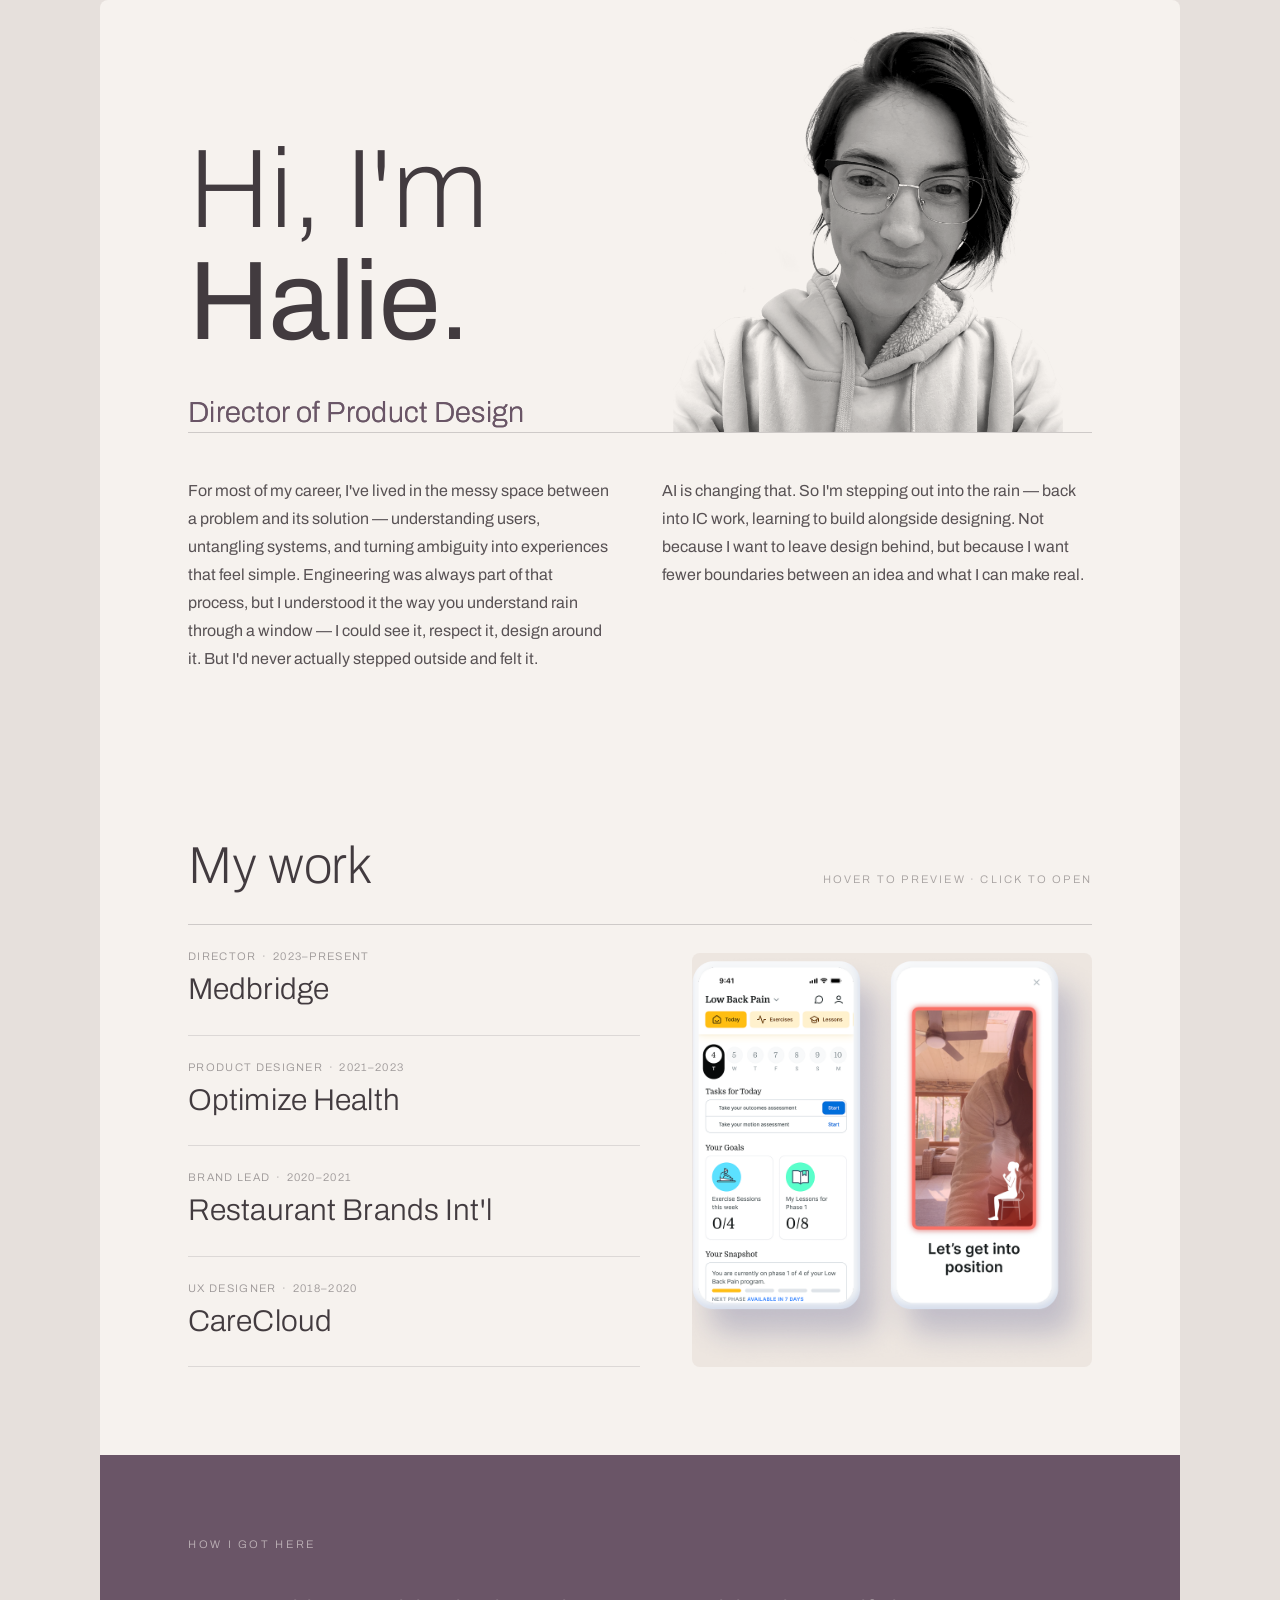
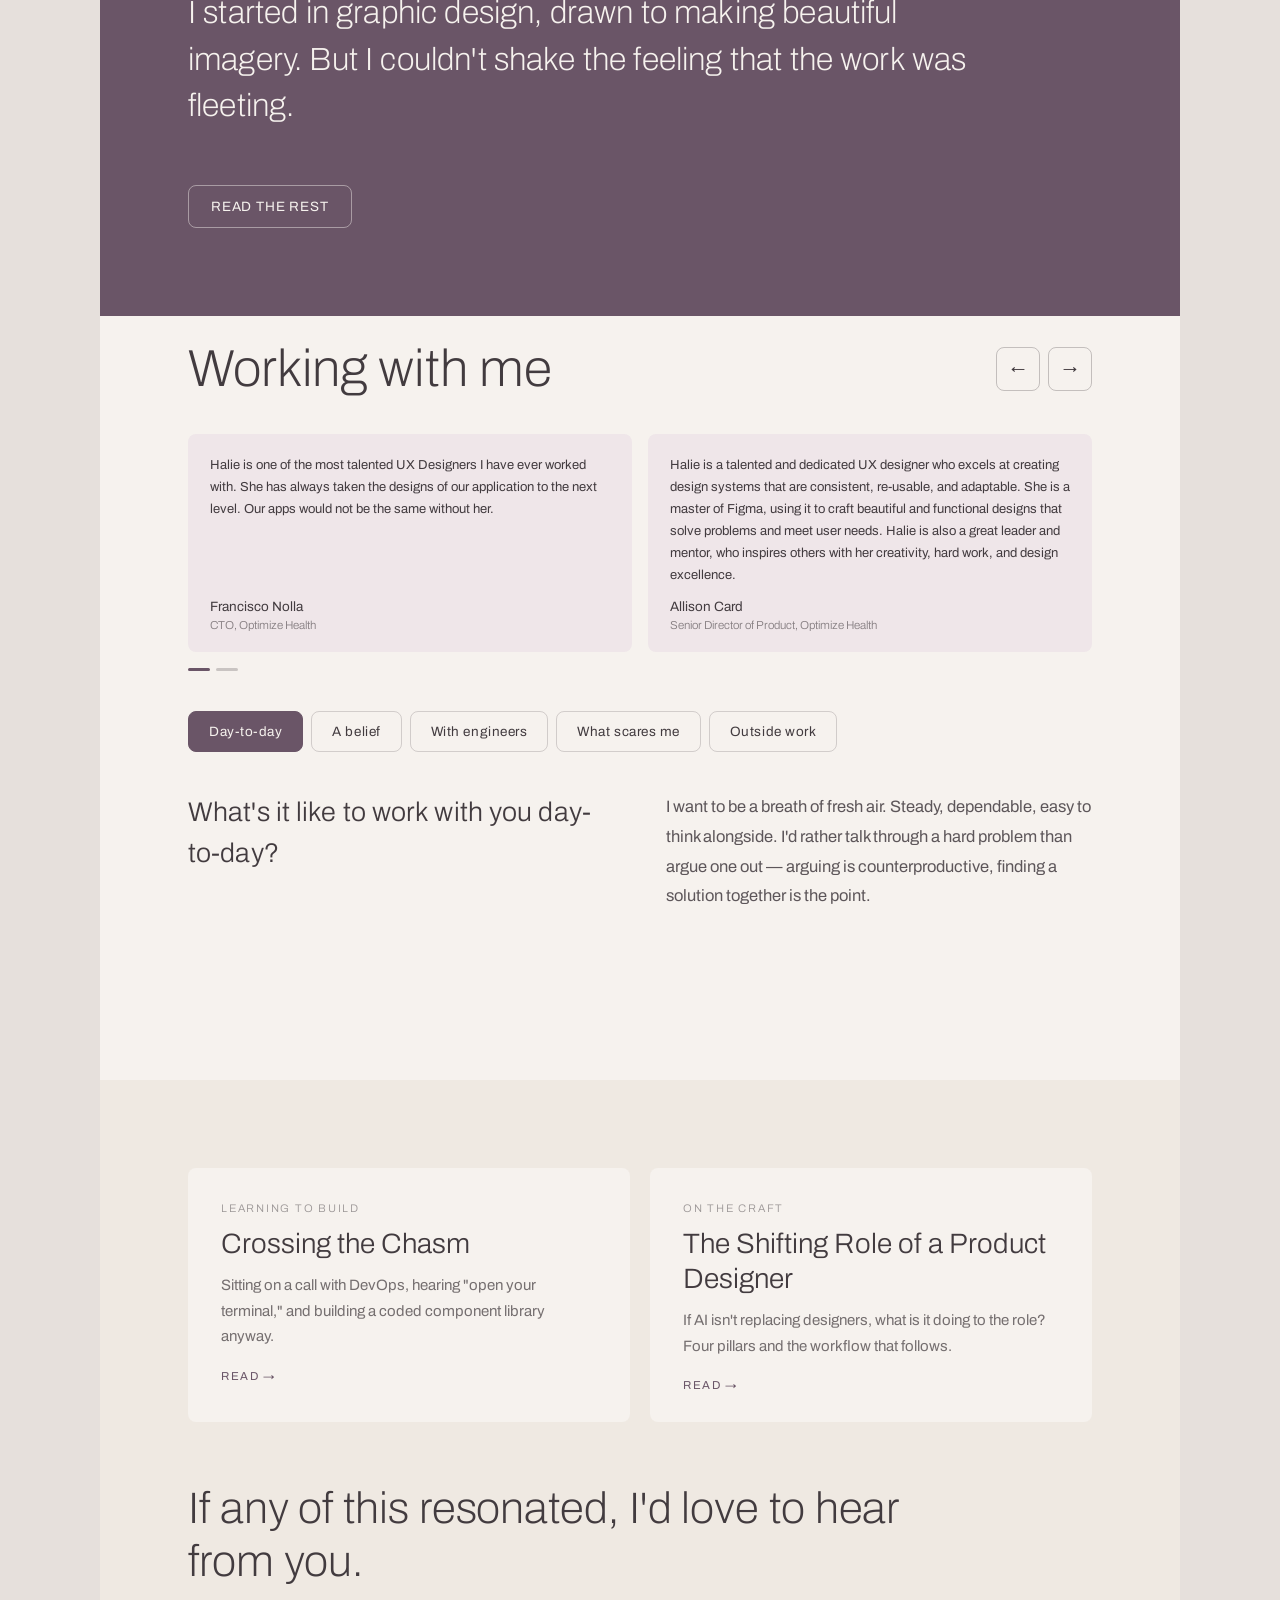
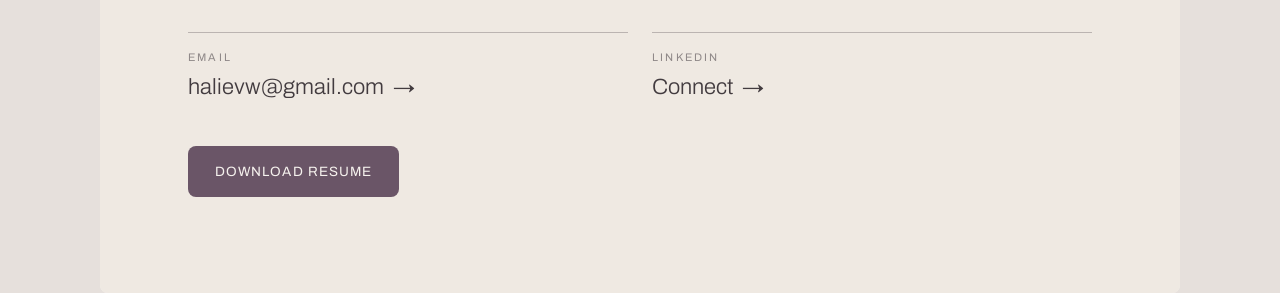
<file: index.html>
<!DOCTYPE html>
<html lang="en">
<head>
<meta charset="utf-8">
<meta name="viewport" content="width=device-width, initial-scale=1">
<title>Halie — Product Designer</title>
<link rel="stylesheet" href="styles.css?v=202609011606">
<style>
@keyframes gSlice{0%{clip-path:inset(0 0 84% 0);transform:translateX(-5px)}20%{clip-path:inset(26% 0 52% 0);transform:translateX(6px)}40%{clip-path:inset(58% 0 20% 0);transform:translateX(-7px)}60%{clip-path:inset(10% 0 72% 0);transform:translateX(4px)}80%{clip-path:inset(76% 0 2% 0);transform:translateX(-3px)}100%{clip-path:inset(0 0 0 0);transform:none}}
@keyframes gGhostA{0%,100%{transform:translate(0,0);clip-path:inset(0 0 0 0)}25%{transform:translate(-4px,-2px);clip-path:inset(0 0 62% 0)}50%{transform:translate(3px,1px);clip-path:inset(44% 0 26% 0)}75%{transform:translate(-2px,2px);clip-path:inset(70% 0 0 0)}}
@keyframes gGhostB{0%,100%{transform:translate(0,0);clip-path:inset(0 0 0 0)}25%{transform:translate(4px,2px);clip-path:inset(56% 0 8% 0)}50%{transform:translate(-3px,-1px);clip-path:inset(6% 0 66% 0)}75%{transform:translate(2px,-2px);clip-path:inset(32% 0 40% 0)}}
@keyframes gFlick{0%,100%{opacity:1}40%{opacity:.45}52%{opacity:1}68%{opacity:.7}}

.glitch { position: relative; display: inline-block; font-size: 29px; line-height: 1.3; letter-spacing: .01em; font-weight: 300; color: var(--plum); }
.glitch .base { position: relative; z-index: 2; display: inline-block; }
.glitch .ghost {
  position: absolute; left: 0; top: 0; z-index: 1;
  pointer-events: none; mix-blend-mode: multiply; opacity: 0;
}
.glitch .ghost-a { color: #c4a7b6; }
.glitch .ghost-b { color: #93a49c; }
.glitch.on .base { animation: gSlice .26s steps(5, end) 3, gFlick .2s steps(3, end) 4; }
.glitch.on .ghost-a { opacity: .95; animation: gGhostA .16s steps(2, end) 5; }
.glitch.on .ghost-b { opacity: .9; animation: gGhostB .19s steps(2, end) 4; }

/* Gradient reveal. The mask is a tall strip: opaque down to (mask height
   − 200px), then feathering to transparent over its last 200px. It starts
   entirely above the box and slides down, so its trailing soft edge sweeps
   through the copy — the first line clears while the last is still dissolving.

   mask-image is never transitioned (it is a discrete property and would snap
   on frame one, collapsing this back to a plain fade). Only mask-position
   animates, in pixels — percentage offsets resolve against
   (box size − mask size), which is negative here and inverts the sweep.

   homepage.js sets mask-size and both mask-position endpoints from the
   measured content height, so max-height lands on the real height and the
   feather clears the last line exactly as the box stops growing. That
   measurement is what keeps this correct on mobile, where the same copy runs
   more than twice as tall. */
.collapse {
  overflow: hidden;
  max-height: 0;
  -webkit-mask-image: linear-gradient(180deg, #000 0px, #000 calc(100% - 200px), transparent 100%);
          mask-image: linear-gradient(180deg, #000 0px, #000 calc(100% - 200px), transparent 100%);
  -webkit-mask-repeat: no-repeat;
          mask-repeat: no-repeat;
  -webkit-mask-size: 100% 700px;
          mask-size: 100% 700px;
  -webkit-mask-position: 0 -700px;
          mask-position: 0 -700px;
  transition: max-height .45s cubic-bezier(.45, 0, .55, 1),
              -webkit-mask-position .45s cubic-bezier(.45, 0, .55, 1),
                      mask-position .45s cubic-bezier(.45, 0, .55, 1);
}
.collapse.open {
  transition: max-height .7s cubic-bezier(.45, 0, .55, 1),
              -webkit-mask-position .7s cubic-bezier(.45, 0, .55, 1),
                      mask-position .7s cubic-bezier(.45, 0, .55, 1);
}
@media (prefers-reduced-motion: reduce) {
  .collapse, .collapse.open { transition-duration: 1ms; }
}

/* ── Hero ──────────────────────────────────────────────────────────────── */
.hero {
  display: grid;
  grid-template-columns: 1fr 430px;
  gap: 40px;
  align-items: end;
  padding: 0 90px 0 var(--gutter);
}
.hero-copy { padding: 72px 0 0; }
.hero-title {
  margin: 0;
  font-size: 112px;
  line-height: 1;
  letter-spacing: -.005em;
  font-weight: 200;
  color: var(--charcoal);
}
.hero-title span { font-weight: 400; }
.hero-sub { margin: 36px 0 0; min-height: 38px; }
.hero-portrait { width: 100%; height: auto; mix-blend-mode: multiply; }

.gutter { padding: 0 var(--gutter); }

.intro-cols {
  display: grid;
  grid-template-columns: 1fr 1fr;
  gap: 48px;
  max-width: 900px;
  padding: 44px 0 84px;
}
.intro-cols p { margin: 0; font-size: 16px; line-height: 1.75; color: rgba(66, 59, 63, .88); }

/* ── Sections ──────────────────────────────────────────────────────────── */
.sect { padding: 80px var(--gutter) 88px; }
.sect--qa { padding: 24px var(--gutter) 88px; }

.panel-plum { background: var(--plum); padding: 84px var(--gutter) 88px; }
.eyebrow-light {
  font: 300 11px/1 Archivo, sans-serif;
  letter-spacing: .24em;
  text-transform: uppercase;
  color: rgba(246, 242, 238, .6);
  margin-bottom: 40px;
}
.panel-lede {
  margin: 0 0 30px; max-width: 25em;
  font-size: 32px; line-height: 1.45; letter-spacing: .005em;
  font-weight: 200; color: var(--oat);
}
.panel-body { margin: 0 0 18px; max-width: 44em; font-size: 16px; line-height: 1.8; color: rgba(246, 242, 238, .8); }
.panel-body:last-child { margin-bottom: 0; }

.btn-outline-light {
  margin-top: 26px; padding: 13px 22px; border-radius: var(--radius);
  background: transparent; border: 1px solid rgba(246, 242, 238, .45);
  color: var(--oat); cursor: pointer; font-family: Archivo, sans-serif;
  font-weight: 400; font-size: 13.5px; letter-spacing: .06em; text-transform: uppercase;
}
.btn-outline-light:hover { background: var(--oat); color: var(--plum); border-color: var(--oat); }

.h2 { margin: 0; font-size: 52px; line-height: 1.1; letter-spacing: -.002em; font-weight: 200; color: var(--charcoal); }
.sect-head { display: flex; align-items: baseline; justify-content: space-between; gap: 16px; margin-bottom: 10px; }
.sect-head--mb36 { margin-bottom: 36px; align-items: center; }
.hint { font: 300 11px/1 Archivo, sans-serif; letter-spacing: .2em; text-transform: uppercase; color: rgba(66, 59, 63, .45); }

/* ── The work ──────────────────────────────────────────────────────────── */
/* minmax(0, …) on both tracks so neither refuses to shrink. With a plain
   1fr the left column floors at its content's minimum and shoves the fixed
   400px preview past the right gutter at tablet widths. */
.work-grid { display: grid; grid-template-columns: minmax(0, 1fr) minmax(0, 400px); gap: 52px; align-items: stretch; }
.work-row {
  display: flex; flex-direction: column; align-items: flex-start; gap: 9px;
  padding: 26px 0; border-bottom: 1px solid rgba(66, 59, 63, .14); text-decoration: none;
  transition: background .18s ease;
}
/* The nudge moves the text, not the box. padding-left relayouts the row,
   which can rewrap a name, change the list height, resize the stretched
   preview panel and re-crop its cover background — so the image appears to
   jump when only the text was meant to slide. transform is painted, not
   laid out, so nothing downstream can move. */
.work-row:hover, .work-row:focus-visible {
  background: var(--rose); border-radius: 8px;
  /* The 14%-opacity hairline vanishes once it is drawn along the bottom of a
     rose-filled, rounded box, so hovering would silently delete a rule and
     break the list's rhythm. Darkened just enough to survive the tint. */
  border-bottom-color: rgba(66, 59, 63, .3);
}
.work-row .meta, .work-row .name { transition: transform .18s ease; }
.work-row:hover .meta, .work-row:hover .name,
.work-row:focus-visible .meta, .work-row:focus-visible .name { transform: translateX(14px); }
.work-row .name { font-size: 30px; line-height: 1.25; letter-spacing: .004em; font-weight: 300; color: var(--charcoal); }
.work-row .meta {
  font: 300 11px/1 Archivo, sans-serif; letter-spacing: .12em; text-transform: uppercase;
  color: rgba(66, 59, 63, .5); white-space: nowrap;
}
/* Drawn rather than typed, so the two halves can be split onto separate lines
   without a stray middot ending up on one of them. */
.work-row .yr::before { content: '·'; padding: 0 .5em; }
/* Each row carries its own thumbnail for mobile, where there is no room for
   a shared hover panel. Desktop keeps the panel and hides these. */
.work-thumb { display: none; }
.work-preview-wrap { margin-top: 28px; display: flex; }
#work-preview { width: 100%; flex: 1 1 auto; border-radius: var(--radius); background: #ede6e0 center/cover no-repeat; }


/* ── Working with me ───────────────────────────────────────────────────── */
.quote-grid { display: grid; grid-template-columns: 1fr 1fr; gap: 16px; align-items: stretch; }
.quote-card {
  margin: 0; background: var(--rose); border-radius: var(--radius);
  padding: 20px 22px 18px; display: flex; flex-direction: column; gap: 12px; min-height: 150px;
}
.quote-card blockquote { margin: 0; flex: 1 1 auto; font-size: 13px; line-height: 1.7; color: var(--charcoal); }
.quote-card .qname { font-size: 13.5px; line-height: 1.4; color: var(--charcoal); }
.quote-card .qrole { font: 300 11.5px/1.5 Archivo, sans-serif; color: rgba(66, 59, 63, .62); }
.dots { display: flex; gap: 6px; margin-top: 16px; }
.dot {
  position: relative;
  width: 22px; height: 3px; border: 0; border-radius: 2px; cursor: pointer; padding: 0;
  background: rgba(66, 59, 63, .25); transition: background .2s ease;
}
.dot[aria-selected="true"] { background: var(--plum); }
/* The dot reads as a 3px pill but has to be tappable, so the hit area is
   expanded to the 44pt minimum without changing what is drawn. */
.dot::after {
  content: ''; position: absolute; left: 0; right: 0;
  top: 50%; transform: translateY(-50%); height: 44px;
}

.pill {
  flex: none; white-space: nowrap;
  padding: 12px 20px; border-radius: var(--radius); cursor: pointer;
  font-family: Archivo, sans-serif; font-weight: 400; font-size: 13.5px; letter-spacing: .04em;
  border: 1px solid rgba(66, 59, 63, .2); background: transparent; color: var(--charcoal);
  transition: all .2s ease;
}
.pill[aria-selected="true"] { border-color: var(--plum); background: var(--plum); color: var(--oat); }
.pill-row { display: flex; flex-wrap: wrap; gap: 8px; margin-bottom: 40px; }

/* min-height holds the section steady as answers of different lengths swap
   in. Without align-content:start the auto rows absorb that slack by
   stretching, which pads a variable amount of empty space under the question
   — the shorter the question, the bigger the gap. Pinning both axes to start
   keeps the headline-to-copy distance at exactly the row gap and lets the
   leftover space collect at the bottom instead. */
.qa-grid {
  display: grid; grid-template-columns: 1fr 1fr; gap: 52px; min-height: 200px;
  align-content: start; align-items: start;
}
.qa-question { margin: 0; font-size: 27px; line-height: 1.5; letter-spacing: .004em; font-weight: 300; color: var(--charcoal); }
.qa-answer { margin: 0; font-size: 16.5px; line-height: 1.8; color: rgba(66, 59, 63, .85); }
.qa-note { margin: 18px 0 0; font: 300 10.5px/1.5 Archivo, sans-serif; letter-spacing: .1em; text-transform: uppercase; color: rgba(66, 59, 63, .4); }

/* Tablet and below: a single quote, full width. Wider cards mean fewer
   lines per quote, so the section keeps less vertical space. */
@media (max-width: 1024px) {
  .quote-grid { grid-template-columns: 1fr; gap: 0; }
  .quote-card--second { display: none; }
  .work-grid { gap: 32px; }
}

/* The band where the two-column layout is still on but the left column has
   run out of room. Measured: the widest meta is a 217px nowrap string, and
   the list column drops to 212px at 820px wide and 132px at 740px — so the
   role and years spill out under the preview panel. The years move to their
   own line, and the preview gives up some width so the names stop being
   squeezed into a ribbon. */
@media (max-width: 900px) {
  .work-grid { grid-template-columns: minmax(0, 1fr) minmax(0, 280px); }
  .work-row .meta { display: flex; flex-direction: column; gap: 5px; }
  .work-row .yr::before { content: none; }
  .work-row .name { font-size: 26px; }
}

/* ── Mobile — 390pt target ─────────────────────────────────────────────── */
@media (max-width: 720px) {
  /* Hero type sits above the portrait and overlaps its top edge. The overlap
     is load-bearing for this layout, not decoration — hence the explicit
     stacking order, without which the positioned portrait would paint over
     the static type. The portrait cancels the gutter so it can run 78% wide
     off the right edge, as the design has it. */
  .hero { display: block; padding: 40px var(--gutter) 0; }
  .hero-copy { padding: 0; position: relative; z-index: 2; pointer-events: none; }
  .hero-title { font-size: 52px; line-height: 1.02; }
  .hero-sub { margin: 20px 0 0; min-height: 26px; }
  .glitch { font-size: 20px; }
  .hero-portrait-wrap {
    position: relative; z-index: 1;
    margin: -56px calc(-1 * var(--gutter)) 0;
  }
  .hero-portrait { width: 78%; margin-left: auto; }

  .intro-cols { display: flex; flex-direction: column; gap: 18px; padding: 28px 0 48px; max-width: none; }
  .intro-cols p { font-size: 15.5px; }

  .sect { padding: 48px var(--gutter) 52px; }
  .sect--qa { padding: 24px var(--gutter) 52px; }

  .panel-plum { padding: 48px var(--gutter) 52px; }
  .eyebrow-light { font-size: 10.5px; margin-bottom: 26px; }
  .panel-lede { font-size: 23px; margin-bottom: 24px; max-width: none; }
  .panel-body { font-size: 15px; margin-bottom: 16px; max-width: none; }
  .btn-outline-light { width: 100%; min-height: 48px; margin-top: 22px; font-size: 13px; }

  .h2 { font-size: 34px; }
  .sect-head { margin-bottom: 24px; align-items: center; }
  .hint { display: none; }

  /* One column, and every row carries its own thumbnail instead of the
     shared hover panel — there is no hover on a phone. */
  .work-grid { display: block; }
  .work-preview-wrap { display: none; }
  .work-row {
    display: block; padding: 20px 0;
    border-top: 1px solid rgba(66, 59, 63, .14); border-bottom: 0;
  }
  .work-row:last-child { border-bottom: 1px solid rgba(66, 59, 63, .14); }
  .work-row:hover, .work-row:focus-visible { border-radius: 0; }
  .work-row:hover .meta, .work-row:hover .name,
  .work-row:focus-visible .meta, .work-row:focus-visible .name { transform: none; }
  /* Full width again here, so the single line fits and is tidier. */
  .work-row .meta { display: block; font-size: 10.5px; letter-spacing: .14em; margin-bottom: 8px; }
  .work-row .yr::before { content: '·'; padding: 0 .5em; }
  .work-row .name { display: block; font-size: 24px; line-height: 1.2; margin-bottom: 14px; }
  .work-thumb { display: block; width: 100%; height: 150px; object-fit: cover; border-radius: var(--radius); }
  .work-thumb--contain { object-fit: contain; background: var(--oat-banner); }

  /* Stacked in the footer; no carousel now that the section header and its
     arrow pair are gone. */

  /* One quote at a time, four dots. */
  .quote-grid { grid-template-columns: 1fr; gap: 0; }
  .quote-card { padding: 22px 22px 20px; min-height: 190px; gap: 14px; }
  .quote-card blockquote { font-size: 13.5px; line-height: 1.75; }
  .quote-card .qname { font-size: 14px; }
  .quote-card .qrole { font-size: 12px; }
  .dots { margin-top: 14px; margin-bottom: 34px; }
  .dot { width: 20px; }

  /* Pills scroll horizontally rather than wrapping. */
  .pill-row {
    flex-wrap: nowrap; overflow-x: auto; padding-bottom: 4px; margin-bottom: 28px;
    scrollbar-width: none; -ms-overflow-style: none;
  }
  .pill-row::-webkit-scrollbar { display: none; }
  .pill { min-height: 44px; padding: 12px 18px; font-size: 13px; }

  .qa-grid { grid-template-columns: 1fr; gap: 18px; min-height: 280px; }
  .qa-question { font-size: 21px; line-height: 1.4; }
  .qa-answer { font-size: 15.5px; }
}
</style>
</head>
<body>

<main class="page">

  <header class="hero">
    <div class="hero-copy">
      <h1 class="hero-title">Hi, I'm<br><span>Halie.</span></h1>
      <div class="hero-sub">
        <span class="glitch" id="glitch">
          <span class="base">Director of Product Design</span>
          <span class="ghost ghost-a" aria-hidden="true">Director of Product Design</span>
          <span class="ghost ghost-b" aria-hidden="true">Director of Product Design</span>
        </span>
      </div>
    </div>
    <div class="hero-portrait-wrap">
      <img class="hero-portrait" src="assets/halie-portrait.png" alt="Halie">
    </div>
  </header>

  <div class="gutter">
    <hr class="rule" style="background:rgba(66,59,63,.22)">
    <div class="intro-cols">
      <p>For most of my career, I've lived in the messy space between a problem and its solution — understanding users, untangling systems, and turning ambiguity into experiences that feel simple. Engineering was always part of that process, but I understood it the way you understand rain through a window — I could see it, respect it, design around it. But I'd never actually stepped outside and felt it.</p>
      <p>AI is changing that. So I'm stepping out into the rain — back into IC work, learning to build alongside designing. Not because I want to leave design behind, but because I want fewer boundaries between an idea and what I can make real.</p>
    </div>
  </div>


  <section class="sect">
    <div class="sect-head">
      <h2 class="h2">My work</h2>
      <span class="hint">hover to preview · click to open</span>
    </div>
    <hr class="rule" style="background:rgba(66,59,63,.22);margin:30px 0 0">
    <div class="work-grid">
      <!-- Reverse chronological — newest first — at every width. -->
      <div id="work-list">
        <a href="medbridge.html" class="work-row" data-work="3">
          <span class="meta"><span class="role">Director</span><span class="yr">2023–Present</span></span>
          <span class="name">Medbridge</span>
          <img class="work-thumb work-thumb--contain" src="uploads/assets-1787975245904-t1i7.png" alt="Medbridge Pathways mobile screens">
        </a>
        <a href="optimize-health.html" class="work-row" data-work="2">
          <span class="meta"><span class="role">Product Designer</span><span class="yr">2021–2023</span></span>
          <span class="name">Optimize Health</span>
          <img class="work-thumb" src="uploads/assets-1787975017498-jzsn.webp" alt="Optimize Health patient list on a laptop">
        </a>
        <a href="rbi.html" class="work-row" data-work="1">
          <span class="meta"><span class="role">Brand Lead</span><span class="yr">2020–2021</span></span>
          <span class="name">Restaurant Brands Int'l</span>
          <img class="work-thumb" src="uploads/assets-1787974993322-50lf.avif" alt="RBI brand app screens">
        </a>
        <a href="carecloud.html" class="work-row" data-work="0">
          <span class="meta"><span class="role">UX Designer</span><span class="yr">2018–2020</span></span>
          <span class="name">CareCloud</span>
          <img class="work-thumb" src="uploads/assets-1787974982619-ut64.webp" alt="CareCloud analytics dashboard on a tablet">
        </a>
      </div>
      <div class="work-preview-wrap">
        <div id="work-preview" role="img" aria-label="Selected work preview"></div>
      </div>
    </div>
  </section>

  <section class="panel-plum">
    <div class="eyebrow-light">How I got here</div>
    <p class="panel-lede">I started in graphic design, drawn to making beautiful imagery. But I couldn't shake the feeling that the work was fleeting.</p>
    <div class="collapse" id="bio-more">
      <p class="panel-body">Once it was seen, it was done. Beauty and trends came and went, and each piece served its purpose once and disappeared.</p>
      <p class="panel-body">Then I was hired as a UX designer at CareCloud, and I had no idea what I was doing. I'd been thrown into the deep end of something far more complex than I'd ever touched. Turns out, I was a good swimmer. Healthcare product design didn't feel fleeting — it felt like something I could actually build on, and I fell for it fast.</p>
      <p class="panel-body">From there: RBI, Optimize Health, and eventually Medbridge, where I stepped into management — not because I sought it out, but because someone believed I was ready before I did. Three and a half years later, I've got a small, mighty team. And for the last nine months, we've been figuring out what "design engineer" even means — building our own component library, shipping front-end code alongside engineering, closing the gap handoff usually creates.</p>
      <p class="panel-body">Which is what brought me back here. Ready to be an IC again, right as this shift is happening.</p>
    </div>
    <button id="bio-toggle" class="btn-outline-light" aria-expanded="false" aria-controls="bio-more">Read the rest</button>
  </section>


  <section class="sect--qa">
    <div class="sect-head sect-head--mb36">
      <h2 class="h2">Working with me</h2>
      <div style="display:flex;gap:8px;flex:none">
        <button class="arrow-btn" id="quote-prev" aria-label="Previous quote">&larr;</button>
        <button class="arrow-btn" id="quote-next" aria-label="Next quote">&rarr;</button>
      </div>
    </div>

    <div style="margin:0 0 40px">
      <div class="quote-grid">
        <figure class="quote-card">
          <blockquote data-quote-text="0"></blockquote>
          <figcaption>
            <div class="qname" data-quote-name="0"></div>
            <div class="qrole" data-quote-role="0"></div>
          </figcaption>
        </figure>
        <figure class="quote-card quote-card--second">
          <blockquote data-quote-text="1"></blockquote>
          <figcaption>
            <div class="qname" data-quote-name="1"></div>
            <div class="qrole" data-quote-role="1"></div>
          </figcaption>
        </figure>
      </div>
      <div class="dots" id="quote-dots"></div>
    </div>

    <div class="pill-row" id="qa-tabs" role="tablist">
      <button class="pill" role="tab" data-tab="0">Day-to-day</button>
      <button class="pill" role="tab" data-tab="1">A belief</button>
      <button class="pill" role="tab" data-tab="2">With engineers</button>
      <button class="pill" role="tab" data-tab="3">What scares me</button>
      <button class="pill" role="tab" data-tab="4">Outside work</button>
    </div>
    <div class="qa-grid">
      <p class="qa-question" id="qa-question"></p>
      <div>
        <p class="qa-answer" id="qa-answer"></p>
        <p class="qa-note" id="qa-note"></p>
      </div>
    </div>
  </section>

  <section class="contact">
    <div class="writing-grid">
      <a href="crossing-the-chasm.html" class="writing-card">
        <span class="kicker">Learning to build</span>
        <span class="title">Crossing the Chasm</span>
        <span class="summary">Sitting on a call with DevOps, hearing "open your terminal," and building a coded component library anyway.</span>
        <span class="more">Read &rarr;</span>
      </a>
      <a href="shifting-role.html" class="writing-card">
        <span class="kicker">On the craft</span>
        <span class="title">The Shifting Role of a Product Designer</span>
        <span class="summary">If AI isn't replacing designers, what is it doing to the role? Four pillars and the workflow that follows.</span>
        <span class="more">Read &rarr;</span>
      </a>
    </div>

    <h2>If any of this resonated, I'd love to hear from you.</h2>
    <div class="contact-grid">
      <a href="mailto:halievw@gmail.com?subject=Let%E2%80%99s%20Connect" class="contact-item">
        <span class="label">Email</span>
        <span class="value">halievw@gmail.com</span>
      </a>
      <a href="https://www.linkedin.com/in/haliestrike/" class="contact-item" target="_blank" rel="noopener noreferrer">
        <span class="label">LinkedIn</span>
        <span class="value">Connect</span>
      </a>
    </div>
    <div class="contact-actions">
      <a href="HalieStrike_Resume.pdf" class="btn btn-primary" download>Download resume</a>
    </div>
  </section>

</main>

<script src="homepage.js?v=202609011606"></script>
</body>
</html>
</file>
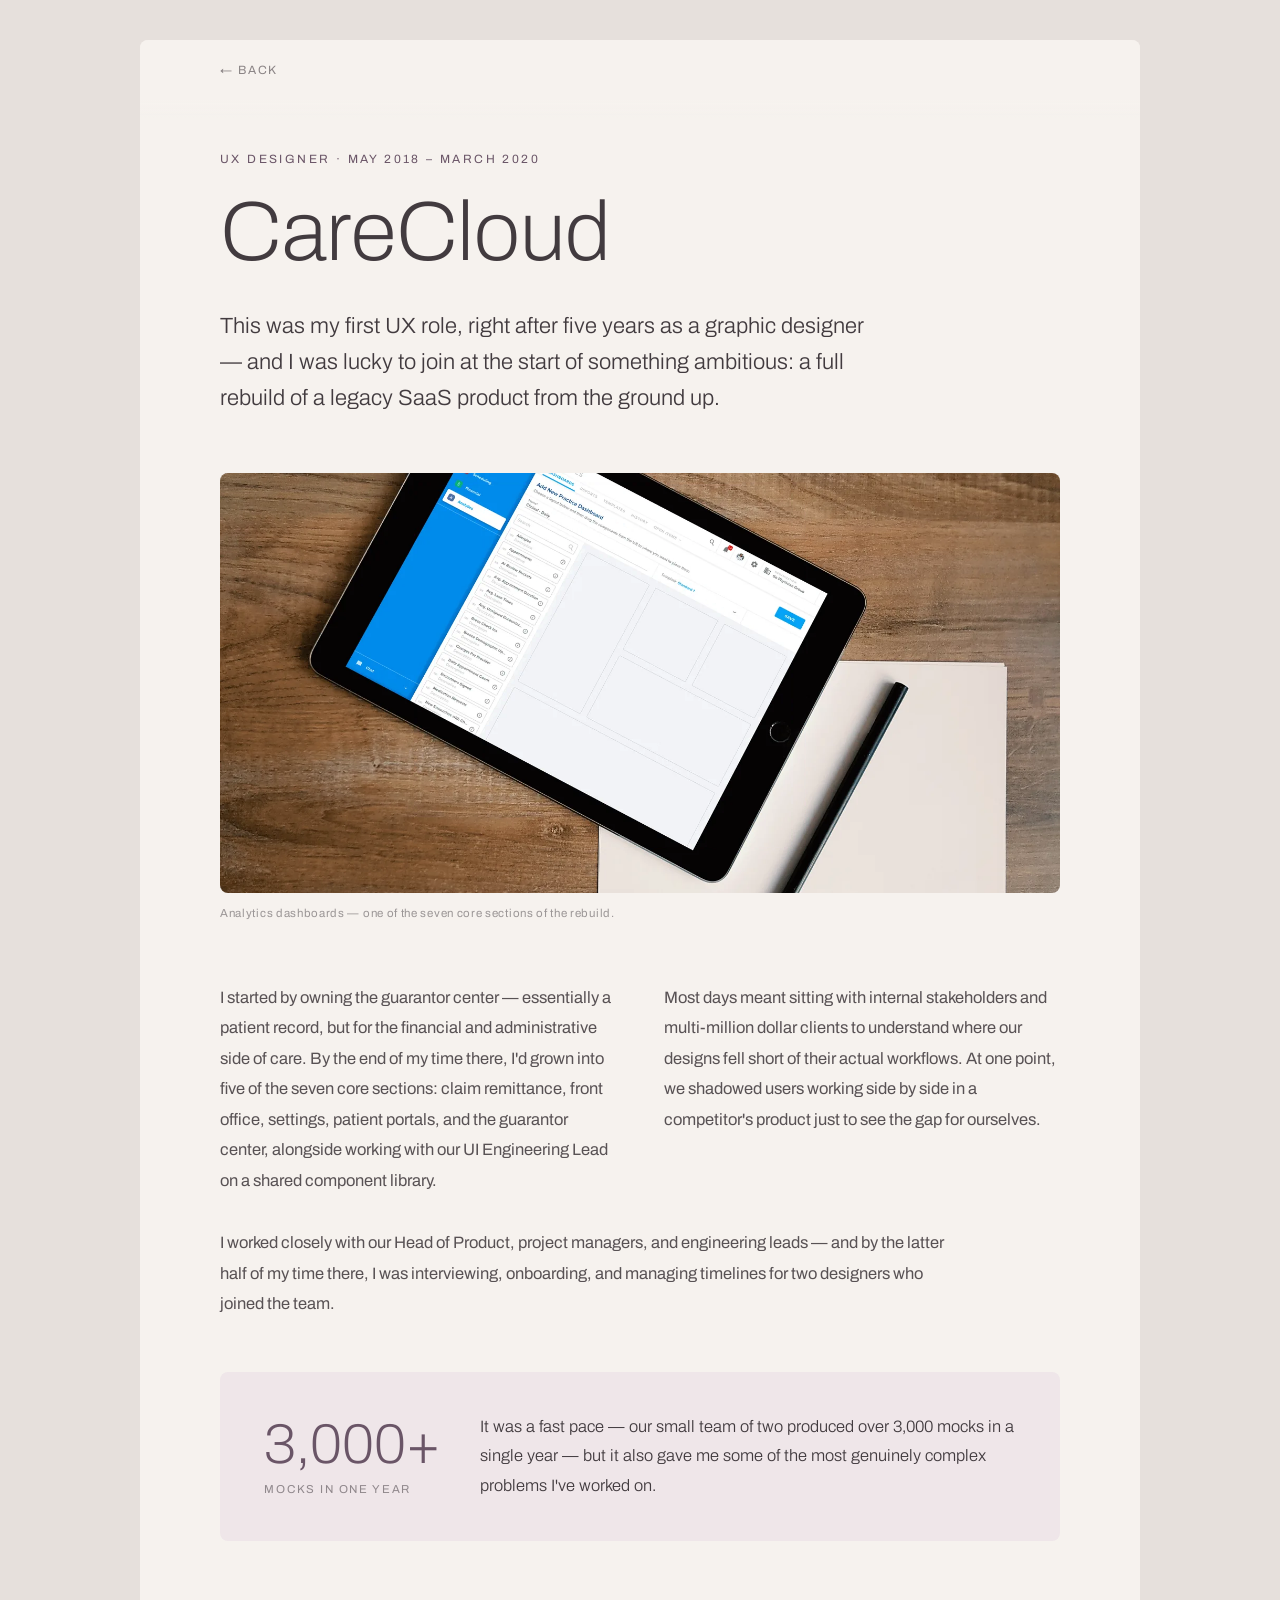
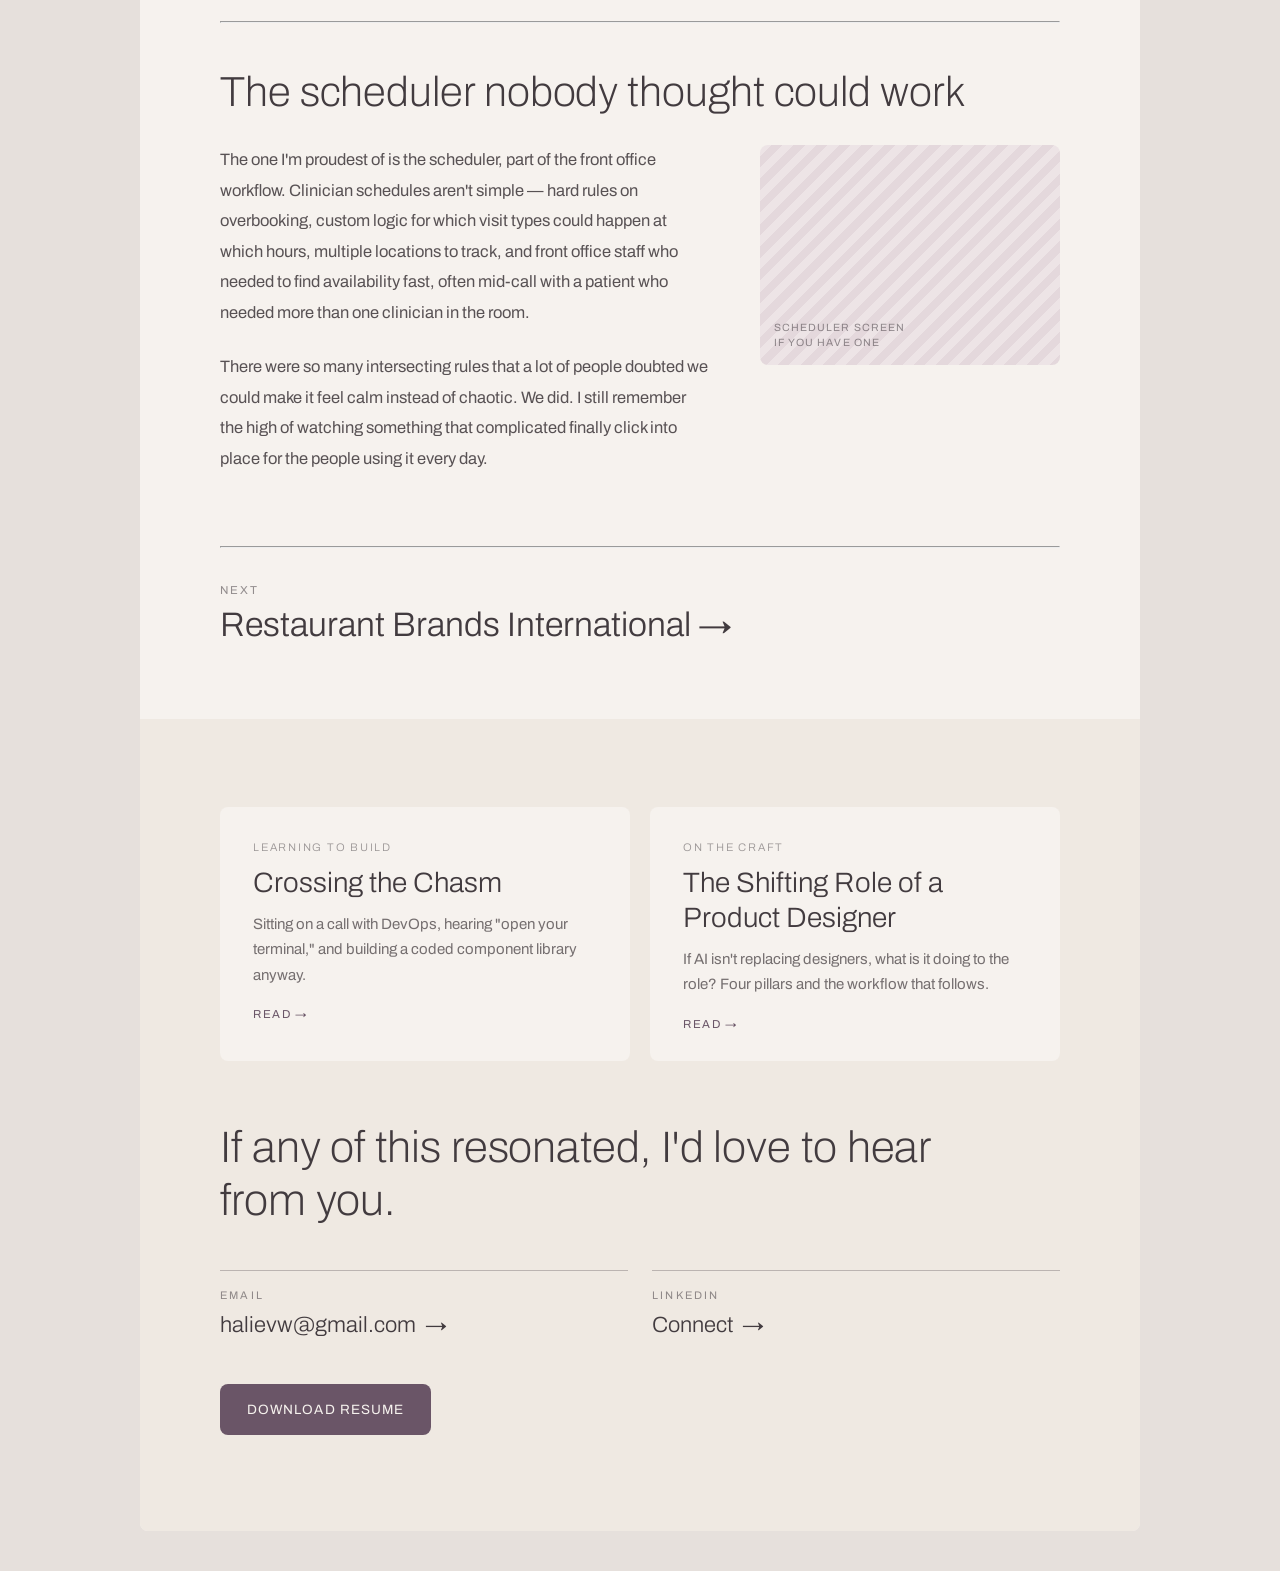
<file: carecloud.html>
<!DOCTYPE html>
<html lang="en">
<head>
<meta charset="utf-8">
<meta name="viewport" content="width=device-width, initial-scale=1">
<title>CareCloud — Halie</title>
<link rel="stylesheet" href="styles.css?v=202609011606">
<style>
.pill {
  padding: 12px 20px; border-radius: 8px; cursor: pointer;
  font-family: Archivo, sans-serif; font-weight: 400; font-size: 13.5px; letter-spacing: .04em;
  border: 1px solid rgba(66,59,63,.2); background: transparent; color: var(--charcoal);
  transition: all .2s ease;
}
.pill[aria-selected="true"] { border-color: var(--plum); background: var(--plum); color: var(--oat); }

.nav-btn {
  width: 34px; height: 34px; border-radius: 8px; border: 1px solid rgba(66,59,63,.28);
  background: transparent; color: var(--charcoal); cursor: pointer;
  font-family: Archivo, sans-serif; font-size: 14px; line-height: 1;
}
.nav-btn:hover { background: var(--plum); color: var(--oat); border-color: var(--plum); }

.role-line {
  font: 400 12px Archivo, sans-serif; letter-spacing: .2em; text-transform: uppercase;
  color: var(--plum); margin-bottom: 24px;
}
.lede { margin: 0; max-width: 30em; font-size: 22px; line-height: 1.65; font-weight: 300; color: var(--charcoal); }
.body-copy { margin: 0; font-size: 16.5px; line-height: 1.85; color: rgba(66,59,63,.88); }
.caption { margin: 14px 0 0; font: 400 11.5px Archivo, sans-serif; letter-spacing: .06em; color: rgba(66,59,63,.5); }
.section-h2 { margin: 0 0 28px; max-width: 22em; font-size: 42px; line-height: 1.2; letter-spacing: -.002em; font-weight: 200; color: var(--charcoal); }
.chapter-label { font: 400 11.5px Archivo, sans-serif; letter-spacing: .2em; text-transform: uppercase; color: rgba(66,59,63,.5); margin-bottom: 18px; }

.cs-title { margin: 0 0 32px; font-size: 84px; line-height: 1.02; letter-spacing: -.004em; font-weight: 200; color: var(--charcoal); }
.two-col { display: grid; grid-template-columns: 1fr 1fr; gap: 48px; }
.copy-aside { display: grid; grid-template-columns: 1fr 300px; gap: 52px; align-items: start; }
.facts-3 { display: grid; grid-template-columns: 1fr 1fr 1fr; gap: 20px; }
.pair-grid { display: grid; grid-template-columns: 1fr 1fr; gap: 20px; }
.pair-grid--wide { gap: 40px; }
.ws-grid { display: grid; grid-template-columns: 1fr 340px; gap: 52px; align-items: start; min-height: 360px; }
.stat-callout { background: var(--rose); border-radius: var(--radius); padding: 40px 44px; display: grid; grid-template-columns: auto 1fr; gap: 40px; align-items: center; }
.pill-row { display: flex; flex-wrap: wrap; gap: 8px; margin-bottom: 36px; }
.plum-body { margin: 0 0 22px; max-width: 44em; font-size: 17px; line-height: 1.85; color: rgba(246,242,238,.84); }
.plum-body--last { margin-bottom: 0; }

/* ── Mobile — 390pt target ─────────────────────────────────────────────── */
@media (max-width: 720px) {
  .two-col, .copy-aside, .facts-3, .pair-grid, .ws-grid { grid-template-columns: 1fr; gap: 20px; }
  .ws-grid { min-height: 0; gap: 20px; }
  .stat-callout { grid-template-columns: 1fr; gap: 18px; padding: 28px 24px; }

  /* Tabs scroll rather than wrap; the last one is otherwise clipped. */
  .pill-row {
    flex-wrap: nowrap; overflow-x: auto; padding-bottom: 4px; margin-bottom: 26px;
    scrollbar-width: none; -ms-overflow-style: none;
  }
  .pill-row::-webkit-scrollbar { display: none; }
  .pill { flex: none; white-space: nowrap; min-height: 44px; padding: 12px 16px; font-size: 13px; }

  .cs-title { font-size: 44px; line-height: 1.04; margin-bottom: 22px; }
  .role-line { font-size: 11px; letter-spacing: .2em; margin-bottom: 16px; }
  /* The lede matches the body weight on mobile — deliberate in the spec. */
  .lede { font-size: 18px; line-height: 1.6; font-weight: 400; max-width: none; }
  .body-copy { font-size: 15.5px; line-height: 1.8; max-width: none !important; }
  .plum-body { font-size: 15.5px; line-height: 1.8; font-weight: 300; margin-bottom: 18px; max-width: none; }
  .section-h2 { font-size: 32px; line-height: 1.15; margin-bottom: 20px; max-width: none; }
  .chapter-label { font-size: 11px; margin-bottom: 14px; }
  .caption { font-size: 11px; }
  .nav-btn { width: 44px; height: 44px; }
}
</style>
</head>
<body>

<main class="page page--narrow" style="margin:40px auto">
<article id="carecloud">
  <div class="back-bar">
    <a href="index.html" class="back-link">← Back</a>
  </div>

  <div style="padding:52px var(--gutter) 0">
    <div class="role-line">UX Designer · May 2018 – March 2020</div>
    <h1 class="cs-title">CareCloud</h1>
    <p class="lede">This was my first UX role, right after five years as a graphic designer — and I was lucky to join at the start of something ambitious: a full rebuild of a legacy SaaS product from the ground up.</p>
  </div>

  <div style="padding:56px var(--gutter) 0">
    <img src="uploads/assets-1787974982619-ut64.webp" alt="CareCloud analytics dashboard on a tablet" style="width:100%;height:420px;object-fit:cover;border-radius:8px">
    <p class="caption">Analytics dashboards — one of the seven core sections of the rebuild.</p>
  </div>

  <div style="padding:64px var(--gutter) 0">
    <div class="two-col">
      <p class="body-copy">I started by owning the guarantor center — essentially a patient record, but for the financial and administrative side of care. By the end of my time there, I'd grown into five of the seven core sections: claim remittance, front office, settings, patient portals, and the guarantor center, alongside working with our UI Engineering Lead on a shared component library.</p>
      <p class="body-copy">Most days meant sitting with internal stakeholders and multi-million dollar clients to understand where our designs fell short of their actual workflows. At one point, we shadowed users working side by side in a competitor's product just to see the gap for ourselves.</p>
    </div>
    <p class="body-copy" style="margin-top:32px;max-width:44em">I worked closely with our Head of Product, project managers, and engineering leads — and by the latter half of my time there, I was interviewing, onboarding, and managing timelines for two designers who joined the team.</p>
  </div>

  <div style="padding:52px var(--gutter) 0">
    <div class="stat-callout">
      <div>
        <div style="font-size:56px;line-height:1;font-weight:200;color:#6a5567">3,000+</div>
        <div style="font:400 11.5px Archivo;letter-spacing:.16em;text-transform:uppercase;color:rgba(66,59,63,.55);margin-top:10px">mocks in one year</div>
      </div>
      <p style="margin:0;font-size:16.5px;line-height:1.8;font-weight:300;color:#423b3f">It was a fast pace — our small team of two produced over 3,000 mocks in a single year — but it also gave me some of the most genuinely complex problems I've worked on.</p>
    </div>
  </div>

  <div style="padding:72px var(--gutter) 0">
    <hr class="rule--strong" style="margin-bottom:44px">
    <h2 class="section-h2">The scheduler nobody thought could work</h2>
    <div class="copy-aside">
      <div>
        <p class="body-copy" style="margin-bottom:24px">The one I'm proudest of is the scheduler, part of the front office workflow. Clinician schedules aren't simple — hard rules on overbooking, custom logic for which visit types could happen at which hours, multiple locations to track, and front office staff who needed to find availability fast, often mid-call with a patient who needed more than one clinician in the room.</p>
        <p class="body-copy">There were so many intersecting rules that a lot of people doubted we could make it feel calm instead of chaotic. We did. I still remember the high of watching something that complicated finally click into place for the people using it every day.</p>
      </div>
      <div class="imgph" style="height:220px"><span>scheduler screen<br>if you have one</span></div>
    </div>
  </div>

  <div style="padding:64px var(--gutter) 72px">
    <hr class="rule--strong" style="margin-bottom:36px">
    <a href="rbi.html" class="next-link" style="margin-bottom:-20px">
      <span class="eyebrow">Next</span>
      <span class="title" style="font-size:34px">Restaurant Brands International →</span>
    </a>
  </div>

  <section class="contact">
    <div class="writing-grid">
      <a href="crossing-the-chasm.html" class="writing-card">
        <span class="kicker">Learning to build</span>
        <span class="title">Crossing the Chasm</span>
        <span class="summary">Sitting on a call with DevOps, hearing "open your terminal," and building a coded component library anyway.</span>
        <span class="more">Read &rarr;</span>
      </a>
      <a href="shifting-role.html" class="writing-card">
        <span class="kicker">On the craft</span>
        <span class="title">The Shifting Role of a Product Designer</span>
        <span class="summary">If AI isn't replacing designers, what is it doing to the role? Four pillars and the workflow that follows.</span>
        <span class="more">Read &rarr;</span>
      </a>
    </div>

    <h2>If any of this resonated, I'd love to hear from you.</h2>
    <div class="contact-grid">
      <a href="mailto:halievw@gmail.com?subject=Let%E2%80%99s%20Connect" class="contact-item">
        <span class="label">Email</span>
        <span class="value">halievw@gmail.com</span>
      </a>
      <a href="https://www.linkedin.com/in/haliestrike/" class="contact-item" target="_blank" rel="noopener noreferrer">
        <span class="label">LinkedIn</span>
        <span class="value">Connect</span>
      </a>
    </div>
    <div class="contact-actions">
      <a href="HalieStrike_Resume.pdf" class="btn btn-primary" download>Download resume</a>
    </div>
  </section>
</article>

</main>
<script src="lightbox.js?v=202609011606"></script>
</body>
</html>
</file>
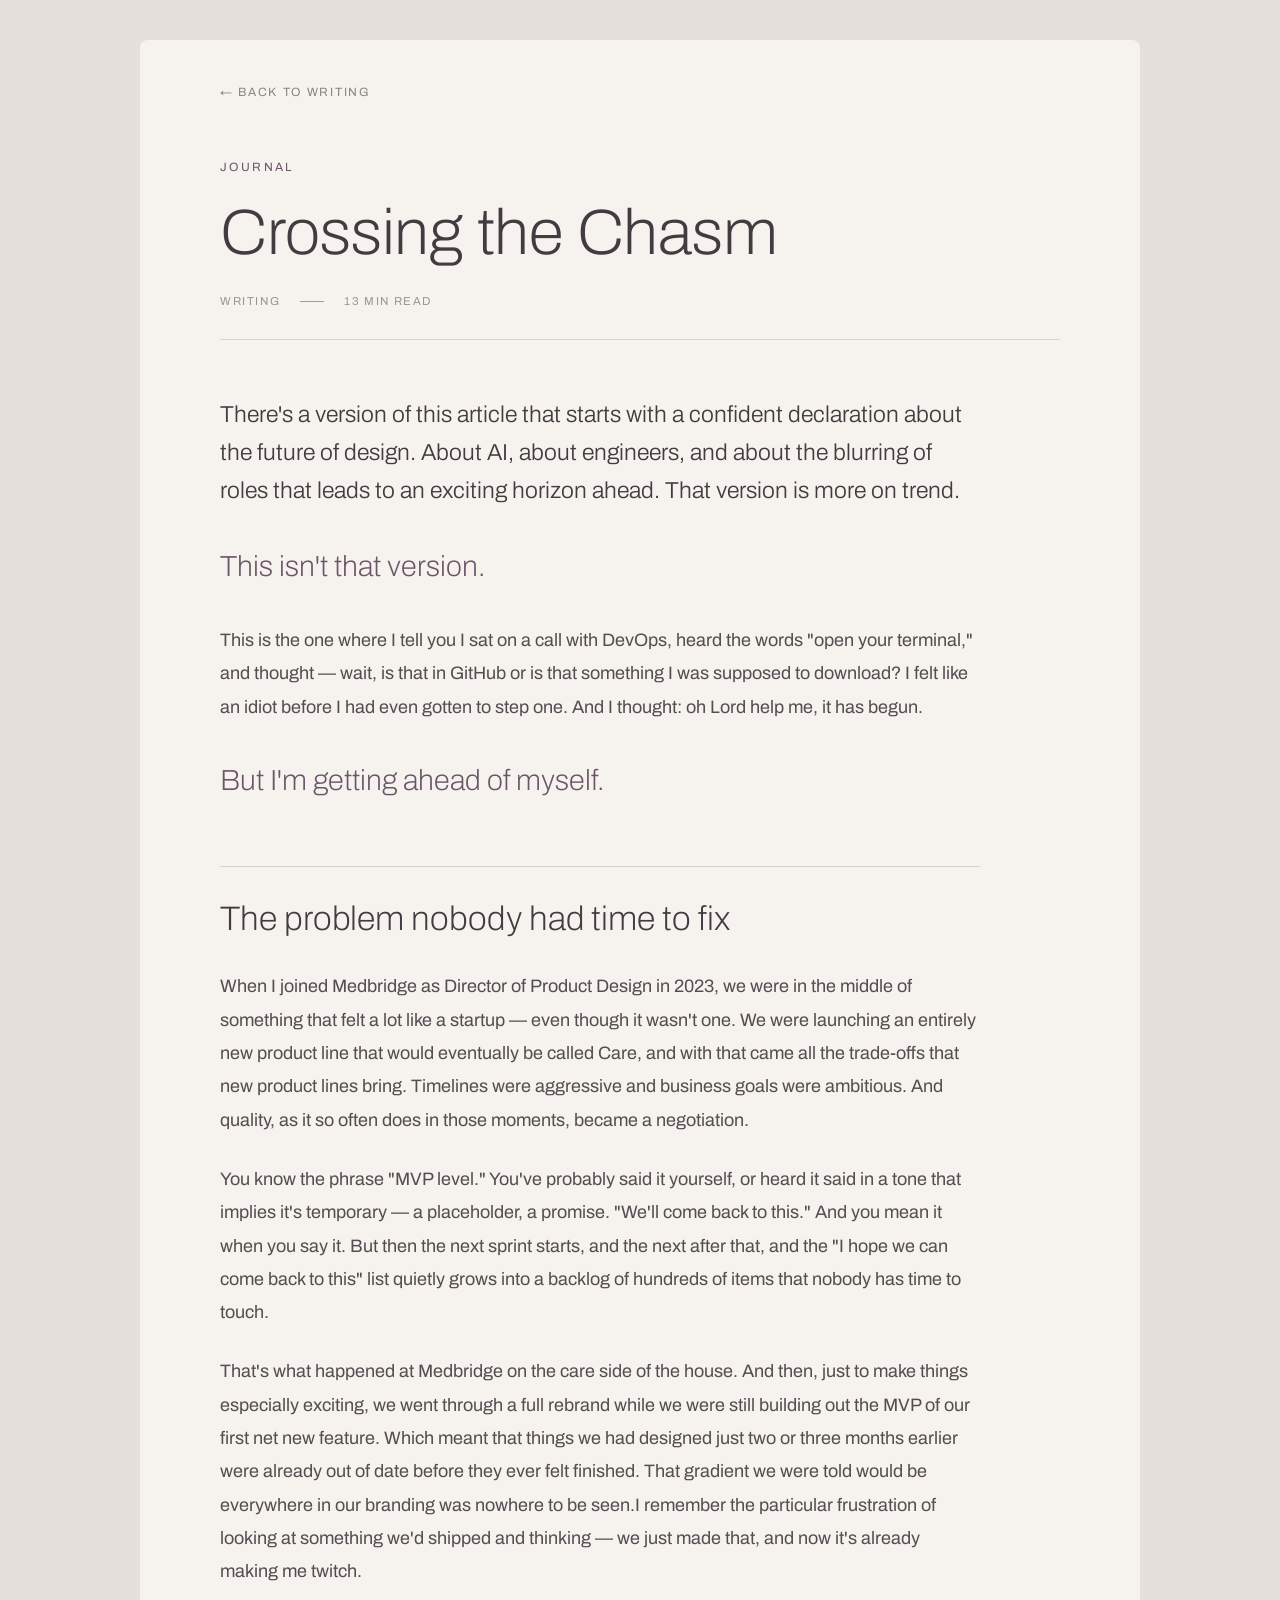
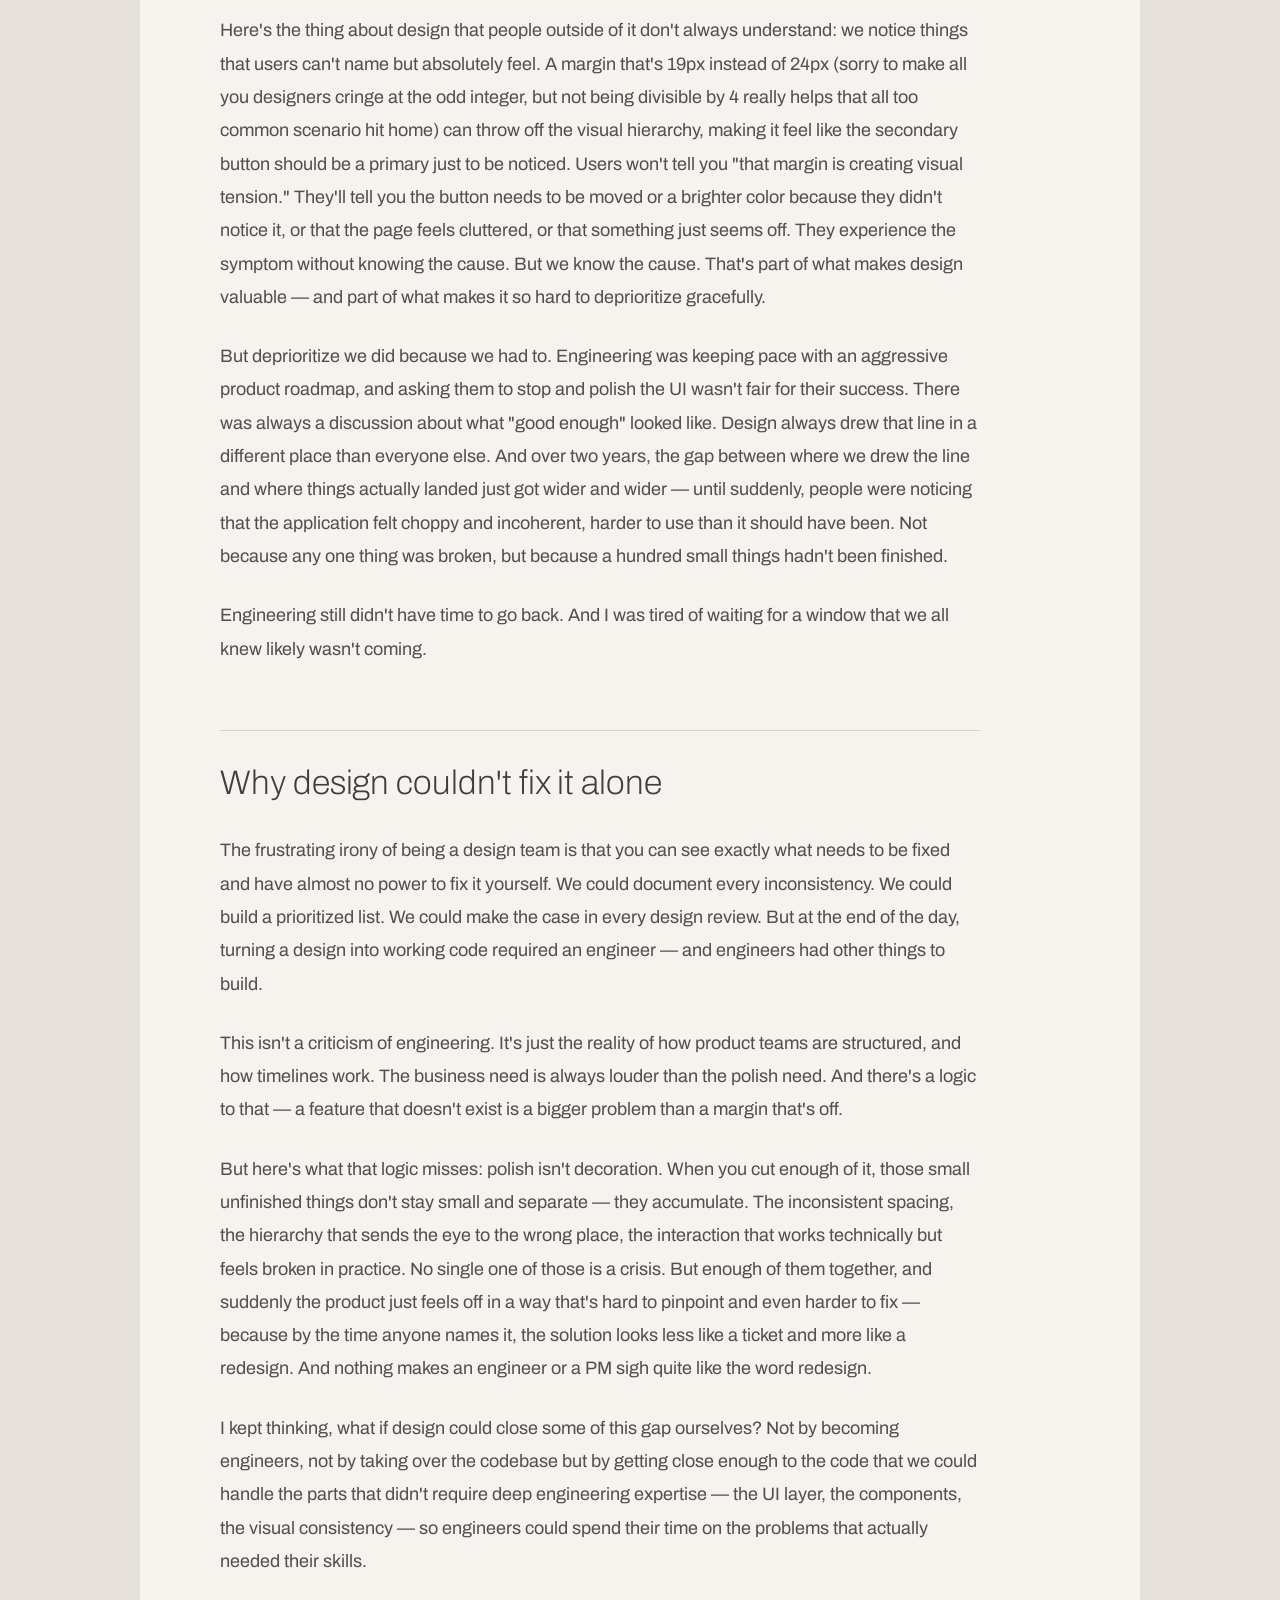
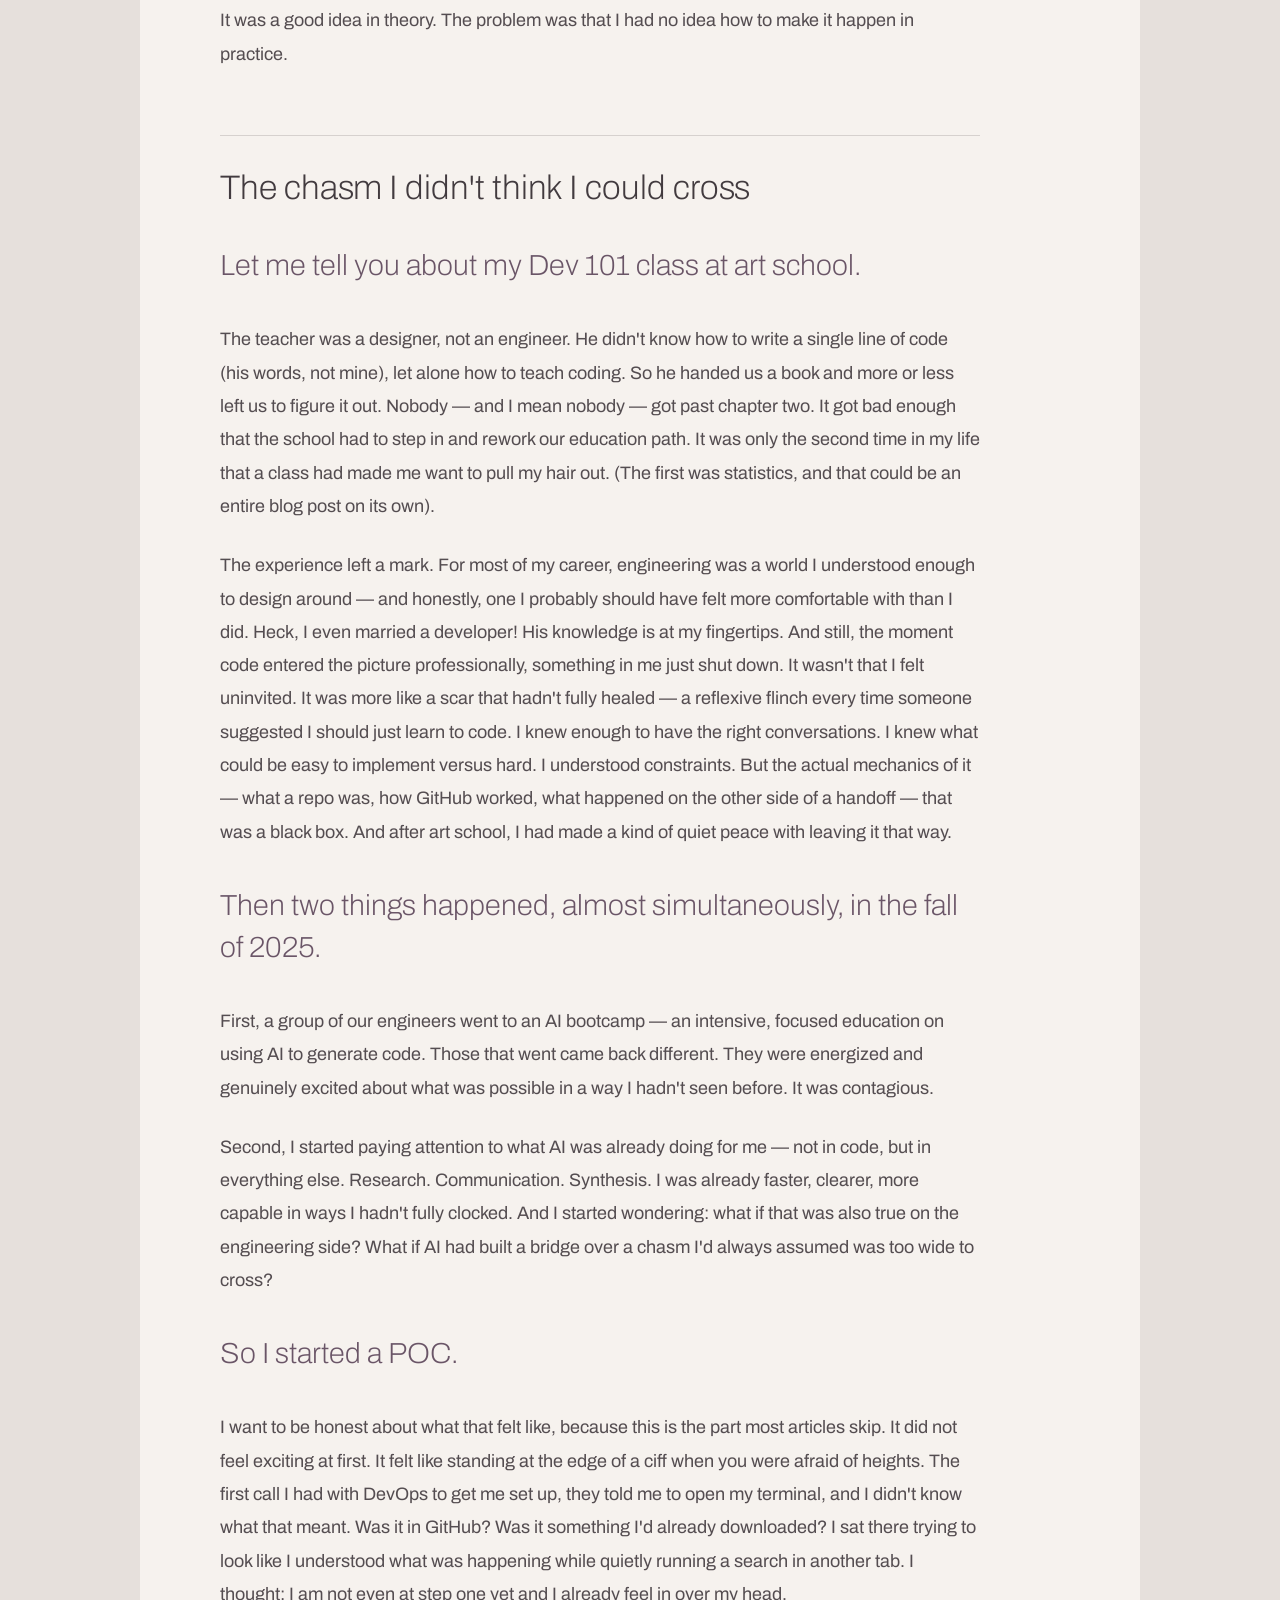
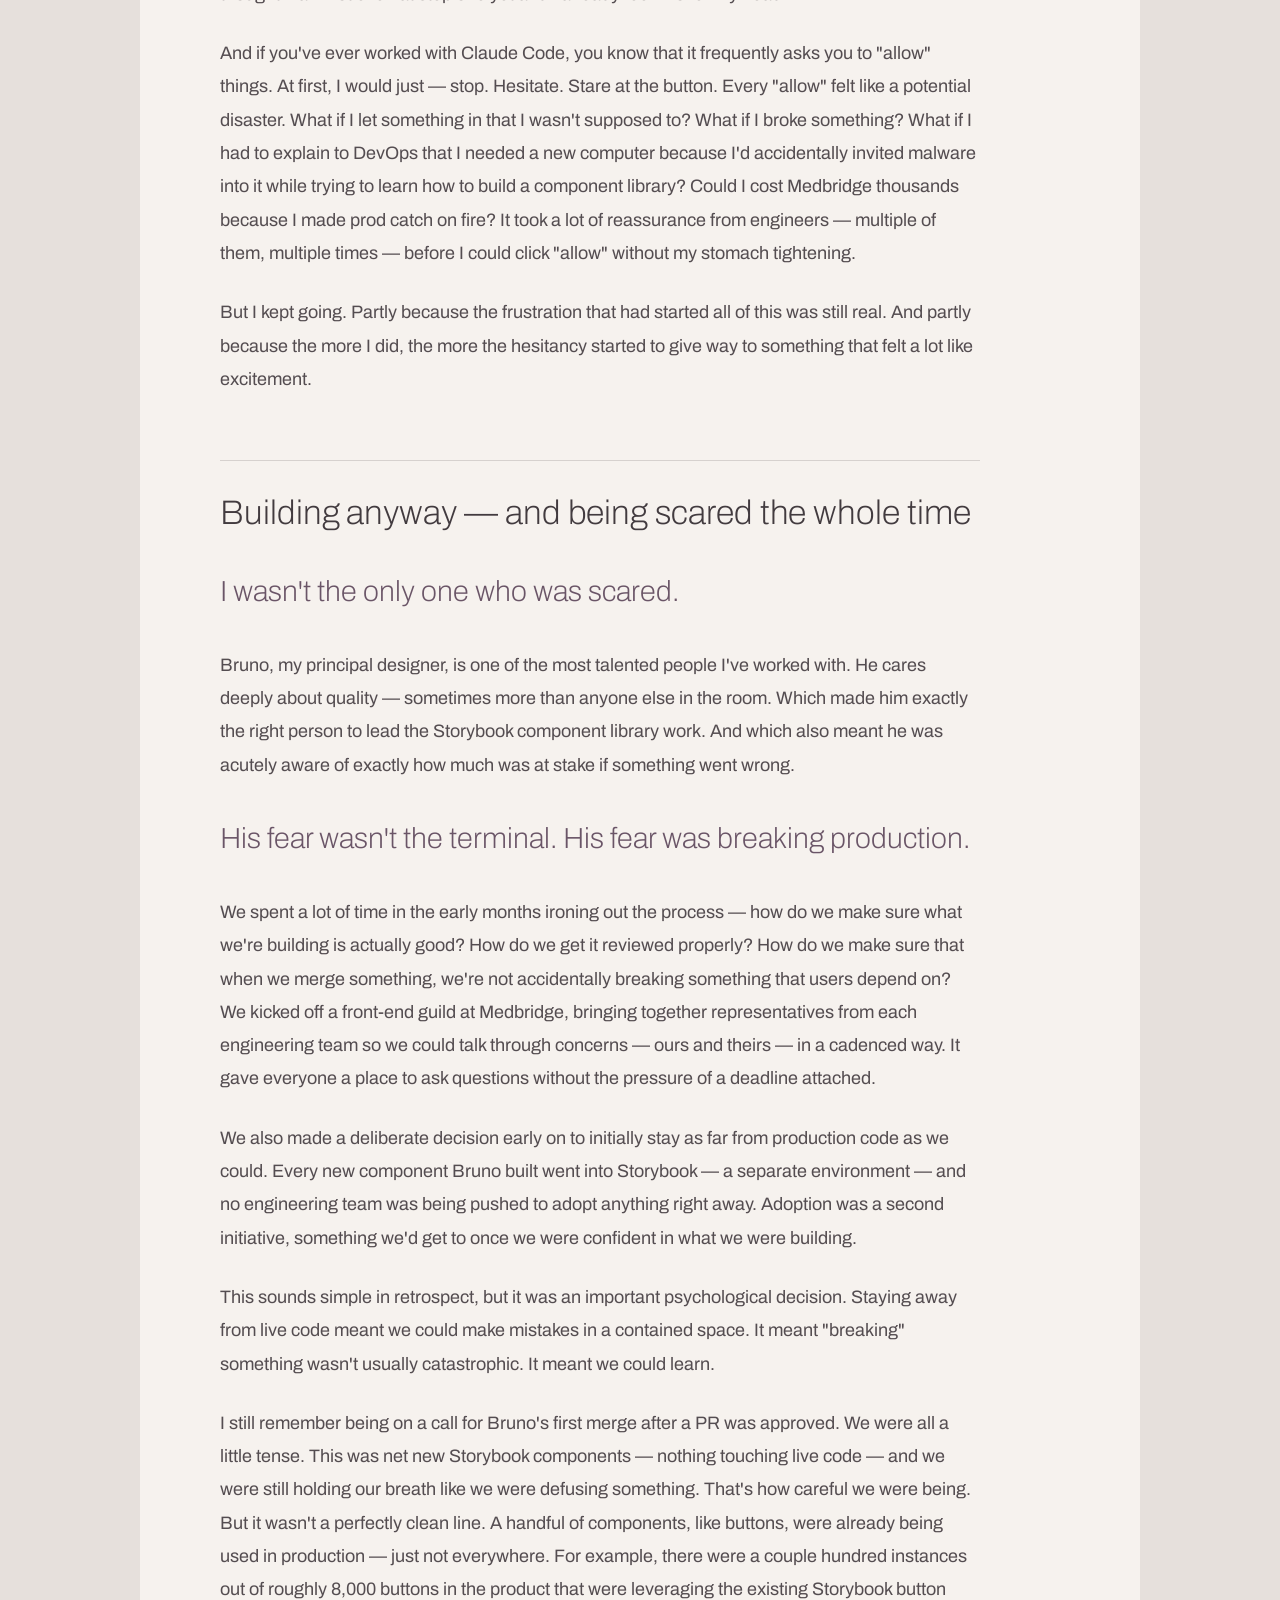
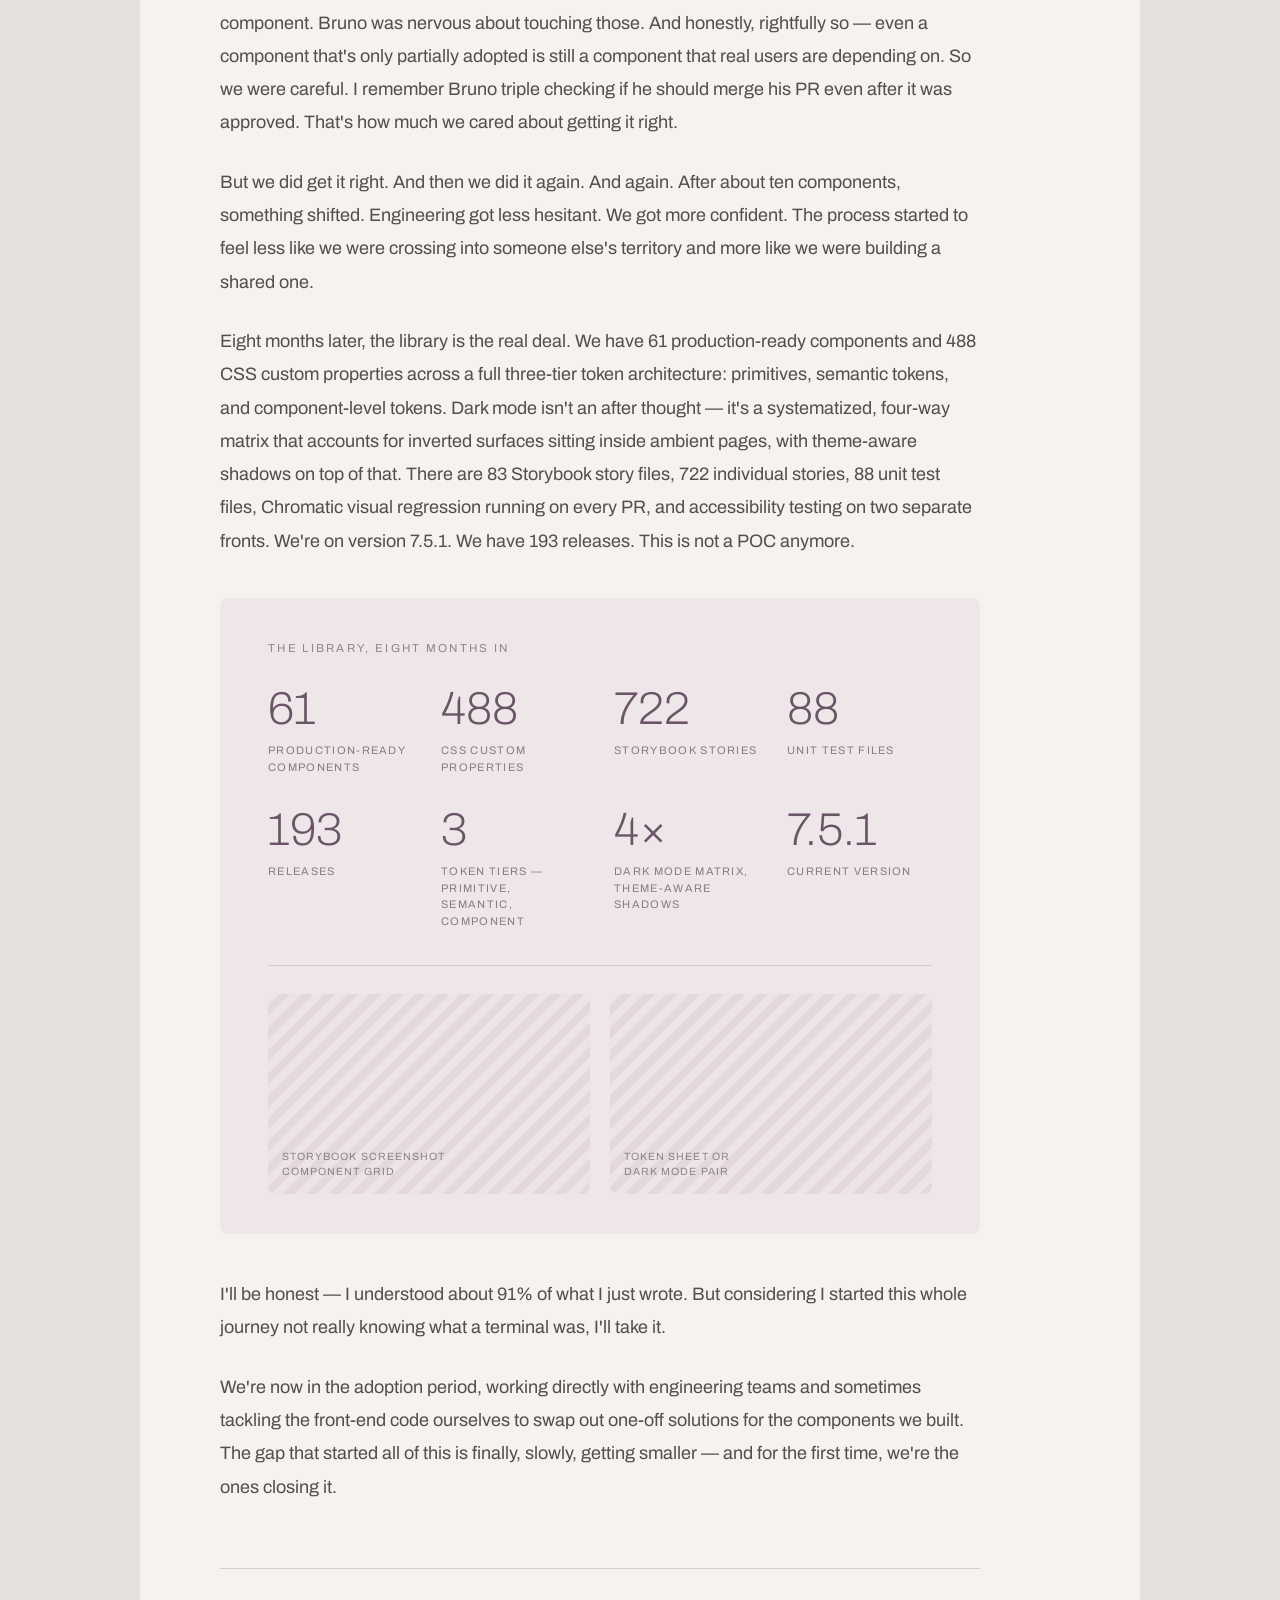
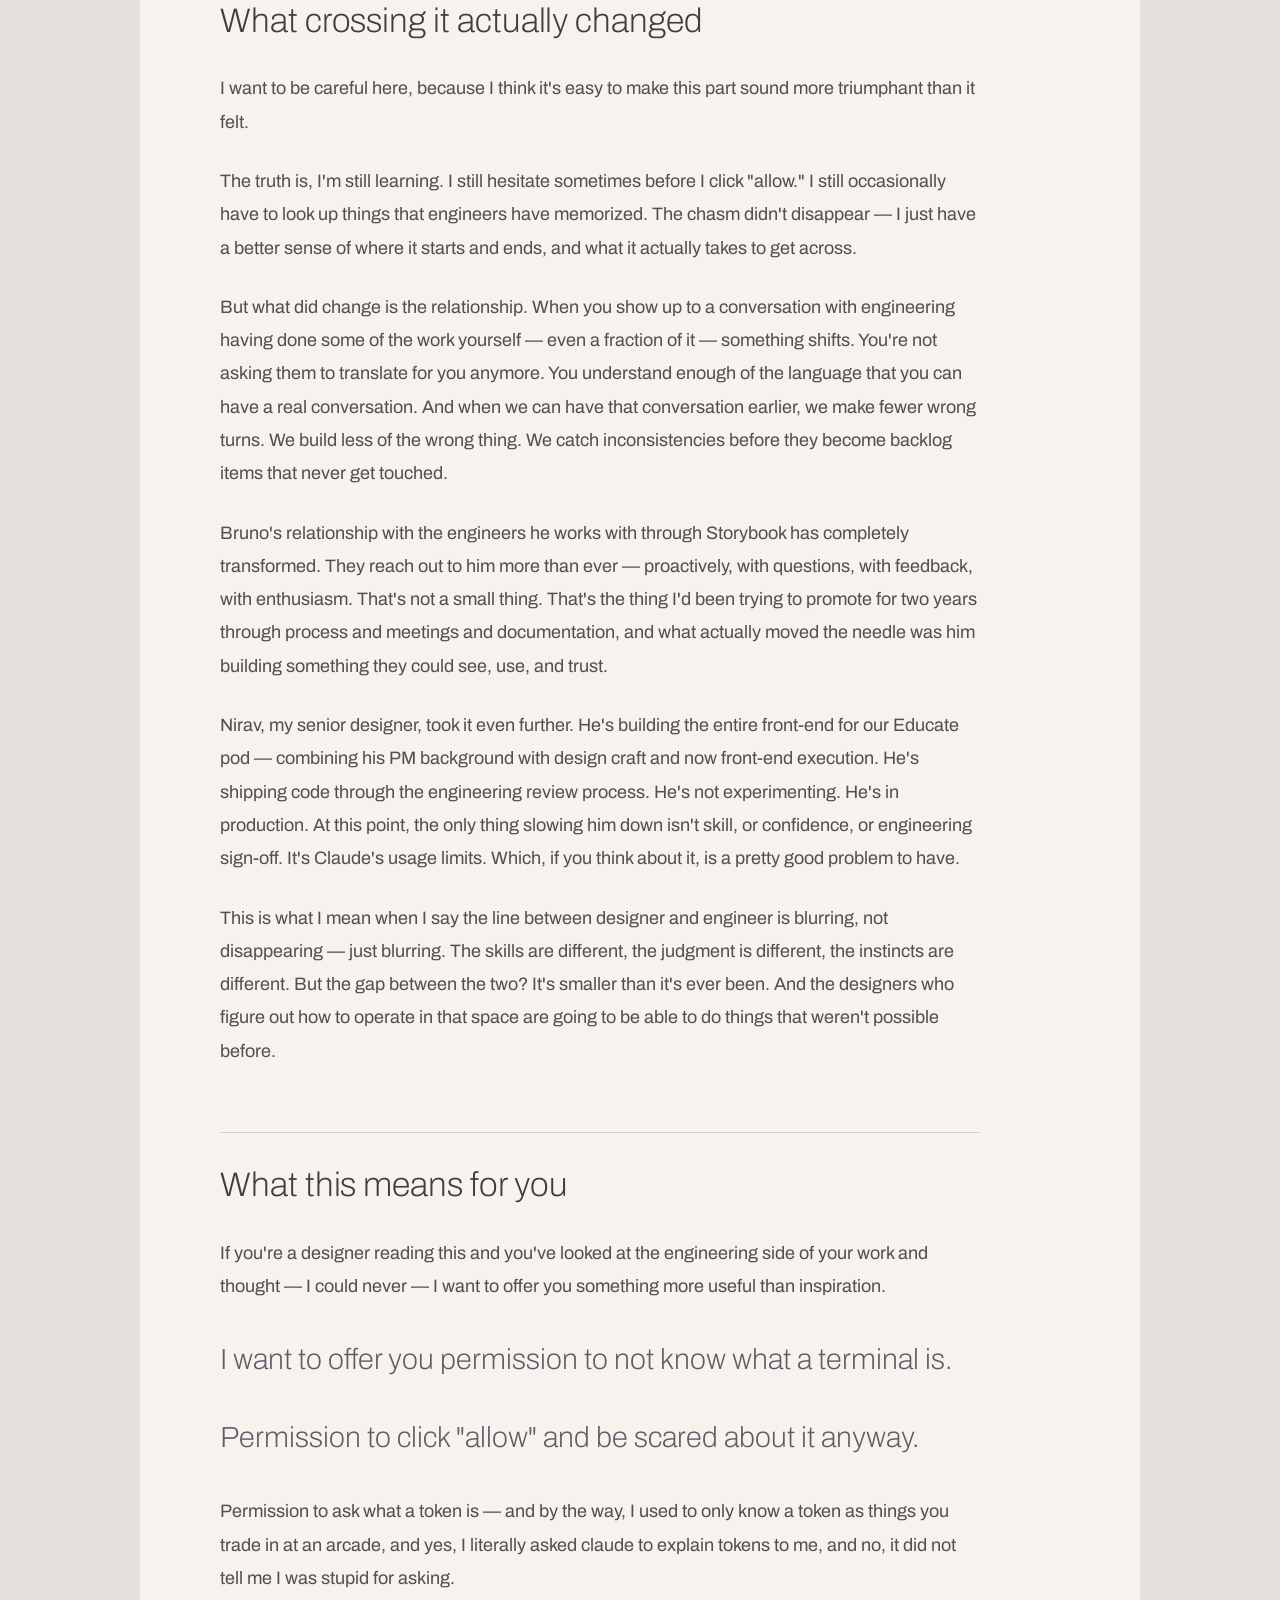
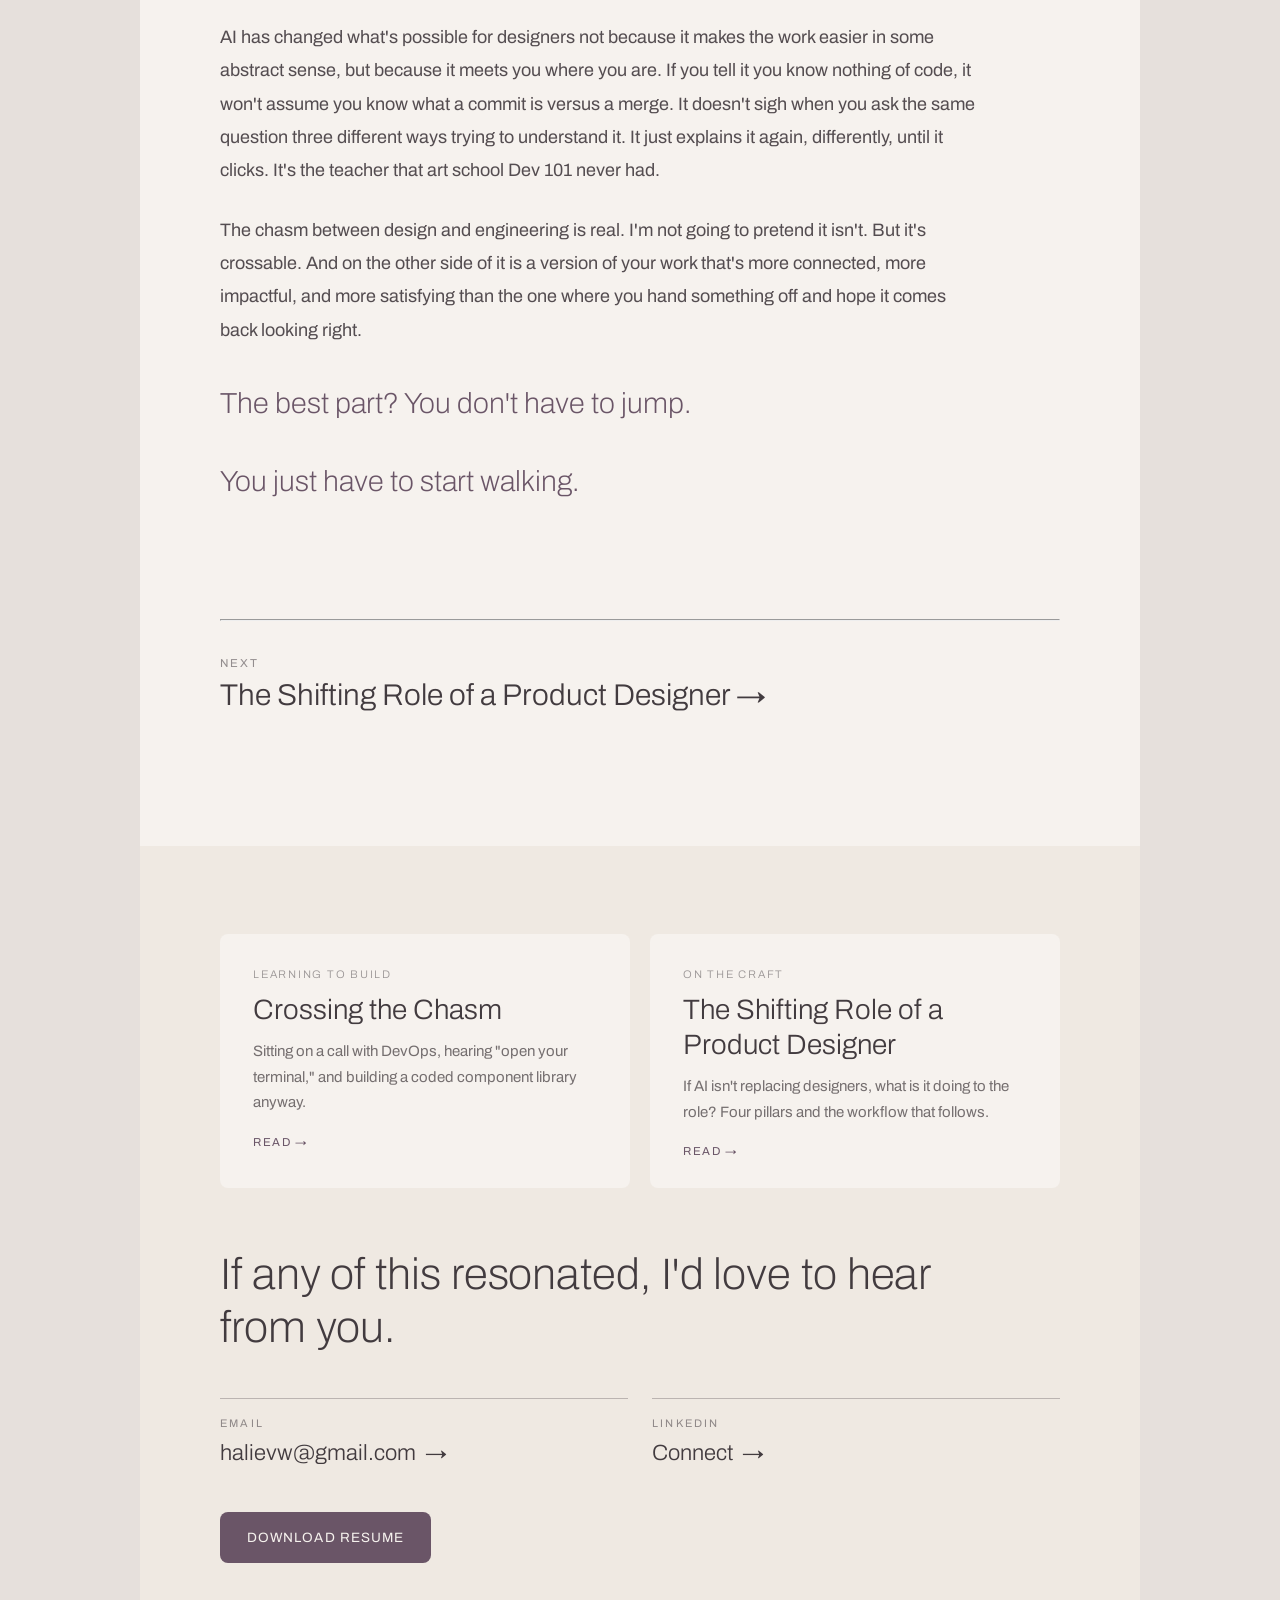
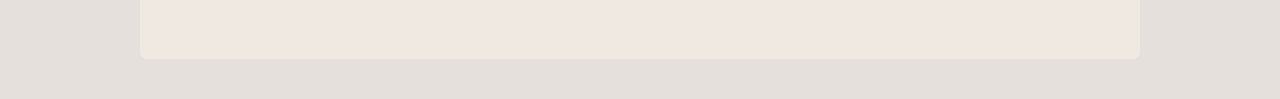
<file: crossing-the-chasm.html>
<!DOCTYPE html>
<html lang="en">
<head>
<meta charset="utf-8">
<meta name="viewport" content="width=device-width, initial-scale=1">
<title>Crossing the Chasm — Halie</title>
<link rel="stylesheet" href="styles.css?v=202609011606">
<style>
.jtitle { margin: 24px 0 28px; max-width: 19em; font-size: 64px; line-height: 1.08; letter-spacing: -.004em; font-weight: 200; color: var(--charcoal); }
.jh2 { margin: 0 0 30px; max-width: 24em; font-size: 34px; line-height: 1.28; letter-spacing: -.002em; font-weight: 200; color: var(--charcoal); }
.jbody { margin: 0 0 26px; font-size: 18px; line-height: 1.85; color: rgba(66,59,63,.9); }
.pull { margin: 36px 0; font-size: 29px; line-height: 1.45; font-weight: 200; color: var(--plum); }
.standfirst { margin: 0 0 30px; font-size: 23px; line-height: 1.65; font-weight: 300; color: var(--charcoal); }
.stat-grid { display: grid; grid-template-columns: repeat(4, 1fr); gap: 32px 28px; }
.stat-shots { display: grid; grid-template-columns: 1fr 1fr; gap: 20px; margin-top: 36px; padding-top: 28px; border-top: 1px solid rgba(66,59,63,.16); }
.pillars { margin: 8px 0 44px; display: grid; grid-template-columns: 1fr 1fr; gap: 2px; background: rgba(66,59,63,.18); border-radius: var(--radius); overflow: hidden; }
.loop-grid { display: grid; grid-template-columns: 1fr 24px 1fr 24px 1fr 24px 1fr; align-items: start; gap: 0; }

/* -- Mobile - 390pt target -- */
@media (max-width: 720px) {
  .jtitle { font-size: 40px; line-height: 1.08; max-width: none; margin: 18px 0 20px; }
  .jh2 { font-size: 28px; line-height: 1.2; max-width: none; margin-bottom: 22px; }
  .jbody { font-size: 16px; line-height: 1.85; margin-bottom: 22px; }
  .pull { font-size: 21px; line-height: 1.5; margin: 28px 0; }
  .standfirst { font-size: 18px; line-height: 1.6; margin-bottom: 24px; }

  /* Six stats read as two columns at this width, not four. */
  .stat-grid { grid-template-columns: 1fr 1fr; gap: 24px 20px; }
  .stat-grid .statnum { font-size: 36px !important; }
  .stat-shots { grid-template-columns: 1fr; gap: 14px; margin-top: 26px; padding-top: 22px; }

  .pillars { grid-template-columns: 1fr; }

  /* The four-stage loop stacks; the arrows between stages turn to point down. */
  .loop-grid { grid-template-columns: 1fr; gap: 4px; }
  .loop-grid > .loop-arrow { text-align: left !important; padding: 4px 0 !important; transform: rotate(90deg); transform-origin: left center; }
}
</style>
</head>
<body>

<main class="page page--narrow" style="margin:40px auto">
<article id="crossing-the-chasm">

  <div style="padding:36px var(--gutter) 0">
    <a href="index.html" class="back-link">← Back to writing</a>
  </div>

  <div style="padding:52px var(--gutter) 0;max-width:920px">
    <div style="font:400 12px Archivo;letter-spacing:.2em;text-transform:uppercase;color:#6a5567">Journal</div>
    <h1 class="jtitle">Crossing the Chasm</h1>
    <div style="display:flex;gap:20px;align-items:center;font:400 11.5px Archivo;letter-spacing:.14em;text-transform:uppercase;color:rgba(66,59,63,.5)">
      <span>Writing</span><span style="width:24px;height:1px;background:#93a49c"></span><span>13 min read</span>
    </div>
  </div>

  <div style="padding:32px var(--gutter) 0">
    <hr class="rule">
  </div>

  <div style="padding:56px var(--gutter) 0;max-width:920px">
    <p class="standfirst">There's a version of this article that starts with a confident declaration about the future of design. About AI, about engineers, and about the blurring of roles that leads to an exciting horizon ahead. That version is more on trend.</p>
    <p class="pull">This isn't that version.</p>
    <p class="jbody">This is the one where I tell you I sat on a call with DevOps, heard the words "open your terminal," and thought — wait, is that in GitHub or is that something I was supposed to download? I felt like an idiot before I had even gotten to step one. And I thought: oh Lord help me, it has begun.</p>
    <p class="pull">But I'm getting ahead of myself.</p>
    <hr class="rule" style="margin:64px 0 30px">
    <h2 class="jh2">The problem nobody had time to fix</h2>
    <p class="jbody">When I joined Medbridge as Director of Product Design in 2023, we were in the middle of something that felt a lot like a startup — even though it wasn't one. We were launching an entirely new product line that would eventually be called Care, and with that came all the trade-offs that new product lines bring. Timelines were aggressive and business goals were ambitious. And quality, as it so often does in those moments, became a negotiation.</p>
    <p class="jbody">You know the phrase "MVP level." You've probably said it yourself, or heard it said in a tone that implies it's temporary — a placeholder, a promise. "We'll come back to this." And you mean it when you say it. But then the next sprint starts, and the next after that, and the "I hope we can come back to this" list quietly grows into a backlog of hundreds of items that nobody has time to touch.</p>
    <p class="jbody">That's what happened at Medbridge on the care side of the house. And then, just to make things especially exciting, we went through a full rebrand while we were still building out the MVP of our first net new feature. Which meant that things we had designed just two or three months earlier were already out of date before they ever felt finished. That gradient we were told would be everywhere in our branding was nowhere to be seen.I remember the particular frustration of looking at something we'd shipped and thinking — we just made that, and now it's already making me twitch.</p>
    <p class="jbody">Here's the thing about design that people outside of it don't always understand: we notice things that users can't name but absolutely feel. A margin that's 19px instead of 24px (sorry to make all you designers cringe at the odd integer, but not being divisible by 4 really helps that all too common scenario hit home) can throw off the visual hierarchy, making it feel like the secondary button should be a primary just to be noticed. Users won't tell you "that margin is creating visual tension." They'll tell you the button needs to be moved or a brighter color because they didn't notice it, or that the page feels cluttered, or that something just seems off. They experience the symptom without knowing the cause. But we know the cause. That's part of what makes design valuable — and part of what makes it so hard to deprioritize gracefully.</p>
    <p class="jbody">But deprioritize we did because we had to. Engineering was keeping pace with an aggressive product roadmap, and asking them to stop and polish the UI wasn't fair for their success. There was always a discussion about what "good enough" looked like. Design always drew that line in a different place than everyone else. And over two years, the gap between where we drew the line and where things actually landed just got wider and wider — until suddenly, people were noticing that the application felt choppy and incoherent, harder to use than it should have been. Not because any one thing was broken, but because a hundred small things hadn't been finished.</p>
    <p class="jbody">Engineering still didn't have time to go back. And I was tired of waiting for a window that we all knew likely wasn't coming.</p>
    <hr class="rule" style="margin:64px 0 30px">
    <h2 class="jh2">Why design couldn't fix it alone</h2>
    <p class="jbody">The frustrating irony of being a design team is that you can see exactly what needs to be fixed and have almost no power to fix it yourself. We could document every inconsistency. We could build a prioritized list. We could make the case in every design review. But at the end of the day, turning a design into working code required an engineer — and engineers had other things to build.</p>
    <p class="jbody">This isn't a criticism of engineering. It's just the reality of how product teams are structured, and how timelines work. The business need is always louder than the polish need. And there's a logic to that — a feature that doesn't exist is a bigger problem than a margin that's off.</p>
    <p class="jbody">But here's what that logic misses: polish isn't decoration. When you cut enough of it, those small unfinished things don't stay small and separate — they accumulate. The inconsistent spacing, the hierarchy that sends the eye to the wrong place, the interaction that works technically but feels broken in practice. No single one of those is a crisis. But enough of them together, and suddenly the product just feels off in a way that's hard to pinpoint and even harder to fix — because by the time anyone names it, the solution looks less like a ticket and more like a redesign. And nothing makes an engineer or a PM sigh quite like the word redesign.</p>
    <p class="jbody">I kept thinking, what if design could close some of this gap ourselves? Not by becoming engineers, not by taking over the codebase but by getting close enough to the code that we could handle the parts that didn't require deep engineering expertise — the UI layer, the components, the visual consistency — so engineers could spend their time on the problems that actually needed their skills.</p>
    <p class="jbody">It was a good idea in theory. The problem was that I had no idea how to make it happen in practice.</p>
    <hr class="rule" style="margin:64px 0 30px">
    <h2 class="jh2">The chasm I didn't think I could cross</h2>
    <p class="pull">Let me tell you about my Dev 101 class at art school.</p>
    <p class="jbody">The teacher was a designer, not an engineer. He didn't know how to write a single line of code (his words, not mine), let alone how to teach coding. So he handed us a book and more or less left us to figure it out. Nobody — and I mean nobody — got past chapter two. It got bad enough that the school had to step in and rework our education path. It was only the second time in my life that a class had made me want to pull my hair out. (The first was statistics, and that could be an entire blog post on its own).</p>
    <p class="jbody">The experience left a mark. For most of my career, engineering was a world I understood enough to design around — and honestly, one I probably should have felt more comfortable with than I did. Heck, I even married a developer! His knowledge is at my fingertips. And still, the moment code entered the picture professionally, something in me just shut down. It wasn't that I felt uninvited. It was more like a scar that hadn't fully healed — a reflexive flinch every time someone suggested I should just learn to code. I knew enough to have the right conversations. I knew what could be easy to implement versus hard. I understood constraints. But the actual mechanics of it — what a repo was, how GitHub worked, what happened on the other side of a handoff — that was a black box. And after art school, I had made a kind of quiet peace with leaving it that way.</p>
    <p class="pull">Then two things happened, almost simultaneously, in the fall of 2025.</p>
    <p class="jbody">First, a group of our engineers went to an AI bootcamp — an intensive, focused education on using AI to generate code. Those that went came back different. They were energized and genuinely excited about what was possible in a way I hadn't seen before. It was contagious.</p>
    <p class="jbody">Second, I started paying attention to what AI was already doing for me — not in code, but in everything else. Research. Communication. Synthesis. I was already faster, clearer, more capable in ways I hadn't fully clocked. And I started wondering: what if that was also true on the engineering side? What if AI had built a bridge over a chasm I'd always assumed was too wide to cross?</p>
    <p class="pull">So I started a POC.</p>
    <p class="jbody">I want to be honest about what that felt like, because this is the part most articles skip. It did not feel exciting at first. It felt like standing at the edge of a ciff when you were afraid of heights. The first call I had with DevOps to get me set up, they told me to open my terminal, and I didn't know what that meant. Was it in GitHub? Was it something I'd already downloaded? I sat there trying to look like I understood what was happening while quietly running a search in another tab. I thought: I am not even at step one yet and I already feel in over my head.</p>
    <p class="jbody">And if you've ever worked with Claude Code, you know that it frequently asks you to "allow" things. At first, I would just — stop. Hesitate. Stare at the button. Every "allow" felt like a potential disaster. What if I let something in that I wasn't supposed to? What if I broke something? What if I had to explain to DevOps that I needed a new computer because I'd accidentally invited malware into it while trying to learn how to build a component library? Could I cost Medbridge thousands because I made prod catch on fire? It took a lot of reassurance from engineers — multiple of them, multiple times — before I could click "allow" without my stomach tightening.</p>
    <p class="jbody">But I kept going. Partly because the frustration that had started all of this was still real. And partly because the more I did, the more the hesitancy started to give way to something that felt a lot like excitement.</p>
    <hr class="rule" style="margin:64px 0 30px">
    <h2 class="jh2">Building anyway — and being scared the whole time</h2>
    <p class="pull">I wasn't the only one who was scared.</p>
    <p class="jbody">Bruno, my principal designer, is one of the most talented people I've worked with. He cares deeply about quality — sometimes more than anyone else in the room. Which made him exactly the right person to lead the Storybook component library work. And which also meant he was acutely aware of exactly how much was at stake if something went wrong.</p>
    <p class="pull">His fear wasn't the terminal. His fear was breaking production.</p>
    <p class="jbody">We spent a lot of time in the early months ironing out the process — how do we make sure what we're building is actually good? How do we get it reviewed properly? How do we make sure that when we merge something, we're not accidentally breaking something that users depend on? We kicked off a front-end guild at Medbridge, bringing together representatives from each engineering team so we could talk through concerns — ours and theirs — in a cadenced way. It gave everyone a place to ask questions without the pressure of a deadline attached.</p>
    <p class="jbody">We also made a deliberate decision early on to initially stay as far from production code as we could. Every new component Bruno built went into Storybook — a separate environment — and no engineering team was being pushed to adopt anything right away. Adoption was a second initiative, something we'd get to once we were confident in what we were building.</p>
    <p class="jbody">This sounds simple in retrospect, but it was an important psychological decision. Staying away from live code meant we could make mistakes in a contained space. It meant "breaking" something wasn't usually catastrophic. It meant we could learn.</p>
    <p class="jbody">I still remember being on a call for Bruno's first merge after a PR was approved. We were all a little tense. This was net new Storybook components — nothing touching live code — and we were still holding our breath like we were defusing something. That's how careful we were being. But it wasn't a perfectly clean line. A handful of components, like buttons, were already being used in production — just not everywhere. For example, there were a couple hundred instances out of roughly 8,000 buttons in the product that were leveraging the existing Storybook button component. Bruno was nervous about touching those. And honestly, rightfully so — even a component that's only partially adopted is still a component that real users are depending on. So we were careful. I remember Bruno triple checking if he should merge his PR even after it was approved. That's how much we cared about getting it right.</p>
    <p class="jbody">But we did get it right. And then we did it again. And again. After about ten components, something shifted. Engineering got less hesitant. We got more confident. The process started to feel less like we were crossing into someone else's territory and more like we were building a shared one.</p>
    <p class="jbody">Eight months later, the library is the real deal. We have 61 production-ready components and 488 CSS custom properties across a full three-tier token architecture: primitives, semantic tokens, and component-level tokens. Dark mode isn't an after thought — it's a systematized, four-way matrix that accounts for inverted surfaces sitting inside ambient pages, with theme-aware shadows on top of that. There are 83 Storybook story files, 722 individual stories, 88 unit test files, Chromatic visual regression running on every PR, and accessibility testing on two separate fronts. We're on version 7.5.1. We have 193 releases. This is not a POC anymore.</p>
    <figure style="margin:40px 0 44px;background:#efe6e9;border-radius:8px;padding:44px 48px 40px">
      <div style="font:400 11.5px Archivo;letter-spacing:.2em;text-transform:uppercase;color:rgba(66,59,63,.55);margin-bottom:32px">The library, eight months in</div>
      <div class="stat-grid">
        <div><div class="statnum" style="font-size:46px;line-height:1;font-weight:200;color:#6a5567">61</div><div style="font:400 11px/1.5 Archivo;letter-spacing:.12em;text-transform:uppercase;color:rgba(66,59,63,.6);margin-top:10px">production-ready components</div></div>
        <div><div class="statnum" style="font-size:46px;line-height:1;font-weight:200;color:#6a5567">488</div><div style="font:400 11px/1.5 Archivo;letter-spacing:.12em;text-transform:uppercase;color:rgba(66,59,63,.6);margin-top:10px">CSS custom properties</div></div>
        <div><div class="statnum" style="font-size:46px;line-height:1;font-weight:200;color:#6a5567">722</div><div style="font:400 11px/1.5 Archivo;letter-spacing:.12em;text-transform:uppercase;color:rgba(66,59,63,.6);margin-top:10px">Storybook stories</div></div>
        <div><div class="statnum" style="font-size:46px;line-height:1;font-weight:200;color:#6a5567">88</div><div style="font:400 11px/1.5 Archivo;letter-spacing:.12em;text-transform:uppercase;color:rgba(66,59,63,.6);margin-top:10px">unit test files</div></div>
        <div><div class="statnum" style="font-size:46px;line-height:1;font-weight:200;color:#6a5567">193</div><div style="font:400 11px/1.5 Archivo;letter-spacing:.12em;text-transform:uppercase;color:rgba(66,59,63,.6);margin-top:10px">releases</div></div>
        <div><div class="statnum" style="font-size:46px;line-height:1;font-weight:200;color:#6a5567">3</div><div style="font:400 11px/1.5 Archivo;letter-spacing:.12em;text-transform:uppercase;color:rgba(66,59,63,.6);margin-top:10px">token tiers — primitive, semantic, component</div></div>
        <div><div class="statnum" style="font-size:46px;line-height:1;font-weight:200;color:#6a5567">4×</div><div style="font:400 11px/1.5 Archivo;letter-spacing:.12em;text-transform:uppercase;color:rgba(66,59,63,.6);margin-top:10px">dark mode matrix, theme-aware shadows</div></div>
        <div><div class="statnum" style="font-size:46px;line-height:1;font-weight:200;color:#6a5567">7.5.1</div><div style="font:400 11px/1.5 Archivo;letter-spacing:.12em;text-transform:uppercase;color:rgba(66,59,63,.6);margin-top:10px">current version</div></div>
      </div>
      <div class="stat-shots">
        <div class="imgph" style="height:200px"><span>storybook screenshot<br>component grid</span></div>
        <div class="imgph" style="height:200px"><span>token sheet or<br>dark mode pair</span></div>
      </div>
    </figure>
    <p class="jbody">I'll be honest — I understood about 91% of what I just wrote. But considering I started this whole journey not really knowing what a terminal was, I'll take it.</p>
    <p class="jbody">We're now in the adoption period, working directly with engineering teams and sometimes tackling the front-end code ourselves to swap out one-off solutions for the components we built. The gap that started all of this is finally, slowly, getting smaller — and for the first time, we're the ones closing it.</p>
    <hr class="rule" style="margin:64px 0 30px">
    <h2 class="jh2">What crossing it actually changed</h2>
    <p class="jbody">I want to be careful here, because I think it's easy to make this part sound more triumphant than it felt.</p>
    <p class="jbody">The truth is, I'm still learning. I still hesitate sometimes before I click "allow." I still occasionally have to look up things that engineers have memorized. The chasm didn't disappear — I just have a better sense of where it starts and ends, and what it actually takes to get across.</p>
    <p class="jbody">But what did change is the relationship. When you show up to a conversation with engineering having done some of the work yourself — even a fraction of it — something shifts. You're not asking them to translate for you anymore. You understand enough of the language that you can have a real conversation. And when we can have that conversation earlier, we make fewer wrong turns. We build less of the wrong thing. We catch inconsistencies before they become backlog items that never get touched.</p>
    <p class="jbody">Bruno's relationship with the engineers he works with through Storybook has completely transformed. They reach out to him more than ever — proactively, with questions, with feedback, with enthusiasm. That's not a small thing. That's the thing I'd been trying to promote for two years through process and meetings and documentation, and what actually moved the needle was him building something they could see, use, and trust.</p>
    <p class="jbody">Nirav, my senior designer, took it even further. He's building the entire front-end for our Educate pod — combining his PM background with design craft and now front-end execution. He's shipping code through the engineering review process. He's not experimenting. He's in production. At this point, the only thing slowing him down isn't skill, or confidence, or engineering sign-off. It's Claude's usage limits. Which, if you think about it, is a pretty good problem to have.</p>
    <p class="jbody">This is what I mean when I say the line between designer and engineer is blurring, not disappearing — just blurring. The skills are different, the judgment is different, the instincts are different. But the gap between the two? It's smaller than it's ever been. And the designers who figure out how to operate in that space are going to be able to do things that weren't possible before.</p>
    <hr class="rule" style="margin:64px 0 30px">
    <h2 class="jh2">What this means for you</h2>
    <p class="jbody">If you're a designer reading this and you've looked at the engineering side of your work and thought — I could never — I want to offer you something more useful than inspiration.</p>
    <p class="pull">I want to offer you permission to not know what a terminal is.</p>
    <p class="pull">Permission to click "allow" and be scared about it anyway.</p>
    <p class="jbody">Permission to ask what a token is — and by the way, I used to only know a token as things you trade in at an arcade, and yes, I literally asked claude to explain tokens to me, and no, it did not tell me I was stupid for asking.</p>
    <p class="jbody">AI has changed what's possible for designers not because it makes the work easier in some abstract sense, but because it meets you where you are. If you tell it you know nothing of code, it won't assume you know what a commit is versus a merge. It doesn't sigh when you ask the same question three different ways trying to understand it. It just explains it again, differently, until it clicks. It's the teacher that art school Dev 101 never had.</p>
    <p class="jbody">The chasm between design and engineering is real. I'm not going to pretend it isn't. But it's crossable. And on the other side of it is a version of your work that's more connected, more impactful, and more satisfying than the one where you hand something off and hope it comes back looking right.</p>
    <p class="pull">The best part? You don't have to jump.</p>
    <p class="pull">You just have to start walking.</p>
  </div>

  <div style="padding:72px var(--gutter) 80px">
    <hr class="rule--strong" style="margin-bottom:36px">
    <a href="shifting-role.html" class="next-link">
      <span class="eyebrow">Next</span>
      <span class="title">The Shifting Role of a Product Designer →</span>
    </a>

  </div>

  <section class="contact">
    <div class="writing-grid">
      <a href="crossing-the-chasm.html" class="writing-card">
        <span class="kicker">Learning to build</span>
        <span class="title">Crossing the Chasm</span>
        <span class="summary">Sitting on a call with DevOps, hearing "open your terminal," and building a coded component library anyway.</span>
        <span class="more">Read &rarr;</span>
      </a>
      <a href="shifting-role.html" class="writing-card">
        <span class="kicker">On the craft</span>
        <span class="title">The Shifting Role of a Product Designer</span>
        <span class="summary">If AI isn't replacing designers, what is it doing to the role? Four pillars and the workflow that follows.</span>
        <span class="more">Read &rarr;</span>
      </a>
    </div>

    <h2>If any of this resonated, I'd love to hear from you.</h2>
    <div class="contact-grid">
      <a href="mailto:halievw@gmail.com?subject=Let%E2%80%99s%20Connect" class="contact-item">
        <span class="label">Email</span>
        <span class="value">halievw@gmail.com</span>
      </a>
      <a href="https://www.linkedin.com/in/haliestrike/" class="contact-item" target="_blank" rel="noopener noreferrer">
        <span class="label">LinkedIn</span>
        <span class="value">Connect</span>
      </a>
    </div>
    <div class="contact-actions">
      <a href="HalieStrike_Resume.pdf" class="btn btn-primary" download>Download resume</a>
    </div>
  </section>
</article>

</main>
</body>
</html>
</file>
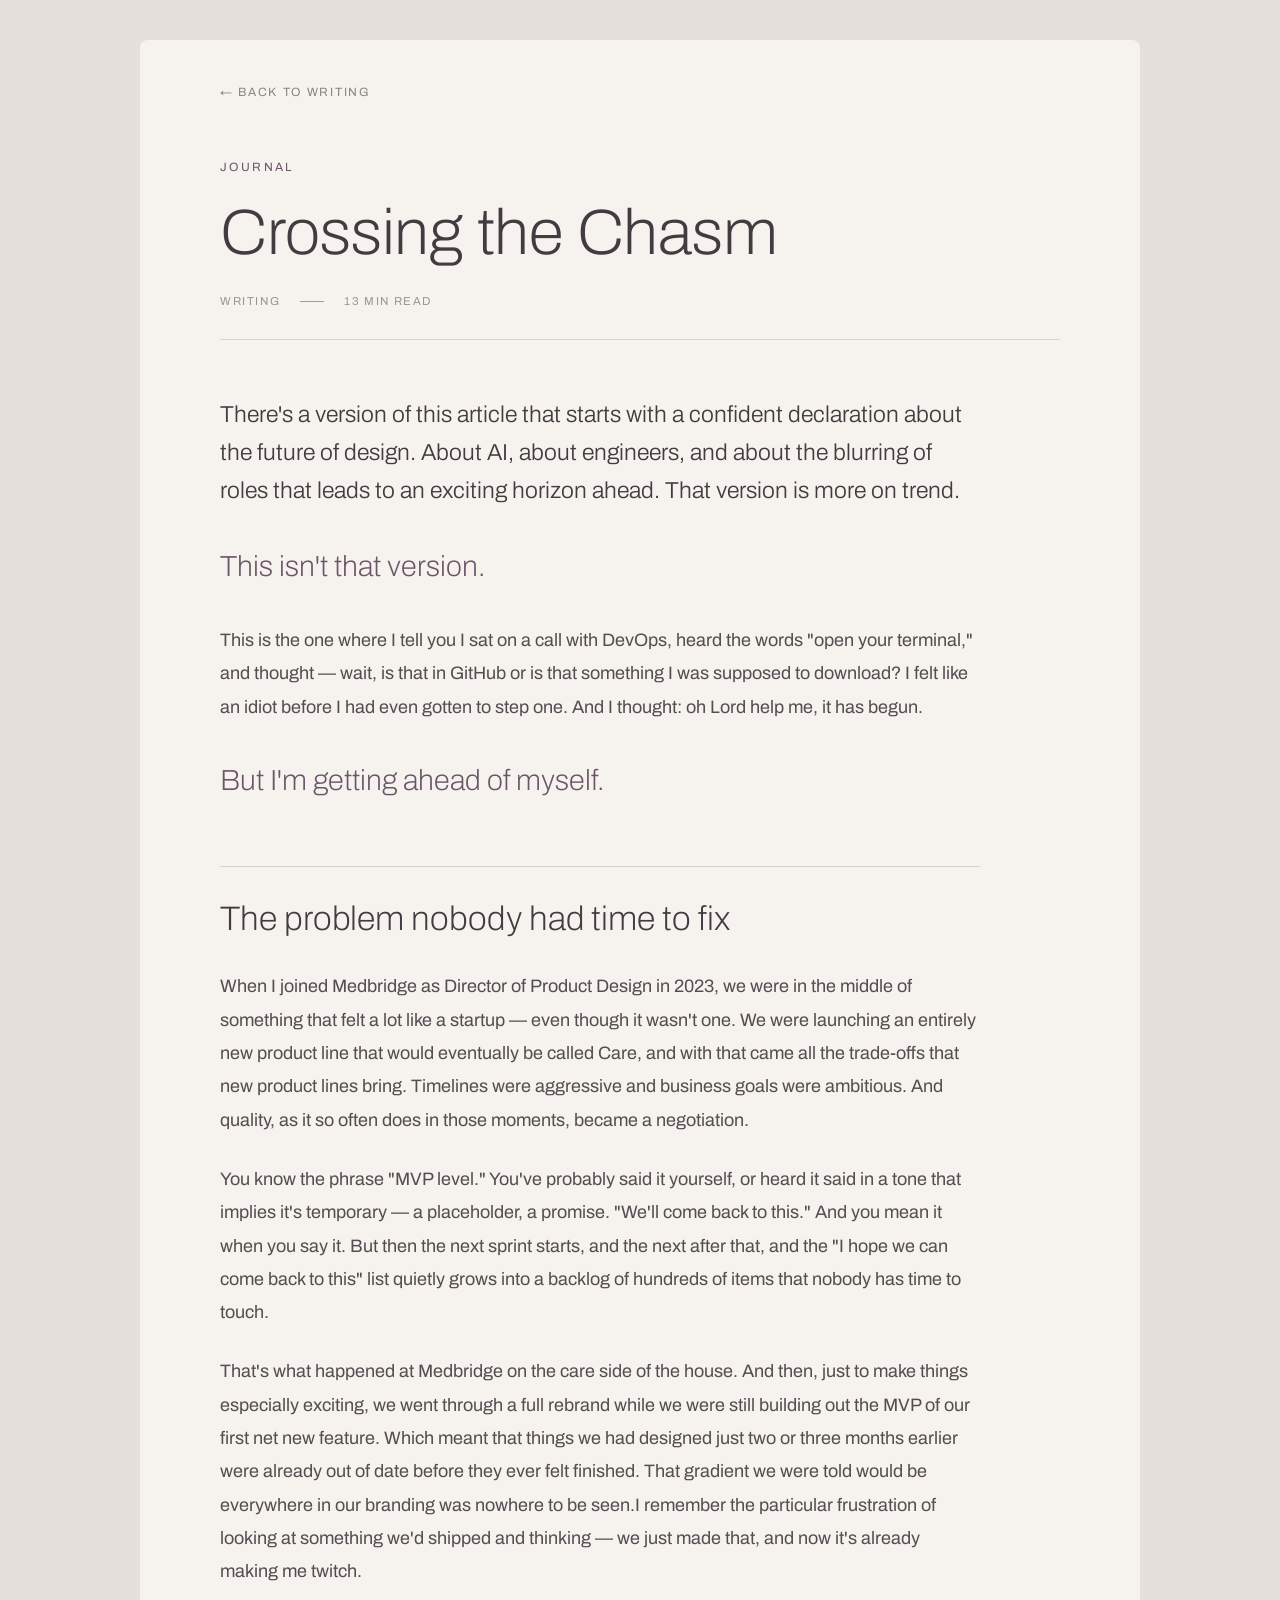
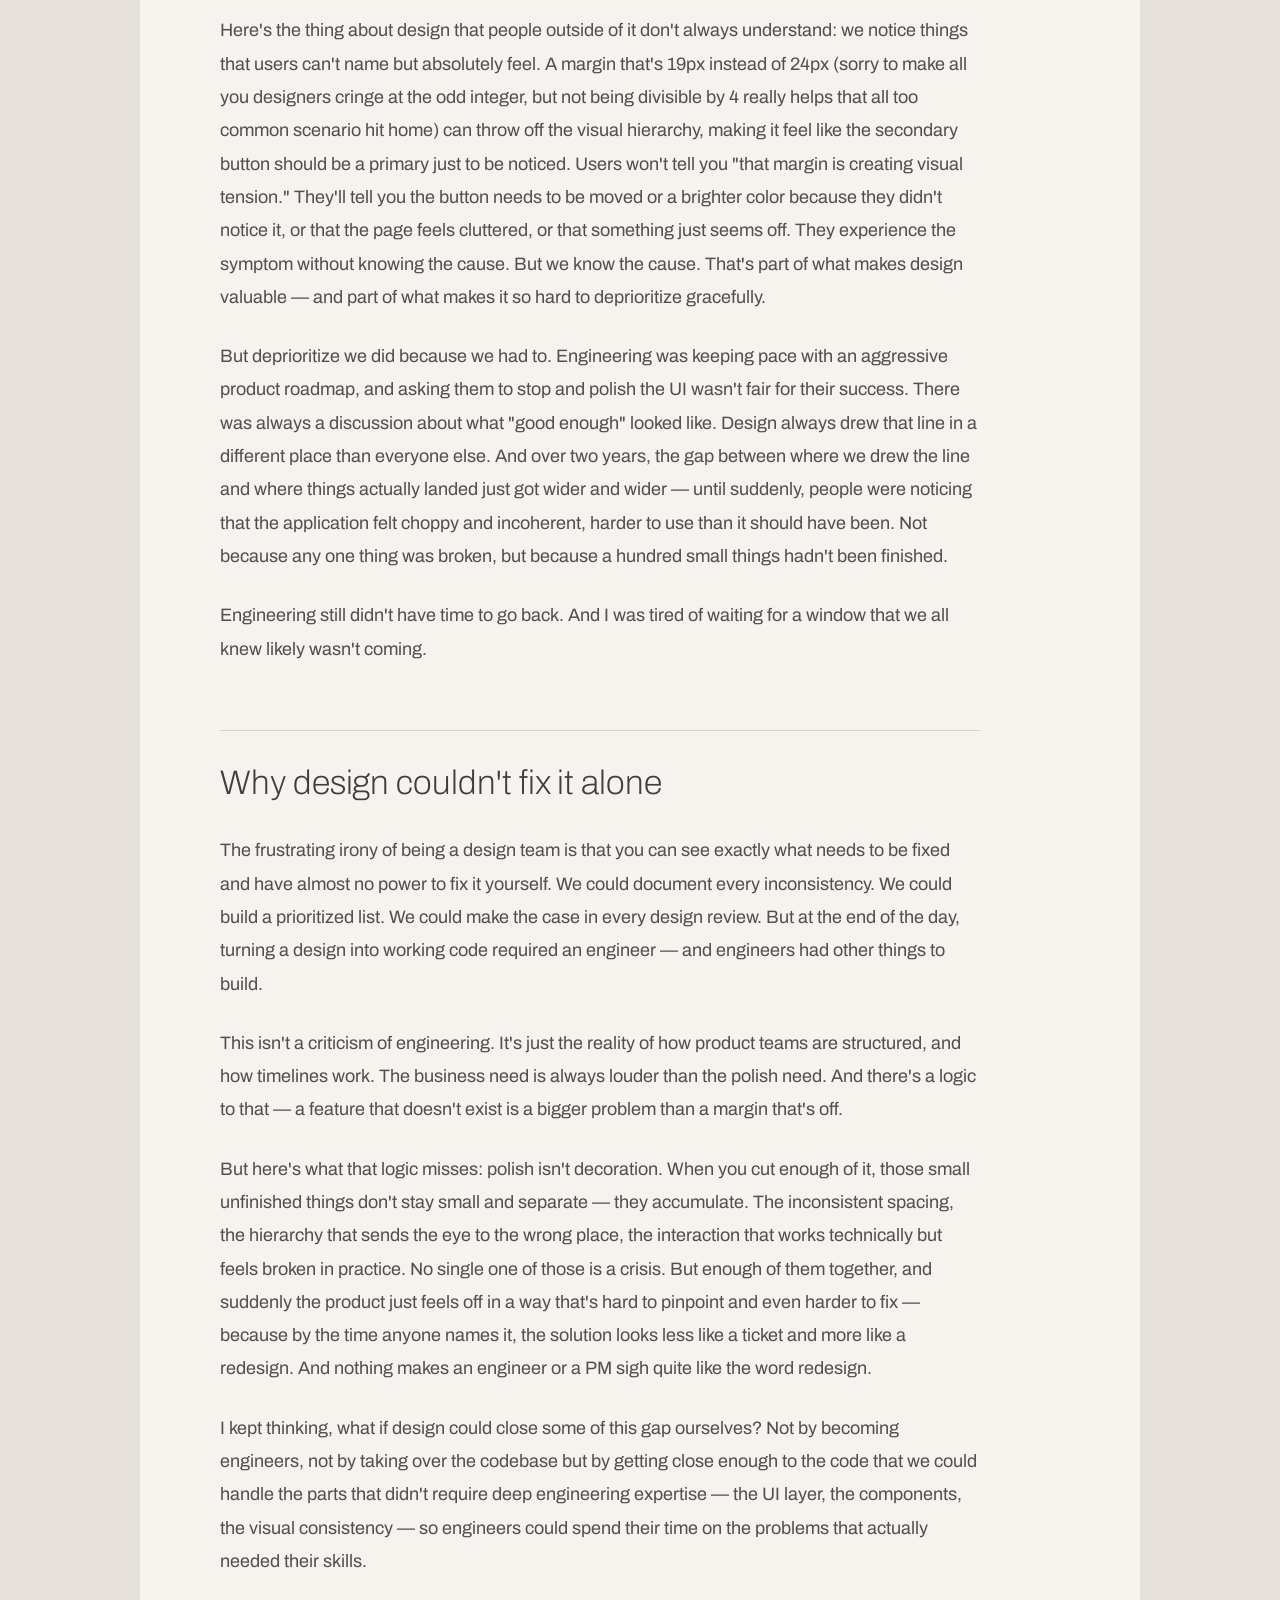
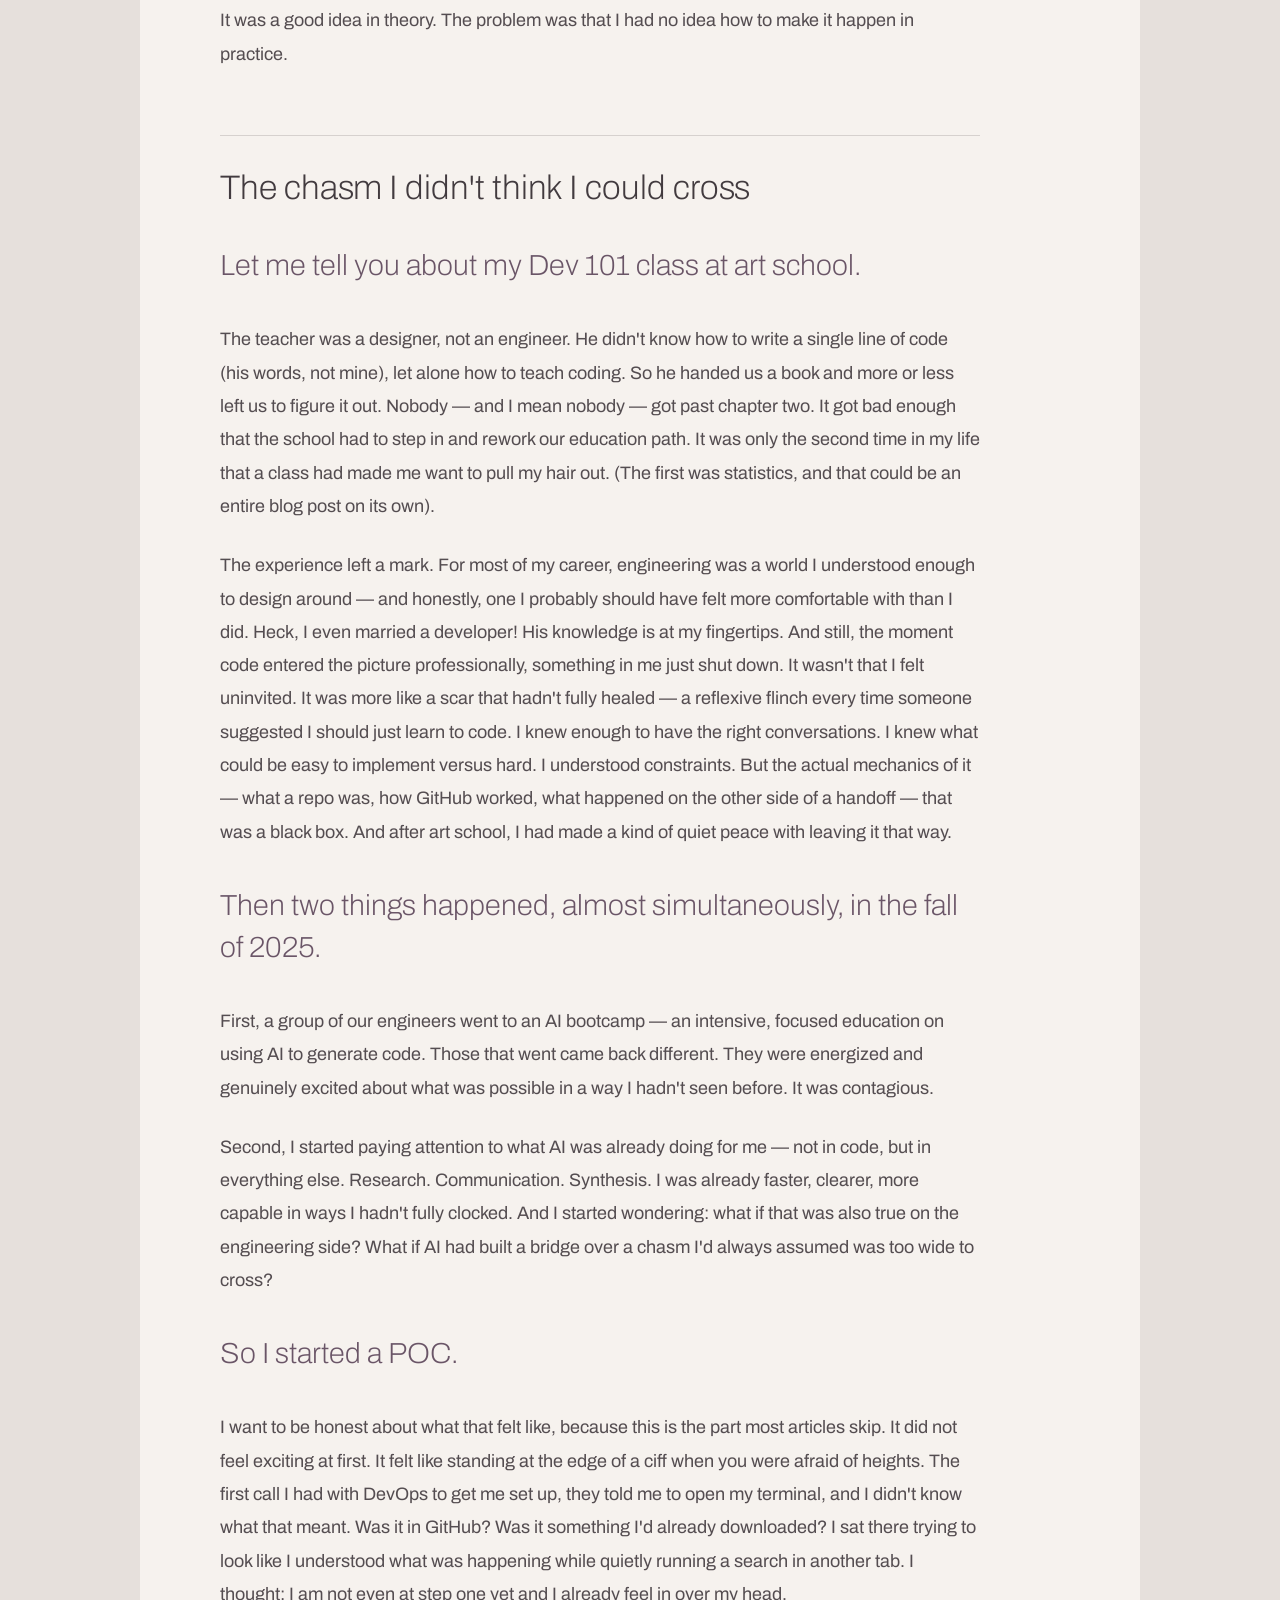
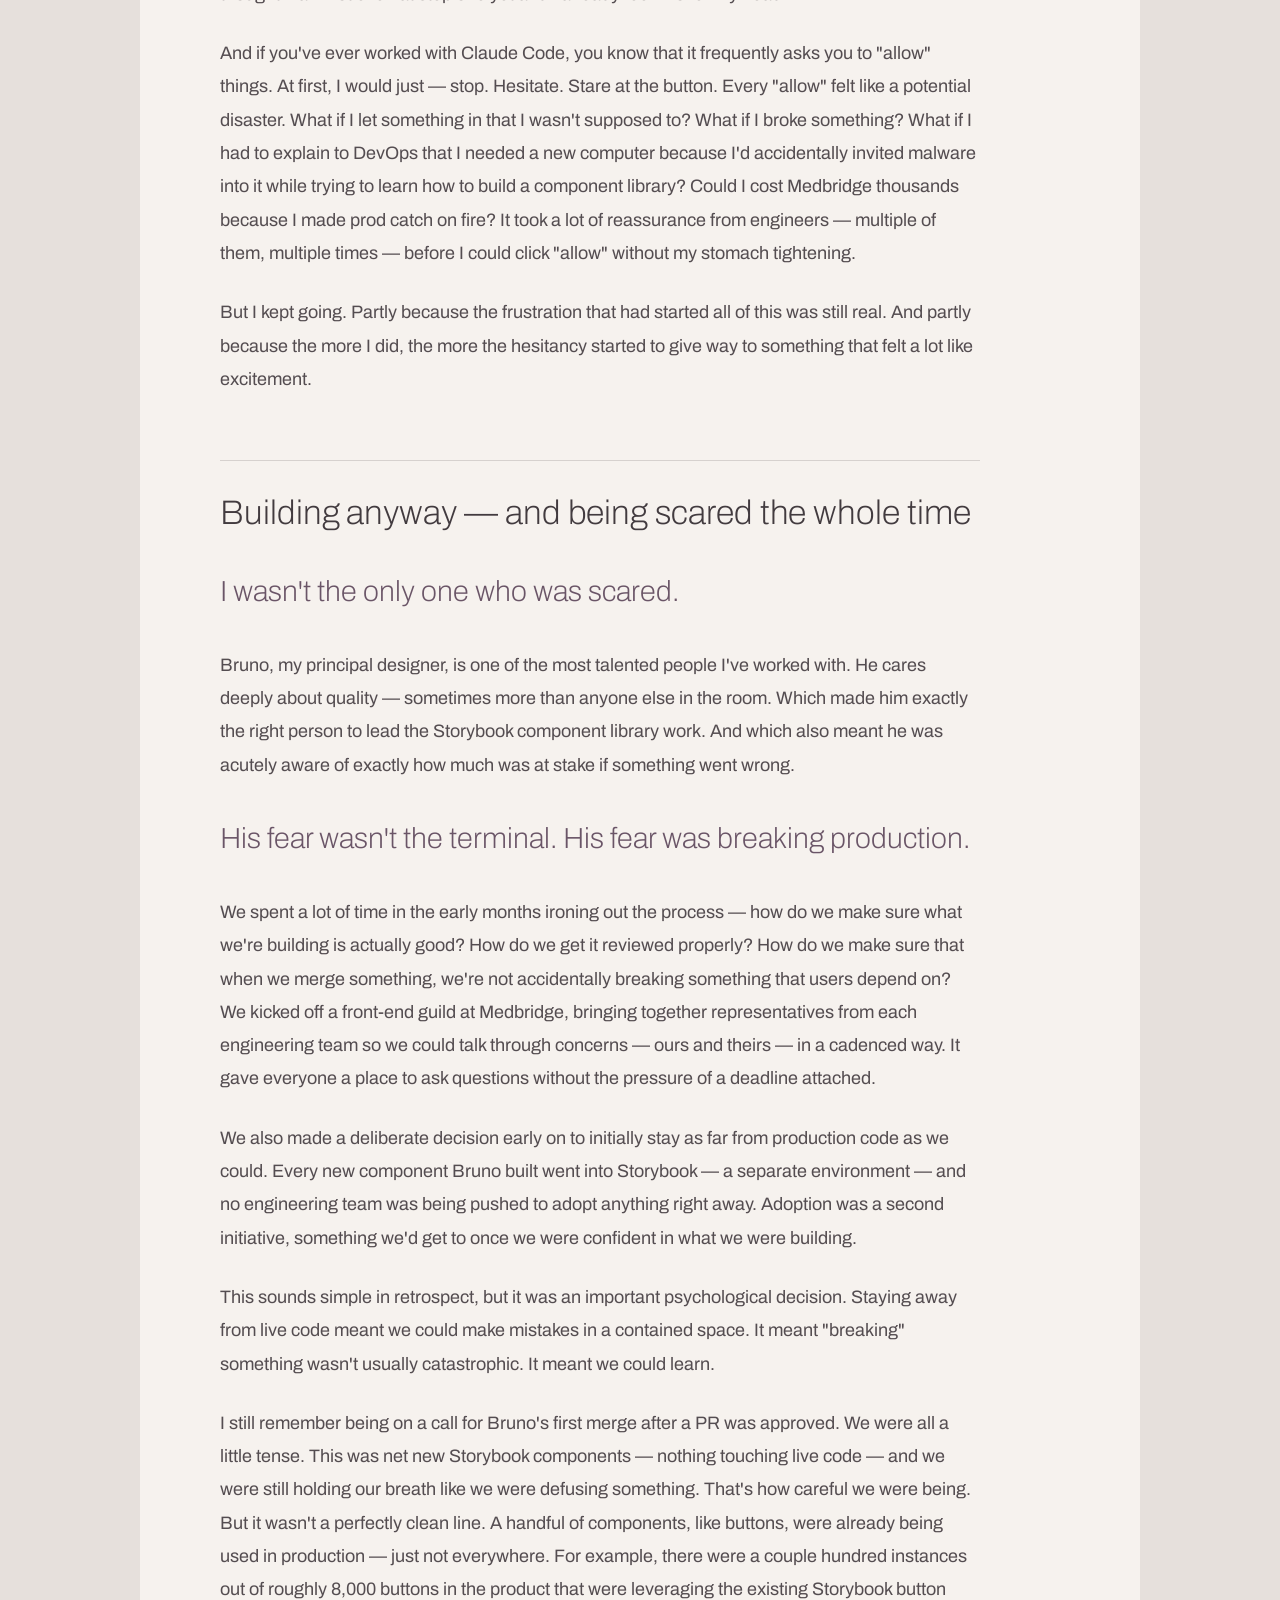
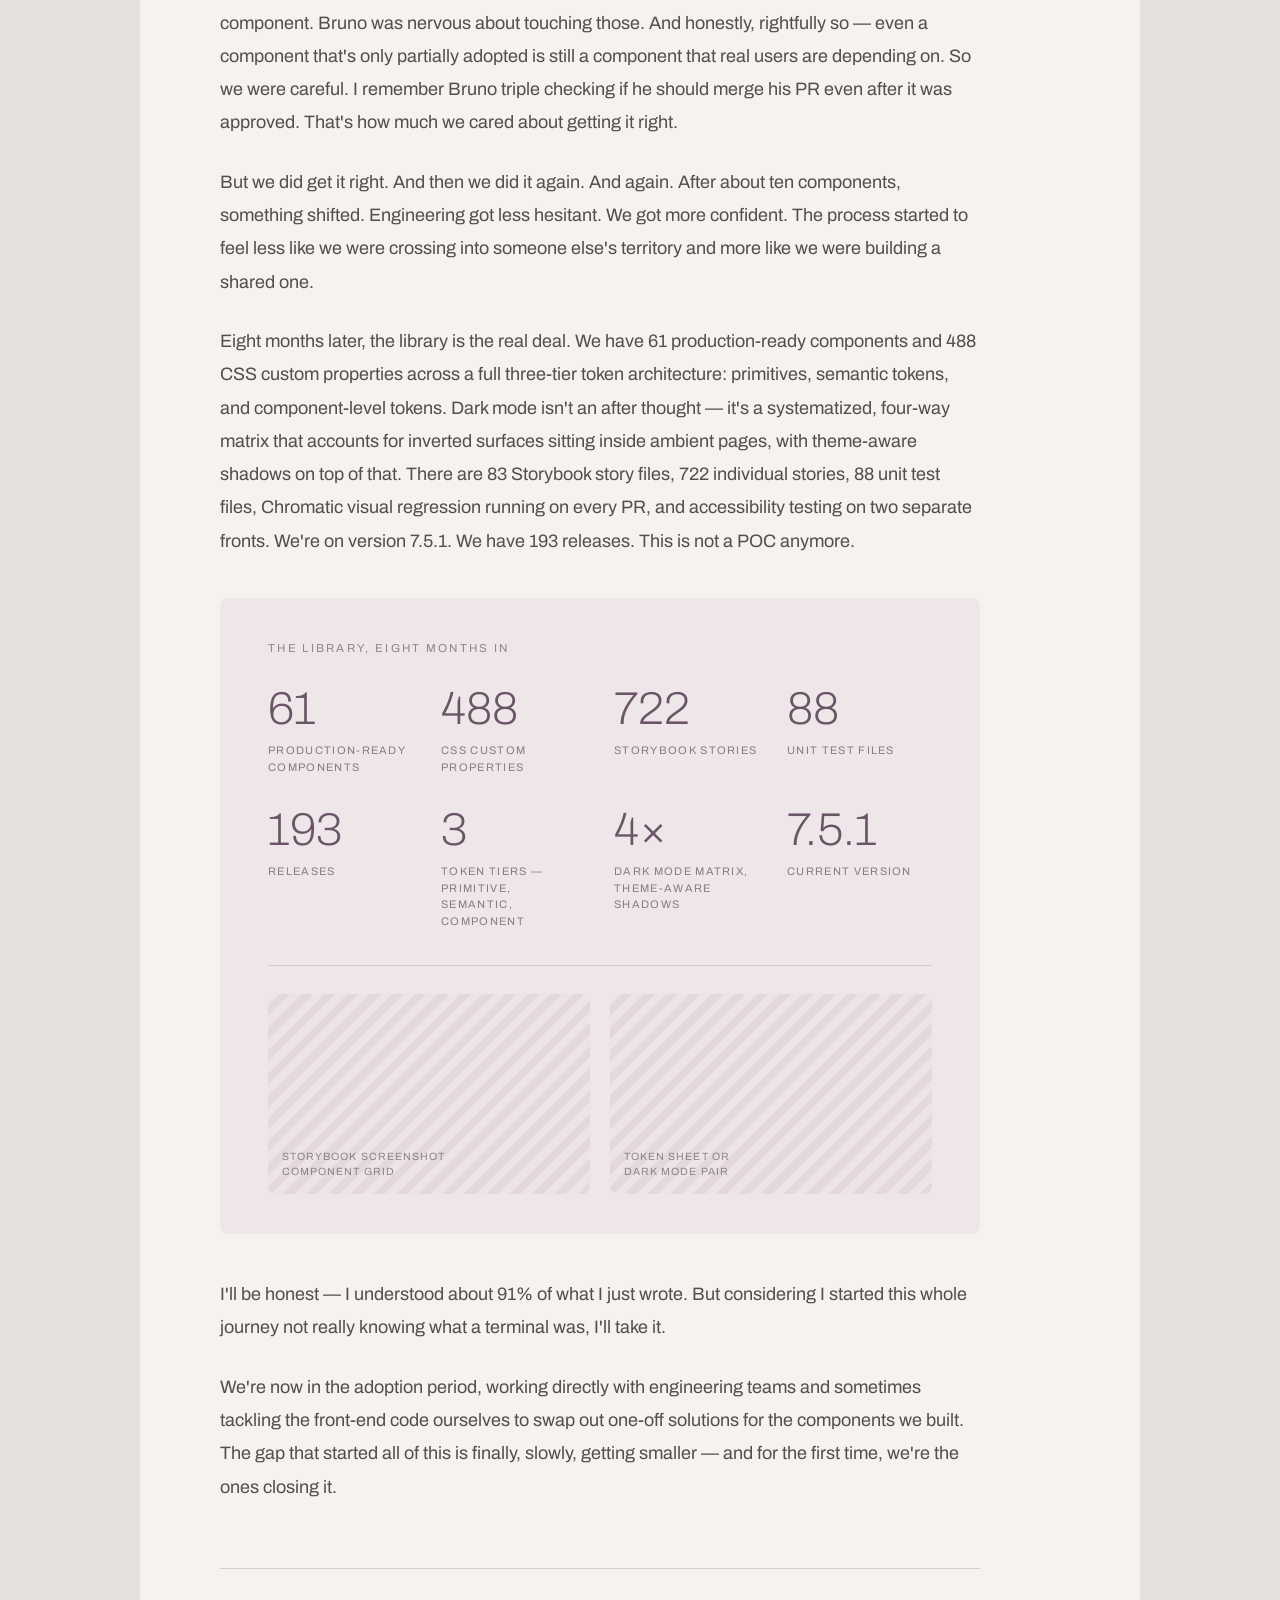
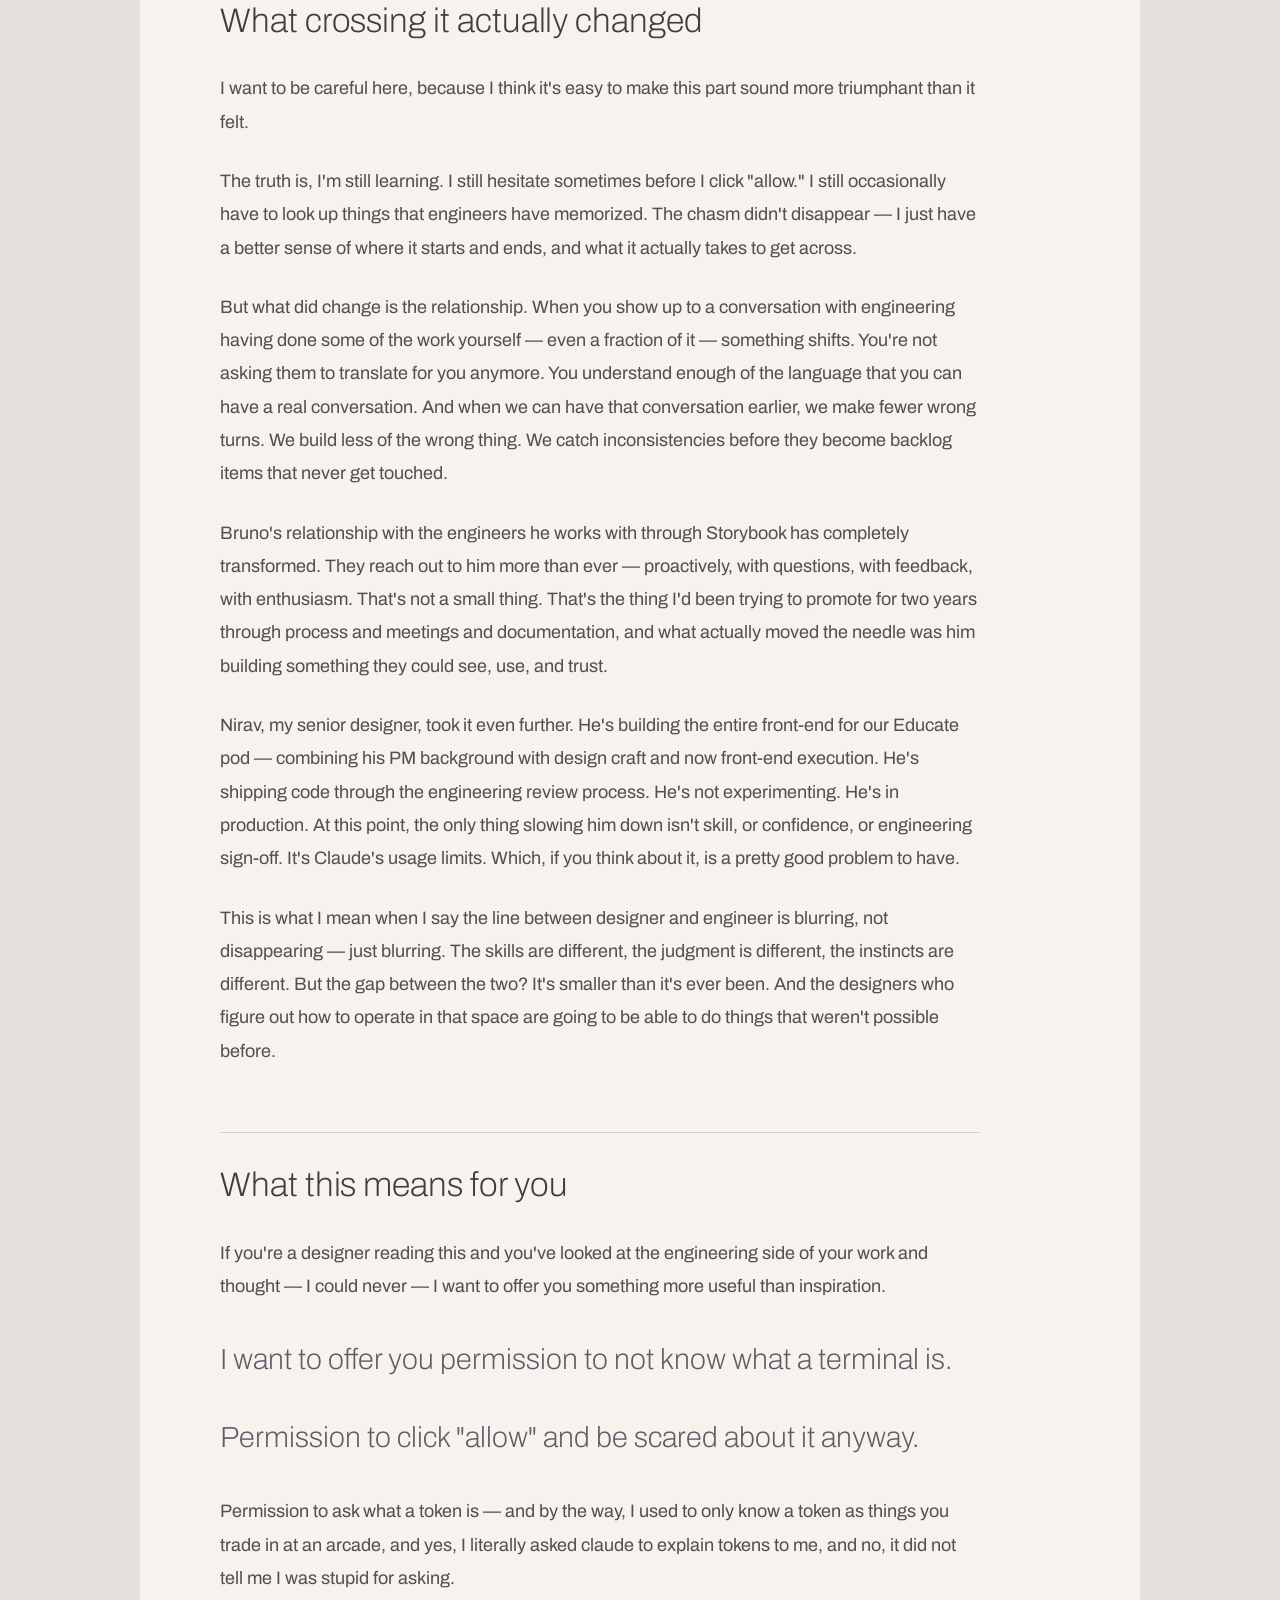
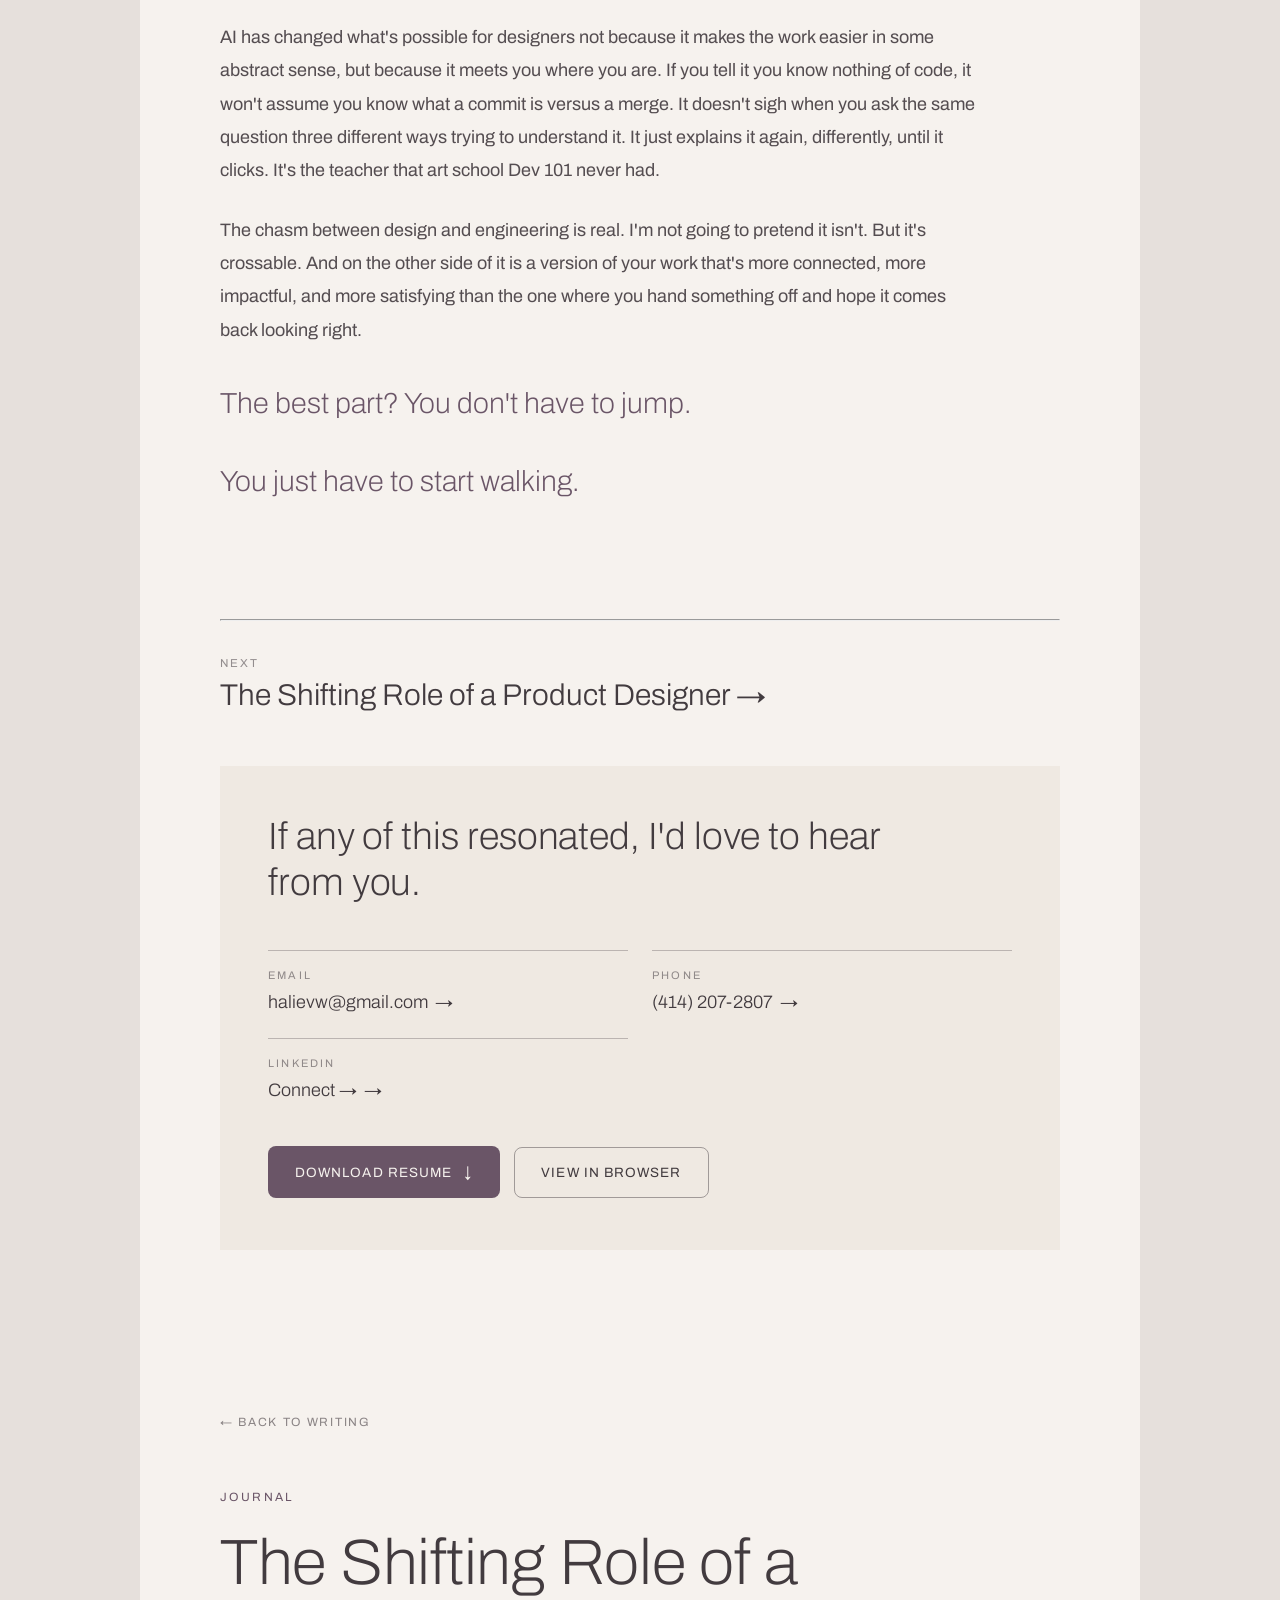
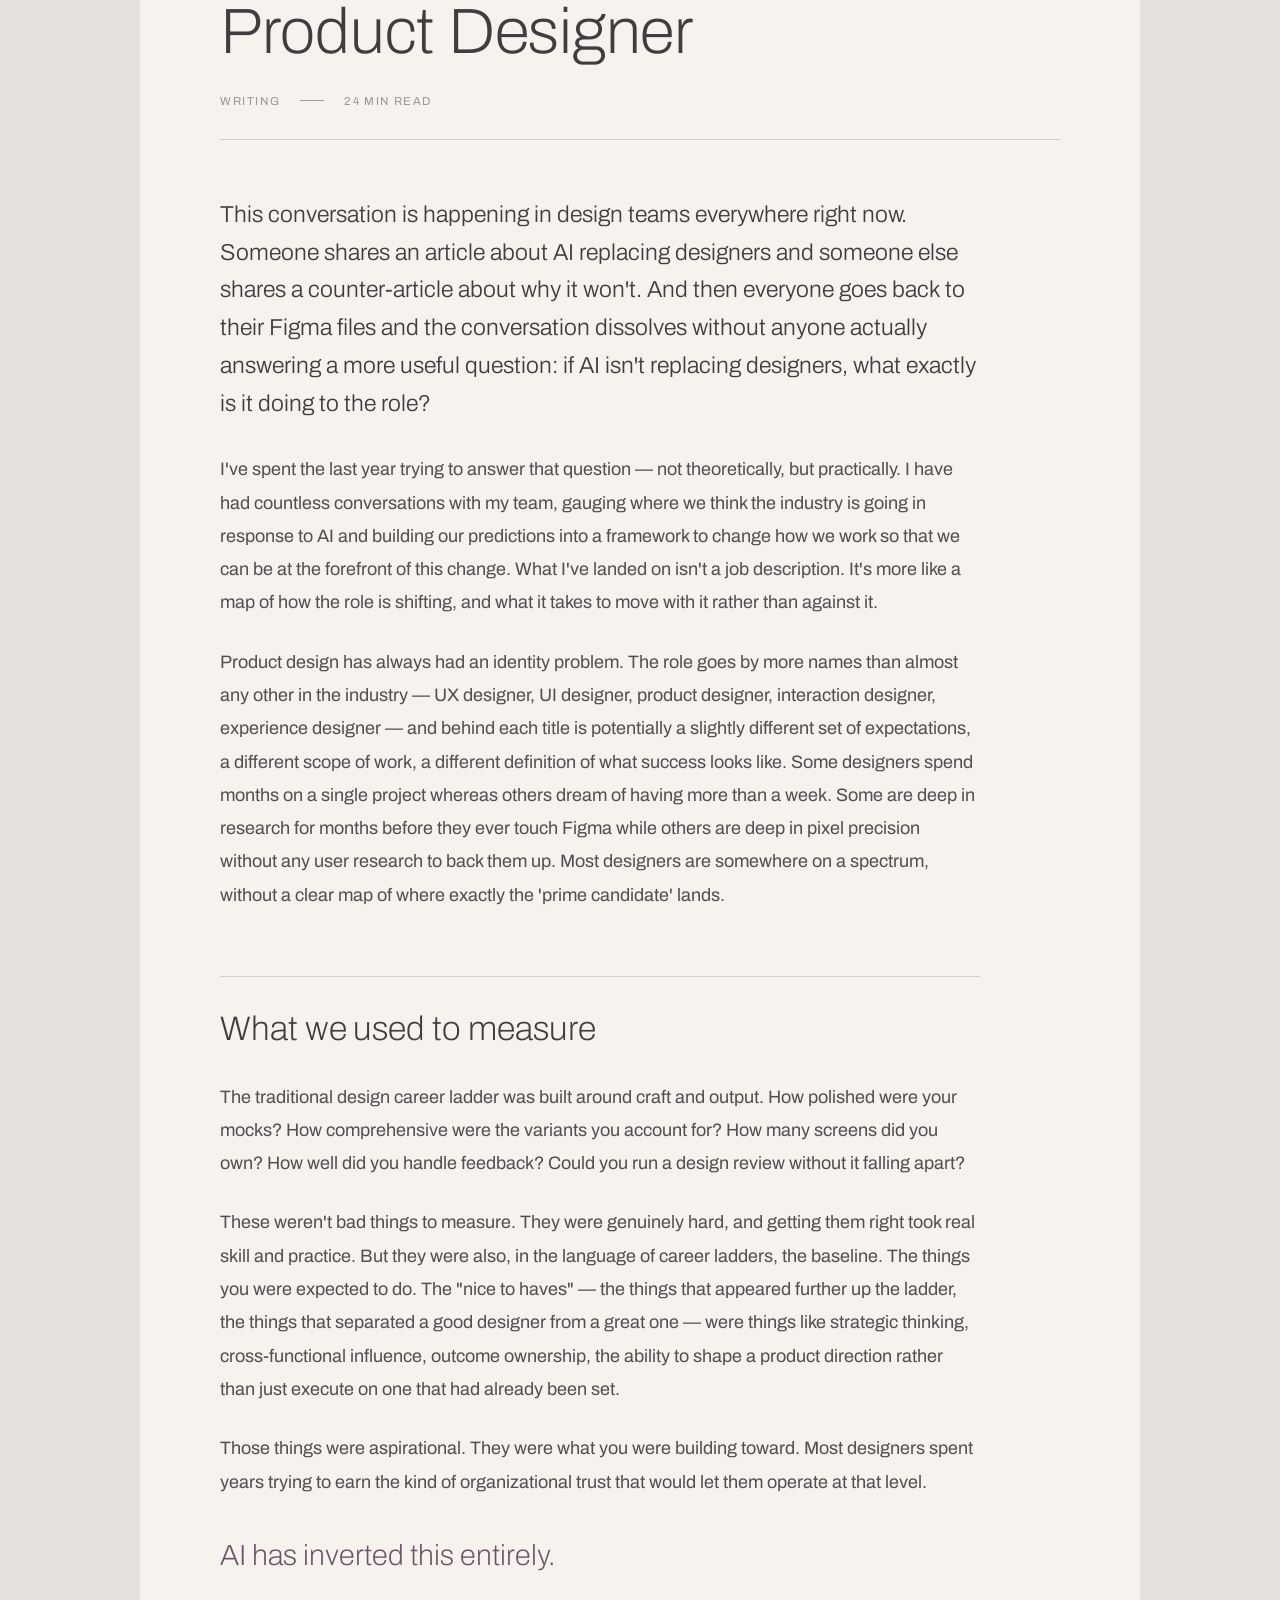
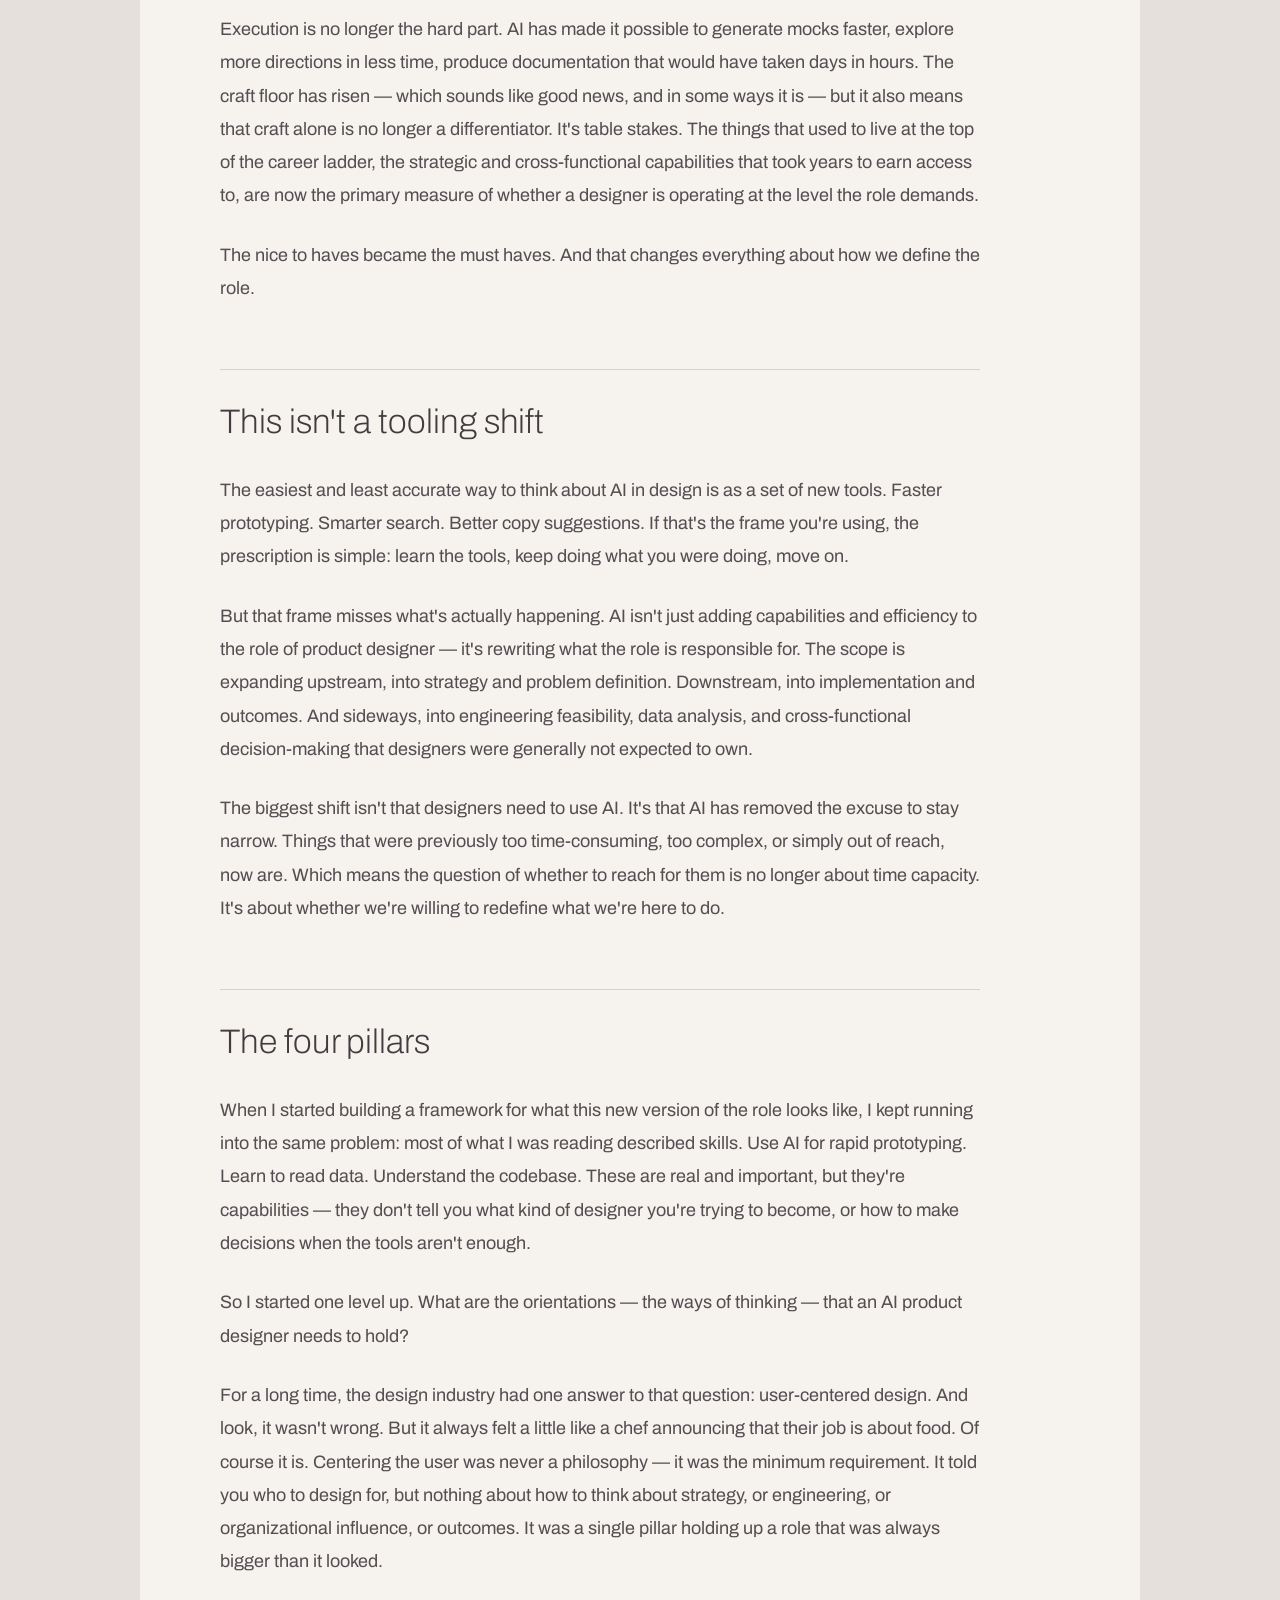
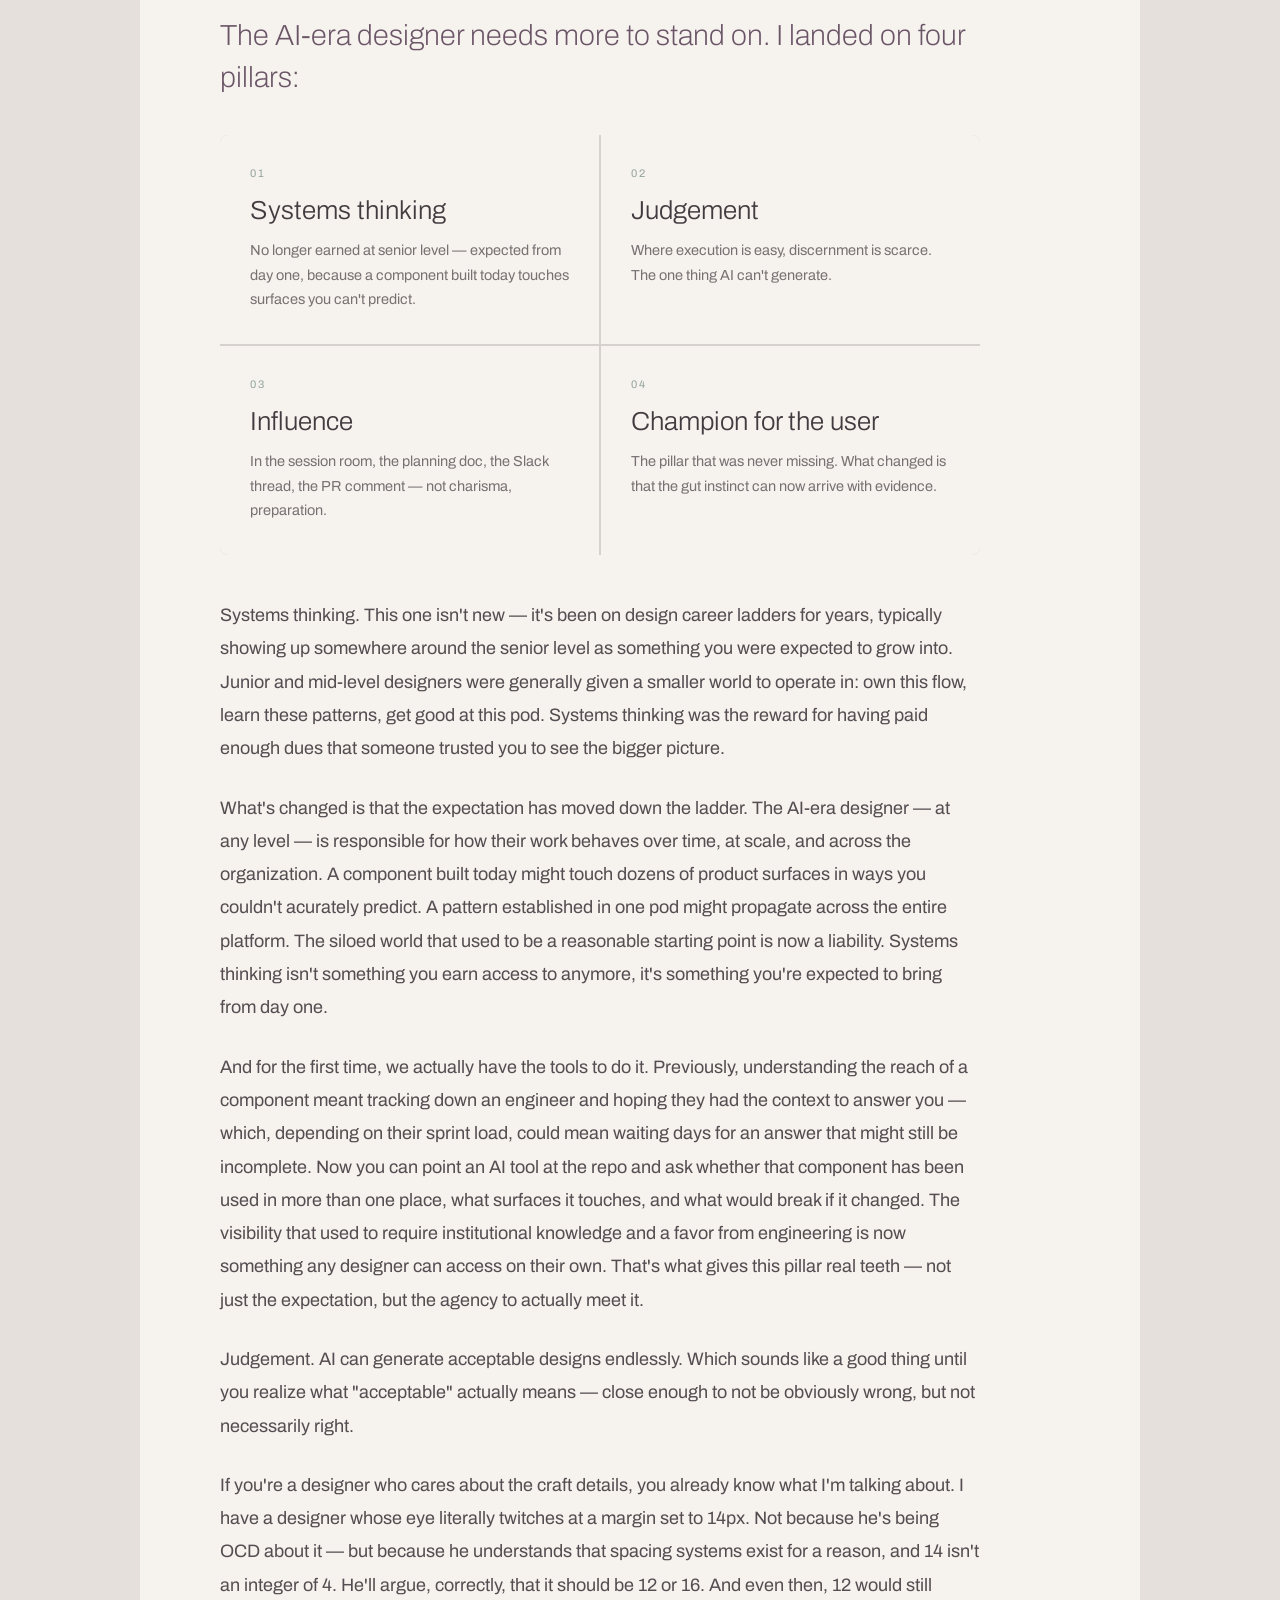
<file: journal.html>
<!DOCTYPE html>
<html lang="en">
<head>
<meta charset="utf-8">
<meta name="viewport" content="width=device-width, initial-scale=1">
<title>Journal — Halie</title>
<link rel="stylesheet" href="styles.css">
</head>
<body>

<main class="page page--narrow" style="margin:40px auto">

<article id="crossing-the-chasm">

  <div style="padding:36px 80px 0">
    <a href="index.html" class="back-link">← Back to writing</a>
  </div>

  <div style="padding:52px 80px 0;max-width:920px">
    <div style="font:400 12px Archivo;letter-spacing:.2em;text-transform:uppercase;color:#6a5567">Journal</div>
    <h1 style="margin:24px 0 28px;max-width:19em;font-size:64px;line-height:1.08;letter-spacing:-.004em;font-weight:200;color:#423b3f">Crossing the Chasm</h1>
    <div style="display:flex;gap:20px;align-items:center;font:400 11.5px Archivo;letter-spacing:.14em;text-transform:uppercase;color:rgba(66,59,63,.5)">
      <span>Writing</span><span style="width:24px;height:1px;background:#93a49c"></span><span>13 min read</span>
    </div>
  </div>

  <div style="padding:32px 80px 0">
    <hr class="rule">
  </div>

  <div style="padding:56px 80px 0;max-width:920px">
    <p style="margin:0 0 30px;font-size:23px;line-height:1.65;font-weight:300;color:#423b3f">There's a version of this article that starts with a confident declaration about the future of design. About AI, about engineers, and about the blurring of roles that leads to an exciting horizon ahead. That version is more on trend.</p>
    <p style="margin:36px 0;font-size:29px;line-height:1.45;font-weight:200;color:#6a5567">This isn't that version.</p>
    <p style="margin:0 0 26px;font-size:18px;line-height:1.85;color:rgba(66,59,63,.9)">This is the one where I tell you I sat on a call with DevOps, heard the words "open your terminal," and thought — wait, is that in GitHub or is that something I was supposed to download? I felt like an idiot before I had even gotten to step one. And I thought: oh Lord help me, it has begun.</p>
    <p style="margin:36px 0;font-size:29px;line-height:1.45;font-weight:200;color:#6a5567">But I'm getting ahead of myself.</p>
    <hr class="rule" style="margin:64px 0 30px">
    <h2 style="margin:0 0 30px;max-width:24em;font-size:34px;line-height:1.28;letter-spacing:-.002em;font-weight:200;color:#423b3f">The problem nobody had time to fix</h2>
    <p style="margin:0 0 26px;font-size:18px;line-height:1.85;color:rgba(66,59,63,.9)">When I joined Medbridge as Director of Product Design in 2023, we were in the middle of something that felt a lot like a startup — even though it wasn't one. We were launching an entirely new product line that would eventually be called Care, and with that came all the trade-offs that new product lines bring. Timelines were aggressive and business goals were ambitious. And quality, as it so often does in those moments, became a negotiation.</p>
    <p style="margin:0 0 26px;font-size:18px;line-height:1.85;color:rgba(66,59,63,.9)">You know the phrase "MVP level." You've probably said it yourself, or heard it said in a tone that implies it's temporary — a placeholder, a promise. "We'll come back to this." And you mean it when you say it. But then the next sprint starts, and the next after that, and the "I hope we can come back to this" list quietly grows into a backlog of hundreds of items that nobody has time to touch.</p>
    <p style="margin:0 0 26px;font-size:18px;line-height:1.85;color:rgba(66,59,63,.9)">That's what happened at Medbridge on the care side of the house. And then, just to make things especially exciting, we went through a full rebrand while we were still building out the MVP of our first net new feature. Which meant that things we had designed just two or three months earlier were already out of date before they ever felt finished. That gradient we were told would be everywhere in our branding was nowhere to be seen.I remember the particular frustration of looking at something we'd shipped and thinking — we just made that, and now it's already making me twitch.</p>
    <p style="margin:0 0 26px;font-size:18px;line-height:1.85;color:rgba(66,59,63,.9)">Here's the thing about design that people outside of it don't always understand: we notice things that users can't name but absolutely feel. A margin that's 19px instead of 24px (sorry to make all you designers cringe at the odd integer, but not being divisible by 4 really helps that all too common scenario hit home) can throw off the visual hierarchy, making it feel like the secondary button should be a primary just to be noticed. Users won't tell you "that margin is creating visual tension." They'll tell you the button needs to be moved or a brighter color because they didn't notice it, or that the page feels cluttered, or that something just seems off. They experience the symptom without knowing the cause. But we know the cause. That's part of what makes design valuable — and part of what makes it so hard to deprioritize gracefully.</p>
    <p style="margin:0 0 26px;font-size:18px;line-height:1.85;color:rgba(66,59,63,.9)">But deprioritize we did because we had to. Engineering was keeping pace with an aggressive product roadmap, and asking them to stop and polish the UI wasn't fair for their success. There was always a discussion about what "good enough" looked like. Design always drew that line in a different place than everyone else. And over two years, the gap between where we drew the line and where things actually landed just got wider and wider — until suddenly, people were noticing that the application felt choppy and incoherent, harder to use than it should have been. Not because any one thing was broken, but because a hundred small things hadn't been finished.</p>
    <p style="margin:0 0 26px;font-size:18px;line-height:1.85;color:rgba(66,59,63,.9)">Engineering still didn't have time to go back. And I was tired of waiting for a window that we all knew likely wasn't coming.</p>
    <hr class="rule" style="margin:64px 0 30px">
    <h2 style="margin:0 0 30px;max-width:24em;font-size:34px;line-height:1.28;letter-spacing:-.002em;font-weight:200;color:#423b3f">Why design couldn't fix it alone</h2>
    <p style="margin:0 0 26px;font-size:18px;line-height:1.85;color:rgba(66,59,63,.9)">The frustrating irony of being a design team is that you can see exactly what needs to be fixed and have almost no power to fix it yourself. We could document every inconsistency. We could build a prioritized list. We could make the case in every design review. But at the end of the day, turning a design into working code required an engineer — and engineers had other things to build.</p>
    <p style="margin:0 0 26px;font-size:18px;line-height:1.85;color:rgba(66,59,63,.9)">This isn't a criticism of engineering. It's just the reality of how product teams are structured, and how timelines work. The business need is always louder than the polish need. And there's a logic to that — a feature that doesn't exist is a bigger problem than a margin that's off.</p>
    <p style="margin:0 0 26px;font-size:18px;line-height:1.85;color:rgba(66,59,63,.9)">But here's what that logic misses: polish isn't decoration. When you cut enough of it, those small unfinished things don't stay small and separate — they accumulate. The inconsistent spacing, the hierarchy that sends the eye to the wrong place, the interaction that works technically but feels broken in practice. No single one of those is a crisis. But enough of them together, and suddenly the product just feels off in a way that's hard to pinpoint and even harder to fix — because by the time anyone names it, the solution looks less like a ticket and more like a redesign. And nothing makes an engineer or a PM sigh quite like the word redesign.</p>
    <p style="margin:0 0 26px;font-size:18px;line-height:1.85;color:rgba(66,59,63,.9)">I kept thinking, what if design could close some of this gap ourselves? Not by becoming engineers, not by taking over the codebase but by getting close enough to the code that we could handle the parts that didn't require deep engineering expertise — the UI layer, the components, the visual consistency — so engineers could spend their time on the problems that actually needed their skills.</p>
    <p style="margin:0 0 26px;font-size:18px;line-height:1.85;color:rgba(66,59,63,.9)">It was a good idea in theory. The problem was that I had no idea how to make it happen in practice.</p>
    <hr class="rule" style="margin:64px 0 30px">
    <h2 style="margin:0 0 30px;max-width:24em;font-size:34px;line-height:1.28;letter-spacing:-.002em;font-weight:200;color:#423b3f">The chasm I didn't think I could cross</h2>
    <p style="margin:36px 0;font-size:29px;line-height:1.45;font-weight:200;color:#6a5567">Let me tell you about my Dev 101 class at art school.</p>
    <p style="margin:0 0 26px;font-size:18px;line-height:1.85;color:rgba(66,59,63,.9)">The teacher was a designer, not an engineer. He didn't know how to write a single line of code (his words, not mine), let alone how to teach coding. So he handed us a book and more or less left us to figure it out. Nobody — and I mean nobody — got past chapter two. It got bad enough that the school had to step in and rework our education path. It was only the second time in my life that a class had made me want to pull my hair out. (The first was statistics, and that could be an entire blog post on its own).</p>
    <p style="margin:0 0 26px;font-size:18px;line-height:1.85;color:rgba(66,59,63,.9)">The experience left a mark. For most of my career, engineering was a world I understood enough to design around — and honestly, one I probably should have felt more comfortable with than I did. Heck, I even married a developer! His knowledge is at my fingertips. And still, the moment code entered the picture professionally, something in me just shut down. It wasn't that I felt uninvited. It was more like a scar that hadn't fully healed — a reflexive flinch every time someone suggested I should just learn to code. I knew enough to have the right conversations. I knew what could be easy to implement versus hard. I understood constraints. But the actual mechanics of it — what a repo was, how GitHub worked, what happened on the other side of a handoff — that was a black box. And after art school, I had made a kind of quiet peace with leaving it that way.</p>
    <p style="margin:36px 0;font-size:29px;line-height:1.45;font-weight:200;color:#6a5567">Then two things happened, almost simultaneously, in the fall of 2025.</p>
    <p style="margin:0 0 26px;font-size:18px;line-height:1.85;color:rgba(66,59,63,.9)">First, a group of our engineers went to an AI bootcamp — an intensive, focused education on using AI to generate code. Those that went came back different. They were energized and genuinely excited about what was possible in a way I hadn't seen before. It was contagious.</p>
    <p style="margin:0 0 26px;font-size:18px;line-height:1.85;color:rgba(66,59,63,.9)">Second, I started paying attention to what AI was already doing for me — not in code, but in everything else. Research. Communication. Synthesis. I was already faster, clearer, more capable in ways I hadn't fully clocked. And I started wondering: what if that was also true on the engineering side? What if AI had built a bridge over a chasm I'd always assumed was too wide to cross?</p>
    <p style="margin:36px 0;font-size:29px;line-height:1.45;font-weight:200;color:#6a5567">So I started a POC.</p>
    <p style="margin:0 0 26px;font-size:18px;line-height:1.85;color:rgba(66,59,63,.9)">I want to be honest about what that felt like, because this is the part most articles skip. It did not feel exciting at first. It felt like standing at the edge of a ciff when you were afraid of heights. The first call I had with DevOps to get me set up, they told me to open my terminal, and I didn't know what that meant. Was it in GitHub? Was it something I'd already downloaded? I sat there trying to look like I understood what was happening while quietly running a search in another tab. I thought: I am not even at step one yet and I already feel in over my head.</p>
    <p style="margin:0 0 26px;font-size:18px;line-height:1.85;color:rgba(66,59,63,.9)">And if you've ever worked with Claude Code, you know that it frequently asks you to "allow" things. At first, I would just — stop. Hesitate. Stare at the button. Every "allow" felt like a potential disaster. What if I let something in that I wasn't supposed to? What if I broke something? What if I had to explain to DevOps that I needed a new computer because I'd accidentally invited malware into it while trying to learn how to build a component library? Could I cost Medbridge thousands because I made prod catch on fire? It took a lot of reassurance from engineers — multiple of them, multiple times — before I could click "allow" without my stomach tightening.</p>
    <p style="margin:0 0 26px;font-size:18px;line-height:1.85;color:rgba(66,59,63,.9)">But I kept going. Partly because the frustration that had started all of this was still real. And partly because the more I did, the more the hesitancy started to give way to something that felt a lot like excitement.</p>
    <hr class="rule" style="margin:64px 0 30px">
    <h2 style="margin:0 0 30px;max-width:24em;font-size:34px;line-height:1.28;letter-spacing:-.002em;font-weight:200;color:#423b3f">Building anyway — and being scared the whole time</h2>
    <p style="margin:36px 0;font-size:29px;line-height:1.45;font-weight:200;color:#6a5567">I wasn't the only one who was scared.</p>
    <p style="margin:0 0 26px;font-size:18px;line-height:1.85;color:rgba(66,59,63,.9)">Bruno, my principal designer, is one of the most talented people I've worked with. He cares deeply about quality — sometimes more than anyone else in the room. Which made him exactly the right person to lead the Storybook component library work. And which also meant he was acutely aware of exactly how much was at stake if something went wrong.</p>
    <p style="margin:36px 0;font-size:29px;line-height:1.45;font-weight:200;color:#6a5567">His fear wasn't the terminal. His fear was breaking production.</p>
    <p style="margin:0 0 26px;font-size:18px;line-height:1.85;color:rgba(66,59,63,.9)">We spent a lot of time in the early months ironing out the process — how do we make sure what we're building is actually good? How do we get it reviewed properly? How do we make sure that when we merge something, we're not accidentally breaking something that users depend on? We kicked off a front-end guild at Medbridge, bringing together representatives from each engineering team so we could talk through concerns — ours and theirs — in a cadenced way. It gave everyone a place to ask questions without the pressure of a deadline attached.</p>
    <p style="margin:0 0 26px;font-size:18px;line-height:1.85;color:rgba(66,59,63,.9)">We also made a deliberate decision early on to initially stay as far from production code as we could. Every new component Bruno built went into Storybook — a separate environment — and no engineering team was being pushed to adopt anything right away. Adoption was a second initiative, something we'd get to once we were confident in what we were building.</p>
    <p style="margin:0 0 26px;font-size:18px;line-height:1.85;color:rgba(66,59,63,.9)">This sounds simple in retrospect, but it was an important psychological decision. Staying away from live code meant we could make mistakes in a contained space. It meant "breaking" something wasn't usually catastrophic. It meant we could learn.</p>
    <p style="margin:0 0 26px;font-size:18px;line-height:1.85;color:rgba(66,59,63,.9)">I still remember being on a call for Bruno's first merge after a PR was approved. We were all a little tense. This was net new Storybook components — nothing touching live code — and we were still holding our breath like we were defusing something. That's how careful we were being. But it wasn't a perfectly clean line. A handful of components, like buttons, were already being used in production — just not everywhere. For example, there were a couple hundred instances out of roughly 8,000 buttons in the product that were leveraging the existing Storybook button component. Bruno was nervous about touching those. And honestly, rightfully so — even a component that's only partially adopted is still a component that real users are depending on. So we were careful. I remember Bruno triple checking if he should merge his PR even after it was approved. That's how much we cared about getting it right.</p>
    <p style="margin:0 0 26px;font-size:18px;line-height:1.85;color:rgba(66,59,63,.9)">But we did get it right. And then we did it again. And again. After about ten components, something shifted. Engineering got less hesitant. We got more confident. The process started to feel less like we were crossing into someone else's territory and more like we were building a shared one.</p>
    <p style="margin:0 0 26px;font-size:18px;line-height:1.85;color:rgba(66,59,63,.9)">Eight months later, the library is the real deal. We have 61 production-ready components and 488 CSS custom properties across a full three-tier token architecture: primitives, semantic tokens, and component-level tokens. Dark mode isn't an after thought — it's a systematized, four-way matrix that accounts for inverted surfaces sitting inside ambient pages, with theme-aware shadows on top of that. There are 83 Storybook story files, 722 individual stories, 88 unit test files, Chromatic visual regression running on every PR, and accessibility testing on two separate fronts. We're on version 7.5.1. We have 193 releases. This is not a POC anymore.</p>
    <figure style="margin:40px 0 44px;background:#efe6e9;border-radius:8px;padding:44px 48px 40px">
      <div style="font:400 11.5px Archivo;letter-spacing:.2em;text-transform:uppercase;color:rgba(66,59,63,.55);margin-bottom:32px">The library, eight months in</div>
      <div style="display:grid;grid-template-columns:repeat(4,1fr);gap:32px 28px">
        <div><div style="font-size:46px;line-height:1;font-weight:200;color:#6a5567">61</div><div style="font:400 11px/1.5 Archivo;letter-spacing:.12em;text-transform:uppercase;color:rgba(66,59,63,.6);margin-top:10px">production-ready components</div></div>
        <div><div style="font-size:46px;line-height:1;font-weight:200;color:#6a5567">488</div><div style="font:400 11px/1.5 Archivo;letter-spacing:.12em;text-transform:uppercase;color:rgba(66,59,63,.6);margin-top:10px">CSS custom properties</div></div>
        <div><div style="font-size:46px;line-height:1;font-weight:200;color:#6a5567">722</div><div style="font:400 11px/1.5 Archivo;letter-spacing:.12em;text-transform:uppercase;color:rgba(66,59,63,.6);margin-top:10px">Storybook stories</div></div>
        <div><div style="font-size:46px;line-height:1;font-weight:200;color:#6a5567">88</div><div style="font:400 11px/1.5 Archivo;letter-spacing:.12em;text-transform:uppercase;color:rgba(66,59,63,.6);margin-top:10px">unit test files</div></div>
        <div><div style="font-size:46px;line-height:1;font-weight:200;color:#6a5567">193</div><div style="font:400 11px/1.5 Archivo;letter-spacing:.12em;text-transform:uppercase;color:rgba(66,59,63,.6);margin-top:10px">releases</div></div>
        <div><div style="font-size:46px;line-height:1;font-weight:200;color:#6a5567">3</div><div style="font:400 11px/1.5 Archivo;letter-spacing:.12em;text-transform:uppercase;color:rgba(66,59,63,.6);margin-top:10px">token tiers — primitive, semantic, component</div></div>
        <div><div style="font-size:46px;line-height:1;font-weight:200;color:#6a5567">4×</div><div style="font:400 11px/1.5 Archivo;letter-spacing:.12em;text-transform:uppercase;color:rgba(66,59,63,.6);margin-top:10px">dark mode matrix, theme-aware shadows</div></div>
        <div><div style="font-size:46px;line-height:1;font-weight:200;color:#6a5567">7.5.1</div><div style="font:400 11px/1.5 Archivo;letter-spacing:.12em;text-transform:uppercase;color:rgba(66,59,63,.6);margin-top:10px">current version</div></div>
      </div>
      <div style="display:grid;grid-template-columns:1fr 1fr;gap:20px;margin-top:36px;padding-top:28px;border-top:1px solid rgba(66,59,63,.16)">
        <div class="imgph" style="height:200px"><span>storybook screenshot<br>component grid</span></div>
        <div class="imgph" style="height:200px"><span>token sheet or<br>dark mode pair</span></div>
      </div>
    </figure>
    <p style="margin:0 0 26px;font-size:18px;line-height:1.85;color:rgba(66,59,63,.9)">I'll be honest — I understood about 91% of what I just wrote. But considering I started this whole journey not really knowing what a terminal was, I'll take it.</p>
    <p style="margin:0 0 26px;font-size:18px;line-height:1.85;color:rgba(66,59,63,.9)">We're now in the adoption period, working directly with engineering teams and sometimes tackling the front-end code ourselves to swap out one-off solutions for the components we built. The gap that started all of this is finally, slowly, getting smaller — and for the first time, we're the ones closing it.</p>
    <hr class="rule" style="margin:64px 0 30px">
    <h2 style="margin:0 0 30px;max-width:24em;font-size:34px;line-height:1.28;letter-spacing:-.002em;font-weight:200;color:#423b3f">What crossing it actually changed</h2>
    <p style="margin:0 0 26px;font-size:18px;line-height:1.85;color:rgba(66,59,63,.9)">I want to be careful here, because I think it's easy to make this part sound more triumphant than it felt.</p>
    <p style="margin:0 0 26px;font-size:18px;line-height:1.85;color:rgba(66,59,63,.9)">The truth is, I'm still learning. I still hesitate sometimes before I click "allow." I still occasionally have to look up things that engineers have memorized. The chasm didn't disappear — I just have a better sense of where it starts and ends, and what it actually takes to get across.</p>
    <p style="margin:0 0 26px;font-size:18px;line-height:1.85;color:rgba(66,59,63,.9)">But what did change is the relationship. When you show up to a conversation with engineering having done some of the work yourself — even a fraction of it — something shifts. You're not asking them to translate for you anymore. You understand enough of the language that you can have a real conversation. And when we can have that conversation earlier, we make fewer wrong turns. We build less of the wrong thing. We catch inconsistencies before they become backlog items that never get touched.</p>
    <p style="margin:0 0 26px;font-size:18px;line-height:1.85;color:rgba(66,59,63,.9)">Bruno's relationship with the engineers he works with through Storybook has completely transformed. They reach out to him more than ever — proactively, with questions, with feedback, with enthusiasm. That's not a small thing. That's the thing I'd been trying to promote for two years through process and meetings and documentation, and what actually moved the needle was him building something they could see, use, and trust.</p>
    <p style="margin:0 0 26px;font-size:18px;line-height:1.85;color:rgba(66,59,63,.9)">Nirav, my senior designer, took it even further. He's building the entire front-end for our Educate pod — combining his PM background with design craft and now front-end execution. He's shipping code through the engineering review process. He's not experimenting. He's in production. At this point, the only thing slowing him down isn't skill, or confidence, or engineering sign-off. It's Claude's usage limits. Which, if you think about it, is a pretty good problem to have.</p>
    <p style="margin:0 0 26px;font-size:18px;line-height:1.85;color:rgba(66,59,63,.9)">This is what I mean when I say the line between designer and engineer is blurring, not disappearing — just blurring. The skills are different, the judgment is different, the instincts are different. But the gap between the two? It's smaller than it's ever been. And the designers who figure out how to operate in that space are going to be able to do things that weren't possible before.</p>
    <hr class="rule" style="margin:64px 0 30px">
    <h2 style="margin:0 0 30px;max-width:24em;font-size:34px;line-height:1.28;letter-spacing:-.002em;font-weight:200;color:#423b3f">What this means for you</h2>
    <p style="margin:0 0 26px;font-size:18px;line-height:1.85;color:rgba(66,59,63,.9)">If you're a designer reading this and you've looked at the engineering side of your work and thought — I could never — I want to offer you something more useful than inspiration.</p>
    <p style="margin:36px 0;font-size:29px;line-height:1.45;font-weight:200;color:#6a5567">I want to offer you permission to not know what a terminal is.</p>
    <p style="margin:36px 0;font-size:29px;line-height:1.45;font-weight:200;color:#6a5567">Permission to click "allow" and be scared about it anyway.</p>
    <p style="margin:0 0 26px;font-size:18px;line-height:1.85;color:rgba(66,59,63,.9)">Permission to ask what a token is — and by the way, I used to only know a token as things you trade in at an arcade, and yes, I literally asked claude to explain tokens to me, and no, it did not tell me I was stupid for asking.</p>
    <p style="margin:0 0 26px;font-size:18px;line-height:1.85;color:rgba(66,59,63,.9)">AI has changed what's possible for designers not because it makes the work easier in some abstract sense, but because it meets you where you are. If you tell it you know nothing of code, it won't assume you know what a commit is versus a merge. It doesn't sigh when you ask the same question three different ways trying to understand it. It just explains it again, differently, until it clicks. It's the teacher that art school Dev 101 never had.</p>
    <p style="margin:0 0 26px;font-size:18px;line-height:1.85;color:rgba(66,59,63,.9)">The chasm between design and engineering is real. I'm not going to pretend it isn't. But it's crossable. And on the other side of it is a version of your work that's more connected, more impactful, and more satisfying than the one where you hand something off and hope it comes back looking right.</p>
    <p style="margin:36px 0;font-size:29px;line-height:1.45;font-weight:200;color:#6a5567">The best part? You don't have to jump.</p>
    <p style="margin:36px 0;font-size:29px;line-height:1.45;font-weight:200;color:#6a5567">You just have to start walking.</p>
  </div>

  <div style="padding:72px 80px 80px">
    <hr class="rule--strong" style="margin-bottom:36px">
    <a href="#shifting-role" class="next-link">
      <span class="eyebrow">Next</span>
      <span class="title">The Shifting Role of a Product Designer →</span>
    </a>

    <div class="contact" style="padding:48px 48px 52px">
      <h2 style="font-size:38px">If any of this resonated, I'd love to hear from you.</h2>
      <div class="contact-grid">
        <a href="mailto:halievw@gmail.com" class="contact-item">
          <span class="label">Email</span>
          <span class="value" style="font-size:18px">halievw@gmail.com</span>
        </a>
        <a href="tel:+14142072807" class="contact-item">
          <span class="label">Phone</span>
          <span class="value" style="font-size:18px">(414) 207-2807</span>
        </a>
        <a href="#" class="contact-item">
          <span class="label">LinkedIn</span>
          <span class="value" style="font-size:18px">Connect &rarr;</span>
        </a>
      </div>
      <div class="contact-actions">
        <a href="#" class="btn btn-primary">Download resume <span style="font-size:15px">&darr;</span></a>
        <a href="#" class="btn btn-secondary">View in browser</a>
      </div>
    </div>
  </div>
</article>

<article id="shifting-role" style="margin-top:40px">

  <div style="padding:36px 80px 0">
    <a href="index.html" class="back-link">← Back to writing</a>
  </div>

  <div style="padding:52px 80px 0;max-width:920px">
    <div style="font:400 12px Archivo;letter-spacing:.2em;text-transform:uppercase;color:#6a5567">Journal</div>
    <h1 style="margin:24px 0 28px;max-width:19em;font-size:64px;line-height:1.08;letter-spacing:-.004em;font-weight:200;color:#423b3f">The Shifting Role of a Product Designer</h1>
    <div style="display:flex;gap:20px;align-items:center;font:400 11.5px Archivo;letter-spacing:.14em;text-transform:uppercase;color:rgba(66,59,63,.5)">
      <span>Writing</span><span style="width:24px;height:1px;background:#93a49c"></span><span>24 min read</span>
    </div>
  </div>

  <div style="padding:32px 80px 0">
    <hr class="rule">
  </div>

  <div style="padding:56px 80px 0;max-width:920px">
    <p style="margin:0 0 30px;font-size:23px;line-height:1.65;font-weight:300;color:#423b3f">This conversation is happening in design teams everywhere right now. Someone shares an article about AI replacing designers and someone else shares a counter-article about why it won't. And then everyone goes back to their Figma files and the conversation dissolves without anyone actually answering a more useful question: if AI isn't replacing designers, what exactly is it doing to the role?</p>
    <p style="margin:0 0 26px;font-size:18px;line-height:1.85;color:rgba(66,59,63,.9)">I've spent the last year trying to answer that question — not theoretically, but practically. I have had countless conversations with my team, gauging where we think the industry is going in response to AI and building our predictions into a framework to change how we work so that we can be at the forefront of this change. What I've landed on isn't a job description. It's more like a map of how the role is shifting, and what it takes to move with it rather than against it.</p>
    <p style="margin:0 0 26px;font-size:18px;line-height:1.85;color:rgba(66,59,63,.9)">Product design has always had an identity problem. The role goes by more names than almost any other in the industry — UX designer, UI designer, product designer, interaction designer, experience designer — and behind each title is potentially a slightly different set of expectations, a different scope of work, a different definition of what success looks like. Some designers spend months on a single project whereas others dream of having more than a week. Some are deep in research for months before they ever touch Figma while others are deep in pixel precision without any user research to back them up. Most designers are somewhere on a spectrum, without a clear map of where exactly the 'prime candidate' lands.</p>
    <hr class="rule" style="margin:64px 0 30px">
    <h2 style="margin:0 0 30px;max-width:24em;font-size:34px;line-height:1.28;letter-spacing:-.002em;font-weight:200;color:#423b3f">What we used to measure</h2>
    <p style="margin:0 0 26px;font-size:18px;line-height:1.85;color:rgba(66,59,63,.9)">The traditional design career ladder was built around craft and output. How polished were your mocks? How comprehensive were the variants you account for? How many screens did you own? How well did you handle feedback? Could you run a design review without it falling apart?</p>
    <p style="margin:0 0 26px;font-size:18px;line-height:1.85;color:rgba(66,59,63,.9)">These weren't bad things to measure. They were genuinely hard, and getting them right took real skill and practice. But they were also, in the language of career ladders, the baseline. The things you were expected to do. The "nice to haves" — the things that appeared further up the ladder, the things that separated a good designer from a great one — were things like strategic thinking, cross-functional influence, outcome ownership, the ability to shape a product direction rather than just execute on one that had already been set.</p>
    <p style="margin:0 0 26px;font-size:18px;line-height:1.85;color:rgba(66,59,63,.9)">Those things were aspirational. They were what you were building toward. Most designers spent years trying to earn the kind of organizational trust that would let them operate at that level.</p>
    <p style="margin:36px 0;font-size:29px;line-height:1.45;font-weight:200;color:#6a5567">AI has inverted this entirely.</p>
    <p style="margin:0 0 26px;font-size:18px;line-height:1.85;color:rgba(66,59,63,.9)">Execution is no longer the hard part. AI has made it possible to generate mocks faster, explore more directions in less time, produce documentation that would have taken days in hours. The craft floor has risen — which sounds like good news, and in some ways it is — but it also means that craft alone is no longer a differentiator. It's table stakes. The things that used to live at the top of the career ladder, the strategic and cross-functional capabilities that took years to earn access to, are now the primary measure of whether a designer is operating at the level the role demands.</p>
    <p style="margin:0 0 26px;font-size:18px;line-height:1.85;color:rgba(66,59,63,.9)">The nice to haves became the must haves. And that changes everything about how we define the role.</p>
    <hr class="rule" style="margin:64px 0 30px">
    <h2 style="margin:0 0 30px;max-width:24em;font-size:34px;line-height:1.28;letter-spacing:-.002em;font-weight:200;color:#423b3f">This isn't a tooling shift</h2>
    <p style="margin:0 0 26px;font-size:18px;line-height:1.85;color:rgba(66,59,63,.9)">The easiest and least accurate way to think about AI in design is as a set of new tools. Faster prototyping. Smarter search. Better copy suggestions. If that's the frame you're using, the prescription is simple: learn the tools, keep doing what you were doing, move on.</p>
    <p style="margin:0 0 26px;font-size:18px;line-height:1.85;color:rgba(66,59,63,.9)">But that frame misses what's actually happening. AI isn't just adding capabilities and efficiency to the role of product designer — it's rewriting what the role is responsible for. The scope is expanding upstream, into strategy and problem definition. Downstream, into implementation and outcomes. And sideways, into engineering feasibility, data analysis, and cross-functional decision-making that designers were generally not expected to own.</p>
    <p style="margin:0 0 26px;font-size:18px;line-height:1.85;color:rgba(66,59,63,.9)">The biggest shift isn't that designers need to use AI. It's that AI has removed the excuse to stay narrow. Things that were previously too time-consuming, too complex, or simply out of reach, now are. Which means the question of whether to reach for them is no longer about time capacity. It's about whether we're willing to redefine what we're here to do.</p>
    <hr class="rule" style="margin:64px 0 30px">
    <h2 style="margin:0 0 30px;max-width:24em;font-size:34px;line-height:1.28;letter-spacing:-.002em;font-weight:200;color:#423b3f">The four pillars</h2>
    <p style="margin:0 0 26px;font-size:18px;line-height:1.85;color:rgba(66,59,63,.9)">When I started building a framework for what this new version of the role looks like, I kept running into the same problem: most of what I was reading described skills. Use AI for rapid prototyping. Learn to read data. Understand the codebase. These are real and important, but they're capabilities — they don't tell you what kind of designer you're trying to become, or how to make decisions when the tools aren't enough.</p>
    <p style="margin:0 0 26px;font-size:18px;line-height:1.85;color:rgba(66,59,63,.9)">So I started one level up. What are the orientations — the ways of thinking — that an AI product designer needs to hold?</p>
    <p style="margin:0 0 26px;font-size:18px;line-height:1.85;color:rgba(66,59,63,.9)">For a long time, the design industry had one answer to that question: user-centered design. And look, it wasn't wrong. But it always felt a little like a chef announcing that their job is about food. Of course it is. Centering the user was never a philosophy — it was the minimum requirement. It told you who to design for, but nothing about how to think about strategy, or engineering, or organizational influence, or outcomes. It was a single pillar holding up a role that was always bigger than it looked.</p>
    <p style="margin:36px 0;font-size:29px;line-height:1.45;font-weight:200;color:#6a5567">The AI-era designer needs more to stand on. I landed on four pillars:</p>
    <figure style="margin:8px 0 44px;display:grid;grid-template-columns:1fr 1fr;gap:2px;background:rgba(66,59,63,.18);border-radius:8px;overflow:hidden">
      <div style="background:#f6f2ee;padding:32px 30px">
        <div style="font:400 11px Archivo;letter-spacing:.2em;color:#93a49c;margin-bottom:16px">01</div>
        <div style="font-size:26px;line-height:1.2;font-weight:300;color:#423b3f;margin-bottom:12px">Systems thinking</div>
        <p style="margin:0;font-size:14.5px;line-height:1.7;color:rgba(66,59,63,.7)">No longer earned at senior level — expected from day one, because a component built today touches surfaces you can't predict.</p>
      </div>
      <div style="background:#f6f2ee;padding:32px 30px">
        <div style="font:400 11px Archivo;letter-spacing:.2em;color:#93a49c;margin-bottom:16px">02</div>
        <div style="font-size:26px;line-height:1.2;font-weight:300;color:#423b3f;margin-bottom:12px">Judgement</div>
        <p style="margin:0;font-size:14.5px;line-height:1.7;color:rgba(66,59,63,.7)">Where execution is easy, discernment is scarce. The one thing AI can't generate.</p>
      </div>
      <div style="background:#f6f2ee;padding:32px 30px">
        <div style="font:400 11px Archivo;letter-spacing:.2em;color:#93a49c;margin-bottom:16px">03</div>
        <div style="font-size:26px;line-height:1.2;font-weight:300;color:#423b3f;margin-bottom:12px">Influence</div>
        <p style="margin:0;font-size:14.5px;line-height:1.7;color:rgba(66,59,63,.7)">In the session room, the planning doc, the Slack thread, the PR comment — not charisma, preparation.</p>
      </div>
      <div style="background:#f6f2ee;padding:32px 30px">
        <div style="font:400 11px Archivo;letter-spacing:.2em;color:#93a49c;margin-bottom:16px">04</div>
        <div style="font-size:26px;line-height:1.2;font-weight:300;color:#423b3f;margin-bottom:12px">Champion for the user</div>
        <p style="margin:0;font-size:14.5px;line-height:1.7;color:rgba(66,59,63,.7)">The pillar that was never missing. What changed is that the gut instinct can now arrive with evidence.</p>
      </div>
    </figure>
    <p style="margin:0 0 26px;font-size:18px;line-height:1.85;color:rgba(66,59,63,.9)">Systems thinking. This one isn't new — it's been on design career ladders for years, typically showing up somewhere around the senior level as something you were expected to grow into. Junior and mid-level designers were generally given a smaller world to operate in: own this flow, learn these patterns, get good at this pod. Systems thinking was the reward for having paid enough dues that someone trusted you to see the bigger picture.</p>
    <p style="margin:0 0 26px;font-size:18px;line-height:1.85;color:rgba(66,59,63,.9)">What's changed is that the expectation has moved down the ladder. The AI-era designer — at any level — is responsible for how their work behaves over time, at scale, and across the organization. A component built today might touch dozens of product surfaces in ways you couldn't acurately predict. A pattern established in one pod might propagate across the entire platform. The siloed world that used to be a reasonable starting point is now a liability. Systems thinking isn't something you earn access to anymore, it's something you're expected to bring from day one.</p>
    <p style="margin:0 0 26px;font-size:18px;line-height:1.85;color:rgba(66,59,63,.9)">And for the first time, we actually have the tools to do it. Previously, understanding the reach of a component meant tracking down an engineer and hoping they had the context to answer you — which, depending on their sprint load, could mean waiting days for an answer that might still be incomplete. Now you can point an AI tool at the repo and ask whether that component has been used in more than one place, what surfaces it touches, and what would break if it changed. The visibility that used to require institutional knowledge and a favor from engineering is now something any designer can access on their own. That's what gives this pillar real teeth — not just the expectation, but the agency to actually meet it.</p>
    <p style="margin:0 0 26px;font-size:18px;line-height:1.85;color:rgba(66,59,63,.9)">Judgement. AI can generate acceptable designs endlessly. Which sounds like a good thing until you realize what "acceptable" actually means — close enough to not be obviously wrong, but not necessarily right.</p>
    <p style="margin:0 0 26px;font-size:18px;line-height:1.85;color:rgba(66,59,63,.9)">If you're a designer who cares about the craft details, you already know what I'm talking about. I have a designer whose eye literally twitches at a margin set to 14px. Not because he's being OCD about it — but because he understands that spacing systems exist for a reason, and 14 isn't an integer of 4. He'll argue, correctly, that it should be 12 or 16. And even then, 12 would still bother him, because the universally accepted pattern is 4, 8, 16, 24, 32 and so on. You can write all of that into your documentation, feed it into your prompts, establish every rule you can think of — and the tool will still miss things sometimes. Just like people do.</p>
    <p style="margin:0 0 26px;font-size:18px;line-height:1.85;color:rgba(66,59,63,.9)">But judgement in the AI era isn't just about catching spacing errors. It's about evaluating things like whether the tool made the right hierarchy decisions, whether the primary action is actually primary or whether the information architecture it chose serves the user or just looks plausible. A professor I had in design school said something I've never forgotten: your first idea is almost never your best. I've found that to be just as true of AI-generated designs as it is of human ones. They're useful — genuinely useful — for rapid prototyping, for getting buy-in on a concept, for exploring directions quickly. But I have never seen one come out the other end with every T crossed and every I dotted, ready to hand to engineering without a designer's eye on it first.</p>
    <p style="margin:0 0 26px;font-size:18px;line-height:1.85;color:rgba(66,59,63,.9)">That's the new center of designer value — not the ability to produce, but the ability to discern. In an environment where execution is easy, judgement is the thing that's actually scarce. And it turns out that judgement is exactly the thing AI can't generate.</p>
    <p style="margin:0 0 26px;font-size:18px;line-height:1.85;color:rgba(66,59,63,.9)">Influence. For a long time, the design team's main stage of influence was in a stakeholder session where they walked people through a prototype and hoped the right questions came up. And if you've run enough of those sessions, you know exactly how they go. If you're lucky enough to not get crickets, you have two or three vocal people in the room — the ones who always have questions, who generate conversation, who make the session feel alive. I still remember those people by name, even a decade later. They made having influence easy.</p>
    <p style="margin:0 0 26px;font-size:18px;line-height:1.85;color:rgba(66,59,63,.9)">But they were never the whole room. The rest of the stakeholders — the ones who listened more than they spoke, who nodded along and left without saying much — those people were just as important, and much harder to reach. What I've learned is that the way to reach them is to come prepared with narrative, not just mocks. To walk in already thinking about the questions the implementation team might have during a specific flow. To say out loud: "We've noticed lately that customers are flagging how difficult the date dropdown is for older users, so we made this call intentionally." That kind of preparation draws out the people who would have otherwise stayed silent, and it signals to everyone in the room that design is listening and has done their due diligence and that our judgement can be trusted.</p>
    <p style="margin:0 0 26px;font-size:18px;line-height:1.85;color:rgba(66,59,63,.9)">And for most designers, that was the extent of it. The primary place of influence were stakeholder sessions. But influence goes beyond the review session. It is shaping roadmaps, reframing problems with PMs, making the case to engineering for why a decision mattered — that was, again, senior territory.</p>
    <p style="margin:0 0 26px;font-size:18px;line-height:1.85;color:rgba(66,59,63,.9)">With AI influencing every aspect of the role, stakeholder sessions now just become a single avenue that designers can leverage. Designers can now synthesizes user feedback into a problem statement that reshapes what a PM thought the solution needed to be. They can show up in roadmap conversations and make a compelling case for why a particular problem needs to move up the priority list — or pick up a UI bug fix ticket themselves rather than waiting for engineering to get to it. It shows up in engineering relationships, when a designer can articulate not just what they designed but why — connecting a decision back to the systems thinking and user insight behind it in a way that makes the engineering team feel like collaborators rather than implementers.</p>
    <p style="margin:0 0 26px;font-size:18px;line-height:1.85;color:rgba(66,59,63,.9)">We are no longer a mock-making factory. The AI-era designer has to be able to articulate why a considered design decision is worth more than a cheaper alternative or an AI-generated shortcut — in the session room, in the planning doc, in the Slack thread, and in the PR comment. That's influence as a core function of the role. And the designers who are best at it aren't the ones with the most charisma. They're the ones who show up most prepared.</p>
    <p style="margin:0 0 26px;font-size:18px;line-height:1.85;color:rgba(66,59,63,.9)">Champion for the user. This is the one pillar that was never missing from the role — it's the user-centered design principle that's been at the foundation of everything we do since before most of us entered the field. And it isn't going anywhere. In the same way ingredients will never stop being central to what a chef does, advocating for the user will never stop being central to what a designer does.</p>
    <p style="margin:0 0 26px;font-size:18px;line-height:1.85;color:rgba(66,59,63,.9)">What's changed is how equipped we are to do it. For most of design's history, championing the user meant synthesizing what you'd observed in research sessions and translating it into a recommendation that was, if we're honest, at least partially subjective. You'd watched twenty user interviews, you'd formed a point of view, and you'd present it with as much conviction as you could muster and hope the room trusted your read. That process worked — designers with good instincts still made good calls — but it was easy to dismiss. Someone could always say "that's just your opinion" and the conversation would stall.</p>
    <p style="margin:0 0 26px;font-size:18px;line-height:1.85;color:rgba(66,59,63,.9)">The designers who could push past that were the ones with years of accumulated domain knowledge — the kind of deep, pattern-recognized intuition that comes from having seen the same problem surface in fifteen different products across a decade of work. That gut instinct was real and it was founded, but it was almost impossible to use as proof. It was also, not coincidentally, one of the things that made seniority and industry background matter so much in a job interview. Experience was the closest thing designers had to evidence.</p>
    <p style="margin:0 0 26px;font-size:18px;line-height:1.85;color:rgba(66,59,63,.9)">AI changes the equation significantly. Feeding twenty research sessions through an AI tool and having it surface patterns — by demographics, by phrasing, by frequency — used to take the better part of a week. Now it takes hours. The qualitative becomes quantifiable. The subjective gets backed by signal. All done quickly and efficiently to top it off! And suddenly the designer isn't just advocating for the user — they're arriving with evidence. The gut instinct that used to live only in the heads of the most experienced people in the room can now be validated, challenged, or confirmed in real time, even for those start up companies that have more ideas and dreams that the work week can fit.</p>
    <p style="margin:0 0 26px;font-size:18px;line-height:1.85;color:rgba(66,59,63,.9)">This is the pillar that gives the others their backbone. It's what makes judgement credible, influence persuasive, and systems thinking purposeful. It's also the one that opens doors that don't always point back to monetary ROI — the decisions that are harder to justify on a spreadsheet but matter enormously to the people using the product every day. AI doesn't make those decisions for us. But it gives us the ammunition to make them stick.</p>
    <p style="margin:0 0 26px;font-size:18px;line-height:1.85;color:rgba(66,59,63,.9)">These four pillars aren't a checklist. They're an orientation. They describe how an AI product designer thinks, not just what they do. Everything else — the tools, the workflows, the specific skills — sits in service of these.</p>
    <hr class="rule" style="margin:64px 0 30px">
    <h2 style="margin:0 0 30px;max-width:24em;font-size:34px;line-height:1.28;letter-spacing:-.002em;font-weight:200;color:#423b3f">The skills that put the pillars into practice</h2>
    <p style="margin:0 0 26px;font-size:18px;line-height:1.85;color:rgba(66,59,63,.9)">If the pillars describe the mindset, the skills describe the capabilities. And to be clear: these aren't the only things an AI designer does. They're the foundational buckets that everything else maps back to.</p>
    <p style="margin:0 0 26px;font-size:18px;line-height:1.85;color:rgba(66,59,63,.9)">Technical fluency means understanding the system you're designing within — not just the interface, but the codebase, the components, the constraints. What's easy to implement versus hard, and the technical why behind it.</p>
    <p style="margin:0 0 26px;font-size:18px;line-height:1.85;color:rgba(66,59,63,.9)">None of that is entirely new. Good designers have always tried to understand the technical context they were working in — it made for better decisions, fewer impossible handoffs, and more credible conversations with engineering. But understanding it used to require either years of accumulated knowledge or the willingness to ask someone else to explain it to you. Which meant adding to someone's already full plate, waiting for a window in their schedule, and hoping the answer you got was complete enough to actually move forward with. The knowledge existed. The access to it was the bottleneck.</p>
    <p style="margin:0 0 26px;font-size:18px;line-height:1.85;color:rgba(66,59,63,.9)">That bottleneck is largely gone. A designer can now point an AI tool at a codebase and ask whether a component exists, how widely it's used, what it would take to adjust it, or what the likely implementation complexity of a new pattern might be — and get a meaningful answer without pulling an engineer away from their work. The agency to find those answers yourself, on your own timeline, changes the texture of the role in ways that are hard to overstate. Designers are no longer waiting to be informed. We're expected to be informed — and now we actually can be.</p>
    <p style="margin:0 0 26px;font-size:18px;line-height:1.85;color:rgba(66,59,63,.9)">Data interpretation is less a skill and more a perspective shift — and it's one that requires being intentional in a way that the old design process rarely demanded.</p>
    <p style="margin:0 0 26px;font-size:18px;line-height:1.85;color:rgba(66,59,63,.9)">In the linear model, design's job was largely finished by the time something shipped. You handed off the work, engineering built it, and whatever happened next was someone else's problem to measure. And for most of design's history, that someone else was the PM. Tracking engagement, interpreting behavior data, defining what success looked like in measurable terms — that lived on their shoulders, not ours. Designers got looped back in when something was clearly broken, when user complaints reached a threshold that warranted a revisit, or when a new project kicked off and the old work became context. We were user experience designers who, more often than not, never actually looked at how users experienced what we shipped. Which, when you say it out loud, sounds a little absurd.</p>
    <p style="margin:0 0 26px;font-size:18px;line-height:1.85;color:rgba(66,59,63,.9)">The AI-era designer has to define success differently, and earlier. Before the design work starts, not after it ships. What does good actually look like for this feature — in numbers, in behavior, in something that Pendo or a data tool can surface six weeks after launch? What are the signals that would tell you it worked, and what would tell you it didn't? That intentionality changes how you design, because you're no longer just solving for a state — you're solving for an outcome you've committed to measuring.</p>
    <p style="margin:0 0 26px;font-size:18px;line-height:1.85;color:rgba(66,59,63,.9)">It also changes what you're reading once the work is live. Not just "did users engage with it" but why, and where, and what they did instead when they didn't. What users actually do versus what they say they do. Where they drop off, what they ignore, what pulls their attention somewhere you didn't intend. The designer who can read those signals and translate them into the next decision is far more valuable than one who can only respond to signals someone else has already interpreted and packaged for them. This is where the role bleeds into territory it should have always occupied — and AI makes it possible to actually stay there.</p>
    <p style="margin:0 0 26px;font-size:18px;line-height:1.85;color:rgba(66,59,63,.9)">Assisted coding is the one that changes the most about how design and engineering relate to each other. AI has made it possible for designers to generate real UI code, build functional prototypes that aren't just static mocks, and contribute directly to implementation. The line between design and engineering is blurring — and designers who are comfortable operating closer to that line are able to have fundamentally different conversations with the engineers they work with. The telephone game that used to define the handoff starts to disappear when the designer is already in the code.</p>
    <p style="margin:0 0 26px;font-size:18px;line-height:1.85;color:rgba(66,59,63,.9)">Rapid prototype exploration used to be constrained by time. How many directions could you explore before the deadline? AI has largely dissolved that constraint. Dozens of UX directions in minutes. Instant variations of flows, copy, and layouts. The cost of exploring ideas has collapsed — which shifts the value from generating ideas to evaluating them. The best AI-era designers aren't the ones who produce the most. They're the ones who can filter, refine, and recognize what actually works.</p>
    <p style="margin:0 0 26px;font-size:18px;line-height:1.85;color:rgba(66,59,63,.9)">But there's a tension here that's worth naming honestly. Rapid prototyping isn't exclusive to designers anymore. PMs, engineers, and stakeholders are spinning up AI-generated concepts and mockups on their own — and some of them are walking into rooms for multi-million dollar deals with those prototypes design has never seen and treating them as finished thinking. It has happened. A direction gets momentum before design has ever seen it, and suddenly you're not shaping the solution, you're reacting to one that's already half-decided.</p>
    <p style="margin:0 0 26px;font-size:18px;line-height:1.85;color:rgba(66,59,63,.9)">This is where influence and rapid prototype exploration intersect. The answer isn't to slow everyone else down or to gatekeep the tools. It's to make sure design has enough presence in the process that we're in the room — or at least in the loop — before something gains traction it shouldn't. That means having the relationships, the processes, and the visibility to jump in where we see fit. Not as a checkpoint, but as a collaborator who gets there early enough to actually shape the direction. Designers who have built that kind of influence don't worry about being bypassed by a PM with Claude. They're already part of the conversation.</p>
    <p style="margin:0 0 26px;font-size:18px;line-height:1.85;color:rgba(66,59,63,.9)">Facilitation ill needs to guide the room toward the right decision — and for a long time, that someone was rarely the designer.</p>
    <p style="margin:0 0 26px;font-size:18px;line-height:1.85;color:rgba(66,59,63,.9)">We've all been in a stakeholder session when a difficult question lands and the instinct is to deflect. "Uh — [PM name], do you want to take that one?" That moment — and most of us have lived it — is a signal that the designer in the room isn't yet operating as a facilitator. They're operating as a presenter. And there's a meaningful difference.</p>
    <p style="margin:0 0 26px;font-size:18px;line-height:1.85;color:rgba(66,59,63,.9)">Good facilitation comes from intimate knowledge of all the working pieces, and from understanding what information is most valuable to who you're speaking with. If you're in front of the CEO, the filter is the business — how does this decision affect growth, risk, or competitive position? If you're talking to someone on the sales team, the same information needs to be translated into how this shapes the conversation they're having with their customers. The content doesn't change. The frame does. And knowing how to shift that frame — in real time, without a script — is what separates a designer who presents from a designer who facilitates.</p>
    <p style="margin:0 0 26px;font-size:18px;line-height:1.85;color:rgba(66,59,63,.9)">It's also about knowing enough to ask the right questions before anyone else does. Walking into a session having already anticipated what the engineering lead is going to push back on, or what the PM is going to need reassurance about, or what the executive is going to need translated into business terms — that preparation is what makes facilitation look effortless from the outside. AI can help with this too: using it live in working sessions to pull up data, generate options on the fly, or pressure-test a direction in real time changes what's possible in the room. Designers are not just makers. They're facilitators of decision-making. And facilitation, at its best, looks a lot like leadership.</p>
    <p style="margin:0 0 26px;font-size:18px;line-height:1.85;color:rgba(66,59,63,.9)">Stewardship is where everything else comes together. It's the skill that only works if the others are already in place — you can't measure success if you haven't defined it upfront with data interpretation, can't understand what broke if you don't have technical fluency. Stewardship is the combination and extension of all of it, applied to the question that design has historically been hard pressed (at least in the start-up worlds that I have lived in) to answer: did this actually work?</p>
    <p style="margin:0 0 26px;font-size:18px;line-height:1.85;color:rgba(66,59,63,.9)">For some, that question wasn't really ours to answer. By the time something shipped, we had moved on. The design had happened weeks or months ago, success was measured in someone else's dashboard, and tracing impact back to a design decision was more archaeology than accountability. We were too far removed from the outcome to own it.</p>
    <p style="margin:0 0 26px;font-size:18px;line-height:1.85;color:rgba(66,59,63,.9)">That distance is closing. And with it comes something that feels genuinely new — agency. We are no longer operating in a bubble, handing work over a wall and hoping it lands. The AI-era designer can stay close to the outcome, track how real users interact with what was built, and make the case for what to do next based on actual evidence rather than intuition or proximity to the loudest voice in the room. All while being efficient with your time.</p>
    <p style="margin:0 0 26px;font-size:18px;line-height:1.85;color:rgba(66,59,63,.9)">What that agency makes possible is exciting. It means designers can build the tools and systems to make their own impact legible — not just to themselves, but to the business. An internal tool that grades the health of your primary workflows. A way to connect design decisions to engagement metrics, to retention, to the numbers that leadership actually cares about. The kind of visibility that lets a design team walk into a conversation with the CEO and show, not just vaguely say, what their work has moved. That's not a nice-to-have. That's what it looks like when design stops being a service function and starts being a strategic one.</p>
    <hr class="rule" style="margin:64px 0 30px">
    <h2 style="margin:0 0 30px;max-width:24em;font-size:34px;line-height:1.28;letter-spacing:-.002em;font-weight:200;color:#423b3f">The workflow that reflects all of this</h2>
    <p style="margin:0 0 26px;font-size:18px;line-height:1.85;color:rgba(66,59,63,.9)">The traditional design process was linear by design. Product defined the problem. Design discovered the solution. Engineering built it. Someone checked if it worked (usually too late to do much about it in order to meet deadlines). Each phase had a clear owner and a clear handoff point. In a slower product environment, that structure made sense.</p>
    <p style="margin:36px 0;font-size:29px;line-height:1.45;font-weight:200;color:#6a5567">It doesn't anymore.</p>
    <p style="margin:0 0 26px;font-size:18px;line-height:1.85;color:rgba(66,59,63,.9)">The process I've watched emerge — on my own team and in the broader industry — doesn't look like a pipeline. It looks more like a loop with four stages that overlap, feed into each other, and don't always happen in order.</p>
    <figure style="margin:40px 0 44px;border:1px solid rgba(66,59,63,.18);border-radius:8px;padding:40px 36px 32px">
      <div style="font:400 11.5px Archivo;letter-spacing:.2em;text-transform:uppercase;color:rgba(66,59,63,.55);margin-bottom:32px">A loop, not a pipeline</div>
      <div style="display:grid;grid-template-columns:1fr 24px 1fr 24px 1fr 24px 1fr;align-items:start;gap:0">
        <div>
          <div style="height:2px;background:#6a5567;margin-bottom:16px"></div>
          <div style="font-size:22px;line-height:1.2;font-weight:300;color:#423b3f;margin-bottom:10px">Understand</div>
          <p style="margin:0;font-size:13.5px;line-height:1.65;color:rgba(66,59,63,.65)">Behavioral data, synthesis, and what success will mean — before a frame exists.</p>
        </div>
        <div style="text-align:center;padding-top:14px;font-size:16px;color:#93a49c">→</div>
        <div>
          <div style="height:2px;background:#6a5567;margin-bottom:16px"></div>
          <div style="font-size:22px;line-height:1.2;font-weight:300;color:#423b3f;margin-bottom:10px">Explore</div>
          <p style="margin:0;font-size:13.5px;line-height:1.65;color:rgba(66,59,63,.65)">The cost of ideas collapses. The bottleneck moves to choosing between them.</p>
        </div>
        <div style="text-align:center;padding-top:14px;font-size:16px;color:#93a49c">→</div>
        <div>
          <div style="height:2px;background:#6a5567;margin-bottom:16px"></div>
          <div style="font-size:22px;line-height:1.2;font-weight:300;color:#423b3f;margin-bottom:10px">Build</div>
          <p style="margin:0;font-size:13.5px;line-height:1.65;color:rgba(66,59,63,.65)">Handoffs that include pull requests, not just files.</p>
        </div>
        <div style="text-align:center;padding-top:14px;font-size:16px;color:#93a49c">→</div>
        <div>
          <div style="height:2px;background:#6a5567;margin-bottom:16px"></div>
          <div style="font-size:22px;line-height:1.2;font-weight:300;color:#423b3f;margin-bottom:10px">Measure</div>
          <p style="margin:0;font-size:13.5px;line-height:1.65;color:rgba(66,59,63,.65)">"Did it work?" stops being rhetorical and starts being answerable.</p>
        </div>
      </div>
      <div style="display:flex;align-items:center;gap:14px;margin-top:32px;padding-top:22px;border-top:1px solid rgba(66,59,63,.14)">
        <span style="font-size:16px;color:#93a49c">←</span>
        <span style="font:400 11px Archivo;letter-spacing:.16em;text-transform:uppercase;color:rgba(66,59,63,.55)">findings feed back into Understand, so the next cycle starts with more signal</span>
      </div>
    </figure>
    <p style="margin:0 0 26px;font-size:18px;line-height:1.85;color:rgba(66,59,63,.9)">Understanding is about getting close to the problem before touching a frame. Gathering behavioral data. Synthesizing user feedback. Defining what success actually looks like before anyone has started designing. AI compresses this phase significantly — research that used to take days can happen in hours — but it doesn't replace the judgment required to know which signals matter.</p>
    <p style="margin:0 0 26px;font-size:18px;line-height:1.85;color:rgba(66,59,63,.9)">Explore is where the cost collapse of AI does its most visible work. Rapid concepts. Instant variations. Pressure-testing directions before committing to any of them. The key shift here is that exploration is no longer constrained by execution time — which means the bottleneck moves from "how many ideas can we generate" to "how do we choose between them."</p>
    <p style="margin:0 0 26px;font-size:18px;line-height:1.85;color:rgba(66,59,63,.9)">Build is where the designer's relationship with engineering changes most visibly. Figma designs alongside front-end code. Components built and merged before an engineering sprint starts. Handoffs that include pull requests, not just files. The designer who shows up to Build with something already constructed — not just imagined — changes the nature of the collaboration. And the translation problem that plagued the old handoff model starts to solve itself.</p>
    <p style="margin:0 0 26px;font-size:18px;line-height:1.85;color:rgba(66,59,63,.9)">Measure is the stage that closes the loop. Real user behavior post-launch. AI-assisted data analysis. Findings fed directly back into Understand, so the next cycle starts with more signal than the last one. This is where stewardship becomes concrete — where "did it work?" stops being a rhetorical question and starts being an answerable one.</p>
    <p style="margin:0 0 26px;font-size:18px;line-height:1.85;color:rgba(66,59,63,.9)">What this process makes possible that the old one didn't is flexibility. The process fits the problem, not the other way around. Some things take hours. Some take weeks. A designer can enter at any stage, push something forward, and hand it off — or carry it through to the end.</p>
    <p style="margin:0 0 26px;font-size:18px;line-height:1.85;color:rgba(66,59,63,.9)">But here's what's worth sitting with: the four stages themselves aren't that different from what product teams have always done. Understand the problem, explore solutions, build something, measure whether it worked — that's not a new idea. What's actually changing is who does what, and when.</p>
    <p style="margin:0 0 26px;font-size:18px;line-height:1.85;color:rgba(66,59,63,.9)">Any of these four stages can now be meaningfully executed by a designer, a PM, or an engineer — depending on the problem, the team, and what's already been set up to support them. A PM who has strong user research skills might lead Understanding. An engineer who's been given the right component library and documentation might handle significant portions of Build without waiting for design to hand something over. A designer might carry a feature all the way from Explore through to the first round of Measure data. The rigidity isn't just in the sequence — it's in the assumption that each stage belongs to a specific role. That assumption is dissolving.</p>
    <p style="margin:0 0 26px;font-size:18px;line-height:1.85;color:rgba(66,59,63,.9)">What makes this work at scale is intentionality. When an organization invests in the right skills, documentation, and AI-assisted tooling, the gaps that used to require a handoff can be filled without one. Teams can move more autonomously, more fluidly, and with more consistency — because the system has been set up to carry the knowledge that used to live only in a person's head. The process becomes less about who owns which stage and more about who is best positioned to move it forward right now.</p>
    <hr class="rule" style="margin:64px 0 30px">
    <h2 style="margin:0 0 30px;max-width:24em;font-size:34px;line-height:1.28;letter-spacing:-.002em;font-weight:200;color:#423b3f">Where this is heading</h2>
    <p style="margin:0 0 26px;font-size:18px;line-height:1.85;color:rgba(66,59,63,.9)">The title that seems to sit at the intersection of all three is something along the lines of a Full Stack Product Engineer — someone whose scope genuinely spans the full lifecycle of a product decision, from understanding the problem through to design, building and measuring whether the solution actually worked. It's a compelling idea. But let's be honest about what it actually requires.</p>
    <p style="margin:0 0 26px;font-size:18px;line-height:1.85;color:rgba(66,59,63,.9)">Think about the best PM you've ever worked with. There was a level of critical thinking, organization, and stakeholder management that you genuinely admired — the way they could hold a roadmap together while fielding competing priorities from every direction. Now think about the engineers you've wished you could take with you when you changed jobs. The ones with deep technical knowledge and a creative approach to problem solving that made collaboration feel like a genuine partnership rather than a handoff. And think about the designers you've aspired to be — the ones with a visual sensibility and an almost frustrating ability to turn messy, ugly problems into something elegant. Finding one person who is truly exceptional at all three of those things isn't just rare. It's a needle-in-a-haystack situation.</p>
    <p style="margin:0 0 26px;font-size:18px;line-height:1.85;color:rgba(66,59,63,.9)">The more realistic near-term picture isn't a world full of Product Engineer unicorns. It's a world where converging two of the three starts to become the expectation. PMs who design. Engineers who design.</p>
    <p style="margin:0 0 26px;font-size:18px;line-height:1.85;color:rgba(66,59,63,.9)">But designers — I'd argue — are actually the most naturally positioned to reach for all three.</p>
    <p style="margin:0 0 26px;font-size:18px;line-height:1.85;color:rgba(66,59,63,.9)">Here's why. The PM work is already so ingrained in how designers think that most of us are more familiar with it than we give ourselves credit for. Understanding the problem, advocating for the user, shaping direction, making the case for prioritization — we've been doing that work for years, just at a smaller scope than a PM. It's a muscle we've already been using, it is just a muscle that needs strengthening. Even a world-class sprinter gets winded running four miles if they've never done it before. That doesn't mean they can't do it. It means they need to train differently.</p>
    <p style="margin:0 0 26px;font-size:18px;line-height:1.85;color:rgba(66,59,63,.9)">The coding side is newer territory, but AI has already changed what's possible there. Designers are shipping front-end code. Component libraries are being built and maintained by design teams. That muscle is being worked in real time, on real products. It takes time and it takes discipline. Even though AI coding is getting better and more reliable every day, you can't just accept whatever AI outputs without developing the judgement to evaluate it — but the path is clearer than it's ever been.</p>
    <p style="margin:0 0 26px;font-size:18px;line-height:1.85;color:rgba(66,59,63,.9)">The hardest part for designers reaching toward becoming a Product Engineer unicorn isn't the PM work or even the front-end code. It's the backend — the deep domain knowledge, the systems architecture, the parts of engineering that aren't learned by reading a codebase with an AI tool. That part will take longer, and it's worth being honest that not every designer will get there.</p>
    <p style="margin:36px 0;font-size:29px;line-height:1.45;font-weight:200;color:#6a5567">But the potential ahead of us is real and that future is exciting.</p>
    <p style="margin:0 0 26px;font-size:18px;line-height:1.85;color:rgba(66,59,63,.9)">So will you start the shift yourself? If you do, I think you are setting yourself up for a successful career in a world where others are concerned that our place in the world is dissolving.</p>
  </div>

  <div style="padding:72px 80px 80px">
    <hr class="rule--strong" style="margin-bottom:36px">
    <a href="#crossing-the-chasm" class="next-link">
      <span class="eyebrow">Next</span>
      <span class="title">Crossing the Chasm →</span>
    </a>

    <div class="contact" style="padding:48px 48px 52px">
      <h2 style="font-size:38px">If any of this resonated, I'd love to hear from you.</h2>
      <div class="contact-grid">
        <a href="mailto:halievw@gmail.com" class="contact-item">
          <span class="label">Email</span>
          <span class="value" style="font-size:18px">halievw@gmail.com</span>
        </a>
        <a href="tel:+14142072807" class="contact-item">
          <span class="label">Phone</span>
          <span class="value" style="font-size:18px">(414) 207-2807</span>
        </a>
        <a href="#" class="contact-item">
          <span class="label">LinkedIn</span>
          <span class="value" style="font-size:18px">Connect &rarr;</span>
        </a>
      </div>
      <div class="contact-actions">
        <a href="#" class="btn btn-primary">Download resume <span style="font-size:15px">&darr;</span></a>
        <a href="#" class="btn btn-secondary">View in browser</a>
      </div>
    </div>
  </div>
</article>

</main>
</body>
</html>
</file>
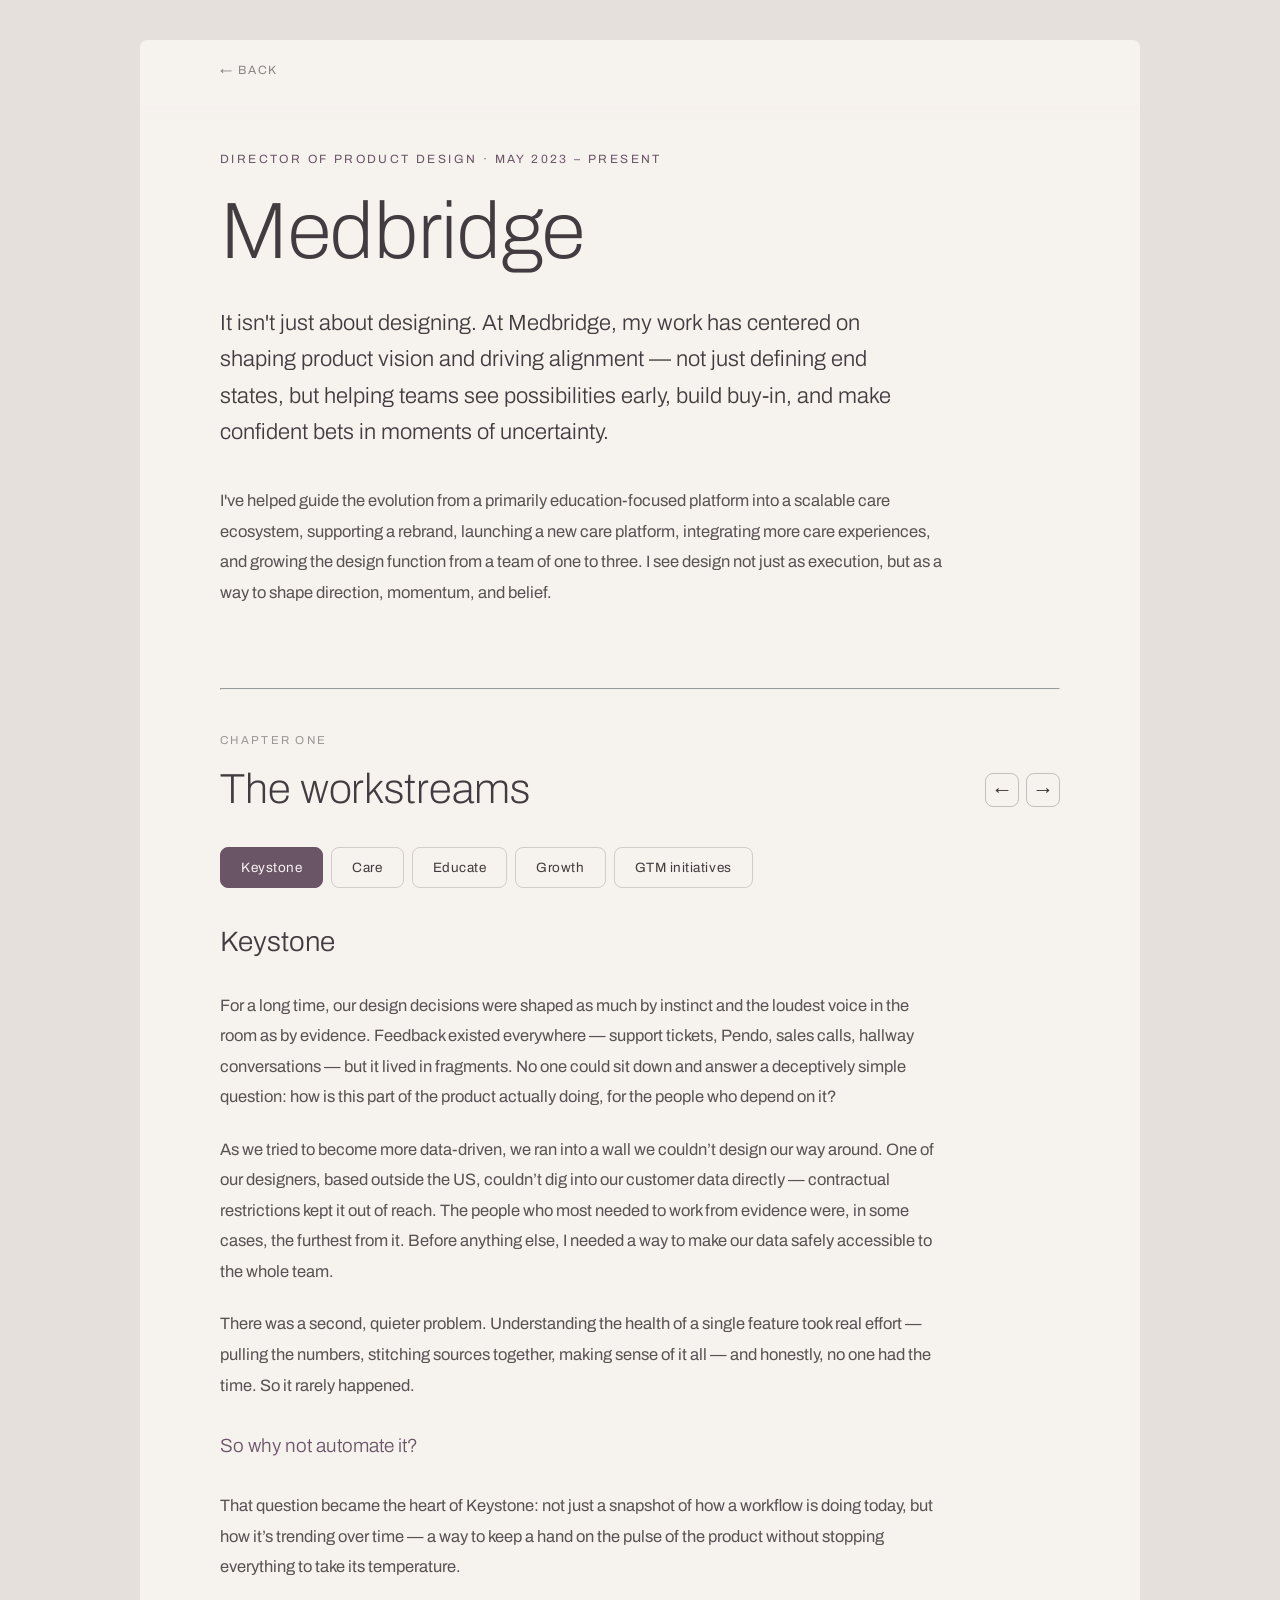
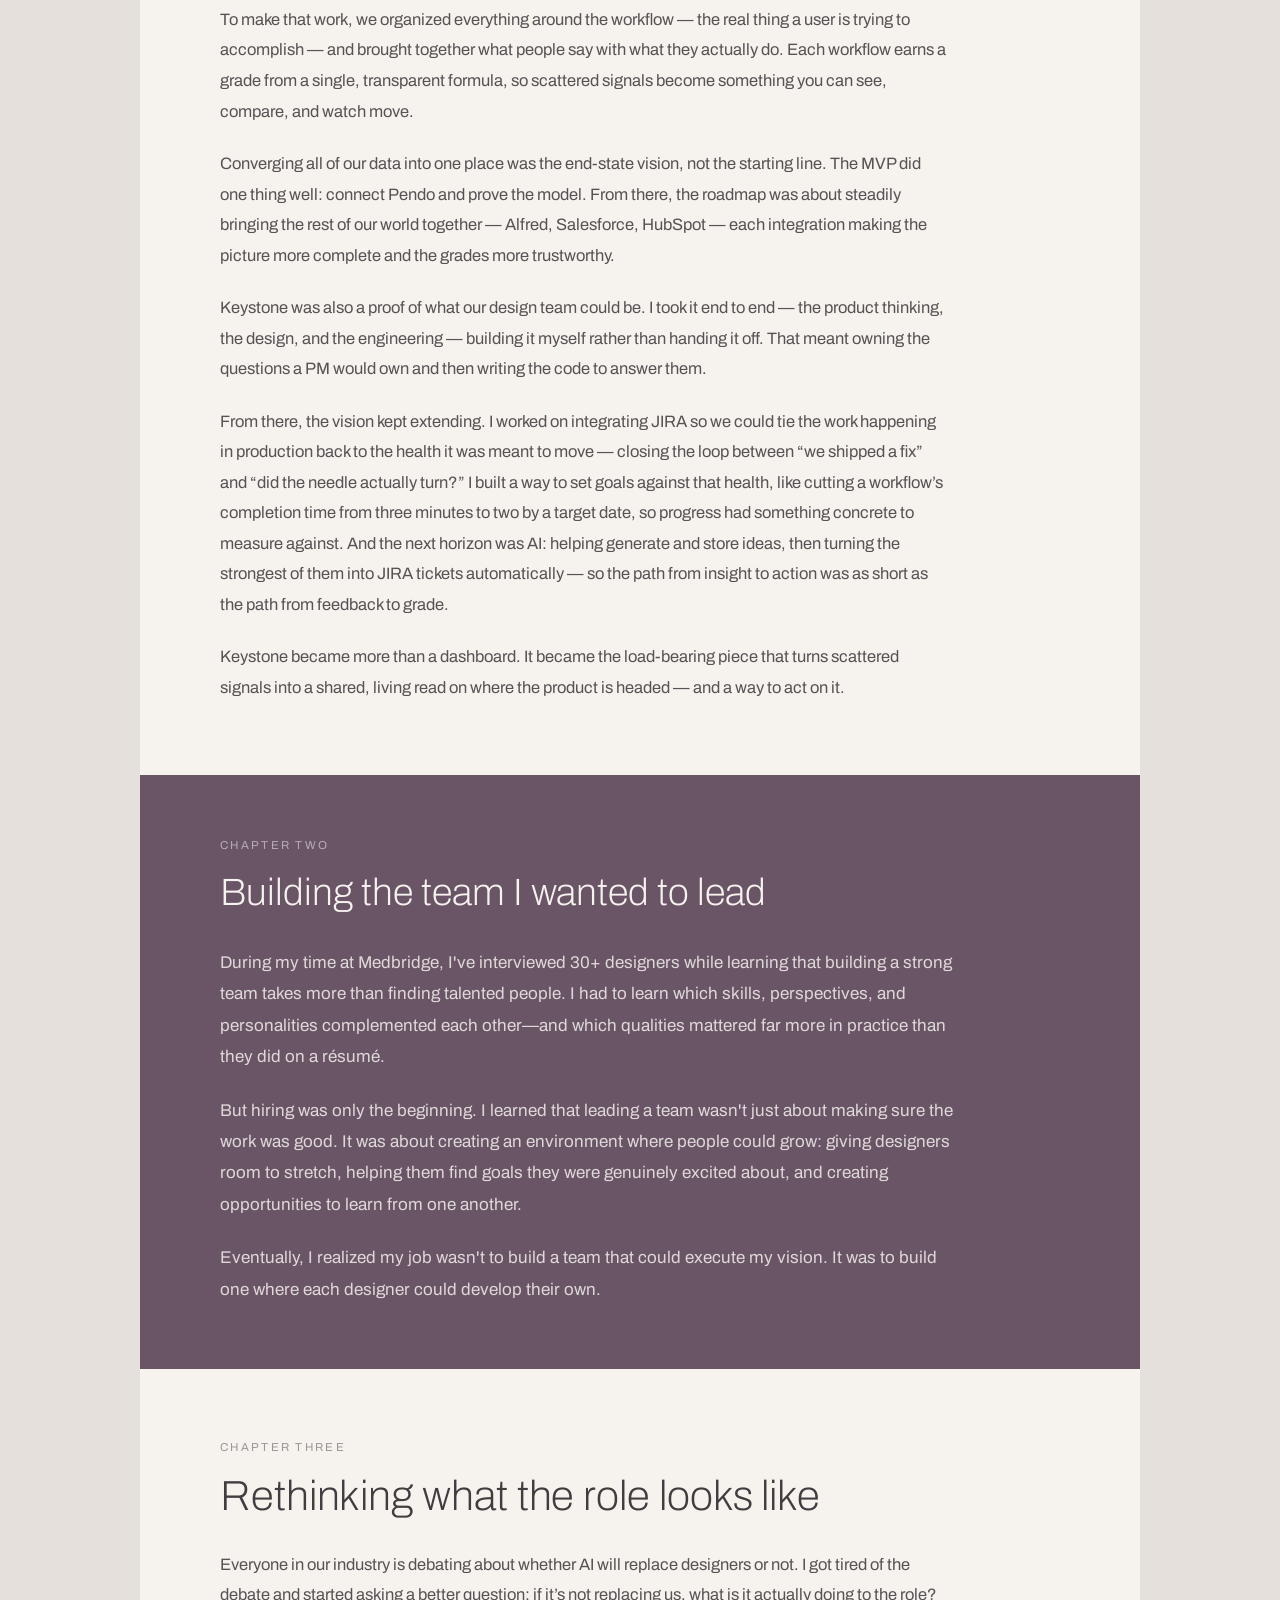
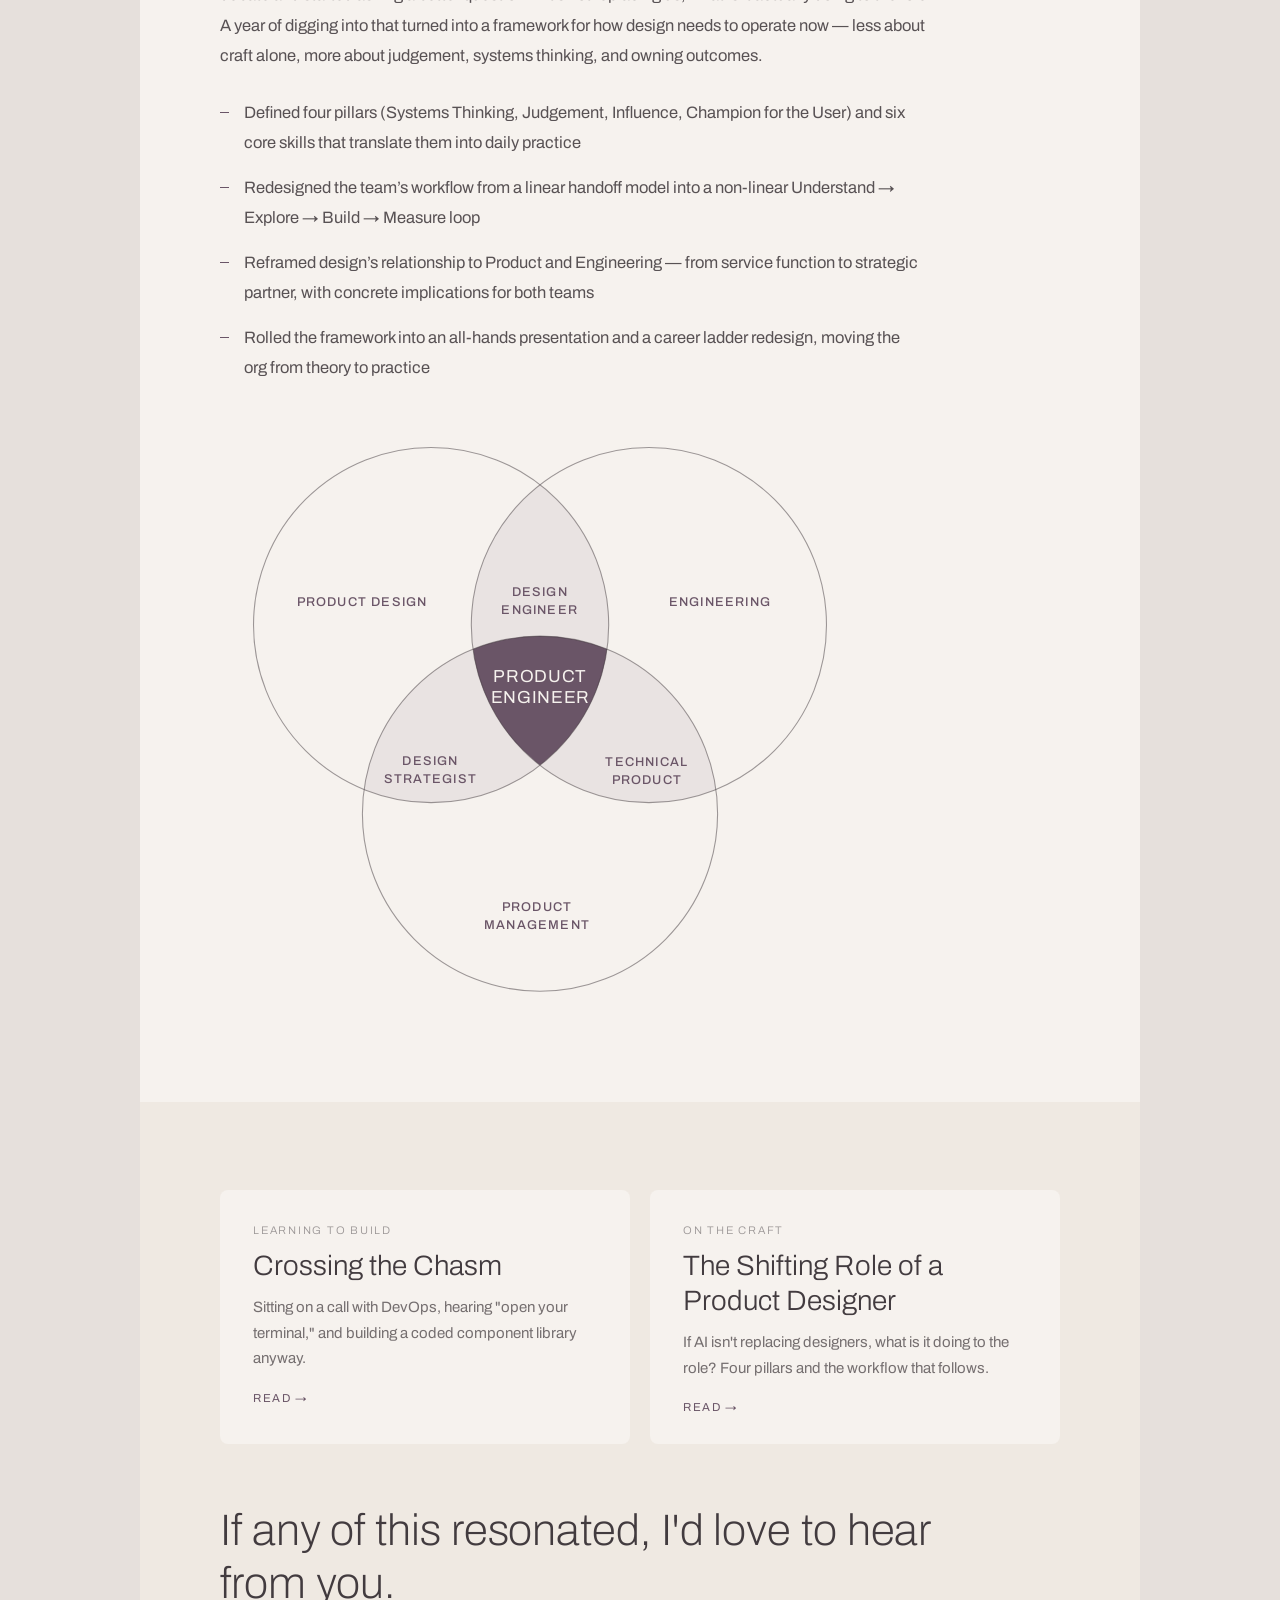
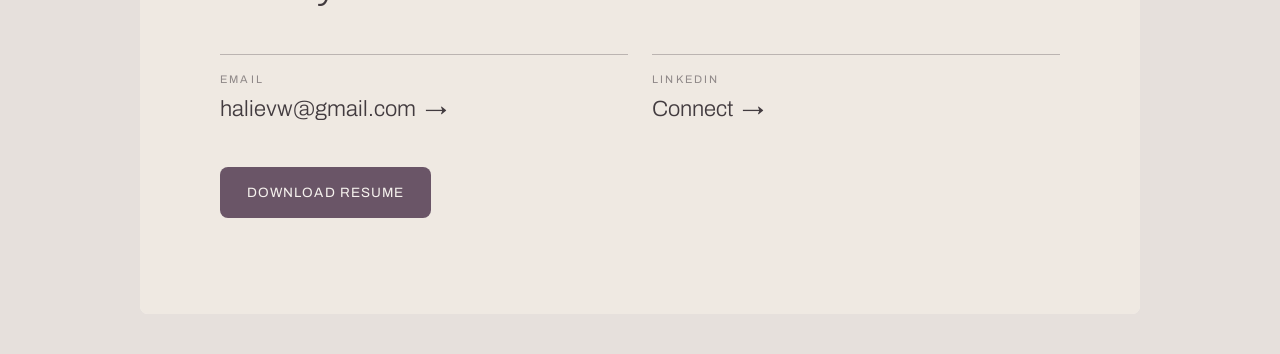
<file: medbridge.html>
<!DOCTYPE html>
<html lang="en">
<head>
<meta charset="utf-8">
<meta name="viewport" content="width=device-width, initial-scale=1">
<title>Medbridge — Halie</title>
<link rel="stylesheet" href="styles.css?v=202609011606">
<style>
.pill {
  padding: 12px 20px; border-radius: 8px; cursor: pointer;
  font-family: Archivo, sans-serif; font-weight: 400; font-size: 13.5px; letter-spacing: .04em;
  border: 1px solid rgba(66,59,63,.2); background: transparent; color: var(--charcoal);
  transition: all .2s ease;
}
.pill[aria-selected="true"] { border-color: var(--plum); background: var(--plum); color: var(--oat); }

.nav-btn {
  width: 34px; height: 34px; border-radius: 8px; border: 1px solid rgba(66,59,63,.28);
  background: transparent; color: var(--charcoal); cursor: pointer;
  font-family: Archivo, sans-serif; font-size: 14px; line-height: 1;
}
.nav-btn:hover { background: var(--plum); color: var(--oat); border-color: var(--plum); }

.role-line {
  font: 400 12px Archivo, sans-serif; letter-spacing: .2em; text-transform: uppercase;
  color: var(--plum); margin-bottom: 24px;
}
.lede { margin: 0; max-width: 30em; font-size: 22px; line-height: 1.65; font-weight: 300; color: var(--charcoal); }
.body-copy { margin: 0; font-size: 16.5px; line-height: 1.85; color: rgba(66,59,63,.88); }
.caption { margin: 14px 0 0; font: 400 11.5px Archivo, sans-serif; letter-spacing: .06em; color: rgba(66,59,63,.5); }
.section-h2 { margin: 0 0 28px; max-width: 22em; font-size: 42px; line-height: 1.2; letter-spacing: -.002em; font-weight: 200; color: var(--charcoal); }
.chapter-label { font: 400 11.5px Archivo, sans-serif; letter-spacing: .2em; text-transform: uppercase; color: rgba(66,59,63,.5); margin-bottom: 18px; }

.cs-title { margin: 0 0 32px; font-size: 80px; line-height: 1.04; letter-spacing: -.004em; font-weight: 200; color: var(--charcoal); }
.two-col { display: grid; grid-template-columns: 1fr 1fr; gap: 48px; }
.copy-aside { display: grid; grid-template-columns: 1fr 300px; gap: 52px; align-items: start; }
.facts-3 { display: grid; grid-template-columns: 1fr 1fr 1fr; gap: 20px; }
.pair-grid { display: grid; grid-template-columns: 1fr 1fr; gap: 20px; }
.pair-grid--wide { gap: 40px; }
.ws-title { margin: 0 0 32px; font-size: 28px; line-height: 1.25; font-weight: 300; color: var(--charcoal); }
/* Copy and image alternate sides down the workstream: first block reads
   copy-left, the next flips. Source order is always copy then image, so the
   stacked mobile view never leads with a picture. */
.ws-block { display: grid; grid-template-columns: 1fr 1fr; gap: 52px; align-items: start; }
.ws-block + .ws-block { margin-top: 64px; }
.ws-block:nth-of-type(even) .ws-figure { order: -1; }
.ws-figure { margin: 0; }
.ws-figure img { width: 100%; height: auto; border-radius: var(--radius); }
.ws-copy p { margin: 0 0 22px; }
.ws-copy p:last-child { margin-bottom: 0; }
/* Copy that runs under both columns rather than beside the image. Capped at
   44em, the same measure the rest of this page uses for full-width body
   copy — the column itself is only a little wider. */
.ws-full { grid-column: 1 / -1; margin-top: 40px; }
/* A block with no image has nothing above the run, so it needs no gap. */
.ws-full--only { margin-top: 0; }
.ws-full p { margin: 0 0 22px; max-width: 44em; }
.ws-full p:last-child { margin-bottom: 0; }
/* The line a workstream pivots on. Set apart by colour and space rather than
   by size — at heading scale it read as a section break, which it isn't; it's
   an aside inside the run. Two classes beat the `.ws-full p` type selector
   above without needing !important. */
.ws-full .ws-turn, .ws-copy .ws-turn {
  margin: 30px 0; max-width: 26em;
  font-size: 19px; line-height: 1.6; font-weight: 300; color: var(--plum);
}
/* A gallery inside a workstream. Deliberately shorter than the Optimize Health
   carousel — these sit within a chapter rather than being the point of the
   section — so the frame is a fixed height and each shot is contained inside
   it rather than filling the width. That also lets tall phone screens and wide
   desktop montages share one carousel without the frame jumping between
   slides. */
.ws-gallery { grid-column: 1 / -1; margin-top: 40px; }
.ws-gallery .carousel-slide {
  display: flex;
  align-items: center;
  justify-content: center;
  padding: 20px;
  background: var(--oat-banner);
}
.ws-gallery .carousel-slide img {
  height: 340px;
  width: auto;
  max-width: 100%;
  object-fit: contain;
  border: 0;
  border-radius: 4px;
}
/* A dash rather than a disc — the page has no other bullets, and a plum
   hairline sits in the palette where a filled dot would not. */
.bullets {
  margin: 26px 0 0; padding: 0; list-style: none; max-width: 44em;
  display: flex; flex-direction: column; gap: 14px;
}
.bullets li { position: relative; padding-left: 24px; font-size: 16.5px; line-height: 1.85; color: rgba(66,59,63,.88); }
.bullets li::before { content: ''; position: absolute; left: 0; top: .88em; width: 9px; height: 1px; background: var(--plum); }

/* The framework diagram. Vector, so it stays sharp at any size and does not
   need the lightbox — capped a little wider than the text column so its
   labels stay legible without the diagram dominating the chapter. */
.framework-figure { margin: 40px 0 0; }
.framework-figure .venn { display: block; width: 100%; max-width: 640px; height: auto; }

.stat-callout { background: var(--rose); border-radius: var(--radius); padding: 40px 44px; display: grid; grid-template-columns: auto 1fr; gap: 40px; align-items: center; }
/* The tabs pin under the back bar and stay put for as long as the workstream
   section is on screen — their containing block is that section's wrapper, so
   they release on their own at the end of it, no script needed. The negative
   side margins let the oat ground run to the page edges while the pills stay
   on the text column, so copy scrolls underneath rather than beside. */
.pill-row {
  position: sticky;
  top: var(--back-bar);
  z-index: 4;
  display: flex; flex-wrap: wrap; gap: 8px;
  margin: 0 calc(var(--gutter) * -1) 22px;
  padding: 14px var(--gutter);
  background: var(--oat);
}
.ws-nav { display: flex; gap: 7px; flex: none; }
.plum-body { margin: 0 0 22px; max-width: 44em; font-size: 17px; line-height: 1.85; color: rgba(246,242,238,.84); }
.plum-body--last { margin-bottom: 0; }

/* ── Mobile — 390pt target ─────────────────────────────────────────────── */
@media (max-width: 720px) {
  .two-col, .copy-aside, .facts-3, .pair-grid { grid-template-columns: 1fr; gap: 20px; }
  /* Stacked, and always copy before its image. */
  .ws-block { grid-template-columns: 1fr; gap: 20px; }
  .ws-block + .ws-block { margin-top: 40px; }
  .ws-block:nth-of-type(even) .ws-figure { order: 0; }
  .ws-title { font-size: 23px; margin-bottom: 24px; }
  .ws-full { margin-top: 20px; }
  .ws-full p { max-width: none; }
  .stat-callout { grid-template-columns: 1fr; gap: 18px; padding: 28px 24px; }

  /* Tabs scroll rather than wrap; the last one is otherwise clipped. */
  .pill-row {
    flex-wrap: nowrap; overflow-x: auto;
    padding-top: 12px; padding-bottom: 12px; margin-bottom: 14px;
    scrollbar-width: none; -ms-overflow-style: none;
  }
  .pill-row::-webkit-scrollbar { display: none; }
  .pill { flex: none; white-space: nowrap; min-height: 44px; padding: 12px 16px; font-size: 13px; }

  .cs-title { font-size: 44px; line-height: 1.04; margin-bottom: 22px; }
  .role-line { font-size: 11px; letter-spacing: .2em; margin-bottom: 16px; }
  /* The lede matches the body weight on mobile — deliberate in the spec. */
  .lede { font-size: 18px; line-height: 1.6; font-weight: 400; max-width: none; }
  .body-copy { font-size: 15.5px; line-height: 1.8; max-width: none !important; }
  .plum-body { font-size: 15.5px; line-height: 1.8; font-weight: 300; margin-bottom: 18px; max-width: none; }
  .section-h2 { font-size: 32px; line-height: 1.15; margin-bottom: 20px; max-width: none; }
  .chapter-label { font-size: 11px; margin-bottom: 14px; }
  .caption { font-size: 11px; }
  .nav-btn { width: 44px; height: 44px; }

  .bullets { margin-top: 20px; gap: 12px; }
  .bullets li { font-size: 15.5px; line-height: 1.8; padding-left: 20px; }
  .framework-figure { margin-top: 26px; }
  .ws-gallery { margin-top: 20px; }
  .ws-gallery .carousel-slide { padding: 12px; }
  .ws-gallery .carousel-slide img { height: 260px; }
  .ws-full .ws-turn, .ws-copy .ws-turn { font-size: 17.5px; line-height: 1.55; margin: 24px 0; max-width: none; }
  /* Pills scroll by touch here, so the arrows are redundant — and a 32px
     heading plus two 44px controls will not fit 390px. */
  .ws-nav { display: none; }
}
</style>
</head>
<body>

<main class="page page--narrow" style="margin:40px auto">
<article id="medbridge">
  <div class="back-bar">
    <a href="index.html" class="back-link">← Back</a>
  </div>

  <div style="padding:52px var(--gutter) 0">
    <div class="role-line">Director of Product Design · May 2023 – Present</div>
    <h1 class="cs-title">Medbridge</h1>
    <p class="lede" style="max-width:32em">It isn't just about designing. At Medbridge, my work has centered on shaping product vision and driving alignment — not just defining end states, but helping teams see possibilities early, build buy-in, and make confident bets in moments of uncertainty.</p>
  </div>

  <div style="padding:36px var(--gutter) 0">
    <p class="body-copy" style="max-width:44em">I've helped guide the evolution from a primarily education-focused platform into a scalable care ecosystem, supporting a rebrand, launching a new care platform, integrating more care experiences, and growing the design function from a team of one to three. I see design not just as execution, but as a way to shape direction, momentum, and belief.</p>
  </div>

  <div style="padding:72px var(--gutter) 0">
    <hr class="rule--strong" style="margin-bottom:44px">
    <div class="chapter-label">Chapter one</div>
    <div style="display:flex;align-items:center;justify-content:space-between;gap:24px;margin-bottom:18px">
      <h2 style="margin:0;font-size:42px;line-height:1.2;letter-spacing:-.002em;font-weight:200;color:#423b3f">The workstreams</h2>
      <div class="ws-nav">
        <button class="nav-btn" id="ws-prev" aria-label="Previous workstream">&larr;</button>
        <button class="nav-btn" id="ws-next" aria-label="Next workstream">&rarr;</button>
      </div>
    </div>
    <div class="pill-row" id="ws-tabs" role="tablist">
      <button class="pill" role="tab" data-ws="0">Keystone</button>
      <button class="pill" role="tab" data-ws="1">Care</button>
      <button class="pill" role="tab" data-ws="2">Educate</button>
      <button class="pill" role="tab" data-ws="3">Growth</button>
      <button class="pill" role="tab" data-ws="4">GTM initiatives</button>
    </div>
    <h3 class="ws-title" id="ws-title"></h3>
    <div id="ws-blocks"></div>
    <p class="caption" id="ws-note"></p>
  </div>

  <div style="background:#6a5567;margin-top:72px;padding:64px var(--gutter)">
    <div style="font:400 11.5px Archivo;letter-spacing:.2em;text-transform:uppercase;color:rgba(246,242,238,.55);margin-bottom:18px">Chapter two</div>
    <h2 style="margin:0 0 30px;max-width:22em;font-size:38px;line-height:1.25;font-weight:200;color:#f6f2ee">Building the team I wanted to lead</h2>
    <p class="plum-body">During my time at Medbridge, I've interviewed 30+ designers while learning that building a strong team takes more than finding talented people. I had to learn which skills, perspectives, and personalities complemented each other—and which qualities mattered far more in practice than they did on a résumé.</p>
    <p class="plum-body">But hiring was only the beginning. I learned that leading a team wasn't just about making sure the work was good. It was about creating an environment where people could grow: giving designers room to stretch, helping them find goals they were genuinely excited about, and creating opportunities to learn from one another.</p>
    <p class="plum-body plum-body--last">Eventually, I realized my job wasn't to build a team that could execute my vision. It was to build one where each designer could develop their own.</p>
  </div>

  <div style="padding:72px var(--gutter) 88px">
    <div class="chapter-label">Chapter three</div>
    <h2 style="margin:0 0 28px;font-size:42px;line-height:1.2;letter-spacing:-.002em;font-weight:200;color:#423b3f">Rethinking what the role looks like</h2>
    <p class="body-copy" style="max-width:44em">Everyone in our industry is debating about whether AI will replace designers or not. I got tired of the debate and started asking a better question: if it’s not replacing us, what is it actually doing to the role? A year of digging into that turned into a framework for how design needs to operate now — less about craft alone, more about judgement, systems thinking, and owning outcomes.</p>

    <ul class="bullets">
      <li>Defined four pillars (Systems Thinking, Judgement, Influence, Champion for the User) and six core skills that translate them into daily practice</li>
      <li>Redesigned the team’s workflow from a linear handoff model into a non-linear Understand → Explore → Build → Measure loop</li>
      <li>Reframed design’s relationship to Product and Engineering — from service function to strategic partner, with concrete implications for both teams</li>
      <li>Rolled the framework into an all-hands presentation and a career ladder redesign, moving the org from theory to practice</li>
    </ul>

    <figure class="framework-figure">
      <svg class="venn" viewBox="0 0 955 881" role="img" aria-labelledby="venn-title venn-desc">
        <title id="venn-title">The product engineer</title>
        <desc id="venn-desc">Three overlapping circles: product design, engineering, and product management. Their pairs overlap as design engineer, design strategist, and technical product. Where all three meet is the product engineer.</desc>

        <defs>
          <clipPath id="venn-b"><circle cx="640" cy="300" r="265"/></clipPath>
          <clipPath id="venn-c"><circle cx="477.5" cy="581.5" r="265"/></clipPath>
        </defs>

        <!-- Each pair drawn as one circle clipped by another. Where all three
             meet the tint stacks three deep, then the solid wedge covers it. -->
        <g fill="#6a5567" fill-opacity=".09">
          <g clip-path="url(#venn-b)"><circle cx="315" cy="300" r="265"/></g>
          <g clip-path="url(#venn-c)"><circle cx="315" cy="300" r="265"/></g>
          <g clip-path="url(#venn-c)"><circle cx="640" cy="300" r="265"/></g>
        </g>

        <g clip-path="url(#venn-b)">
          <g clip-path="url(#venn-c)">
            <circle cx="315" cy="300" r="265" fill="#6a5567"/>
          </g>
        </g>

        <g fill="none" stroke="#423b3f" stroke-opacity=".5" stroke-width="1.6">
          <circle cx="315" cy="300" r="265"/>
          <circle cx="640" cy="300" r="265"/>
          <circle cx="477.5" cy="581.5" r="265"/>
        </g>

        <g font-family="Archivo, system-ui, sans-serif" text-anchor="middle" dominant-baseline="middle">
          <g font-size="19" font-weight="500" letter-spacing="1.8" fill="#6a5567">
            <text x="212" y="266">PRODUCT DESIGN</text>
            <text x="746" y="266">ENGINEERING</text>
            <text x="477" y="252">DESIGN</text>
            <text x="477" y="279">ENGINEER</text>
            <text x="314" y="504">DESIGN</text>
            <text x="314" y="531">STRATEGIST</text>
            <text x="637" y="505">TECHNICAL</text>
            <text x="637" y="532">PRODUCT</text>
            <text x="473" y="721">PRODUCT</text>
            <text x="473" y="748">MANAGEMENT</text>
          </g>
          <g font-size="26" font-weight="400" letter-spacing="1" fill="#f6f2ee">
            <text x="478" y="378">PRODUCT</text>
            <text x="478" y="410">ENGINEER</text>
          </g>
        </g>
      </svg>
    </figure>
  </div>

  <section class="contact">
    <div class="writing-grid">
      <a href="crossing-the-chasm.html" class="writing-card">
        <span class="kicker">Learning to build</span>
        <span class="title">Crossing the Chasm</span>
        <span class="summary">Sitting on a call with DevOps, hearing "open your terminal," and building a coded component library anyway.</span>
        <span class="more">Read &rarr;</span>
      </a>
      <a href="shifting-role.html" class="writing-card">
        <span class="kicker">On the craft</span>
        <span class="title">The Shifting Role of a Product Designer</span>
        <span class="summary">If AI isn't replacing designers, what is it doing to the role? Four pillars and the workflow that follows.</span>
        <span class="more">Read &rarr;</span>
      </a>
    </div>

    <h2>If any of this resonated, I'd love to hear from you.</h2>
    <div class="contact-grid">
      <a href="mailto:halievw@gmail.com?subject=Let%E2%80%99s%20Connect" class="contact-item">
        <span class="label">Email</span>
        <span class="value">halievw@gmail.com</span>
      </a>
      <a href="https://www.linkedin.com/in/haliestrike/" class="contact-item" target="_blank" rel="noopener noreferrer">
        <span class="label">LinkedIn</span>
        <span class="value">Connect</span>
      </a>
    </div>
    <div class="contact-actions">
      <a href="HalieStrike_Resume.pdf" class="btn btn-primary" download>Download resume</a>
    </div>
  </section>
</article>

</main>
<script src="carousel.js?v=202609011606"></script>
<script src="case-studies.js?v=202609011606"></script>
<script src="lightbox.js?v=202609011606"></script>
</body>
</html>
</file>
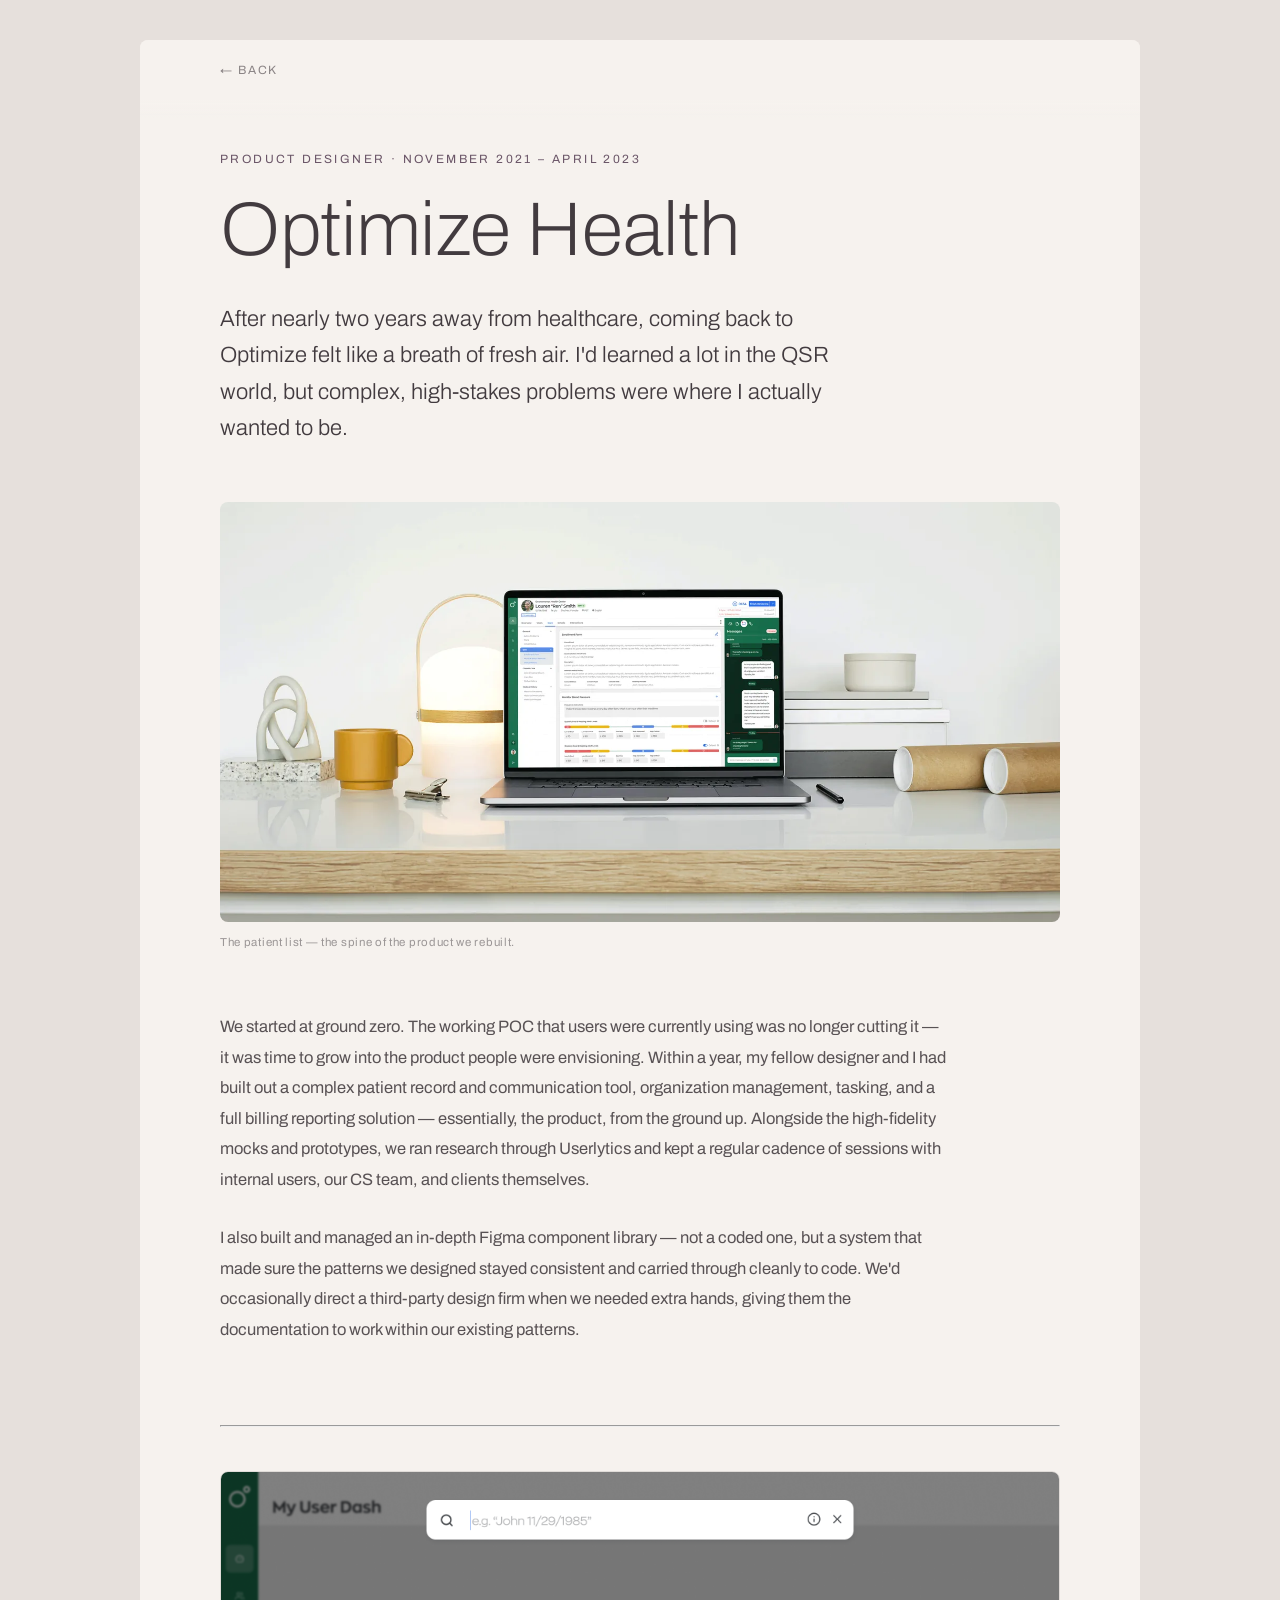
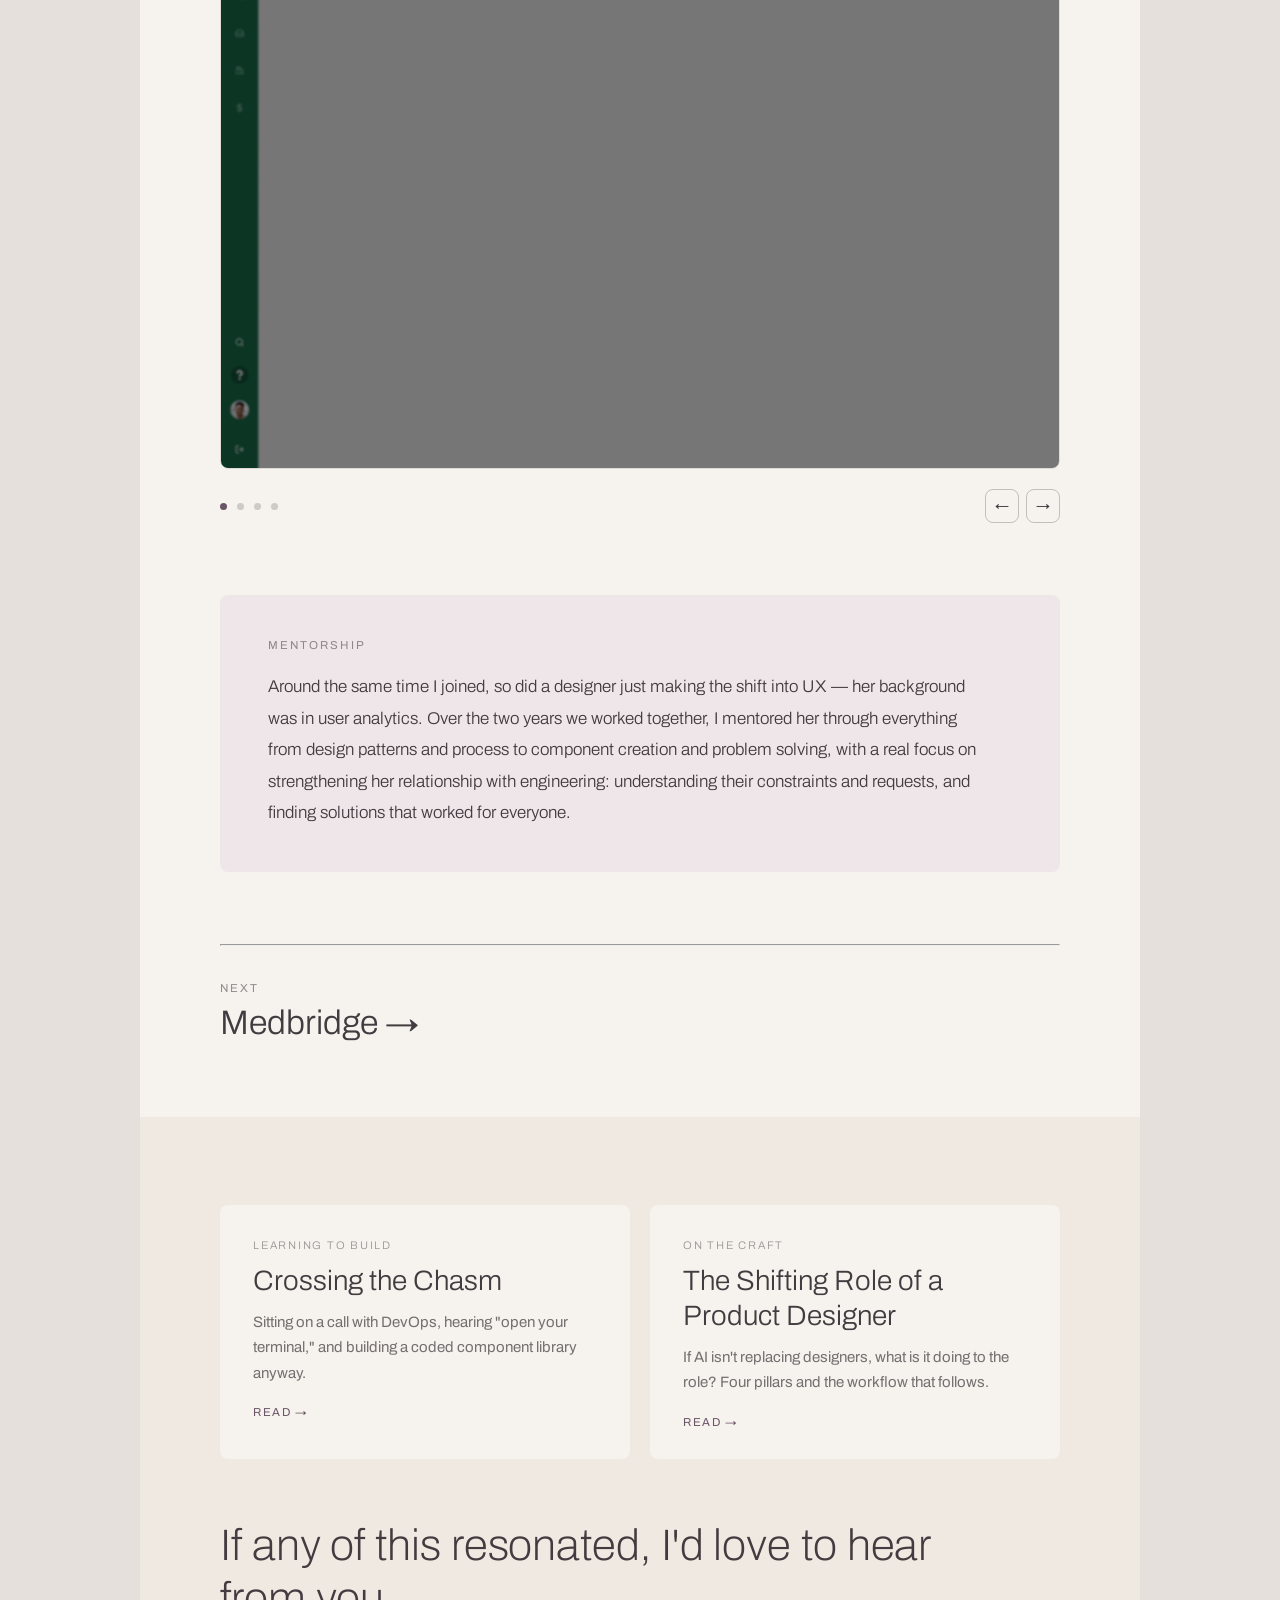
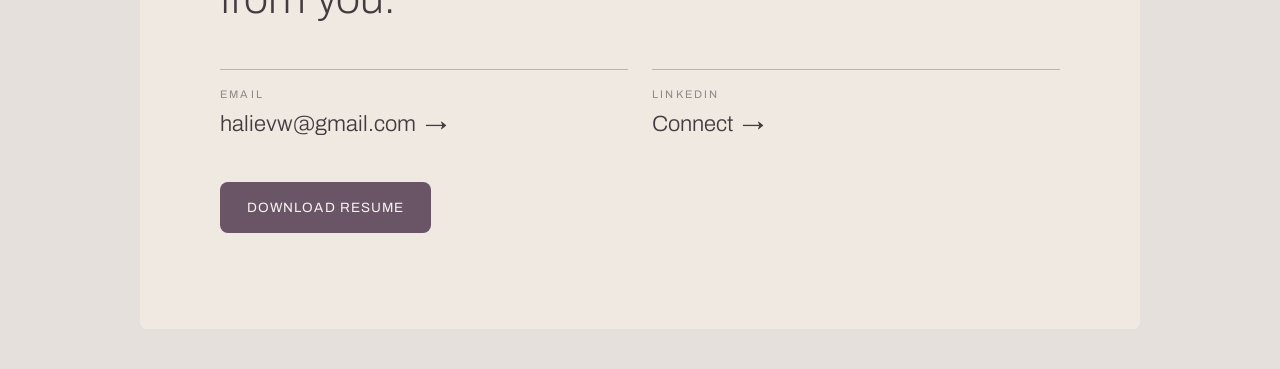
<file: optimize-health.html>
<!DOCTYPE html>
<html lang="en">
<head>
<meta charset="utf-8">
<meta name="viewport" content="width=device-width, initial-scale=1">
<title>Optimize Health — Halie</title>
<link rel="stylesheet" href="styles.css?v=202609011606">
<style>
.pill {
  padding: 12px 20px; border-radius: 8px; cursor: pointer;
  font-family: Archivo, sans-serif; font-weight: 400; font-size: 13.5px; letter-spacing: .04em;
  border: 1px solid rgba(66,59,63,.2); background: transparent; color: var(--charcoal);
  transition: all .2s ease;
}
.pill[aria-selected="true"] { border-color: var(--plum); background: var(--plum); color: var(--oat); }

.nav-btn {
  width: 34px; height: 34px; border-radius: 8px; border: 1px solid rgba(66,59,63,.28);
  background: transparent; color: var(--charcoal); cursor: pointer;
  font-family: Archivo, sans-serif; font-size: 14px; line-height: 1;
}
.nav-btn:hover { background: var(--plum); color: var(--oat); border-color: var(--plum); }

.role-line {
  font: 400 12px Archivo, sans-serif; letter-spacing: .2em; text-transform: uppercase;
  color: var(--plum); margin-bottom: 24px;
}
.lede { margin: 0; max-width: 30em; font-size: 22px; line-height: 1.65; font-weight: 300; color: var(--charcoal); }
.body-copy { margin: 0; font-size: 16.5px; line-height: 1.85; color: rgba(66,59,63,.88); }
.caption { margin: 14px 0 0; font: 400 11.5px Archivo, sans-serif; letter-spacing: .06em; color: rgba(66,59,63,.5); }
.section-h2 { margin: 0 0 28px; max-width: 22em; font-size: 42px; line-height: 1.2; letter-spacing: -.002em; font-weight: 200; color: var(--charcoal); }
.chapter-label { font: 400 11.5px Archivo, sans-serif; letter-spacing: .2em; text-transform: uppercase; color: rgba(66,59,63,.5); margin-bottom: 18px; }

.cs-title { margin: 0 0 32px; font-size: 76px; line-height: 1.04; letter-spacing: -.004em; font-weight: 200; color: var(--charcoal); }
.two-col { display: grid; grid-template-columns: 1fr 1fr; gap: 48px; }
.copy-aside { display: grid; grid-template-columns: 1fr 300px; gap: 52px; align-items: start; }
.facts-3 { display: grid; grid-template-columns: 1fr 1fr 1fr; gap: 20px; }
.pair-grid { display: grid; grid-template-columns: 1fr 1fr; gap: 20px; }
.pair-grid--wide { gap: 40px; }
.ws-grid { display: grid; grid-template-columns: 1fr 340px; gap: 52px; align-items: start; min-height: 360px; }
.stat-callout { background: var(--rose); border-radius: var(--radius); padding: 40px 44px; display: grid; grid-template-columns: auto 1fr; gap: 40px; align-items: center; }
.pill-row { display: flex; flex-wrap: wrap; gap: 8px; margin-bottom: 36px; }
.plum-body { margin: 0 0 22px; max-width: 44em; font-size: 17px; line-height: 1.85; color: rgba(246,242,238,.84); }
.plum-body--last { margin-bottom: 0; }

/* ── Mobile — 390pt target ─────────────────────────────────────────────── */
@media (max-width: 720px) {
  .two-col, .copy-aside, .facts-3, .pair-grid, .ws-grid { grid-template-columns: 1fr; gap: 20px; }
  .ws-grid { min-height: 0; gap: 20px; }
  .stat-callout { grid-template-columns: 1fr; gap: 18px; padding: 28px 24px; }

  /* Tabs scroll rather than wrap; the last one is otherwise clipped. */
  .pill-row {
    flex-wrap: nowrap; overflow-x: auto; padding-bottom: 4px; margin-bottom: 26px;
    scrollbar-width: none; -ms-overflow-style: none;
  }
  .pill-row::-webkit-scrollbar { display: none; }
  .pill { flex: none; white-space: nowrap; min-height: 44px; padding: 12px 16px; font-size: 13px; }

  .cs-title { font-size: 44px; line-height: 1.04; margin-bottom: 22px; }
  .role-line { font-size: 11px; letter-spacing: .2em; margin-bottom: 16px; }
  /* The lede matches the body weight on mobile — deliberate in the spec. */
  .lede { font-size: 18px; line-height: 1.6; font-weight: 400; max-width: none; }
  .body-copy { font-size: 15.5px; line-height: 1.8; max-width: none !important; }
  .plum-body { font-size: 15.5px; line-height: 1.8; font-weight: 300; margin-bottom: 18px; max-width: none; }
  .section-h2 { font-size: 32px; line-height: 1.15; margin-bottom: 20px; max-width: none; }
  .chapter-label { font-size: 11px; margin-bottom: 14px; }
  .caption { font-size: 11px; }
  .nav-btn { width: 44px; height: 44px; }
}
</style>
</head>
<body>

<main class="page page--narrow" style="margin:40px auto">
<article id="optimize-health">
  <div class="back-bar">
    <a href="index.html" class="back-link">← Back</a>
  </div>

  <div style="padding:52px var(--gutter) 0">
    <div class="role-line">Product Designer · November 2021 – April 2023</div>
    <h1 class="cs-title">Optimize Health</h1>
    <p class="lede">After nearly two years away from healthcare, coming back to Optimize felt like a breath of fresh air. I'd learned a lot in the QSR world, but complex, high-stakes problems were where I actually wanted to be.</p>
  </div>

  <div style="padding:56px var(--gutter) 0">
    <img src="uploads/assets-1787975017498-jzsn.webp" alt="Optimize Health patient list on a laptop" style="width:100%;height:420px;object-fit:cover;border-radius:8px">
    <p class="caption">The patient list — the spine of the product we rebuilt.</p>
  </div>

  <div style="padding:64px var(--gutter) 0">
    <p class="body-copy" style="margin-bottom:28px;max-width:44em">We started at ground zero. The working POC that users were currently using was no longer cutting it — it was time to grow into the product people were envisioning. Within a year, my fellow designer and I had built out a complex patient record and communication tool, organization management, tasking, and a full billing reporting solution — essentially, the product, from the ground up. Alongside the high-fidelity mocks and prototypes, we ran research through Userlytics and kept a regular cadence of sessions with internal users, our CS team, and clients themselves.</p>
    <p class="body-copy" style="max-width:44em">I also built and managed an in-depth Figma component library — not a coded one, but a system that made sure the patterns we designed stayed consistent and carried through cleanly to code. We'd occasionally direct a third-party design firm when we needed extra hands, giving them the documentation to work within our existing patterns.</p>
  </div>

  <div style="padding:72px var(--gutter) 0">
    <hr class="rule--strong" style="margin-bottom:44px">
    <!-- Captions stay in the markup but out of sight: the lightbox reads them
         when a shot is opened, and screen readers still get them. -->
    <div data-carousel>
      <div class="carousel-track">
        <figure class="carousel-slide">
          <img src="uploads/assets-1787975017293-uqed.png" alt="Search overlay, empty state">
          <figcaption class="sr-only">Search appears</figcaption>
        </figure>
        <figure class="carousel-slide">
          <img src="uploads/assets-1787975017316-jwc1.png" alt="Search results, single match" loading="lazy">
          <figcaption class="sr-only">Results only</figcaption>
        </figure>
        <figure class="carousel-slide">
          <img src="uploads/assets-1787975017305-9i1c.png" alt="Search results, too many matches" loading="lazy">
          <figcaption class="sr-only">Too many results</figcaption>
        </figure>
        <figure class="carousel-slide">
          <img src="uploads/assets-1787975017332-ygls.png" alt="Search results, no matches" loading="lazy">
          <figcaption class="sr-only">No results</figcaption>
        </figure>
      </div>
      <div class="carousel-controls">
        <div class="carousel-dots" aria-label="Patient search states"></div>
        <div class="carousel-nav">
          <button class="nav-btn" type="button" data-carousel-prev aria-label="Previous image">&larr;</button>
          <button class="nav-btn" type="button" data-carousel-next aria-label="Next image">&rarr;</button>
        </div>
      </div>
    </div>
  </div>

  <div style="padding:72px var(--gutter) 0">
    <div style="background:#efe6e9;border-radius:8px;padding:44px 48px">
      <div style="font:400 11.5px Archivo;letter-spacing:.18em;text-transform:uppercase;color:rgba(66,59,63,.55);margin-bottom:20px">Mentorship</div>
      <p style="margin:0;max-width:42em;font-size:17px;line-height:1.85;font-weight:300;color:#423b3f">Around the same time I joined, so did a designer just making the shift into UX — her background was in user analytics. Over the two years we worked together, I mentored her through everything from design patterns and process to component creation and problem solving, with a real focus on strengthening her relationship with engineering: understanding their constraints and requests, and finding solutions that worked for everyone.</p>
    </div>
  </div>

  <div style="padding:64px var(--gutter) 72px">
    <hr class="rule--strong" style="margin-bottom:36px">
    <a href="medbridge.html" class="next-link" style="margin-bottom:-20px">
      <span class="eyebrow">Next</span>
      <span class="title" style="font-size:34px">Medbridge →</span>
    </a>
  </div>

  <section class="contact">
    <div class="writing-grid">
      <a href="crossing-the-chasm.html" class="writing-card">
        <span class="kicker">Learning to build</span>
        <span class="title">Crossing the Chasm</span>
        <span class="summary">Sitting on a call with DevOps, hearing "open your terminal," and building a coded component library anyway.</span>
        <span class="more">Read &rarr;</span>
      </a>
      <a href="shifting-role.html" class="writing-card">
        <span class="kicker">On the craft</span>
        <span class="title">The Shifting Role of a Product Designer</span>
        <span class="summary">If AI isn't replacing designers, what is it doing to the role? Four pillars and the workflow that follows.</span>
        <span class="more">Read &rarr;</span>
      </a>
    </div>

    <h2>If any of this resonated, I'd love to hear from you.</h2>
    <div class="contact-grid">
      <a href="mailto:halievw@gmail.com?subject=Let%E2%80%99s%20Connect" class="contact-item">
        <span class="label">Email</span>
        <span class="value">halievw@gmail.com</span>
      </a>
      <a href="https://www.linkedin.com/in/haliestrike/" class="contact-item" target="_blank" rel="noopener noreferrer">
        <span class="label">LinkedIn</span>
        <span class="value">Connect</span>
      </a>
    </div>
    <div class="contact-actions">
      <a href="HalieStrike_Resume.pdf" class="btn btn-primary" download>Download resume</a>
    </div>
  </section>
</article>

</main>
<script src="carousel.js?v=202609011606"></script>
<script src="lightbox.js?v=202609011606"></script>
</body>
</html>
</file>
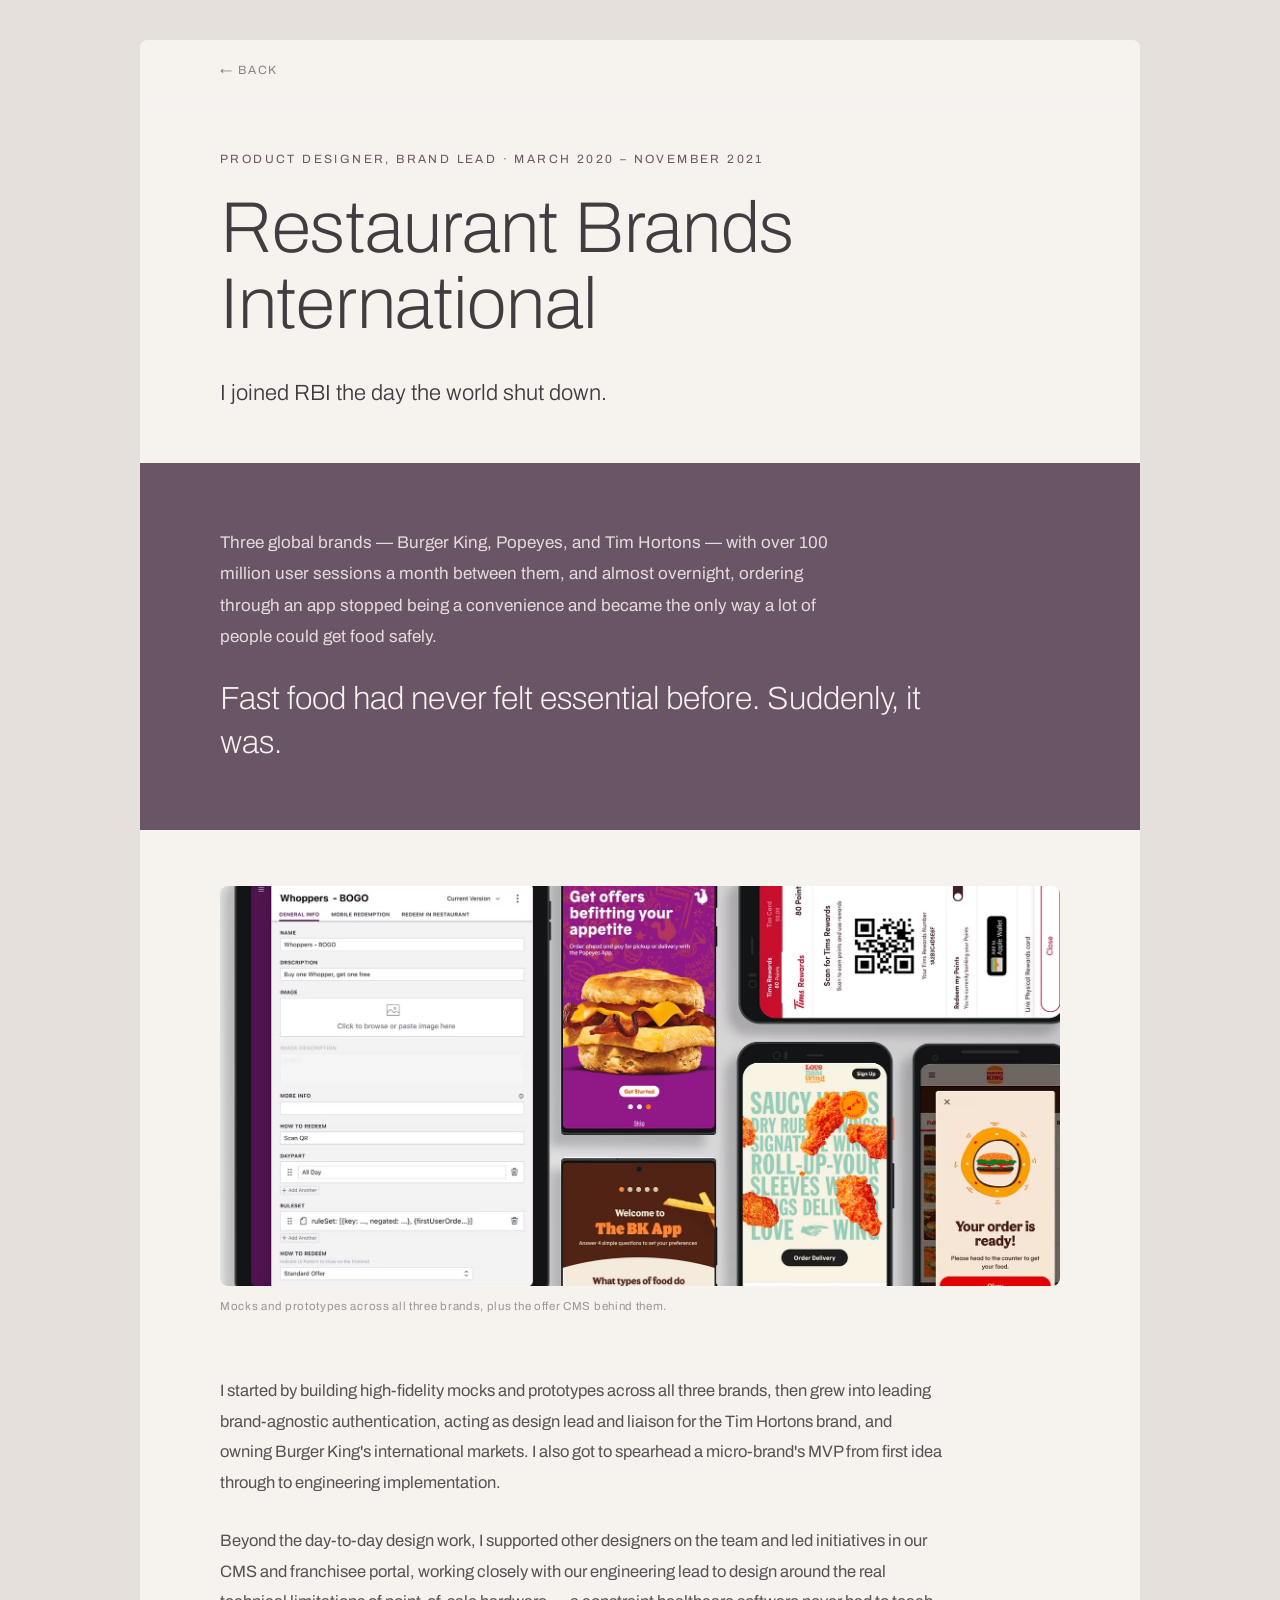
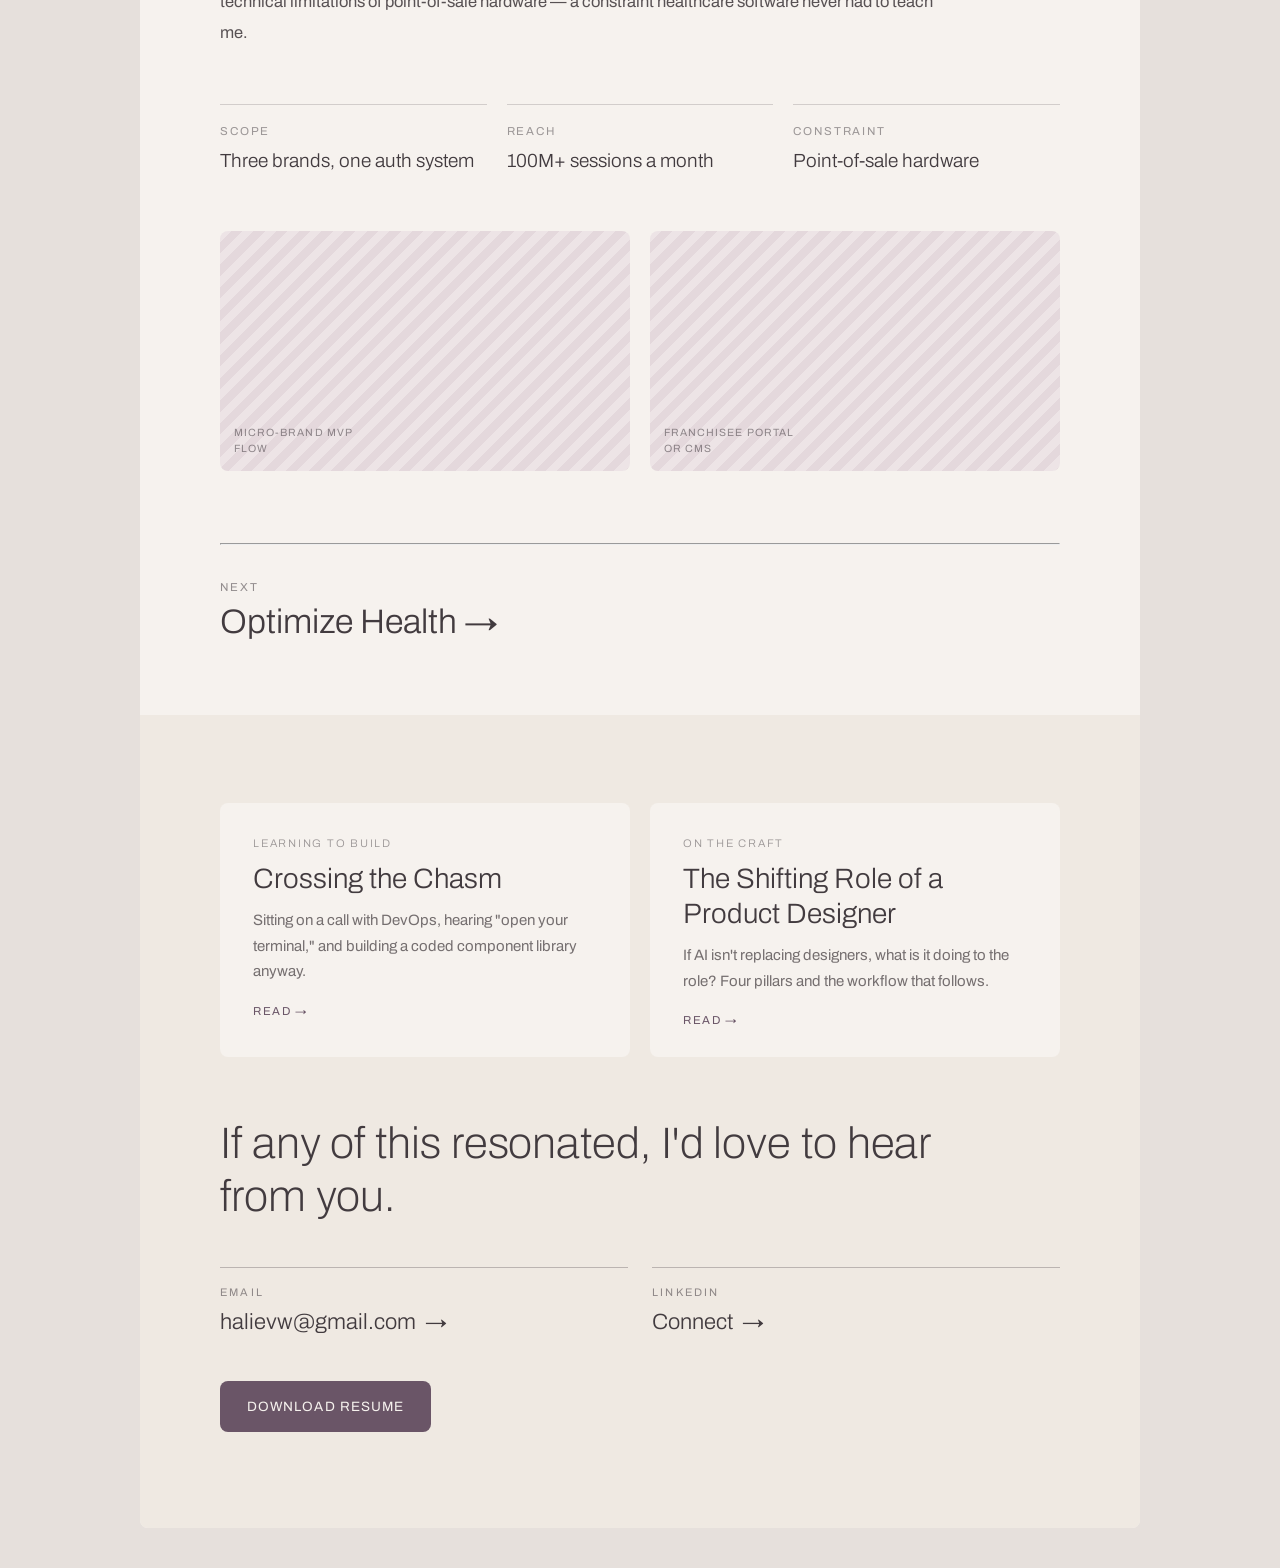
<file: rbi.html>
<!DOCTYPE html>
<html lang="en">
<head>
<meta charset="utf-8">
<meta name="viewport" content="width=device-width, initial-scale=1">
<title>Restaurant Brands International — Halie</title>
<link rel="stylesheet" href="styles.css?v=202609011606">
<style>
.pill {
  padding: 12px 20px; border-radius: 8px; cursor: pointer;
  font-family: Archivo, sans-serif; font-weight: 400; font-size: 13.5px; letter-spacing: .04em;
  border: 1px solid rgba(66,59,63,.2); background: transparent; color: var(--charcoal);
  transition: all .2s ease;
}
.pill[aria-selected="true"] { border-color: var(--plum); background: var(--plum); color: var(--oat); }

.nav-btn {
  width: 34px; height: 34px; border-radius: 8px; border: 1px solid rgba(66,59,63,.28);
  background: transparent; color: var(--charcoal); cursor: pointer;
  font-family: Archivo, sans-serif; font-size: 14px; line-height: 1;
}
.nav-btn:hover { background: var(--plum); color: var(--oat); border-color: var(--plum); }

.role-line {
  font: 400 12px Archivo, sans-serif; letter-spacing: .2em; text-transform: uppercase;
  color: var(--plum); margin-bottom: 24px;
}
.lede { margin: 0; max-width: 30em; font-size: 22px; line-height: 1.65; font-weight: 300; color: var(--charcoal); }
.body-copy { margin: 0; font-size: 16.5px; line-height: 1.85; color: rgba(66,59,63,.88); }
.caption { margin: 14px 0 0; font: 400 11.5px Archivo, sans-serif; letter-spacing: .06em; color: rgba(66,59,63,.5); }
.section-h2 { margin: 0 0 28px; max-width: 22em; font-size: 42px; line-height: 1.2; letter-spacing: -.002em; font-weight: 200; color: var(--charcoal); }
.chapter-label { font: 400 11.5px Archivo, sans-serif; letter-spacing: .2em; text-transform: uppercase; color: rgba(66,59,63,.5); margin-bottom: 18px; }

.cs-title { margin: 0 0 32px; font-size: 72px; line-height: 1.06; letter-spacing: -.004em; font-weight: 200; color: var(--charcoal); }
.two-col { display: grid; grid-template-columns: 1fr 1fr; gap: 48px; }
.copy-aside { display: grid; grid-template-columns: 1fr 300px; gap: 52px; align-items: start; }
.facts-3 { display: grid; grid-template-columns: 1fr 1fr 1fr; gap: 20px; }
.pair-grid { display: grid; grid-template-columns: 1fr 1fr; gap: 20px; }
.pair-grid--wide { gap: 40px; }
.ws-grid { display: grid; grid-template-columns: 1fr 340px; gap: 52px; align-items: start; min-height: 360px; }
.stat-callout { background: var(--rose); border-radius: var(--radius); padding: 40px 44px; display: grid; grid-template-columns: auto 1fr; gap: 40px; align-items: center; }
.pill-row { display: flex; flex-wrap: wrap; gap: 8px; margin-bottom: 36px; }
.plum-body { margin: 0 0 22px; max-width: 44em; font-size: 17px; line-height: 1.85; color: rgba(246,242,238,.84); }
.plum-body--last { margin-bottom: 0; }

/* ── Mobile — 390pt target ─────────────────────────────────────────────── */
@media (max-width: 720px) {
  .two-col, .copy-aside, .facts-3, .pair-grid, .ws-grid { grid-template-columns: 1fr; gap: 20px; }
  .ws-grid { min-height: 0; gap: 20px; }
  .stat-callout { grid-template-columns: 1fr; gap: 18px; padding: 28px 24px; }

  /* Tabs scroll rather than wrap; the last one is otherwise clipped. */
  .pill-row {
    flex-wrap: nowrap; overflow-x: auto; padding-bottom: 4px; margin-bottom: 26px;
    scrollbar-width: none; -ms-overflow-style: none;
  }
  .pill-row::-webkit-scrollbar { display: none; }
  .pill { flex: none; white-space: nowrap; min-height: 44px; padding: 12px 16px; font-size: 13px; }

  .cs-title { font-size: 44px; line-height: 1.04; margin-bottom: 22px; }
  .role-line { font-size: 11px; letter-spacing: .2em; margin-bottom: 16px; }
  /* The lede matches the body weight on mobile — deliberate in the spec. */
  .lede { font-size: 18px; line-height: 1.6; font-weight: 400; max-width: none; }
  .body-copy { font-size: 15.5px; line-height: 1.8; max-width: none !important; }
  .plum-body { font-size: 15.5px; line-height: 1.8; font-weight: 300; margin-bottom: 18px; max-width: none; }
  .section-h2 { font-size: 32px; line-height: 1.15; margin-bottom: 20px; max-width: none; }
  .chapter-label { font-size: 11px; margin-bottom: 14px; }
  .caption { font-size: 11px; }
  .nav-btn { width: 44px; height: 44px; }
}
</style>
</head>
<body>

<main class="page page--narrow" style="margin:40px auto">
<article id="rbi">
  <div class="back-bar">
    <a href="index.html" class="back-link">← Back</a>
  </div>

  <div style="padding:52px var(--gutter) 0">
    <div class="role-line">Product Designer, Brand Lead · March 2020 – November 2021</div>
    <h1 class="cs-title">Restaurant Brands<br>International</h1>
    <p class="lede">I joined RBI the day the world shut down.</p>
  </div>

  <div style="background:#6a5567;margin-top:52px;padding:64px var(--gutter)">
    <p style="margin:0 0 24px;max-width:36em;font-size:17px;line-height:1.85;color:rgba(246,242,238,.86)">Three global brands — Burger King, Popeyes, and Tim Hortons — with over 100 million user sessions a month between them, and almost overnight, ordering through an app stopped being a convenience and became the only way a lot of people could get food safely.</p>
    <p style="margin:0;max-width:24em;font-size:32px;line-height:1.4;font-weight:200;color:#f6f2ee">Fast food had never felt essential before. Suddenly, it was.</p>
  </div>

  <div style="padding:56px var(--gutter) 0">
    <img src="uploads/assets-1787974993322-50lf.avif" alt="Brand app screens and the offer CMS across three brands" style="width:100%;height:400px;object-fit:cover;border-radius:8px">
    <p class="caption">Mocks and prototypes across all three brands, plus the offer CMS behind them.</p>
  </div>

  <div style="padding:64px var(--gutter) 0">
    <p class="body-copy" style="margin-bottom:28px;max-width:44em">I started by building high-fidelity mocks and prototypes across all three brands, then grew into leading brand-agnostic authentication, acting as design lead and liaison for the Tim Hortons brand, and owning Burger King's international markets. I also got to spearhead a micro-brand's MVP from first idea through to engineering implementation.</p>
    <p class="body-copy" style="max-width:44em">Beyond the day-to-day design work, I supported other designers on the team and led initiatives in our CMS and franchisee portal, working closely with our engineering lead to design around the real technical limitations of point-of-sale hardware — a constraint healthcare software never had to teach me.</p>
  </div>

  <div style="padding:56px var(--gutter) 0">
    <div class="facts-3">
      <div style="border-top:1px solid rgba(66,59,63,.2);padding-top:20px">
        <div style="font:400 11.5px Archivo;letter-spacing:.16em;text-transform:uppercase;color:rgba(66,59,63,.5);margin-bottom:10px">Scope</div>
        <div style="font-size:19px;line-height:1.45;font-weight:300;color:#423b3f">Three brands, one auth system</div>
      </div>
      <div style="border-top:1px solid rgba(66,59,63,.2);padding-top:20px">
        <div style="font:400 11.5px Archivo;letter-spacing:.16em;text-transform:uppercase;color:rgba(66,59,63,.5);margin-bottom:10px">Reach</div>
        <div style="font-size:19px;line-height:1.45;font-weight:300;color:#423b3f">100M+ sessions a month</div>
      </div>
      <div style="border-top:1px solid rgba(66,59,63,.2);padding-top:20px">
        <div style="font:400 11.5px Archivo;letter-spacing:.16em;text-transform:uppercase;color:rgba(66,59,63,.5);margin-bottom:10px">Constraint</div>
        <div style="font-size:19px;line-height:1.45;font-weight:300;color:#423b3f">Point-of-sale hardware</div>
      </div>
    </div>
  </div>

  <div style="padding:56px var(--gutter) 0">
    <div class="pair-grid">
      <div class="imgph" style="height:240px"><span>micro-brand MVP<br>flow</span></div>
      <div class="imgph" style="height:240px"><span>franchisee portal<br>or CMS</span></div>
    </div>
  </div>

  <div style="padding:64px var(--gutter) 72px">
    <hr class="rule--strong" style="margin-bottom:36px">
    <a href="optimize-health.html" class="next-link" style="margin-bottom:-20px">
      <span class="eyebrow">Next</span>
      <span class="title" style="font-size:34px">Optimize Health →</span>
    </a>
  </div>

  <section class="contact">
    <div class="writing-grid">
      <a href="crossing-the-chasm.html" class="writing-card">
        <span class="kicker">Learning to build</span>
        <span class="title">Crossing the Chasm</span>
        <span class="summary">Sitting on a call with DevOps, hearing "open your terminal," and building a coded component library anyway.</span>
        <span class="more">Read &rarr;</span>
      </a>
      <a href="shifting-role.html" class="writing-card">
        <span class="kicker">On the craft</span>
        <span class="title">The Shifting Role of a Product Designer</span>
        <span class="summary">If AI isn't replacing designers, what is it doing to the role? Four pillars and the workflow that follows.</span>
        <span class="more">Read &rarr;</span>
      </a>
    </div>

    <h2>If any of this resonated, I'd love to hear from you.</h2>
    <div class="contact-grid">
      <a href="mailto:halievw@gmail.com?subject=Let%E2%80%99s%20Connect" class="contact-item">
        <span class="label">Email</span>
        <span class="value">halievw@gmail.com</span>
      </a>
      <a href="https://www.linkedin.com/in/haliestrike/" class="contact-item" target="_blank" rel="noopener noreferrer">
        <span class="label">LinkedIn</span>
        <span class="value">Connect</span>
      </a>
    </div>
    <div class="contact-actions">
      <a href="HalieStrike_Resume.pdf" class="btn btn-primary" download>Download resume</a>
    </div>
  </section>
</article>

</main>
<script src="lightbox.js?v=202609011606"></script>
</body>
</html>
</file>
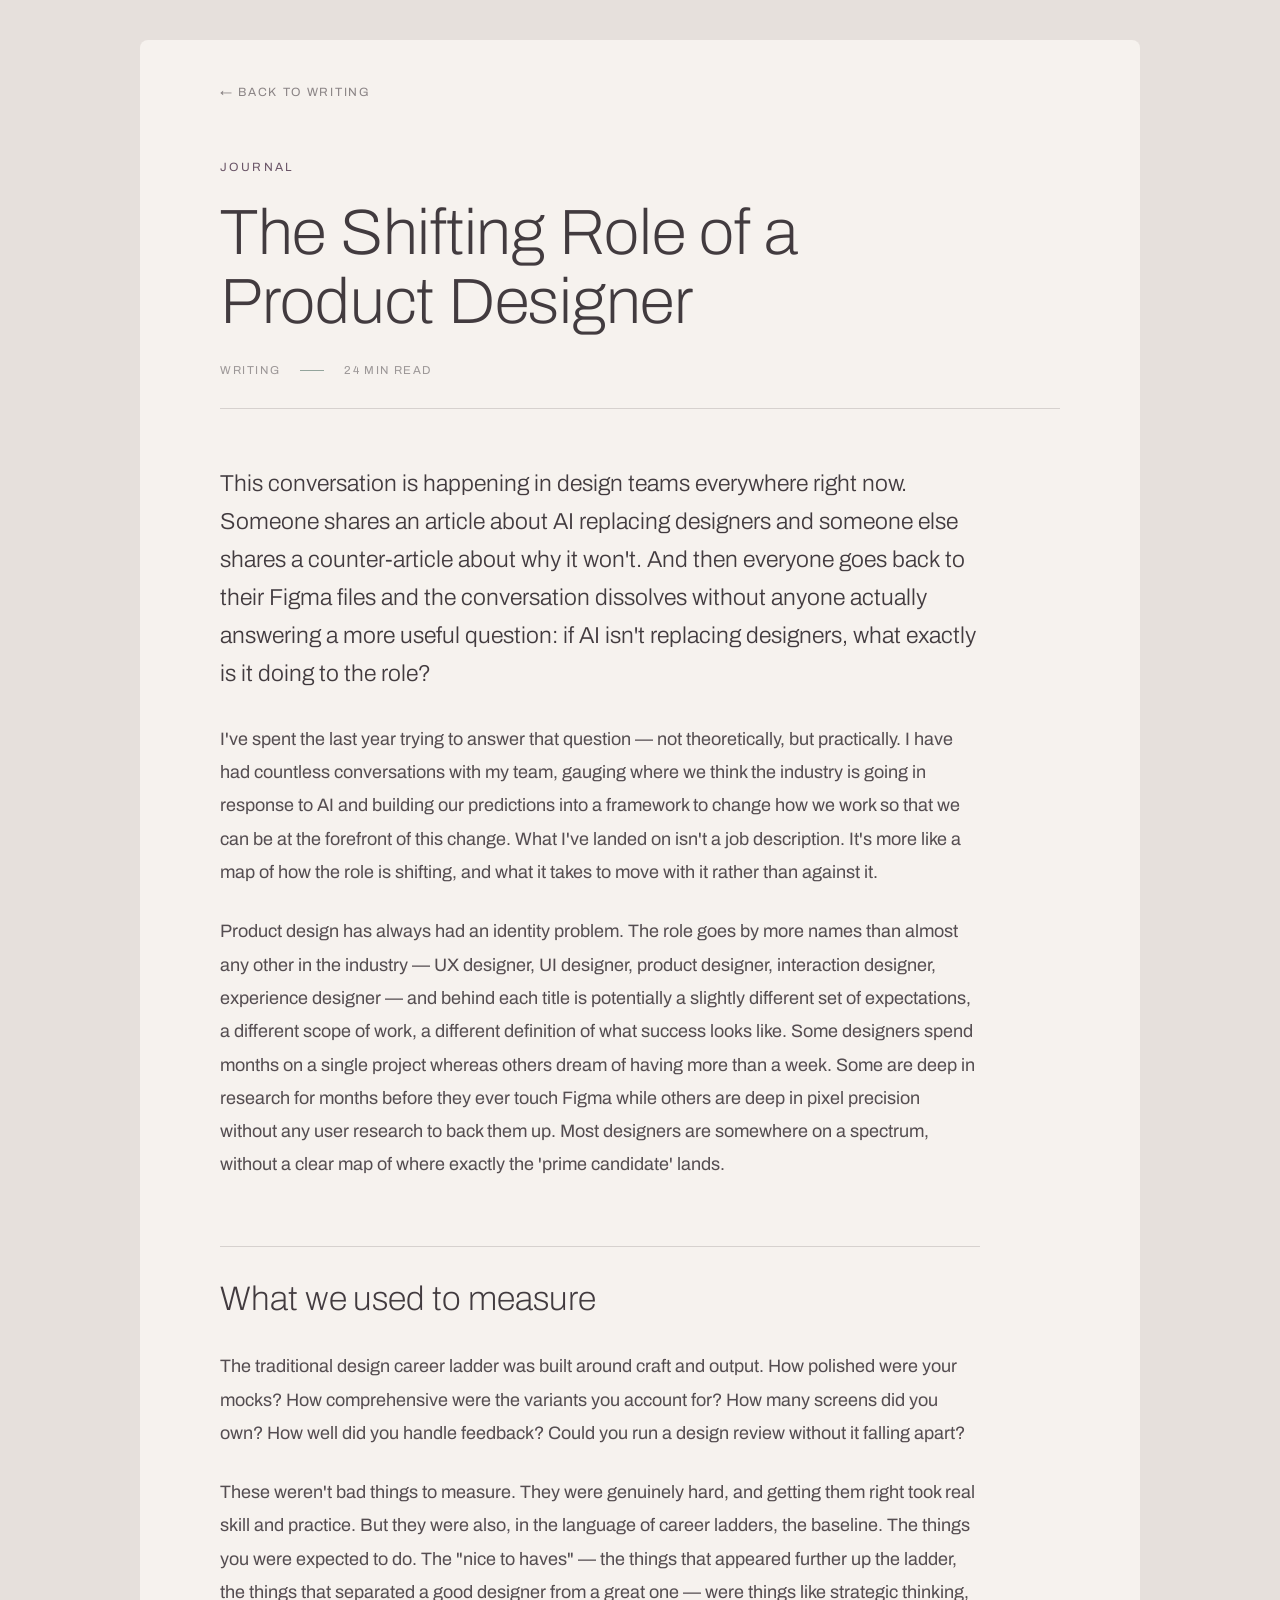
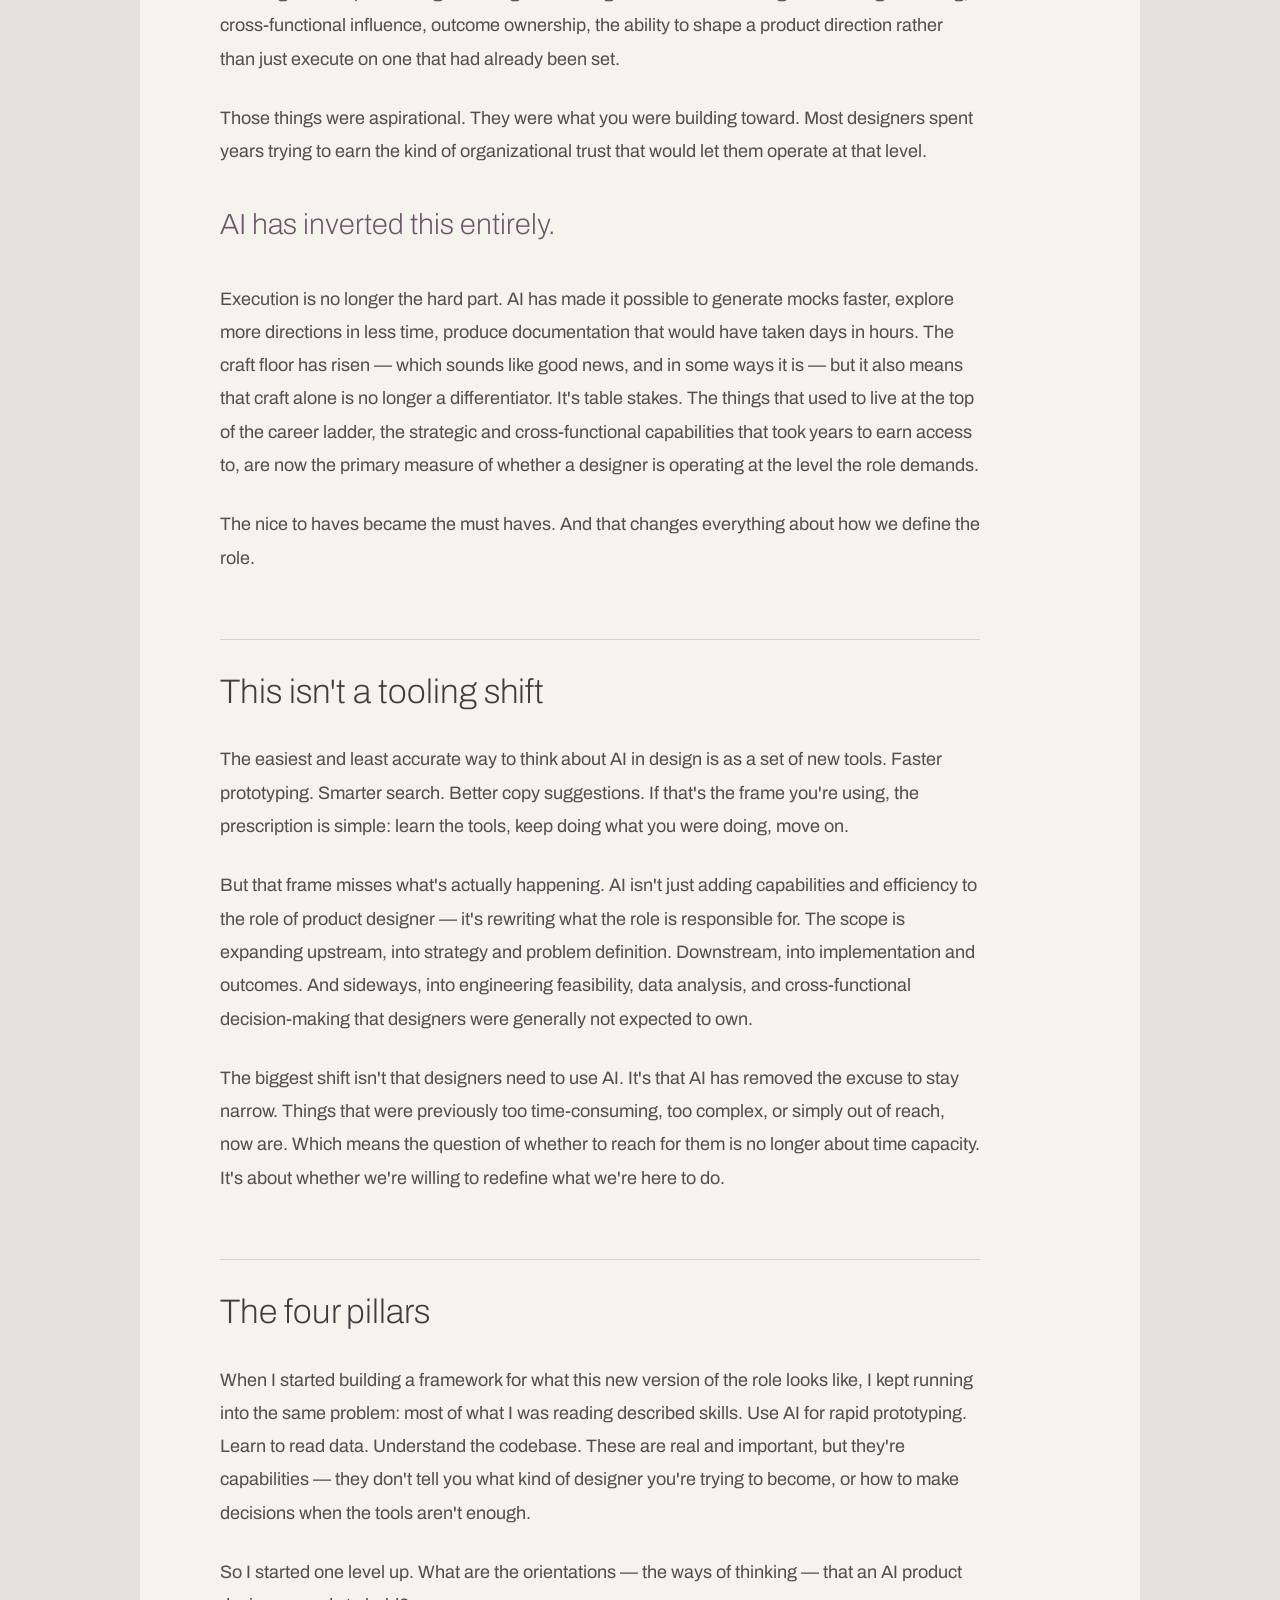
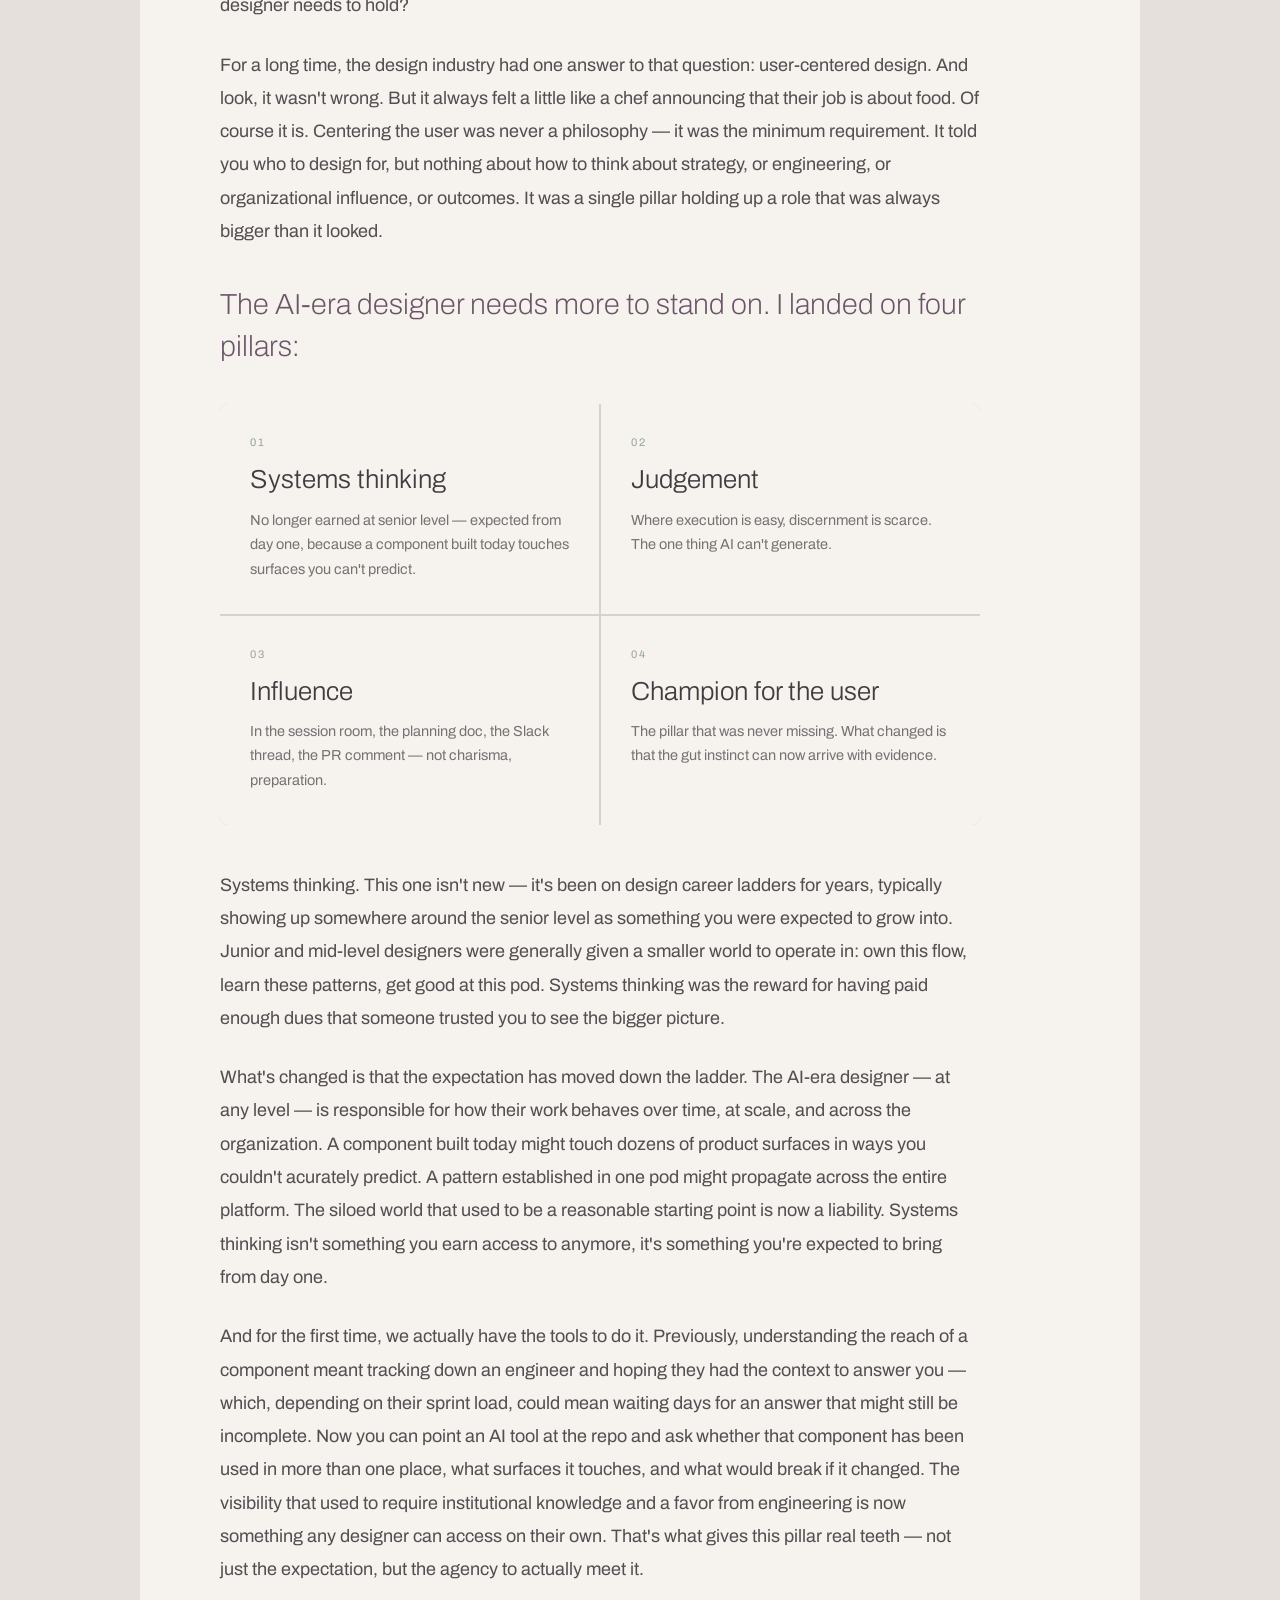
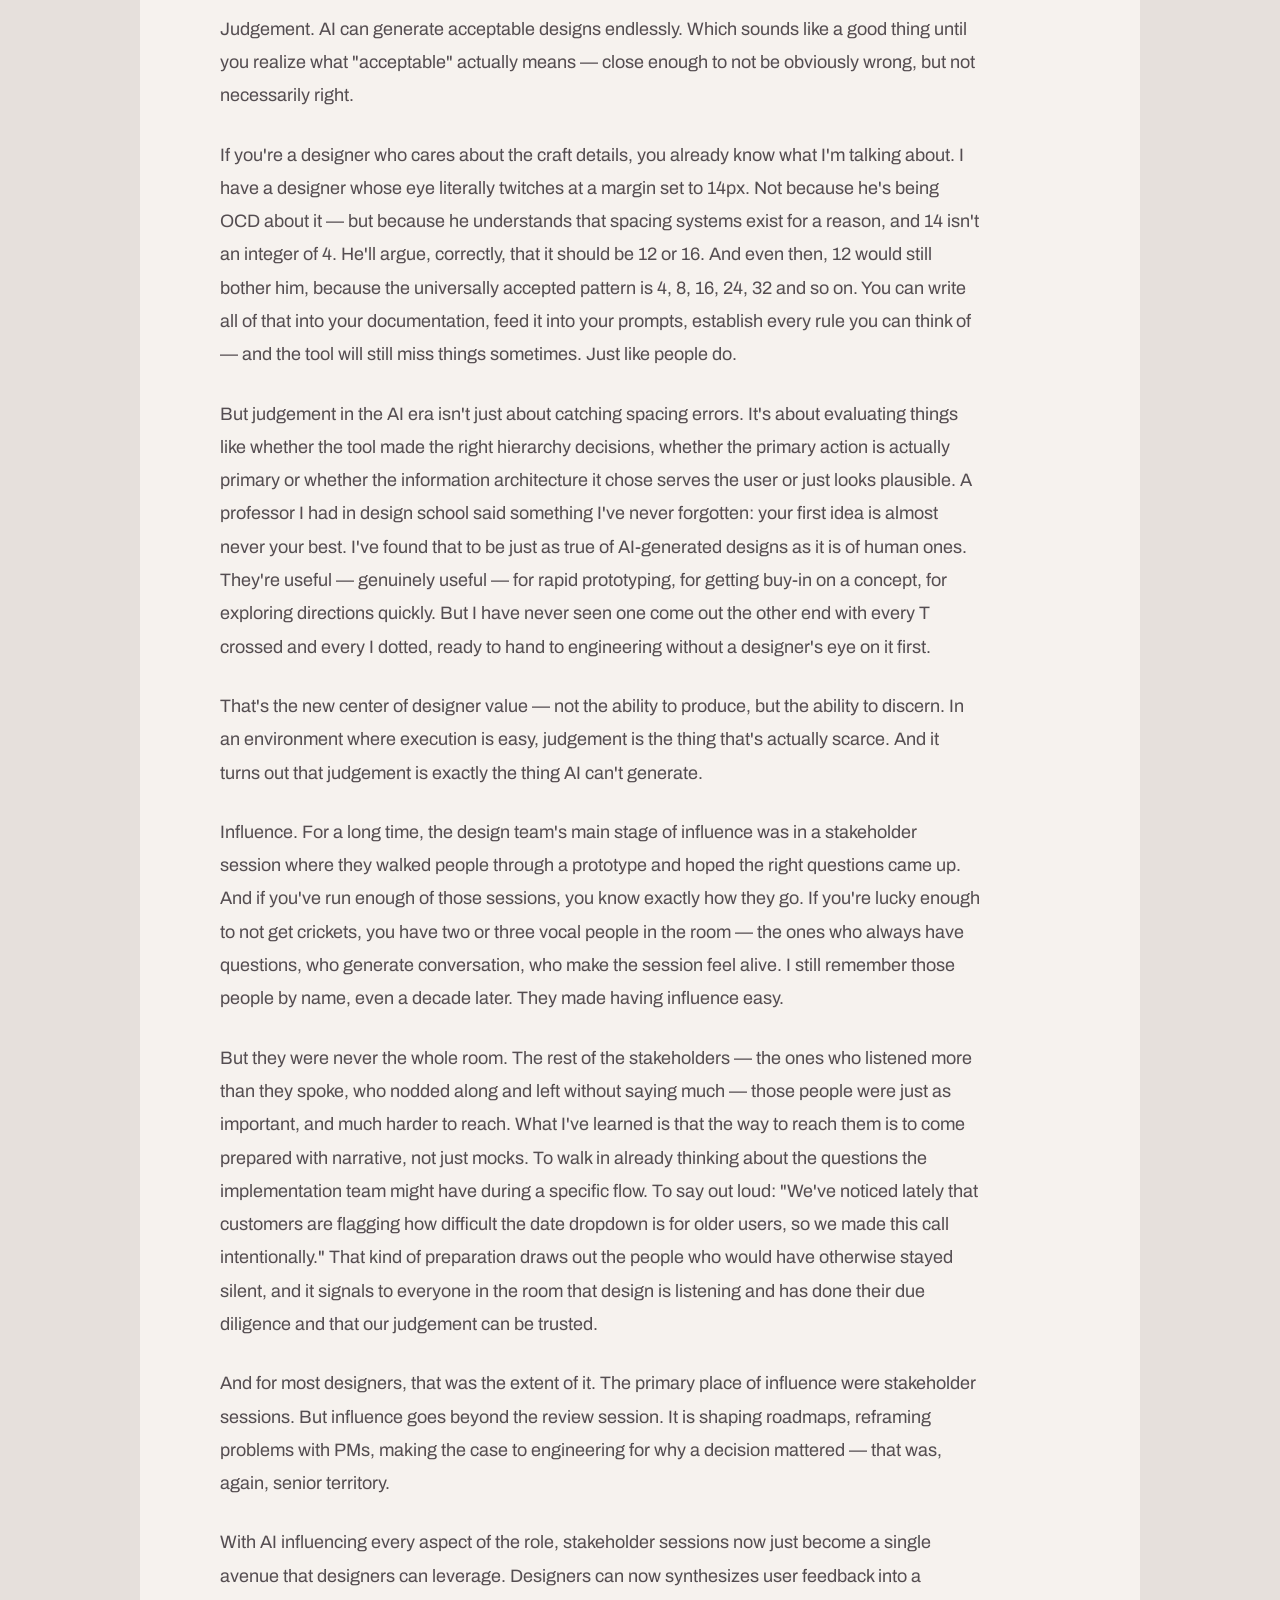
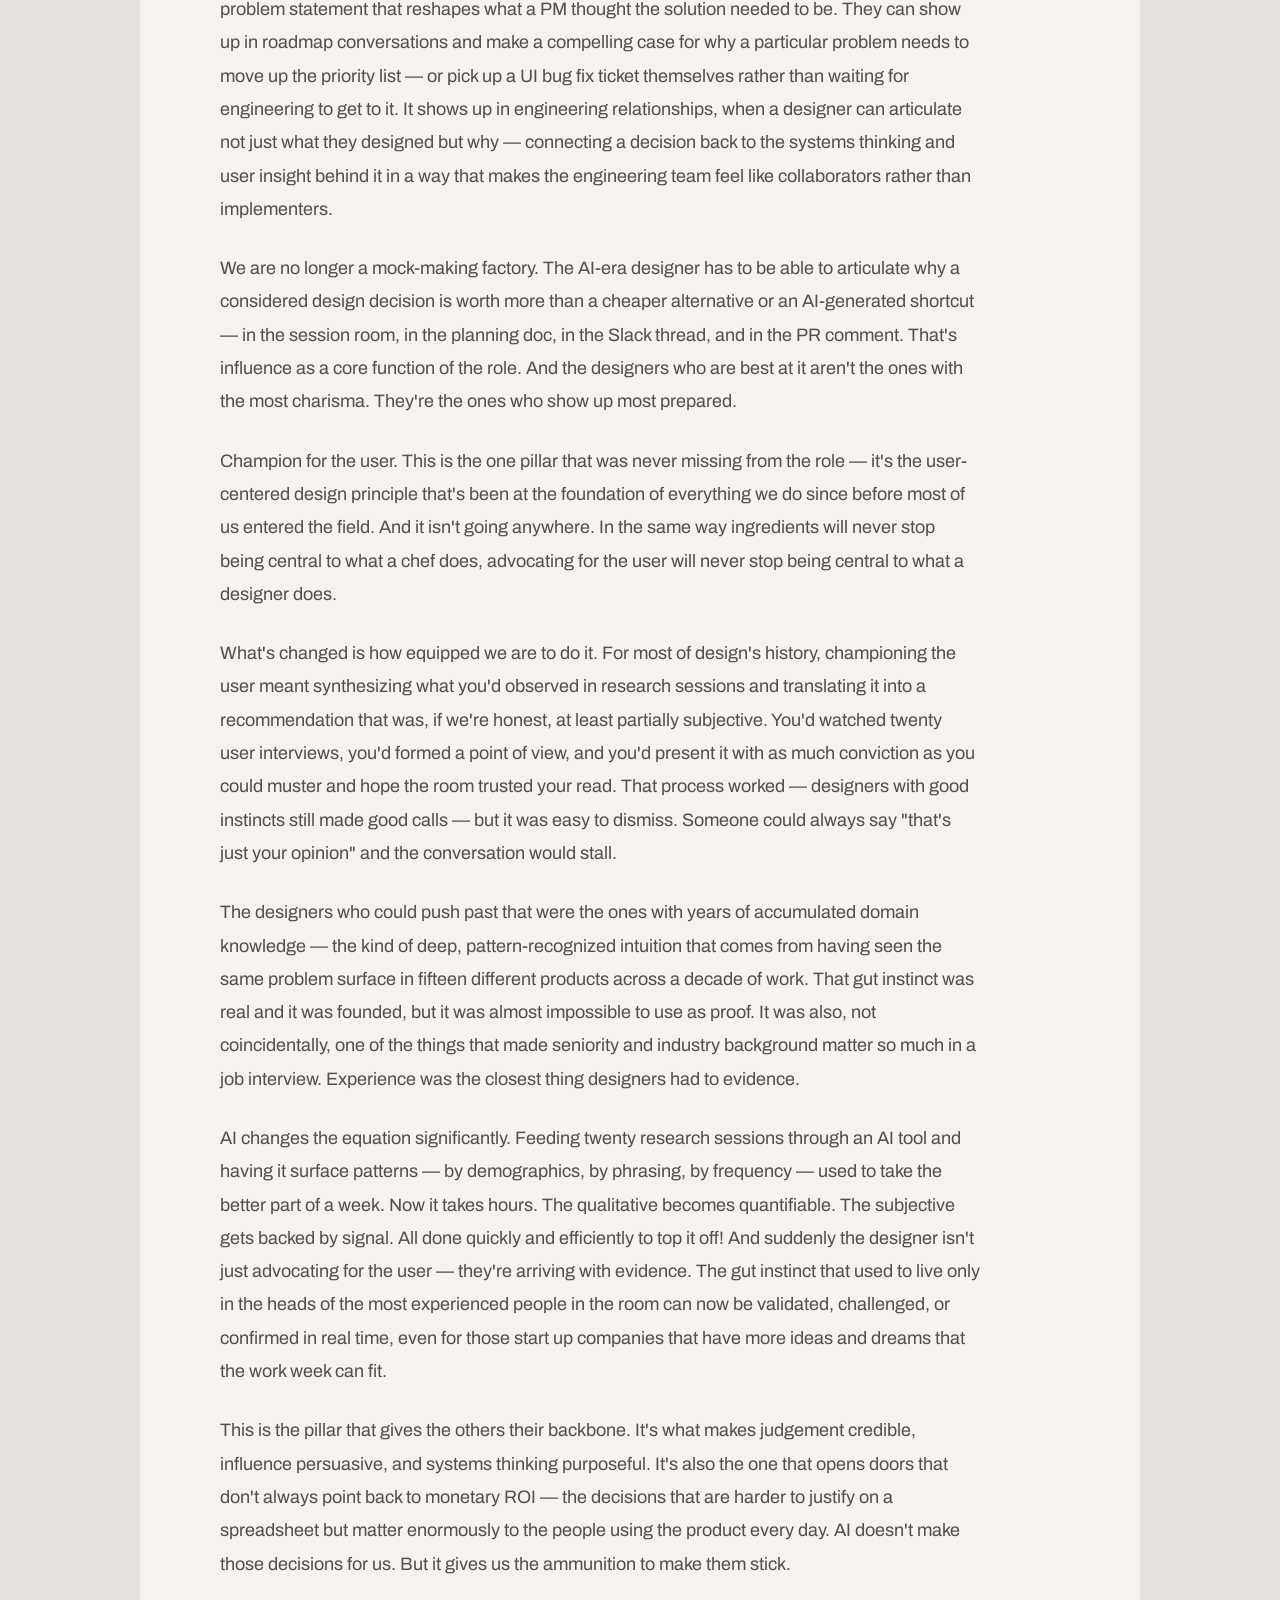
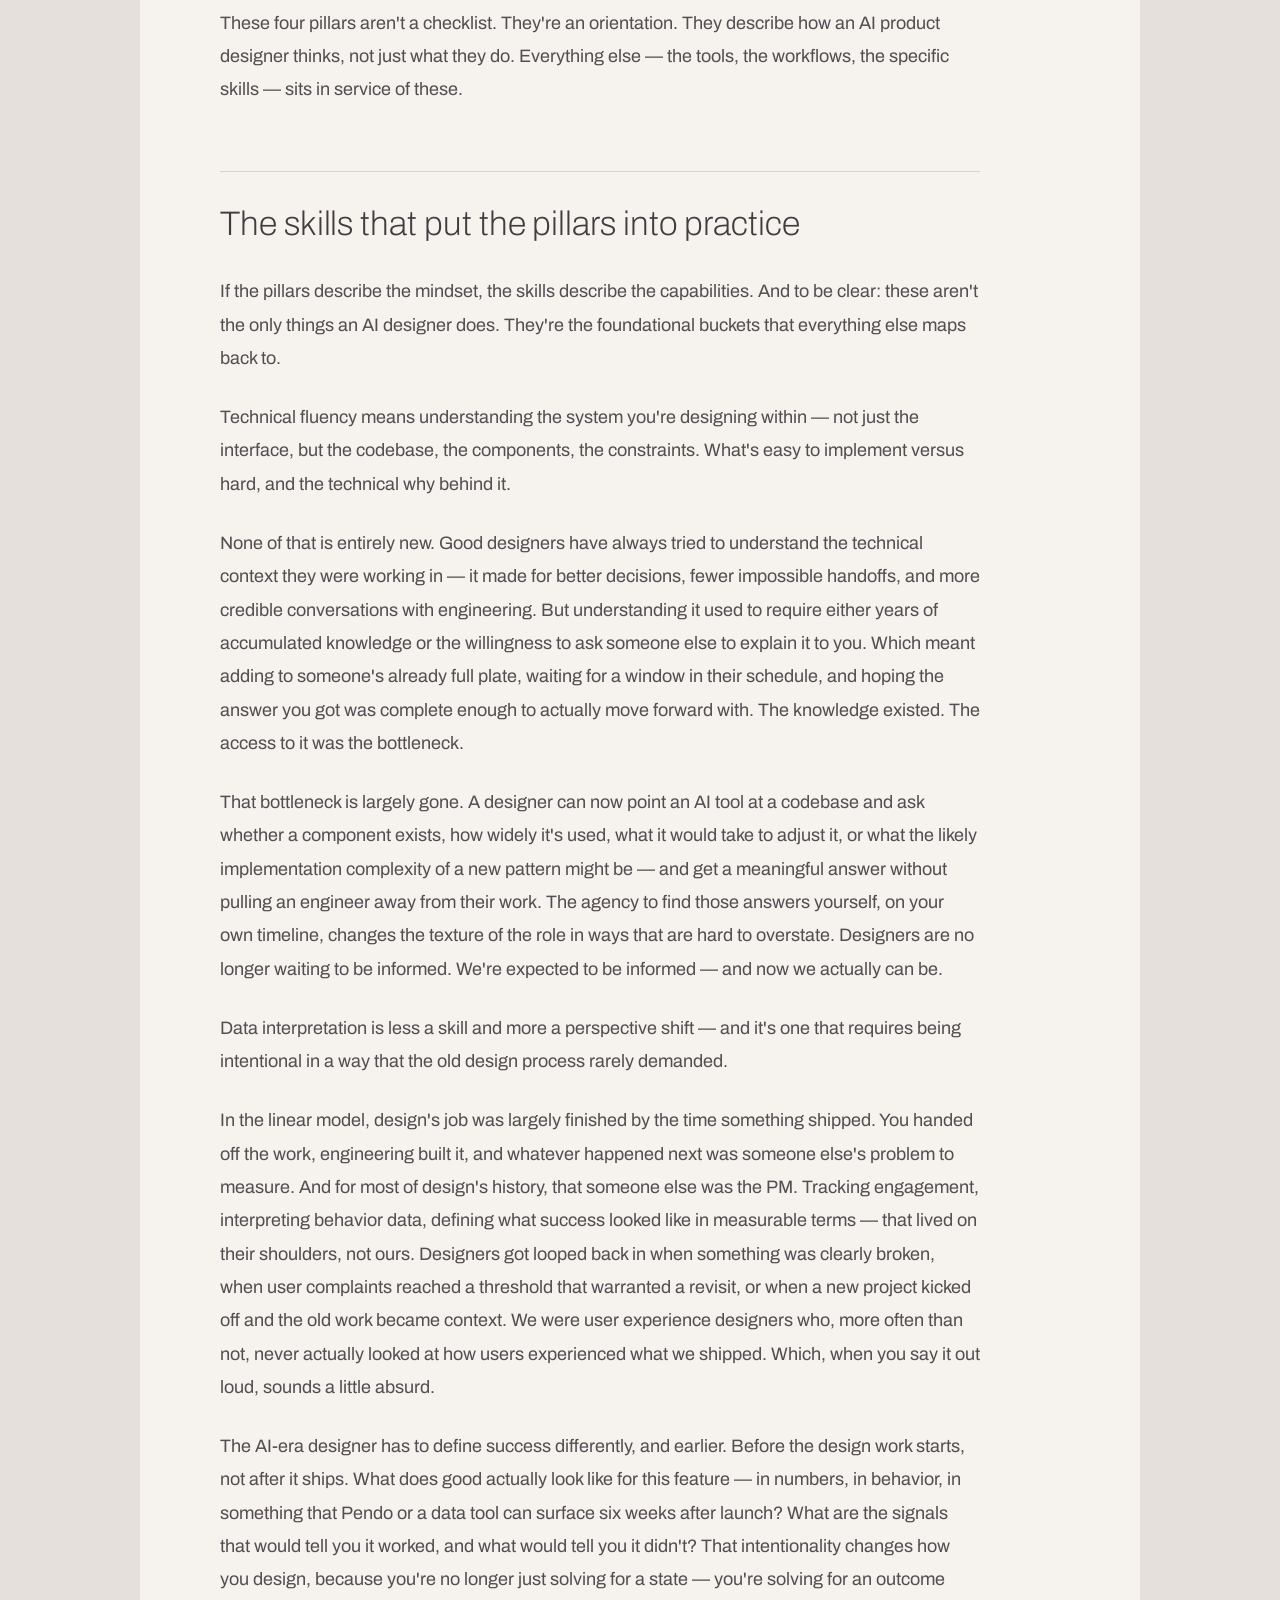
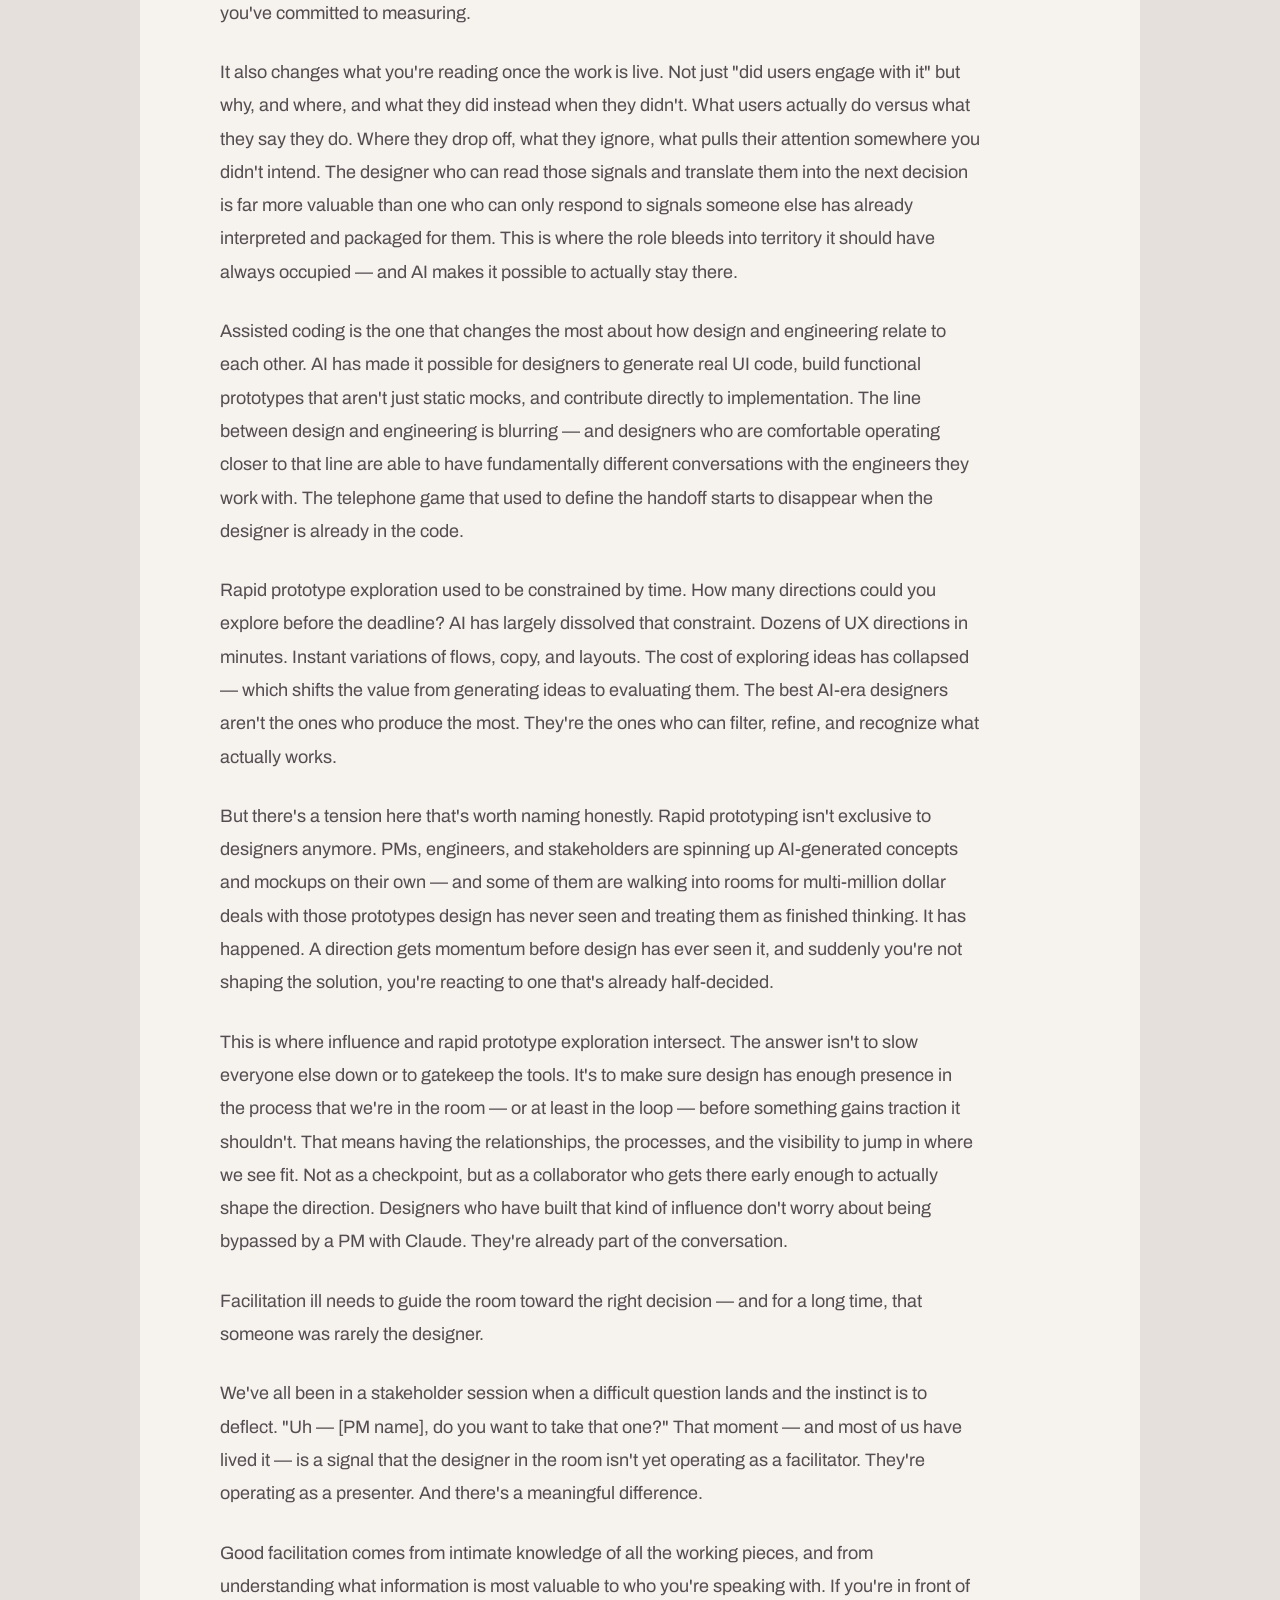
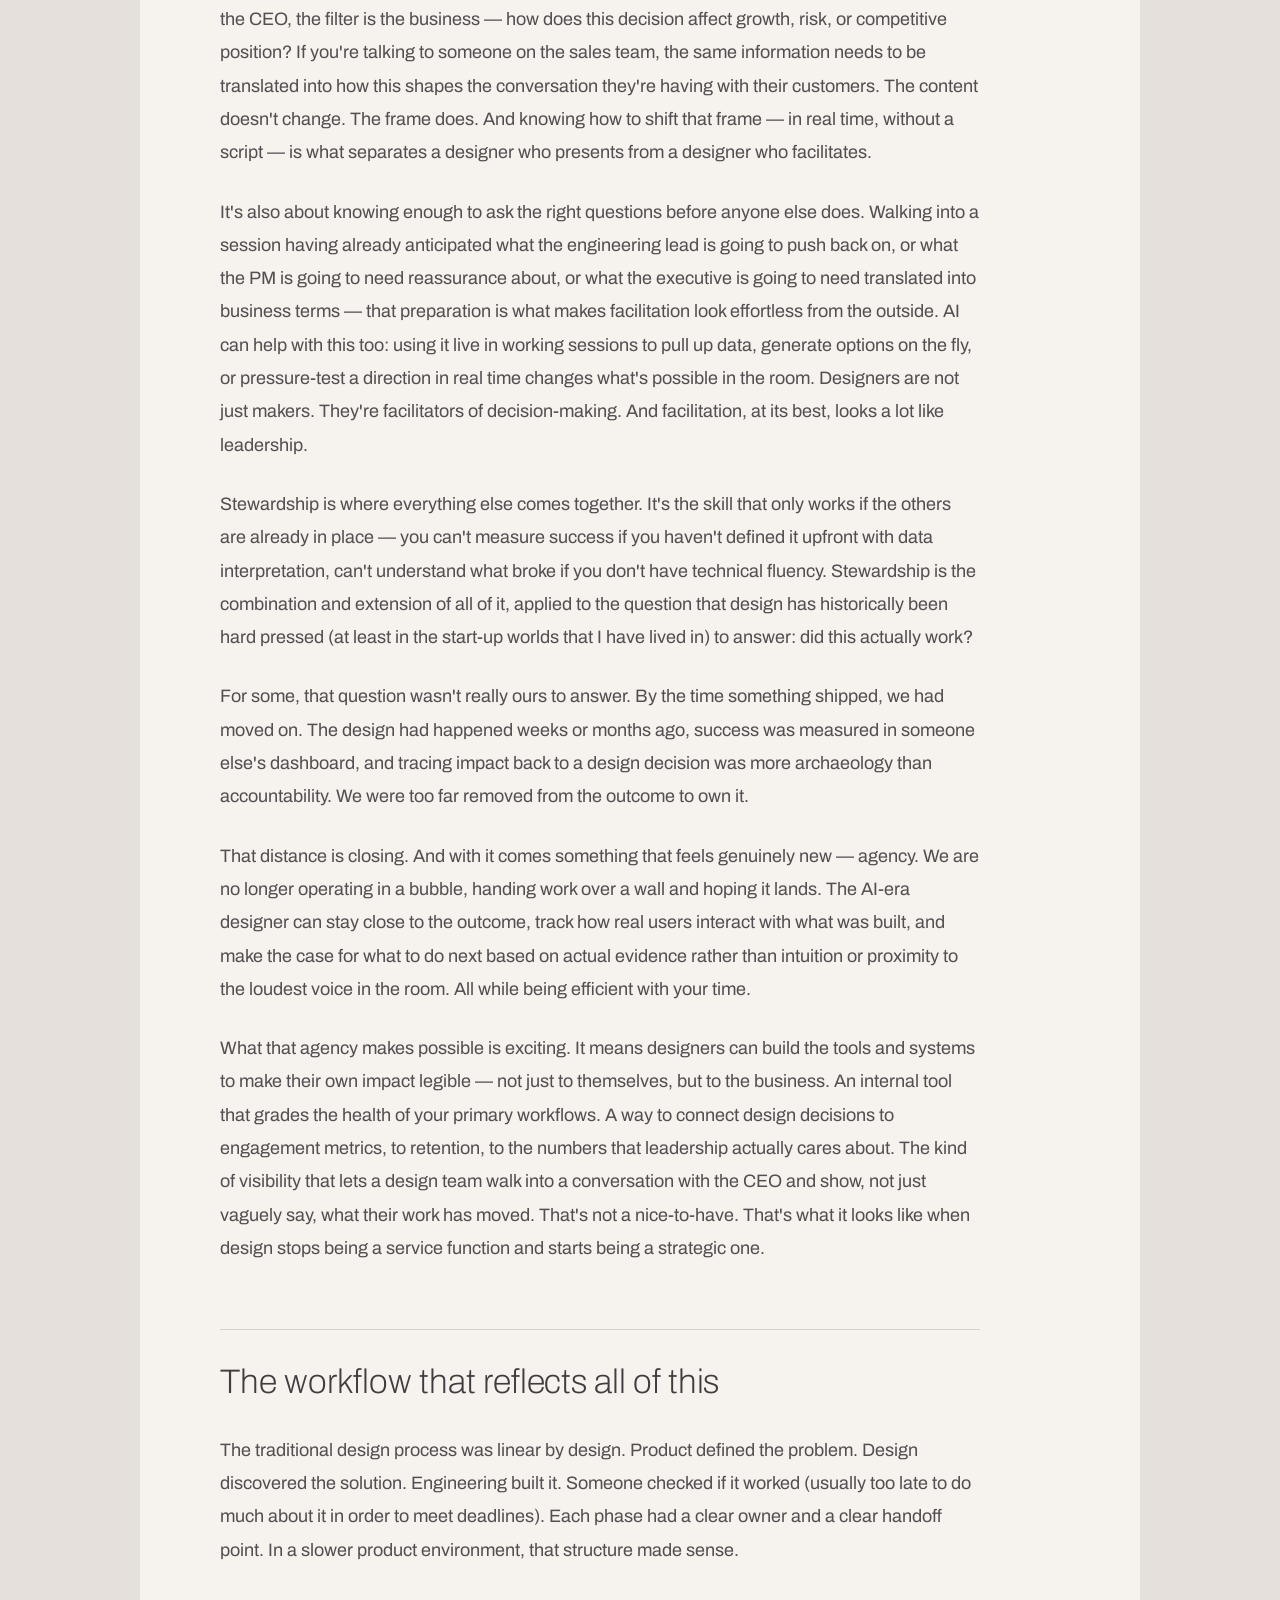
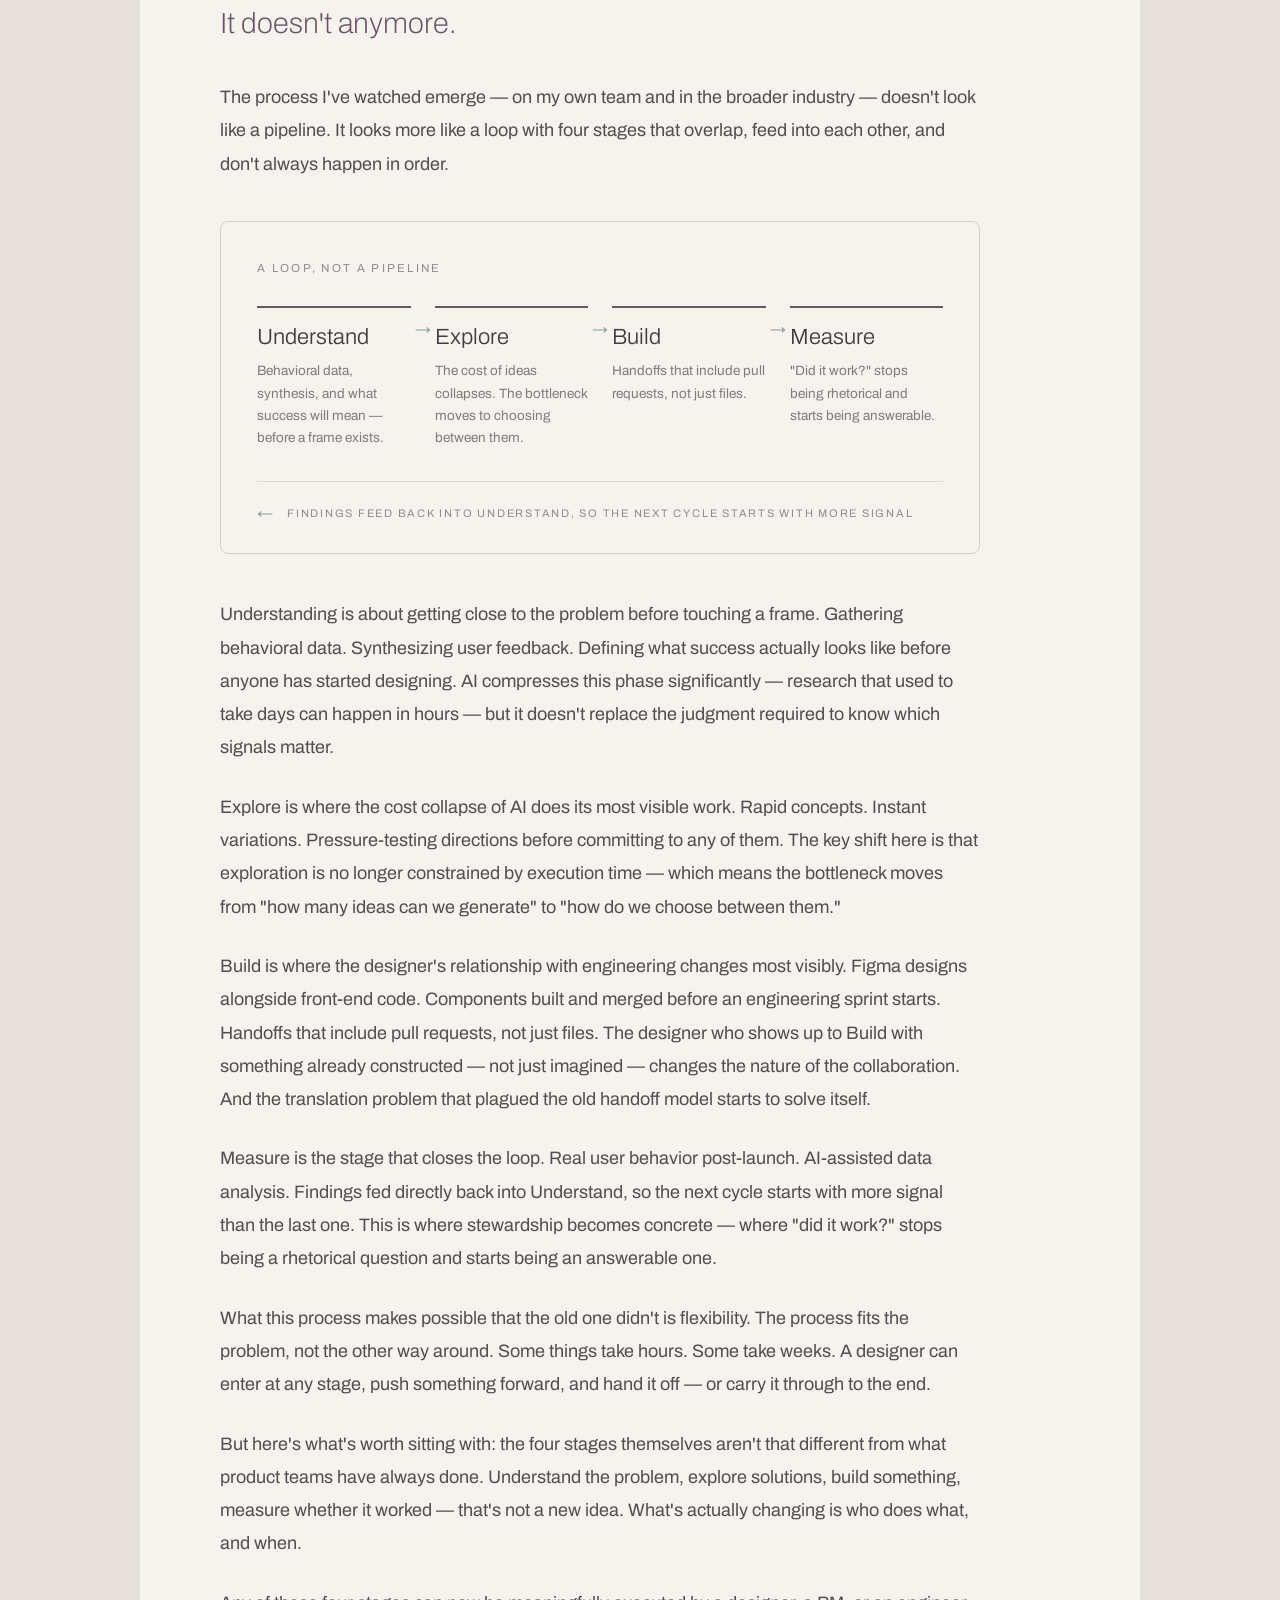
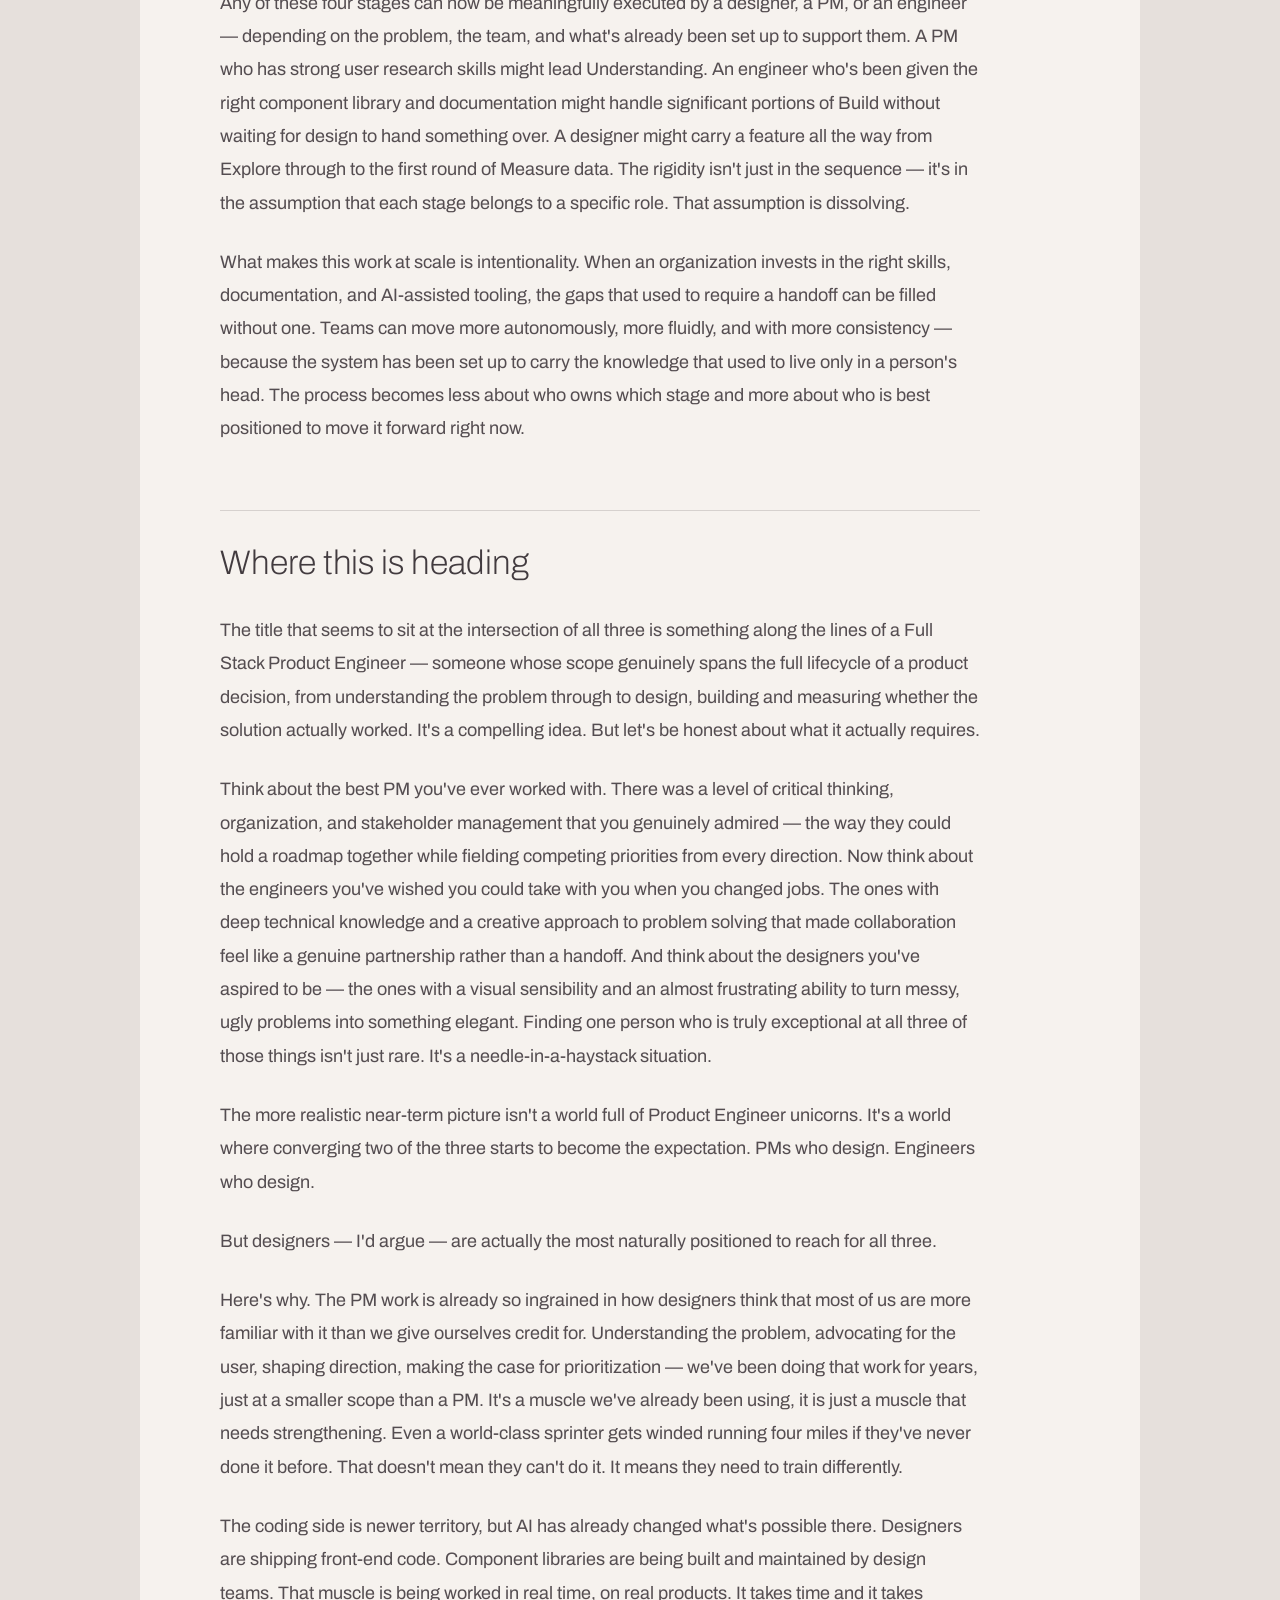
<file: shifting-role.html>
<!DOCTYPE html>
<html lang="en">
<head>
<meta charset="utf-8">
<meta name="viewport" content="width=device-width, initial-scale=1">
<title>The Shifting Role of a Product Designer — Halie</title>
<link rel="stylesheet" href="styles.css?v=202609011606">
<style>
.jtitle { margin: 24px 0 28px; max-width: 19em; font-size: 64px; line-height: 1.08; letter-spacing: -.004em; font-weight: 200; color: var(--charcoal); }
.jh2 { margin: 0 0 30px; max-width: 24em; font-size: 34px; line-height: 1.28; letter-spacing: -.002em; font-weight: 200; color: var(--charcoal); }
.jbody { margin: 0 0 26px; font-size: 18px; line-height: 1.85; color: rgba(66,59,63,.9); }
.pull { margin: 36px 0; font-size: 29px; line-height: 1.45; font-weight: 200; color: var(--plum); }
.standfirst { margin: 0 0 30px; font-size: 23px; line-height: 1.65; font-weight: 300; color: var(--charcoal); }
.stat-grid { display: grid; grid-template-columns: repeat(4, 1fr); gap: 32px 28px; }
.stat-shots { display: grid; grid-template-columns: 1fr 1fr; gap: 20px; margin-top: 36px; padding-top: 28px; border-top: 1px solid rgba(66,59,63,.16); }
.pillars { margin: 8px 0 44px; display: grid; grid-template-columns: 1fr 1fr; gap: 2px; background: rgba(66,59,63,.18); border-radius: var(--radius); overflow: hidden; }
.loop-grid { display: grid; grid-template-columns: 1fr 24px 1fr 24px 1fr 24px 1fr; align-items: start; gap: 0; }

/* -- Mobile - 390pt target -- */
@media (max-width: 720px) {
  .jtitle { font-size: 40px; line-height: 1.08; max-width: none; margin: 18px 0 20px; }
  .jh2 { font-size: 28px; line-height: 1.2; max-width: none; margin-bottom: 22px; }
  .jbody { font-size: 16px; line-height: 1.85; margin-bottom: 22px; }
  .pull { font-size: 21px; line-height: 1.5; margin: 28px 0; }
  .standfirst { font-size: 18px; line-height: 1.6; margin-bottom: 24px; }

  /* Six stats read as two columns at this width, not four. */
  .stat-grid { grid-template-columns: 1fr 1fr; gap: 24px 20px; }
  .stat-grid .statnum { font-size: 36px !important; }
  .stat-shots { grid-template-columns: 1fr; gap: 14px; margin-top: 26px; padding-top: 22px; }

  .pillars { grid-template-columns: 1fr; }

  /* The four-stage loop stacks; the arrows between stages turn to point down. */
  .loop-grid { grid-template-columns: 1fr; gap: 4px; }
  .loop-grid > .loop-arrow { text-align: left !important; padding: 4px 0 !important; transform: rotate(90deg); transform-origin: left center; }
}
</style>
</head>
<body>

<main class="page page--narrow" style="margin:40px auto">
<article id="shifting-role">

  <div style="padding:36px var(--gutter) 0">
    <a href="index.html" class="back-link">← Back to writing</a>
  </div>

  <div style="padding:52px var(--gutter) 0;max-width:920px">
    <div style="font:400 12px Archivo;letter-spacing:.2em;text-transform:uppercase;color:#6a5567">Journal</div>
    <h1 class="jtitle">The Shifting Role of a Product Designer</h1>
    <div style="display:flex;gap:20px;align-items:center;font:400 11.5px Archivo;letter-spacing:.14em;text-transform:uppercase;color:rgba(66,59,63,.5)">
      <span>Writing</span><span style="width:24px;height:1px;background:#93a49c"></span><span>24 min read</span>
    </div>
  </div>

  <div style="padding:32px var(--gutter) 0">
    <hr class="rule">
  </div>

  <div style="padding:56px var(--gutter) 0;max-width:920px">
    <p class="standfirst">This conversation is happening in design teams everywhere right now. Someone shares an article about AI replacing designers and someone else shares a counter-article about why it won't. And then everyone goes back to their Figma files and the conversation dissolves without anyone actually answering a more useful question: if AI isn't replacing designers, what exactly is it doing to the role?</p>
    <p class="jbody">I've spent the last year trying to answer that question — not theoretically, but practically. I have had countless conversations with my team, gauging where we think the industry is going in response to AI and building our predictions into a framework to change how we work so that we can be at the forefront of this change. What I've landed on isn't a job description. It's more like a map of how the role is shifting, and what it takes to move with it rather than against it.</p>
    <p class="jbody">Product design has always had an identity problem. The role goes by more names than almost any other in the industry — UX designer, UI designer, product designer, interaction designer, experience designer — and behind each title is potentially a slightly different set of expectations, a different scope of work, a different definition of what success looks like. Some designers spend months on a single project whereas others dream of having more than a week. Some are deep in research for months before they ever touch Figma while others are deep in pixel precision without any user research to back them up. Most designers are somewhere on a spectrum, without a clear map of where exactly the 'prime candidate' lands.</p>
    <hr class="rule" style="margin:64px 0 30px">
    <h2 class="jh2">What we used to measure</h2>
    <p class="jbody">The traditional design career ladder was built around craft and output. How polished were your mocks? How comprehensive were the variants you account for? How many screens did you own? How well did you handle feedback? Could you run a design review without it falling apart?</p>
    <p class="jbody">These weren't bad things to measure. They were genuinely hard, and getting them right took real skill and practice. But they were also, in the language of career ladders, the baseline. The things you were expected to do. The "nice to haves" — the things that appeared further up the ladder, the things that separated a good designer from a great one — were things like strategic thinking, cross-functional influence, outcome ownership, the ability to shape a product direction rather than just execute on one that had already been set.</p>
    <p class="jbody">Those things were aspirational. They were what you were building toward. Most designers spent years trying to earn the kind of organizational trust that would let them operate at that level.</p>
    <p class="pull">AI has inverted this entirely.</p>
    <p class="jbody">Execution is no longer the hard part. AI has made it possible to generate mocks faster, explore more directions in less time, produce documentation that would have taken days in hours. The craft floor has risen — which sounds like good news, and in some ways it is — but it also means that craft alone is no longer a differentiator. It's table stakes. The things that used to live at the top of the career ladder, the strategic and cross-functional capabilities that took years to earn access to, are now the primary measure of whether a designer is operating at the level the role demands.</p>
    <p class="jbody">The nice to haves became the must haves. And that changes everything about how we define the role.</p>
    <hr class="rule" style="margin:64px 0 30px">
    <h2 class="jh2">This isn't a tooling shift</h2>
    <p class="jbody">The easiest and least accurate way to think about AI in design is as a set of new tools. Faster prototyping. Smarter search. Better copy suggestions. If that's the frame you're using, the prescription is simple: learn the tools, keep doing what you were doing, move on.</p>
    <p class="jbody">But that frame misses what's actually happening. AI isn't just adding capabilities and efficiency to the role of product designer — it's rewriting what the role is responsible for. The scope is expanding upstream, into strategy and problem definition. Downstream, into implementation and outcomes. And sideways, into engineering feasibility, data analysis, and cross-functional decision-making that designers were generally not expected to own.</p>
    <p class="jbody">The biggest shift isn't that designers need to use AI. It's that AI has removed the excuse to stay narrow. Things that were previously too time-consuming, too complex, or simply out of reach, now are. Which means the question of whether to reach for them is no longer about time capacity. It's about whether we're willing to redefine what we're here to do.</p>
    <hr class="rule" style="margin:64px 0 30px">
    <h2 class="jh2">The four pillars</h2>
    <p class="jbody">When I started building a framework for what this new version of the role looks like, I kept running into the same problem: most of what I was reading described skills. Use AI for rapid prototyping. Learn to read data. Understand the codebase. These are real and important, but they're capabilities — they don't tell you what kind of designer you're trying to become, or how to make decisions when the tools aren't enough.</p>
    <p class="jbody">So I started one level up. What are the orientations — the ways of thinking — that an AI product designer needs to hold?</p>
    <p class="jbody">For a long time, the design industry had one answer to that question: user-centered design. And look, it wasn't wrong. But it always felt a little like a chef announcing that their job is about food. Of course it is. Centering the user was never a philosophy — it was the minimum requirement. It told you who to design for, but nothing about how to think about strategy, or engineering, or organizational influence, or outcomes. It was a single pillar holding up a role that was always bigger than it looked.</p>
    <p class="pull">The AI-era designer needs more to stand on. I landed on four pillars:</p>
    <figure class="pillars">
      <div style="background:#f6f2ee;padding:32px 30px">
        <div style="font:400 11px Archivo;letter-spacing:.2em;color:#93a49c;margin-bottom:16px">01</div>
        <div style="font-size:26px;line-height:1.2;font-weight:300;color:#423b3f;margin-bottom:12px">Systems thinking</div>
        <p style="margin:0;font-size:14.5px;line-height:1.7;color:rgba(66,59,63,.7)">No longer earned at senior level — expected from day one, because a component built today touches surfaces you can't predict.</p>
      </div>
      <div style="background:#f6f2ee;padding:32px 30px">
        <div style="font:400 11px Archivo;letter-spacing:.2em;color:#93a49c;margin-bottom:16px">02</div>
        <div style="font-size:26px;line-height:1.2;font-weight:300;color:#423b3f;margin-bottom:12px">Judgement</div>
        <p style="margin:0;font-size:14.5px;line-height:1.7;color:rgba(66,59,63,.7)">Where execution is easy, discernment is scarce. The one thing AI can't generate.</p>
      </div>
      <div style="background:#f6f2ee;padding:32px 30px">
        <div style="font:400 11px Archivo;letter-spacing:.2em;color:#93a49c;margin-bottom:16px">03</div>
        <div style="font-size:26px;line-height:1.2;font-weight:300;color:#423b3f;margin-bottom:12px">Influence</div>
        <p style="margin:0;font-size:14.5px;line-height:1.7;color:rgba(66,59,63,.7)">In the session room, the planning doc, the Slack thread, the PR comment — not charisma, preparation.</p>
      </div>
      <div style="background:#f6f2ee;padding:32px 30px">
        <div style="font:400 11px Archivo;letter-spacing:.2em;color:#93a49c;margin-bottom:16px">04</div>
        <div style="font-size:26px;line-height:1.2;font-weight:300;color:#423b3f;margin-bottom:12px">Champion for the user</div>
        <p style="margin:0;font-size:14.5px;line-height:1.7;color:rgba(66,59,63,.7)">The pillar that was never missing. What changed is that the gut instinct can now arrive with evidence.</p>
      </div>
    </figure>
    <p class="jbody">Systems thinking. This one isn't new — it's been on design career ladders for years, typically showing up somewhere around the senior level as something you were expected to grow into. Junior and mid-level designers were generally given a smaller world to operate in: own this flow, learn these patterns, get good at this pod. Systems thinking was the reward for having paid enough dues that someone trusted you to see the bigger picture.</p>
    <p class="jbody">What's changed is that the expectation has moved down the ladder. The AI-era designer — at any level — is responsible for how their work behaves over time, at scale, and across the organization. A component built today might touch dozens of product surfaces in ways you couldn't acurately predict. A pattern established in one pod might propagate across the entire platform. The siloed world that used to be a reasonable starting point is now a liability. Systems thinking isn't something you earn access to anymore, it's something you're expected to bring from day one.</p>
    <p class="jbody">And for the first time, we actually have the tools to do it. Previously, understanding the reach of a component meant tracking down an engineer and hoping they had the context to answer you — which, depending on their sprint load, could mean waiting days for an answer that might still be incomplete. Now you can point an AI tool at the repo and ask whether that component has been used in more than one place, what surfaces it touches, and what would break if it changed. The visibility that used to require institutional knowledge and a favor from engineering is now something any designer can access on their own. That's what gives this pillar real teeth — not just the expectation, but the agency to actually meet it.</p>
    <p class="jbody">Judgement. AI can generate acceptable designs endlessly. Which sounds like a good thing until you realize what "acceptable" actually means — close enough to not be obviously wrong, but not necessarily right.</p>
    <p class="jbody">If you're a designer who cares about the craft details, you already know what I'm talking about. I have a designer whose eye literally twitches at a margin set to 14px. Not because he's being OCD about it — but because he understands that spacing systems exist for a reason, and 14 isn't an integer of 4. He'll argue, correctly, that it should be 12 or 16. And even then, 12 would still bother him, because the universally accepted pattern is 4, 8, 16, 24, 32 and so on. You can write all of that into your documentation, feed it into your prompts, establish every rule you can think of — and the tool will still miss things sometimes. Just like people do.</p>
    <p class="jbody">But judgement in the AI era isn't just about catching spacing errors. It's about evaluating things like whether the tool made the right hierarchy decisions, whether the primary action is actually primary or whether the information architecture it chose serves the user or just looks plausible. A professor I had in design school said something I've never forgotten: your first idea is almost never your best. I've found that to be just as true of AI-generated designs as it is of human ones. They're useful — genuinely useful — for rapid prototyping, for getting buy-in on a concept, for exploring directions quickly. But I have never seen one come out the other end with every T crossed and every I dotted, ready to hand to engineering without a designer's eye on it first.</p>
    <p class="jbody">That's the new center of designer value — not the ability to produce, but the ability to discern. In an environment where execution is easy, judgement is the thing that's actually scarce. And it turns out that judgement is exactly the thing AI can't generate.</p>
    <p class="jbody">Influence. For a long time, the design team's main stage of influence was in a stakeholder session where they walked people through a prototype and hoped the right questions came up. And if you've run enough of those sessions, you know exactly how they go. If you're lucky enough to not get crickets, you have two or three vocal people in the room — the ones who always have questions, who generate conversation, who make the session feel alive. I still remember those people by name, even a decade later. They made having influence easy.</p>
    <p class="jbody">But they were never the whole room. The rest of the stakeholders — the ones who listened more than they spoke, who nodded along and left without saying much — those people were just as important, and much harder to reach. What I've learned is that the way to reach them is to come prepared with narrative, not just mocks. To walk in already thinking about the questions the implementation team might have during a specific flow. To say out loud: "We've noticed lately that customers are flagging how difficult the date dropdown is for older users, so we made this call intentionally." That kind of preparation draws out the people who would have otherwise stayed silent, and it signals to everyone in the room that design is listening and has done their due diligence and that our judgement can be trusted.</p>
    <p class="jbody">And for most designers, that was the extent of it. The primary place of influence were stakeholder sessions. But influence goes beyond the review session. It is shaping roadmaps, reframing problems with PMs, making the case to engineering for why a decision mattered — that was, again, senior territory.</p>
    <p class="jbody">With AI influencing every aspect of the role, stakeholder sessions now just become a single avenue that designers can leverage. Designers can now synthesizes user feedback into a problem statement that reshapes what a PM thought the solution needed to be. They can show up in roadmap conversations and make a compelling case for why a particular problem needs to move up the priority list — or pick up a UI bug fix ticket themselves rather than waiting for engineering to get to it. It shows up in engineering relationships, when a designer can articulate not just what they designed but why — connecting a decision back to the systems thinking and user insight behind it in a way that makes the engineering team feel like collaborators rather than implementers.</p>
    <p class="jbody">We are no longer a mock-making factory. The AI-era designer has to be able to articulate why a considered design decision is worth more than a cheaper alternative or an AI-generated shortcut — in the session room, in the planning doc, in the Slack thread, and in the PR comment. That's influence as a core function of the role. And the designers who are best at it aren't the ones with the most charisma. They're the ones who show up most prepared.</p>
    <p class="jbody">Champion for the user. This is the one pillar that was never missing from the role — it's the user-centered design principle that's been at the foundation of everything we do since before most of us entered the field. And it isn't going anywhere. In the same way ingredients will never stop being central to what a chef does, advocating for the user will never stop being central to what a designer does.</p>
    <p class="jbody">What's changed is how equipped we are to do it. For most of design's history, championing the user meant synthesizing what you'd observed in research sessions and translating it into a recommendation that was, if we're honest, at least partially subjective. You'd watched twenty user interviews, you'd formed a point of view, and you'd present it with as much conviction as you could muster and hope the room trusted your read. That process worked — designers with good instincts still made good calls — but it was easy to dismiss. Someone could always say "that's just your opinion" and the conversation would stall.</p>
    <p class="jbody">The designers who could push past that were the ones with years of accumulated domain knowledge — the kind of deep, pattern-recognized intuition that comes from having seen the same problem surface in fifteen different products across a decade of work. That gut instinct was real and it was founded, but it was almost impossible to use as proof. It was also, not coincidentally, one of the things that made seniority and industry background matter so much in a job interview. Experience was the closest thing designers had to evidence.</p>
    <p class="jbody">AI changes the equation significantly. Feeding twenty research sessions through an AI tool and having it surface patterns — by demographics, by phrasing, by frequency — used to take the better part of a week. Now it takes hours. The qualitative becomes quantifiable. The subjective gets backed by signal. All done quickly and efficiently to top it off! And suddenly the designer isn't just advocating for the user — they're arriving with evidence. The gut instinct that used to live only in the heads of the most experienced people in the room can now be validated, challenged, or confirmed in real time, even for those start up companies that have more ideas and dreams that the work week can fit.</p>
    <p class="jbody">This is the pillar that gives the others their backbone. It's what makes judgement credible, influence persuasive, and systems thinking purposeful. It's also the one that opens doors that don't always point back to monetary ROI — the decisions that are harder to justify on a spreadsheet but matter enormously to the people using the product every day. AI doesn't make those decisions for us. But it gives us the ammunition to make them stick.</p>
    <p class="jbody">These four pillars aren't a checklist. They're an orientation. They describe how an AI product designer thinks, not just what they do. Everything else — the tools, the workflows, the specific skills — sits in service of these.</p>
    <hr class="rule" style="margin:64px 0 30px">
    <h2 class="jh2">The skills that put the pillars into practice</h2>
    <p class="jbody">If the pillars describe the mindset, the skills describe the capabilities. And to be clear: these aren't the only things an AI designer does. They're the foundational buckets that everything else maps back to.</p>
    <p class="jbody">Technical fluency means understanding the system you're designing within — not just the interface, but the codebase, the components, the constraints. What's easy to implement versus hard, and the technical why behind it.</p>
    <p class="jbody">None of that is entirely new. Good designers have always tried to understand the technical context they were working in — it made for better decisions, fewer impossible handoffs, and more credible conversations with engineering. But understanding it used to require either years of accumulated knowledge or the willingness to ask someone else to explain it to you. Which meant adding to someone's already full plate, waiting for a window in their schedule, and hoping the answer you got was complete enough to actually move forward with. The knowledge existed. The access to it was the bottleneck.</p>
    <p class="jbody">That bottleneck is largely gone. A designer can now point an AI tool at a codebase and ask whether a component exists, how widely it's used, what it would take to adjust it, or what the likely implementation complexity of a new pattern might be — and get a meaningful answer without pulling an engineer away from their work. The agency to find those answers yourself, on your own timeline, changes the texture of the role in ways that are hard to overstate. Designers are no longer waiting to be informed. We're expected to be informed — and now we actually can be.</p>
    <p class="jbody">Data interpretation is less a skill and more a perspective shift — and it's one that requires being intentional in a way that the old design process rarely demanded.</p>
    <p class="jbody">In the linear model, design's job was largely finished by the time something shipped. You handed off the work, engineering built it, and whatever happened next was someone else's problem to measure. And for most of design's history, that someone else was the PM. Tracking engagement, interpreting behavior data, defining what success looked like in measurable terms — that lived on their shoulders, not ours. Designers got looped back in when something was clearly broken, when user complaints reached a threshold that warranted a revisit, or when a new project kicked off and the old work became context. We were user experience designers who, more often than not, never actually looked at how users experienced what we shipped. Which, when you say it out loud, sounds a little absurd.</p>
    <p class="jbody">The AI-era designer has to define success differently, and earlier. Before the design work starts, not after it ships. What does good actually look like for this feature — in numbers, in behavior, in something that Pendo or a data tool can surface six weeks after launch? What are the signals that would tell you it worked, and what would tell you it didn't? That intentionality changes how you design, because you're no longer just solving for a state — you're solving for an outcome you've committed to measuring.</p>
    <p class="jbody">It also changes what you're reading once the work is live. Not just "did users engage with it" but why, and where, and what they did instead when they didn't. What users actually do versus what they say they do. Where they drop off, what they ignore, what pulls their attention somewhere you didn't intend. The designer who can read those signals and translate them into the next decision is far more valuable than one who can only respond to signals someone else has already interpreted and packaged for them. This is where the role bleeds into territory it should have always occupied — and AI makes it possible to actually stay there.</p>
    <p class="jbody">Assisted coding is the one that changes the most about how design and engineering relate to each other. AI has made it possible for designers to generate real UI code, build functional prototypes that aren't just static mocks, and contribute directly to implementation. The line between design and engineering is blurring — and designers who are comfortable operating closer to that line are able to have fundamentally different conversations with the engineers they work with. The telephone game that used to define the handoff starts to disappear when the designer is already in the code.</p>
    <p class="jbody">Rapid prototype exploration used to be constrained by time. How many directions could you explore before the deadline? AI has largely dissolved that constraint. Dozens of UX directions in minutes. Instant variations of flows, copy, and layouts. The cost of exploring ideas has collapsed — which shifts the value from generating ideas to evaluating them. The best AI-era designers aren't the ones who produce the most. They're the ones who can filter, refine, and recognize what actually works.</p>
    <p class="jbody">But there's a tension here that's worth naming honestly. Rapid prototyping isn't exclusive to designers anymore. PMs, engineers, and stakeholders are spinning up AI-generated concepts and mockups on their own — and some of them are walking into rooms for multi-million dollar deals with those prototypes design has never seen and treating them as finished thinking. It has happened. A direction gets momentum before design has ever seen it, and suddenly you're not shaping the solution, you're reacting to one that's already half-decided.</p>
    <p class="jbody">This is where influence and rapid prototype exploration intersect. The answer isn't to slow everyone else down or to gatekeep the tools. It's to make sure design has enough presence in the process that we're in the room — or at least in the loop — before something gains traction it shouldn't. That means having the relationships, the processes, and the visibility to jump in where we see fit. Not as a checkpoint, but as a collaborator who gets there early enough to actually shape the direction. Designers who have built that kind of influence don't worry about being bypassed by a PM with Claude. They're already part of the conversation.</p>
    <p class="jbody">Facilitation ill needs to guide the room toward the right decision — and for a long time, that someone was rarely the designer.</p>
    <p class="jbody">We've all been in a stakeholder session when a difficult question lands and the instinct is to deflect. "Uh — [PM name], do you want to take that one?" That moment — and most of us have lived it — is a signal that the designer in the room isn't yet operating as a facilitator. They're operating as a presenter. And there's a meaningful difference.</p>
    <p class="jbody">Good facilitation comes from intimate knowledge of all the working pieces, and from understanding what information is most valuable to who you're speaking with. If you're in front of the CEO, the filter is the business — how does this decision affect growth, risk, or competitive position? If you're talking to someone on the sales team, the same information needs to be translated into how this shapes the conversation they're having with their customers. The content doesn't change. The frame does. And knowing how to shift that frame — in real time, without a script — is what separates a designer who presents from a designer who facilitates.</p>
    <p class="jbody">It's also about knowing enough to ask the right questions before anyone else does. Walking into a session having already anticipated what the engineering lead is going to push back on, or what the PM is going to need reassurance about, or what the executive is going to need translated into business terms — that preparation is what makes facilitation look effortless from the outside. AI can help with this too: using it live in working sessions to pull up data, generate options on the fly, or pressure-test a direction in real time changes what's possible in the room. Designers are not just makers. They're facilitators of decision-making. And facilitation, at its best, looks a lot like leadership.</p>
    <p class="jbody">Stewardship is where everything else comes together. It's the skill that only works if the others are already in place — you can't measure success if you haven't defined it upfront with data interpretation, can't understand what broke if you don't have technical fluency. Stewardship is the combination and extension of all of it, applied to the question that design has historically been hard pressed (at least in the start-up worlds that I have lived in) to answer: did this actually work?</p>
    <p class="jbody">For some, that question wasn't really ours to answer. By the time something shipped, we had moved on. The design had happened weeks or months ago, success was measured in someone else's dashboard, and tracing impact back to a design decision was more archaeology than accountability. We were too far removed from the outcome to own it.</p>
    <p class="jbody">That distance is closing. And with it comes something that feels genuinely new — agency. We are no longer operating in a bubble, handing work over a wall and hoping it lands. The AI-era designer can stay close to the outcome, track how real users interact with what was built, and make the case for what to do next based on actual evidence rather than intuition or proximity to the loudest voice in the room. All while being efficient with your time.</p>
    <p class="jbody">What that agency makes possible is exciting. It means designers can build the tools and systems to make their own impact legible — not just to themselves, but to the business. An internal tool that grades the health of your primary workflows. A way to connect design decisions to engagement metrics, to retention, to the numbers that leadership actually cares about. The kind of visibility that lets a design team walk into a conversation with the CEO and show, not just vaguely say, what their work has moved. That's not a nice-to-have. That's what it looks like when design stops being a service function and starts being a strategic one.</p>
    <hr class="rule" style="margin:64px 0 30px">
    <h2 class="jh2">The workflow that reflects all of this</h2>
    <p class="jbody">The traditional design process was linear by design. Product defined the problem. Design discovered the solution. Engineering built it. Someone checked if it worked (usually too late to do much about it in order to meet deadlines). Each phase had a clear owner and a clear handoff point. In a slower product environment, that structure made sense.</p>
    <p class="pull">It doesn't anymore.</p>
    <p class="jbody">The process I've watched emerge — on my own team and in the broader industry — doesn't look like a pipeline. It looks more like a loop with four stages that overlap, feed into each other, and don't always happen in order.</p>
    <figure style="margin:40px 0 44px;border:1px solid rgba(66,59,63,.18);border-radius:8px;padding:40px 36px 32px">
      <div style="font:400 11.5px Archivo;letter-spacing:.2em;text-transform:uppercase;color:rgba(66,59,63,.55);margin-bottom:32px">A loop, not a pipeline</div>
      <div class="loop-grid">
        <div>
          <div style="height:2px;background:#6a5567;margin-bottom:16px"></div>
          <div style="font-size:22px;line-height:1.2;font-weight:300;color:#423b3f;margin-bottom:10px">Understand</div>
          <p style="margin:0;font-size:13.5px;line-height:1.65;color:rgba(66,59,63,.65)">Behavioral data, synthesis, and what success will mean — before a frame exists.</p>
        </div>
        <div class="loop-arrow" style="text-align:center;padding-top:14px;font-size:16px;color:#93a49c">→</div>
        <div>
          <div style="height:2px;background:#6a5567;margin-bottom:16px"></div>
          <div style="font-size:22px;line-height:1.2;font-weight:300;color:#423b3f;margin-bottom:10px">Explore</div>
          <p style="margin:0;font-size:13.5px;line-height:1.65;color:rgba(66,59,63,.65)">The cost of ideas collapses. The bottleneck moves to choosing between them.</p>
        </div>
        <div class="loop-arrow" style="text-align:center;padding-top:14px;font-size:16px;color:#93a49c">→</div>
        <div>
          <div style="height:2px;background:#6a5567;margin-bottom:16px"></div>
          <div style="font-size:22px;line-height:1.2;font-weight:300;color:#423b3f;margin-bottom:10px">Build</div>
          <p style="margin:0;font-size:13.5px;line-height:1.65;color:rgba(66,59,63,.65)">Handoffs that include pull requests, not just files.</p>
        </div>
        <div class="loop-arrow" style="text-align:center;padding-top:14px;font-size:16px;color:#93a49c">→</div>
        <div>
          <div style="height:2px;background:#6a5567;margin-bottom:16px"></div>
          <div style="font-size:22px;line-height:1.2;font-weight:300;color:#423b3f;margin-bottom:10px">Measure</div>
          <p style="margin:0;font-size:13.5px;line-height:1.65;color:rgba(66,59,63,.65)">"Did it work?" stops being rhetorical and starts being answerable.</p>
        </div>
      </div>
      <div style="display:flex;align-items:center;gap:14px;margin-top:32px;padding-top:22px;border-top:1px solid rgba(66,59,63,.14)">
        <span style="font-size:16px;color:#93a49c">←</span>
        <span style="font:400 11px Archivo;letter-spacing:.16em;text-transform:uppercase;color:rgba(66,59,63,.55)">findings feed back into Understand, so the next cycle starts with more signal</span>
      </div>
    </figure>
    <p class="jbody">Understanding is about getting close to the problem before touching a frame. Gathering behavioral data. Synthesizing user feedback. Defining what success actually looks like before anyone has started designing. AI compresses this phase significantly — research that used to take days can happen in hours — but it doesn't replace the judgment required to know which signals matter.</p>
    <p class="jbody">Explore is where the cost collapse of AI does its most visible work. Rapid concepts. Instant variations. Pressure-testing directions before committing to any of them. The key shift here is that exploration is no longer constrained by execution time — which means the bottleneck moves from "how many ideas can we generate" to "how do we choose between them."</p>
    <p class="jbody">Build is where the designer's relationship with engineering changes most visibly. Figma designs alongside front-end code. Components built and merged before an engineering sprint starts. Handoffs that include pull requests, not just files. The designer who shows up to Build with something already constructed — not just imagined — changes the nature of the collaboration. And the translation problem that plagued the old handoff model starts to solve itself.</p>
    <p class="jbody">Measure is the stage that closes the loop. Real user behavior post-launch. AI-assisted data analysis. Findings fed directly back into Understand, so the next cycle starts with more signal than the last one. This is where stewardship becomes concrete — where "did it work?" stops being a rhetorical question and starts being an answerable one.</p>
    <p class="jbody">What this process makes possible that the old one didn't is flexibility. The process fits the problem, not the other way around. Some things take hours. Some take weeks. A designer can enter at any stage, push something forward, and hand it off — or carry it through to the end.</p>
    <p class="jbody">But here's what's worth sitting with: the four stages themselves aren't that different from what product teams have always done. Understand the problem, explore solutions, build something, measure whether it worked — that's not a new idea. What's actually changing is who does what, and when.</p>
    <p class="jbody">Any of these four stages can now be meaningfully executed by a designer, a PM, or an engineer — depending on the problem, the team, and what's already been set up to support them. A PM who has strong user research skills might lead Understanding. An engineer who's been given the right component library and documentation might handle significant portions of Build without waiting for design to hand something over. A designer might carry a feature all the way from Explore through to the first round of Measure data. The rigidity isn't just in the sequence — it's in the assumption that each stage belongs to a specific role. That assumption is dissolving.</p>
    <p class="jbody">What makes this work at scale is intentionality. When an organization invests in the right skills, documentation, and AI-assisted tooling, the gaps that used to require a handoff can be filled without one. Teams can move more autonomously, more fluidly, and with more consistency — because the system has been set up to carry the knowledge that used to live only in a person's head. The process becomes less about who owns which stage and more about who is best positioned to move it forward right now.</p>
    <hr class="rule" style="margin:64px 0 30px">
    <h2 class="jh2">Where this is heading</h2>
    <p class="jbody">The title that seems to sit at the intersection of all three is something along the lines of a Full Stack Product Engineer — someone whose scope genuinely spans the full lifecycle of a product decision, from understanding the problem through to design, building and measuring whether the solution actually worked. It's a compelling idea. But let's be honest about what it actually requires.</p>
    <p class="jbody">Think about the best PM you've ever worked with. There was a level of critical thinking, organization, and stakeholder management that you genuinely admired — the way they could hold a roadmap together while fielding competing priorities from every direction. Now think about the engineers you've wished you could take with you when you changed jobs. The ones with deep technical knowledge and a creative approach to problem solving that made collaboration feel like a genuine partnership rather than a handoff. And think about the designers you've aspired to be — the ones with a visual sensibility and an almost frustrating ability to turn messy, ugly problems into something elegant. Finding one person who is truly exceptional at all three of those things isn't just rare. It's a needle-in-a-haystack situation.</p>
    <p class="jbody">The more realistic near-term picture isn't a world full of Product Engineer unicorns. It's a world where converging two of the three starts to become the expectation. PMs who design. Engineers who design.</p>
    <p class="jbody">But designers — I'd argue — are actually the most naturally positioned to reach for all three.</p>
    <p class="jbody">Here's why. The PM work is already so ingrained in how designers think that most of us are more familiar with it than we give ourselves credit for. Understanding the problem, advocating for the user, shaping direction, making the case for prioritization — we've been doing that work for years, just at a smaller scope than a PM. It's a muscle we've already been using, it is just a muscle that needs strengthening. Even a world-class sprinter gets winded running four miles if they've never done it before. That doesn't mean they can't do it. It means they need to train differently.</p>
    <p class="jbody">The coding side is newer territory, but AI has already changed what's possible there. Designers are shipping front-end code. Component libraries are being built and maintained by design teams. That muscle is being worked in real time, on real products. It takes time and it takes discipline. Even though AI coding is getting better and more reliable every day, you can't just accept whatever AI outputs without developing the judgement to evaluate it — but the path is clearer than it's ever been.</p>
    <p class="jbody">The hardest part for designers reaching toward becoming a Product Engineer unicorn isn't the PM work or even the front-end code. It's the backend — the deep domain knowledge, the systems architecture, the parts of engineering that aren't learned by reading a codebase with an AI tool. That part will take longer, and it's worth being honest that not every designer will get there.</p>
    <p class="pull">But the potential ahead of us is real and that future is exciting.</p>
    <p class="jbody">So will you start the shift yourself? If you do, I think you are setting yourself up for a successful career in a world where others are concerned that our place in the world is dissolving.</p>
  </div>

  <div style="padding:72px var(--gutter) 80px">
    <hr class="rule--strong" style="margin-bottom:36px">
    <a href="crossing-the-chasm.html" class="next-link">
      <span class="eyebrow">Next</span>
      <span class="title">Crossing the Chasm →</span>
    </a>

  </div>

  <section class="contact">
    <div class="writing-grid">
      <a href="crossing-the-chasm.html" class="writing-card">
        <span class="kicker">Learning to build</span>
        <span class="title">Crossing the Chasm</span>
        <span class="summary">Sitting on a call with DevOps, hearing "open your terminal," and building a coded component library anyway.</span>
        <span class="more">Read &rarr;</span>
      </a>
      <a href="shifting-role.html" class="writing-card">
        <span class="kicker">On the craft</span>
        <span class="title">The Shifting Role of a Product Designer</span>
        <span class="summary">If AI isn't replacing designers, what is it doing to the role? Four pillars and the workflow that follows.</span>
        <span class="more">Read &rarr;</span>
      </a>
    </div>

    <h2>If any of this resonated, I'd love to hear from you.</h2>
    <div class="contact-grid">
      <a href="mailto:halievw@gmail.com?subject=Let%E2%80%99s%20Connect" class="contact-item">
        <span class="label">Email</span>
        <span class="value">halievw@gmail.com</span>
      </a>
      <a href="https://www.linkedin.com/in/haliestrike/" class="contact-item" target="_blank" rel="noopener noreferrer">
        <span class="label">LinkedIn</span>
        <span class="value">Connect</span>
      </a>
    </div>
    <div class="contact-actions">
      <a href="HalieStrike_Resume.pdf" class="btn btn-primary" download>Download resume</a>
    </div>
  </section>
</article>

</main>
</body>
</html>
</file>
<file: styles.css>
/* Halie — portfolio site shared styles.
   Palette: oat ground, plum, dusty rose, sage, warm charcoal copy. */

@import url('https://fonts.googleapis.com/css2?family=Archivo:wght@200;300;400;500&display=swap');

:root {
  --oat: #f6f2ee;
  --oat-page: #e6e0dc;
  --oat-banner: #efe9e2;
  --plum: #6a5567;
  --charcoal: #423b3f;
  --rose: #efe6e9;
  --sage: #93a49c;
  --rule: rgba(66, 59, 63, .18);
  --rule-strong: rgba(66, 59, 63, .3);
  --radius: 8px;

  /* Horizontal page gutter. Layout rules consume this as var(--gutter)
     rather than a literal, which is what lets the mobile breakpoint retune
     the whole page from one place — including from inline styles, since a
     custom property resolves at use time. */
  --gutter: 88px;

  /* Height of the pinned back bar on the case study pages. Anything else that
     sticks below it (the Medbridge workstream tabs) offsets by this. */
  --back-bar: 60px;
}

* { box-sizing: border-box; }

html, body { margin: 0; }

body {
  background: var(--oat-page);
  font-family: Archivo, system-ui, sans-serif;
  color: var(--charcoal);
}

a { color: var(--plum); }
a:hover { color: var(--charcoal); }

img { max-width: 100%; display: block; }

.page {
  max-width: 1080px;
  margin: 0 auto;
  background: var(--oat);
  border-radius: var(--radius);
  /* `clip` trims children to the rounded corners exactly like `hidden` does,
     but without making this a scroll container — which `hidden` does, and
     which silently disables position:sticky for everything inside. The
     `hidden` line stays as the fallback for browsers without `clip`; they
     lose the pinning, not the layout. */
  overflow: hidden;
  overflow: clip;
}

.page--narrow { max-width: 1000px; --gutter: 80px; }

.rule {
  height: 1px;
  background: var(--rule);
  border: 0;
  margin: 0;
}

.rule--strong { background: rgba(66, 59, 63, .2); }

/* — footer contact banner, shared by every page — */
.contact {
  background: var(--oat-banner);
  padding: 88px var(--gutter) 96px;
}

.contact h2 {
  margin: 0 0 44px;
  max-width: 17em;
  font-size: 44px;
  line-height: 1.2;
  letter-spacing: -.002em;
  font-weight: 200;
  color: var(--charcoal);
}

.contact-grid {
  display: grid;
  /* Two rows now that the phone number is gone. */
  grid-template-columns: repeat(2, 1fr);
  gap: 24px;
  margin-bottom: 44px;
}

.contact-item {
  display: flex;
  flex-direction: column;
  gap: 10px;
  padding-top: 18px;
  border-top: 1px solid var(--rule-strong);
  text-decoration: none;
}

.contact-item:hover { border-color: var(--plum); }

.contact-item .label {
  font: 400 11px Archivo, sans-serif;
  letter-spacing: .2em;
  text-transform: uppercase;
  color: rgba(66, 59, 63, .55);
}

.contact-item .value {
  font-size: 22px;
  line-height: 1.3;
  font-weight: 300;
  color: var(--charcoal);
}

/* Both rows are links, so both carry the arrow that says so. Drawn rather
   than typed, so it never ends up inside the selection when someone copies
   the address, and so the two rows can never drift apart. */
.contact-item .value::after {
  content: '\2192';
  display: inline-block;
  margin-left: .4em;
  transition: transform .18s ease;
}
.contact-item:hover .value::after { transform: translateX(3px); }

.contact-actions {
  display: flex;
  flex-wrap: wrap;
  gap: 14px;
  align-items: center;
}

.btn {
  display: inline-flex;
  align-items: center;
  gap: 12px;
  padding: 17px 26px;
  border-radius: var(--radius);
  text-decoration: none;
  font-weight: 400;
  font-size: 13.5px;
  letter-spacing: .08em;
  text-transform: uppercase;
  cursor: pointer;
  border: 1px solid transparent;
  font-family: Archivo, sans-serif;
}

.btn-primary {
  background: var(--plum);
  color: var(--oat);
}
.btn-primary:hover { background: var(--charcoal); color: var(--oat); }

.btn-secondary {
  border-color: rgba(66, 59, 63, .45);
  color: var(--charcoal);
  background: transparent;
}
.btn-secondary:hover { background: var(--charcoal); color: var(--oat); border-color: var(--charcoal); }


/* — "Next" link block, shared by journal + case studies — */
.next-link {
  display: flex;
  flex-direction: column;
  gap: 8px;
  text-decoration: none;
  padding: 20px;
  margin: -20px -20px 32px;
  border-radius: var(--radius);
}
.next-link:hover { background: var(--rose); }
.next-link .eyebrow {
  font: 400 11.5px Archivo, sans-serif;
  letter-spacing: .18em;
  text-transform: uppercase;
  color: rgba(66, 59, 63, .55);
}
.next-link .title {
  font-size: 30px;
  line-height: 1.25;
  font-weight: 300;
  color: var(--charcoal);
}

/* — back link — */
.back-link {
  display: inline-flex;
  align-items: center;
  gap: 9px;
  font: 400 12px Archivo, sans-serif;
  letter-spacing: .14em;
  text-transform: uppercase;
  color: rgba(66, 59, 63, .6);
  text-decoration: none;
  padding: 9px 14px 9px 0;
  border-radius: var(--radius);
}
.back-link:hover { color: var(--plum); }

/* Pinned bar holding the back link, so the way out stays reachable the whole
   length of a long case study. The oat ground runs the full page width — the
   gutters are padding rather than the wrapper's margin — so copy passes
   underneath it cleanly, and the gradient below softens the cut-off. */
.back-bar {
  position: sticky;
  top: 0;
  z-index: 5;
  display: flex;
  align-items: center;
  min-height: var(--back-bar);
  padding: 0 var(--gutter);
  background: var(--oat);
}
.back-bar::after {
  content: '';
  position: absolute;
  left: 0;
  right: 0;
  top: 100%;
  height: 18px;
  background: linear-gradient(var(--oat), rgba(246, 242, 238, 0));
  pointer-events: none;
}

/* — placeholder image block (imagery not yet supplied) — */
.imgph {
  border-radius: var(--radius);
  background: repeating-linear-gradient(135deg, #ede4e6 0 8px, #e4d8dc 8px 16px);
  display: flex;
  align-items: flex-end;
  padding: 14px;
}
.imgph span {
  font: 400 10.5px/1.5 Archivo, sans-serif;
  letter-spacing: .1em;
  text-transform: uppercase;
  color: rgba(66, 59, 63, .55);
}

/* — horizontal scroller, shared by the pill rows and the writing carousel.
     Scrollbar hidden; scrolling is driven by touch or the arrow buttons. — */
.hs {
  display: flex;
  gap: 8px;
  overflow-x: auto;
  padding-bottom: 4px;
  scrollbar-width: none;
  -ms-overflow-style: none;
}
.hs::-webkit-scrollbar { display: none; }

/* — 44pt arrow control — */
.arrow-btn {
  width: 44px;
  height: 44px;
  flex: none;
  border-radius: var(--radius);
  border: 1px solid rgba(66, 59, 63, .28);
  background: transparent;
  color: var(--charcoal);
  cursor: pointer;
  font-family: Archivo, sans-serif;
  font-size: 14px;
  line-height: 1;
}
.arrow-btn:hover {
  background: var(--plum);
  color: var(--oat);
  border-color: var(--plum);
}

/* — image carousel. One shot at a time. The movement is native scroll snapping,
     so a phone swipes it for free and the arrows and dots drive the same
     mechanism. Descriptions are not printed under the frame — they travel with
     the image into the lightbox instead. — */
.carousel-track {
  display: flex;
  overflow-x: auto;
  scroll-snap-type: x mandatory;
  border-radius: var(--radius);
  scrollbar-width: none;
  -ms-overflow-style: none;
}
.carousel-track::-webkit-scrollbar { display: none; }

.carousel-slide {
  flex: 0 0 100%;
  margin: 0;
  scroll-snap-align: start;
  /* Contains the absolutely-positioned .sr-only caption. Without a positioned
     ancestor its containing block is the viewport, so it sits at its static
     position out in the scrolled part of the track but escapes the track's
     clipping — dragging the whole document sideways by three slide widths. */
  position: relative;
}
.carousel-slide img {
  width: 100%;
  height: auto;
  border-radius: var(--radius);
  border: 1px solid rgba(66, 59, 63, .12);
}

.carousel-controls {
  display: flex;
  align-items: center;
  justify-content: space-between;
  gap: 20px;
  margin-top: 20px;
}
.carousel-dots { display: flex; gap: 10px; }
.carousel-nav { display: flex; gap: 7px; flex: none; }

.carousel-dot {
  position: relative;
  width: 7px;
  height: 7px;
  padding: 0;
  border: 0;
  border-radius: 50%;
  background: rgba(66, 59, 63, .22);
  cursor: pointer;
  transition: background .2s ease;
}
.carousel-dot[aria-selected="true"] { background: var(--plum); }
/* A 44pt-tall target around a 7px dot, one pitch wide so neighbouring dots
   never steal each other's taps. */
.carousel-dot::after {
  content: '';
  position: absolute;
  left: 50%;
  top: 50%;
  width: 17px;
  height: 44px;
  transform: translate(-50%, -50%);
}

/* Reachable by screen readers and by the lightbox, never drawn on the page. */
.sr-only {
  position: absolute;
  width: 1px;
  height: 1px;
  margin: -1px;
  padding: 0;
  overflow: hidden;
  clip-path: inset(50%);
  white-space: nowrap;
}

/* — writing cards, at the top of the contact block on every page — */
.writing-grid { display: grid; grid-template-columns: 1fr 1fr; gap: 20px; margin-bottom: 60px; }
.writing-card {
  display: flex; flex-direction: column; align-items: flex-start; gap: 12px;
  padding: 34px 32px 30px;
  /* Oat, not the banner colour — these now sit on the banner and would
     otherwise disappear into it. */
  background: var(--oat);
  border: 1px solid transparent; border-radius: var(--radius); text-decoration: none;
}
.writing-card:hover { border-color: var(--plum); }
.writing-card .kicker { font: 300 11px/1 Archivo, sans-serif; letter-spacing: .16em; text-transform: uppercase; color: rgba(66, 59, 63, .5); }
.writing-card .title { font-size: 28px; line-height: 1.25; font-weight: 300; color: var(--charcoal); }
.writing-card .summary { font-size: 15px; line-height: 1.7; color: rgba(66, 59, 63, .72); }
.writing-card .more { margin-top: 8px; font: 400 11.5px Archivo, sans-serif; letter-spacing: .14em; text-transform: uppercase; color: var(--plum); }

/* The prototype leans on hover alone; keyboard users need the same signal. */
a:focus-visible,
button:focus-visible {
  outline: 2px solid var(--plum);
  outline-offset: 2px;
}

/* — images lift on hover, across the whole site — */
/* Warm rather than neutral grey, so the shadow belongs to the same palette as
   everything else. box-shadow is painted rather than laid out, so nothing
   around the image can move. Gated on a real pointer: on a touchscreen
   :hover sticks after a tap and the shadow would be left behind. */
@media (hover: hover) {
  main img { transition: box-shadow .22s ease; }
  main img:hover { box-shadow: 0 14px 34px rgba(66, 59, 63, .22); }

  /* The portrait is blended into the page ground, so a shadow behind it gets
     multiplied along with the image and reads as a smudge. */
  main .hero-portrait:hover { box-shadow: none; }

  /* A carousel track is a scroll container and therefore clips its children,
     so a shadow here would be sliced off at the frame edge instead of falling
     outside it. Better none than half of one. */
  main .carousel-track img:hover { box-shadow: none; }
}

/* — image lightbox, on the case study pages — */
/* Scoped to pages that actually load lightbox.js: the class is set by that
   script. Unscoped, the homepage and the journal posts promised a zoom that
   was never there. */
.has-lightbox main img { cursor: zoom-in; }
/* An image inside a link belongs to the link — that is where the click goes. */
.has-lightbox main a img { cursor: pointer; }
/* The striped placeholder tiles are divs, not images, so they are unaffected. */

.lightbox {
  width: 90vw;
  height: 90vh;
  max-width: 90vw;
  max-height: 90vh;
  padding: 0;
  border: 0;
  border-radius: var(--radius);
  background: var(--oat);
  color: var(--charcoal);
  overflow: hidden;
}
/* Scoped to [open]. A closed <dialog> is hidden by the browser's own
   display:none; setting display on the bare class overrides that, leaving the
   dialog laid out over the page and swallowing every click even while closed. */
.lightbox[open] {
  /* Column so the image takes whatever height is left and the caption keeps
     its own row — overlaying it would veil the foot of the picture. */
  display: flex;
  flex-direction: column;
}
.lightbox::backdrop { background: rgba(66, 59, 63, .72); }

.lightbox .lightbox-img {
  flex: 1 1 auto;
  min-height: 0;
  width: 100%;
  object-fit: contain;
  cursor: default;
  padding: 56px 24px 12px;
}
.lightbox .lightbox-cap {
  flex: none;
  margin: 0;
  padding: 0 24px 22px;
  font: 400 13px/1.6 Archivo, sans-serif;
  color: rgba(66, 59, 63, .75);
  text-align: center;
}
.lightbox .lightbox-cap[hidden] { display: none; }

.lightbox .lightbox-close {
  position: absolute;
  top: 12px; right: 12px;
  width: 44px; height: 44px;
  display: flex; align-items: center; justify-content: center;
  border: 1px solid rgba(66, 59, 63, .28);
  border-radius: var(--radius);
  background: var(--oat);
  color: var(--charcoal);
  font: 400 22px/1 Archivo, sans-serif;
  cursor: pointer;
}
.lightbox .lightbox-close:hover {
  background: var(--plum); color: var(--oat); border-color: var(--plum);
}

@media (max-width: 720px) {
  .lightbox { width: 94vw; max-width: 94vw; }
  .lightbox .lightbox-img { padding: 56px 12px 12px; }
}

@media (max-width: 900px) {
  .page { border-radius: 0; }
}

/* ── Mobile — 390pt target ─────────────────────────────────────────────── */
@media (max-width: 720px) {
  /* Declared here, after .page--narrow sets its own 80px, because a media
     query adds no specificity — source order decides which one wins. */
  :root, .page--narrow { --gutter: 24px; }

  /* Shorter pinned bar — the 44px touch target still fits, and it gives less
     of a small screen over to chrome. */
  :root { --back-bar: 52px; }

  body { background: var(--oat); }
  .page { margin: 0 auto !important; }

  .contact { padding: 48px var(--gutter) 52px; }
  .contact h2 { font-size: 30px; line-height: 1.2; margin-bottom: 32px; max-width: none; }

  /* Contact links stack into ruled rows rather than three columns. */
  .contact-grid {
    grid-template-columns: 1fr;
    gap: 0;
    margin-bottom: 28px;
  }
  .contact-item { padding: 16px 0; gap: 6px; }
  .contact-item:last-child { border-bottom: 1px solid var(--rule-strong); }
  .contact-item .label { font-size: 10.5px; }
  .contact-item .value { font-size: 18px !important; }

  /* Buttons go full width and stack, at a 48px touch target. */
  .contact-actions { flex-direction: column; align-items: stretch; gap: 10px; }
  .btn { min-height: 48px; padding: 15px 22px; justify-content: flex-start; }
  .btn-primary { justify-content: space-between; }

  .next-link { margin-left: 0; margin-right: 0; padding: 20px 0; }
  .next-link .title { font-size: 26px !important; }

  .writing-grid { grid-template-columns: 1fr; gap: 14px; margin-bottom: 40px; }
  .writing-card { padding: 24px 22px; gap: 10px; }
  .writing-card .title { font-size: 22px; }
  .writing-card .summary { font-size: 14px; }
  .writing-card .more { font-size: 11px; margin-top: 4px; }

  .back-link { min-height: 44px; align-items: center; }
}
</file>
